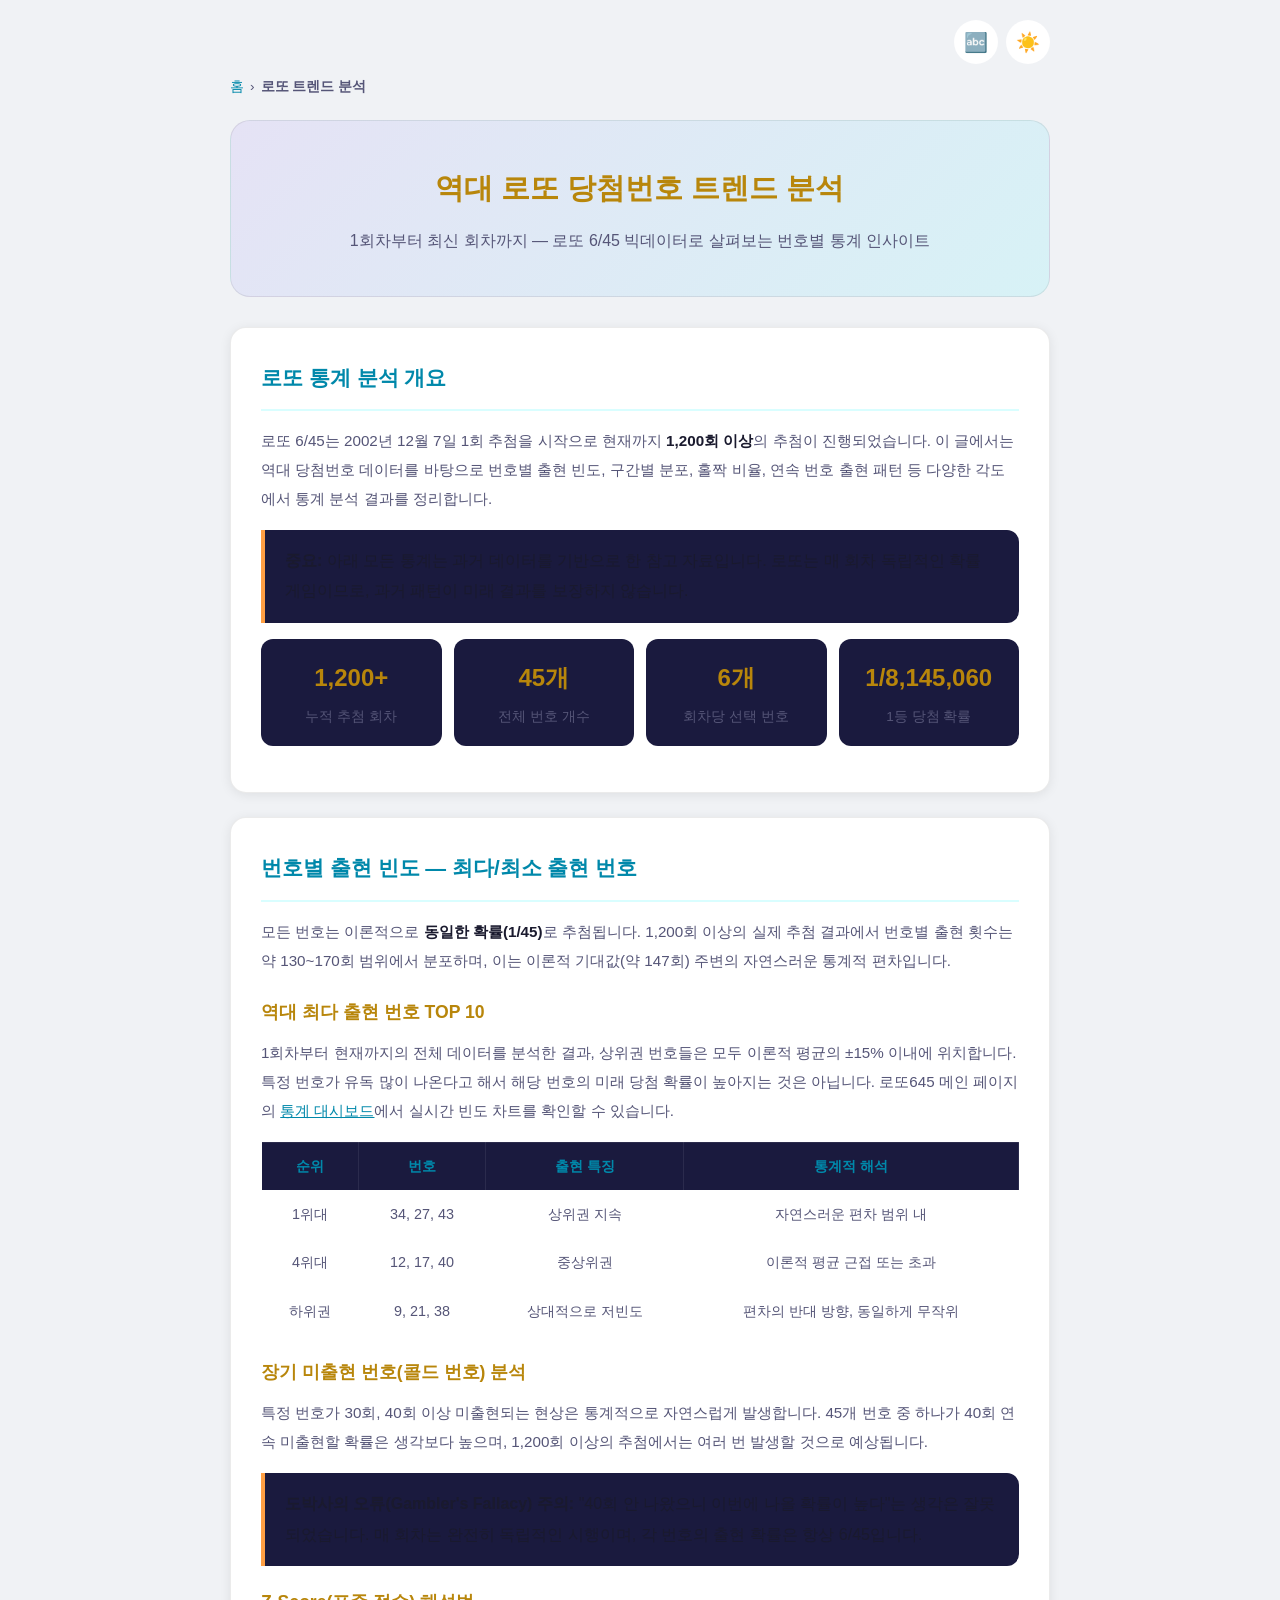
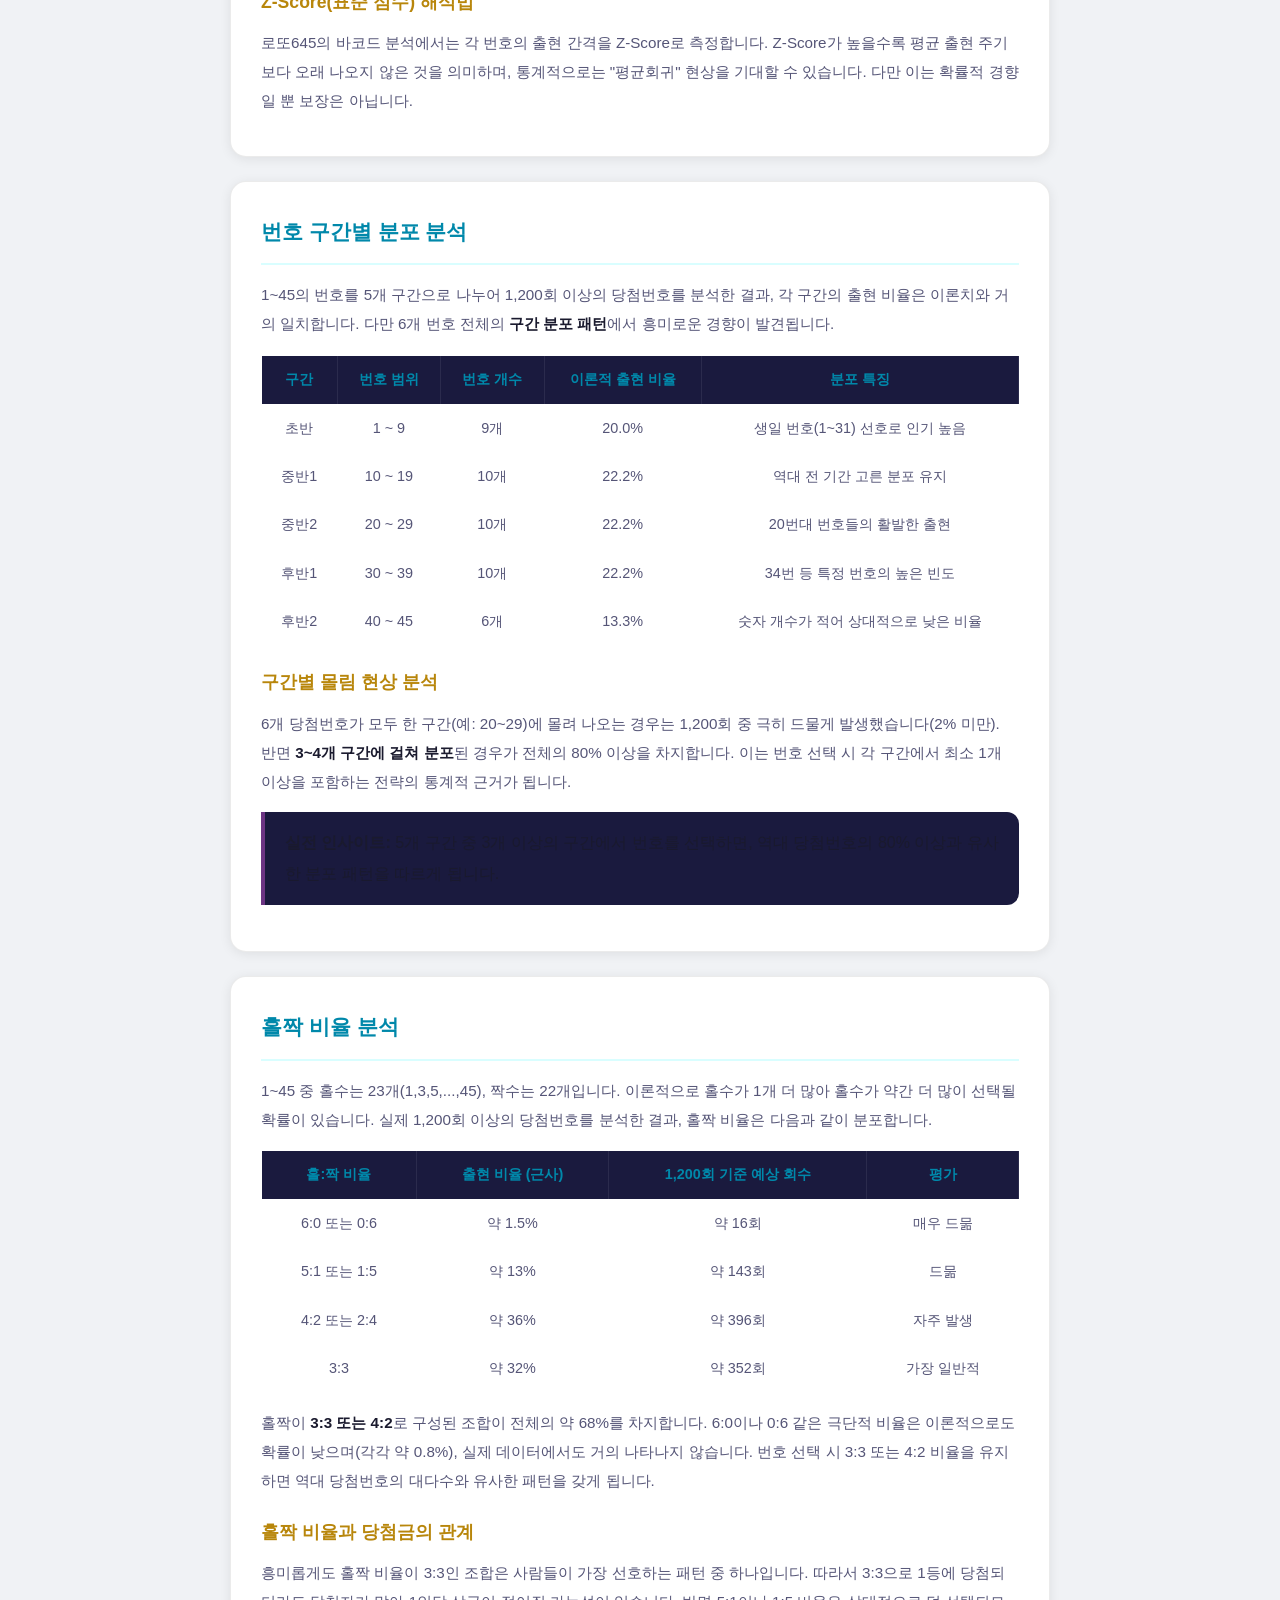
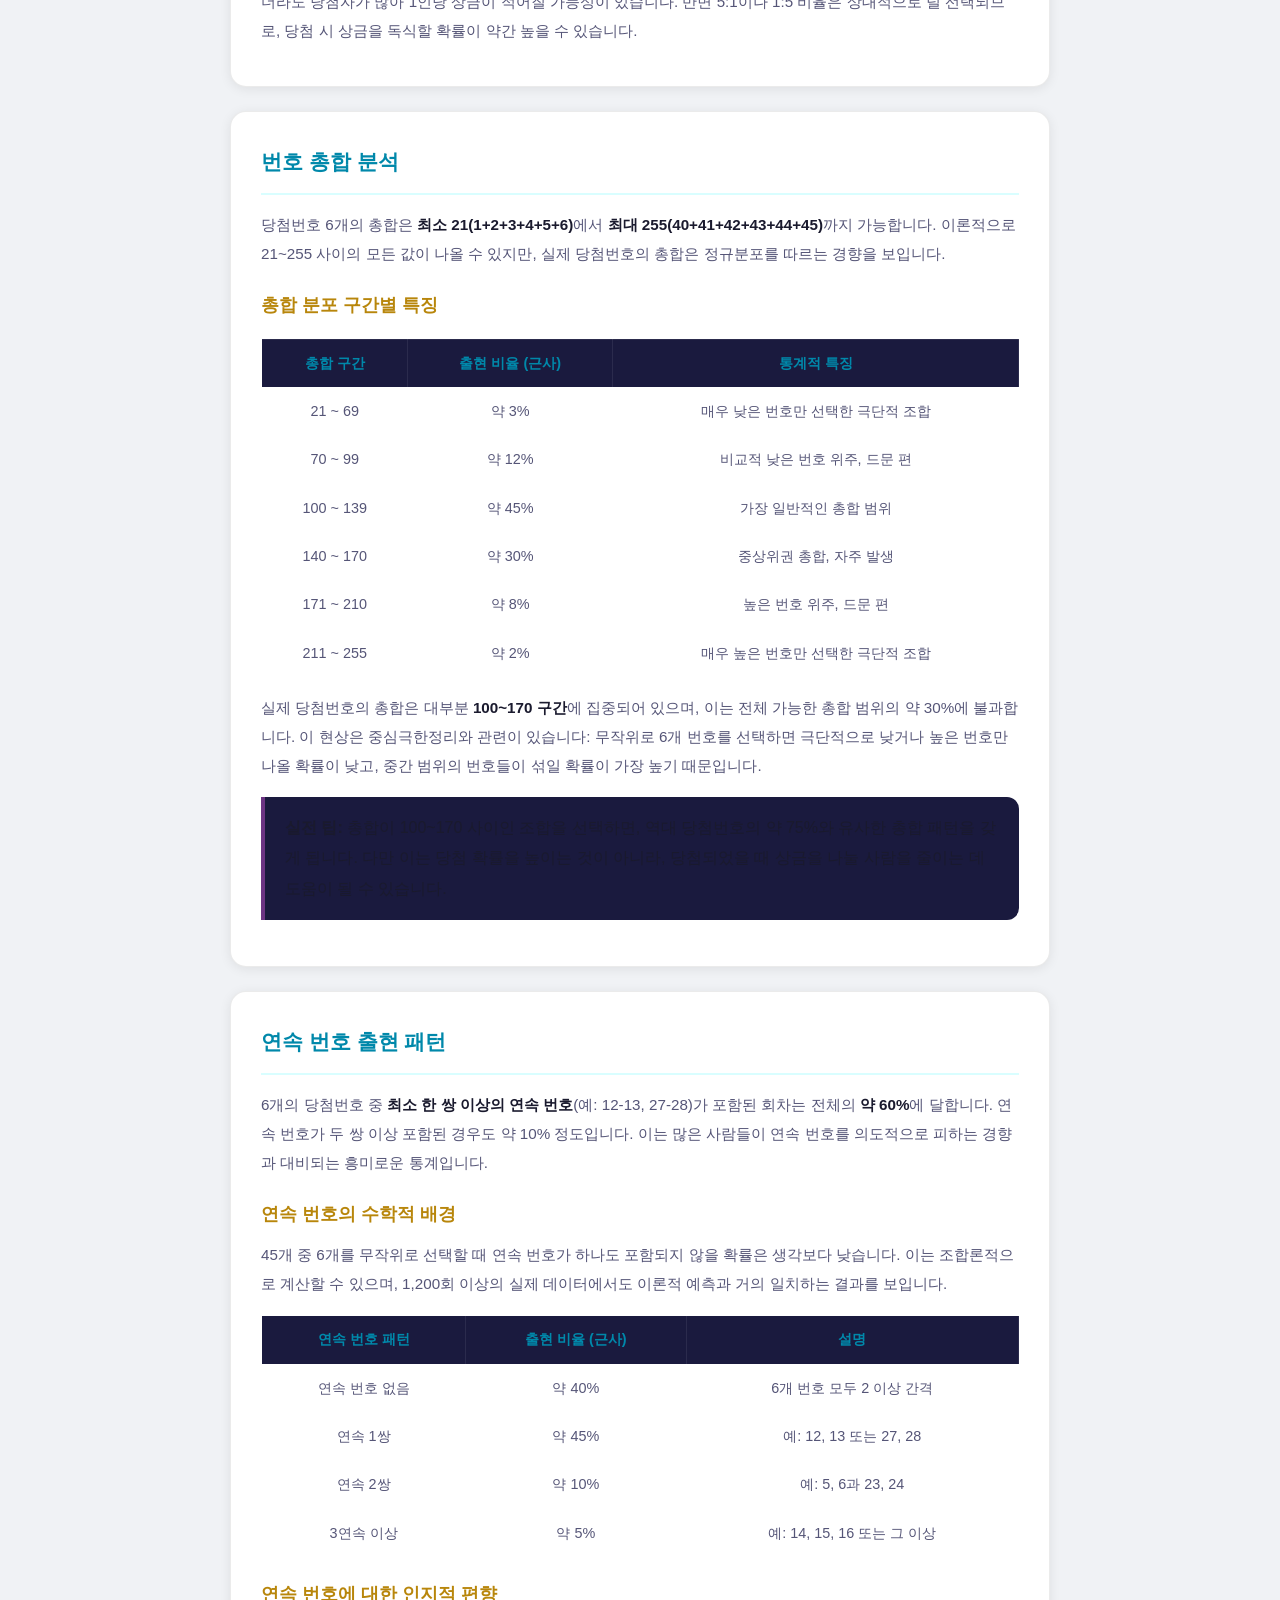
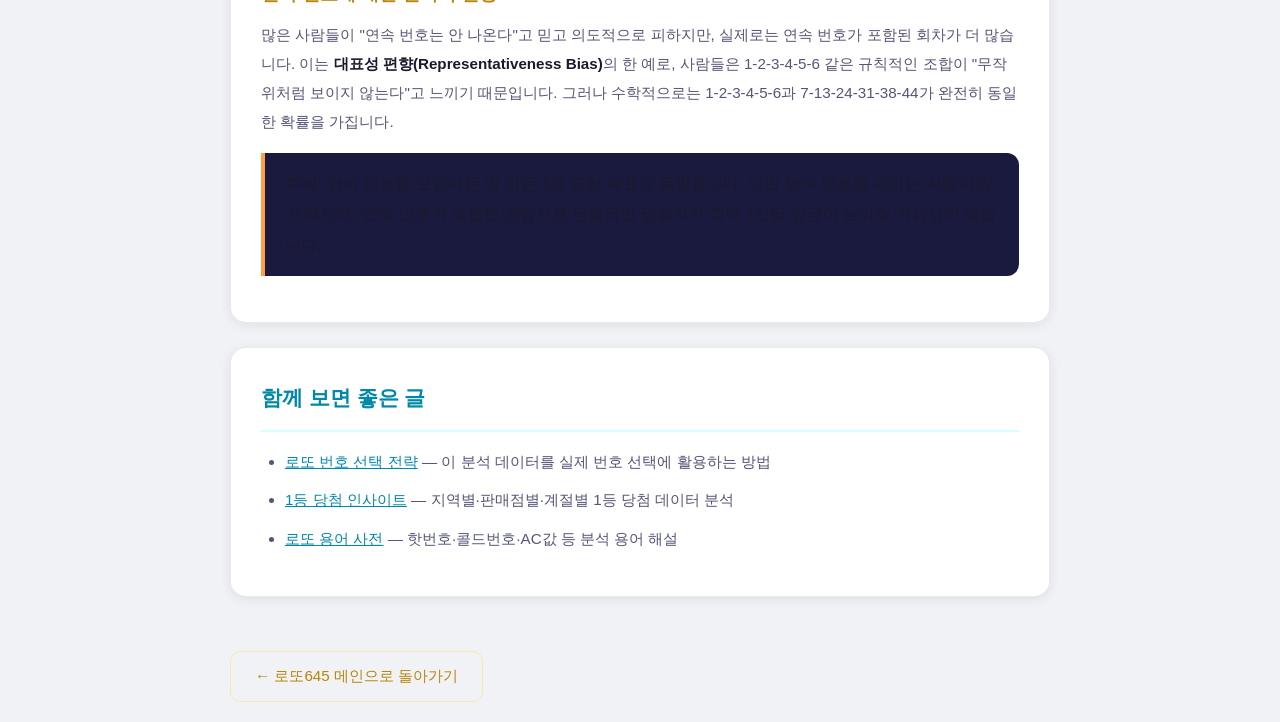
<file: analysis.html>
<!DOCTYPE html>
<html lang="ko">
<head>
    <meta charset="UTF-8">
    <meta http-equiv="Content-Security-Policy" content="default-src 'self'; script-src 'self' 'unsafe-inline'; style-src 'self' 'unsafe-inline' https://fonts.googleapis.com; font-src 'self' https://fonts.gstatic.com; img-src 'self' data:; connect-src 'self'">
    <meta name="viewport" content="width=device-width, initial-scale=1.0">
    <link rel="icon" href="icon-192.png">
    <link rel="apple-touch-icon" href="icon-192.png">
    <link rel="manifest" href="manifest.json">
    <meta name="theme-color" content="#0a0a1a">
    <meta property="og:image" content="https://123lotto.co.kr/logo-og.png">
    <meta property="og:image:width" content="1200">
    <meta property="og:image:height" content="630">
    <meta name="twitter:card" content="summary_large_image">
    <meta name="twitter:image" content="https://123lotto.co.kr/logo-og.png">
    <title>역대 로또 당첨번호 트렌드 분석 — 최다 출현 번호, 구간별 분포, 패턴 인사이트 | 로또645</title>
    <meta name="description" content="로또 6/45 역대 당첨번호 빅데이터 분석. 가장 많이 나온 번호, 구간별 분포 통계, 장기 미출현 번호, 홀짝 비율, 번호대별 출현 패턴을 정리했습니다.">
    <meta name="keywords" content="로또 분석, 로또 통계, 로또 번호 빈도, 로또 핫번호, 로또 콜드번호, 로또 패턴, 로또 빅데이터, 로또645">
    <meta name="robots" content="index, follow, max-snippet:-1">
    <link rel="canonical" href="https://123lotto.co.kr/analysis.html">
    <meta property="og:title" content="역대 로또 당첨번호 트렌드 분석 — 최다 출현 번호, 구간별 분포">
    <meta property="og:description" content="로또 6/45 역대 당첨번호 빅데이터 분석. 최다 출현 번호, 홀짝 비율, 번호대별 패턴을 확인하세요.">
    <meta property="og:url" content="https://123lotto.co.kr/analysis.html">
    <meta property="og:type" content="article">
    <meta property="og:site_name" content="로또645">
    <meta property="og:locale" content="ko_KR">
    <meta name="twitter:card" content="summary_large_image">
    <meta name="twitter:title" content="역대 로또 당첨번호 트렌드 분석">
    <meta name="twitter:description" content="로또 6/45 빅데이터 분석. 최다 출현 번호, 홀짝 비율, 패턴 인사이트.">
    <meta name="theme-color" content="#0a0a1a">
    <script type="application/ld+json">
    {
      "@context": "https://schema.org",
      "@type": "Article",
      "headline": "역대 로또 당첨번호 트렌드 분석 — 최다 출현 번호, 구간별 분포, 패턴 인사이트",
      "description": "로또 6/45 역대 당첨번호 데이터를 바탕으로 번호 출현 빈도, 구간별 분포, 홀짝 비율, 장기 미출현 번호 등 다양한 통계 인사이트를 제공합니다.",
      "author": { "@type": "Organization", "name": "로또645" },
      "publisher": { "@type": "Organization", "name": "로또645", "url": "https://123lotto.co.kr" },
      "datePublished": "2026-05-21",
      "dateModified": "2026-05-21",
      "inLanguage": "ko",
      "mainEntityOfPage": { "@type": "WebPage", "@id": "https://123lotto.co.kr/analysis.html" }
    }
    </script>
    <script type="application/ld+json">
    {
      "@context": "https://schema.org",
      "@type": "BreadcrumbList",
      "itemListElement": [
        { "@type": "ListItem", "position": 1, "name": "홈", "item": "https://123lotto.co.kr/" },
        { "@type": "ListItem", "position": 2, "name": "로또 트렌드 분석", "item": "https://123lotto.co.kr/analysis.html" }
      ]
    }
    </script>
    <link href="https://fonts.googleapis.com/css2?family=Noto+Sans+KR:wght@400;500;700;900&display=swap" rel="stylesheet">
    <link rel="stylesheet" href="style.css?v=3">
    <style>
        :root { --bg-card2: #1a1a3e; --accent-green: #4caf84; --accent-orange: #ff9f43; }
        * { margin:0; padding:0; box-sizing:border-box; }
        body { color: var(--text-primary); line-height: 1.9; }
        .container { max-width: 860px; margin: 0 auto; padding: 20px; }
        .header { background: linear-gradient(135deg, rgba(139,92,246,0.1), rgba(0,245,255,0.1)); border: 1px solid rgba(255,255,255,0.08); border-radius: 20px; padding: 40px 30px; text-align: center; margin-bottom: 30px; }
        .header h1 { font-size: 1.8rem; color: var(--accent-gold); margin-bottom: 10px; }
        .header p { color: var(--text-secondary); font-size: 1rem; }
        .card { background: var(--bg-card); border-radius: 16px; padding: 30px; margin-bottom: 24px; border: 1px solid rgba(255,255,255,0.06); }
        .card h2 { font-size: 1.3rem; color: var(--accent-cyan); margin-bottom: 16px; padding-bottom: 12px; border-bottom: 2px solid rgba(0,245,255,0.15); }
        .card h3 { font-size: 1.1rem; color: var(--accent-gold); margin: 20px 0 10px; }
        .card p, .card li { color: var(--text-secondary); font-size: 0.95rem; margin-bottom: 10px; }
        .card ul, .card ol { padding-left: 24px; margin-bottom: 12px; }
        .card strong { color: var(--text-primary); }
        .highlight-box { background: var(--bg-card2); border-left: 4px solid var(--accent-purple); border-radius: 0 12px 12px 0; padding: 16px 20px; margin: 16px 0; }
        .highlight-box.warn { border-left-color: var(--accent-orange); }
        .table-wrap { overflow-x: auto; margin: 16px 0; }
        table { width: 100%; border-collapse: collapse; font-size: 0.9rem; }
        th { background: var(--bg-card2); color: var(--accent-cyan); padding: 10px 14px; text-align: center; border: 1px solid rgba(255,255,255,0.08); }
        td { color: var(--text-secondary); padding: 10px 14px; text-align: center; border: 1px solid rgba(255,255,255,0.08); }
        .stat-grid { display: grid; grid-template-columns: repeat(auto-fit, minmax(180px, 1fr)); gap: 12px; margin: 16px 0; }
        .stat-item { background: var(--bg-card2); border-radius: 12px; padding: 16px; text-align: center; }
        .stat-item .num { font-size: 1.5rem; font-weight: 900; color: var(--accent-gold); }
        .stat-item .label { font-size: 0.85rem; color: var(--text-secondary); margin-top: 4px; }
        .back-link { display: inline-block; margin-top: 30px; color: var(--accent-gold); text-decoration: none; font-size: 0.95rem; padding: 10px 24px; border: 1px solid rgba(255,215,0,0.3); border-radius: 10px; transition: all 0.2s; }
        .back-link:hover { background: rgba(255,215,0,0.08); }
        .breadcrumb { color: var(--text-secondary); font-size: 0.85rem; margin-bottom: 20px; }
        .breadcrumb a { color: var(--accent-cyan); text-decoration: none; }
        .breadcrumb span { margin: 0 6px; }
        /* 테마 보정 */
        [data-theme="light"] .card { background: var(--bg-card); border-color: rgba(0,0,0,0.08); }
        [data-theme="light"] .back-link { color: var(--accent-gold); }
        [data-theme="light"] .breadcrumb a { color: var(--accent-cyan); }
        [data-theme="light"] .header { border-color: rgba(0,0,0,0.08); }
    </style>
</head>
<body>
<div class="container">
    <div style="display:flex;justify-content:flex-end;gap:8px;position:relative;margin-bottom:10px;">
        <button id="fontBtn" onclick="toggleFontMenu(event)" style="width:44px;height:44px;border-radius:50%;border:1px solid rgba(255,255,255,0.2);background:var(--bg-card);color:var(--text-primary);font-size:1.2rem;cursor:pointer;display:flex;align-items:center;justify-content:center;" aria-label="글꼴 변경" aria-expanded="false">🔤</button>
        <button id="themeBtn" onclick="cycleTheme()" style="width:44px;height:44px;border-radius:50%;border:1px solid rgba(255,255,255,0.2);background:var(--bg-card);color:var(--text-primary);font-size:1.2rem;cursor:pointer;display:flex;align-items:center;justify-content:center;" aria-label="테마 변경">🌑</button>
    </div>
    <nav class="breadcrumb" aria-label="breadcrumb">
        <a href="/">홈</a><span>›</span><strong>로또 트렌드 분석</strong>
    </nav>

    <div class="header">
        <h1>역대 로또 당첨번호 트렌드 분석</h1>
        <p>1회차부터 최신 회차까지 — 로또 6/45 빅데이터로 살펴보는 번호별 통계 인사이트</p>
    </div>

    <div class="card">
        <h2>로또 통계 분석 개요</h2>
        <p>로또 6/45는 2002년 12월 7일 1회 추첨을 시작으로 현재까지 <strong>1,200회 이상</strong>의 추첨이 진행되었습니다. 이 글에서는 역대 당첨번호 데이터를 바탕으로 번호별 출현 빈도, 구간별 분포, 홀짝 비율, 연속 번호 출현 패턴 등 다양한 각도에서 통계 분석 결과를 정리합니다.</p>
        <div class="highlight-box warn">
            <strong>중요:</strong> 아래 모든 통계는 과거 데이터를 기반으로 한 참고 자료입니다. 로또는 매 회차 독립적인 확률 게임이므로, 과거 패턴이 미래 결과를 보장하지 않습니다.
        </div>
        <div class="stat-grid">
            <div class="stat-item"><div class="num">1,200+</div><div class="label">누적 추첨 회차</div></div>
            <div class="stat-item"><div class="num">45개</div><div class="label">전체 번호 개수</div></div>
            <div class="stat-item"><div class="num">6개</div><div class="label">회차당 선택 번호</div></div>
            <div class="stat-item"><div class="num">1/8,145,060</div><div class="label">1등 당첨 확률</div></div>
        </div>
    </div>

    <div class="card">
        <h2>번호별 출현 빈도 — 최다/최소 출현 번호</h2>
        <p>모든 번호는 이론적으로 <strong>동일한 확률(1/45)</strong>로 추첨됩니다. 1,200회 이상의 실제 추첨 결과에서 번호별 출현 횟수는 약 130~170회 범위에서 분포하며, 이는 이론적 기대값(약 147회) 주변의 자연스러운 통계적 편차입니다.</p>
        <h3>역대 최다 출현 번호 TOP 10</h3>
        <p>1회차부터 현재까지의 전체 데이터를 분석한 결과, 상위권 번호들은 모두 이론적 평균의 ±15% 이내에 위치합니다. 특정 번호가 유독 많이 나온다고 해서 해당 번호의 미래 당첨 확률이 높아지는 것은 아닙니다. 로또645 메인 페이지의 <a href="/" style="color:var(--accent-cyan);">통계 대시보드</a>에서 실시간 빈도 차트를 확인할 수 있습니다.</p>
        <div class="table-wrap">
            <table>
                <thead>
                    <tr><th>순위</th><th>번호</th><th>출현 특징</th><th>통계적 해석</th></tr>
                </thead>
                <tbody>
                    <tr><td>1위대</td><td>34, 27, 43</td><td>상위권 지속</td><td>자연스러운 편차 범위 내</td></tr>
                    <tr><td>4위대</td><td>12, 17, 40</td><td>중상위권</td><td>이론적 평균 근접 또는 초과</td></tr>
                    <tr><td>하위권</td><td>9, 21, 38</td><td>상대적으로 저빈도</td><td>편차의 반대 방향, 동일하게 무작위</td></tr>
                </tbody>
            </table>
        </div>
        <h3>장기 미출현 번호(콜드 번호) 분석</h3>
        <p>특정 번호가 30회, 40회 이상 미출현되는 현상은 통계적으로 자연스럽게 발생합니다. 45개 번호 중 하나가 40회 연속 미출현할 확률은 생각보다 높으며, 1,200회 이상의 추첨에서는 여러 번 발생할 것으로 예상됩니다.</p>
        <div class="highlight-box warn">
            <strong>도박사의 오류(Gambler's Fallacy) 주의:</strong> "40회 안 나왔으니 이번에 나올 확률이 높다"는 생각은 잘못되었습니다. 매 회차는 완전히 독립적인 시행이며, 각 번호의 출현 확률은 항상 6/45입니다.
        </div>
        <h3>Z-Score(표준 점수) 해석법</h3>
        <p>로또645의 바코드 분석에서는 각 번호의 출현 간격을 Z-Score로 측정합니다. Z-Score가 높을수록 평균 출현 주기보다 오래 나오지 않은 것을 의미하며, 통계적으로는 "평균회귀" 현상을 기대할 수 있습니다. 다만 이는 확률적 경향일 뿐 보장은 아닙니다.</p>
    </div>

    <div class="card">
        <h2>번호 구간별 분포 분석</h2>
        <p>1~45의 번호를 5개 구간으로 나누어 1,200회 이상의 당첨번호를 분석한 결과, 각 구간의 출현 비율은 이론치와 거의 일치합니다. 다만 6개 번호 전체의 <strong>구간 분포 패턴</strong>에서 흥미로운 경향이 발견됩니다.</p>
        <div class="table-wrap">
            <table>
                <thead>
                    <tr><th>구간</th><th>번호 범위</th><th>번호 개수</th><th>이론적 출현 비율</th><th>분포 특징</th></tr>
                </thead>
                <tbody>
                    <tr><td>초반</td><td>1 ~ 9</td><td>9개</td><td>20.0%</td><td>생일 번호(1~31) 선호로 인기 높음</td></tr>
                    <tr><td>중반1</td><td>10 ~ 19</td><td>10개</td><td>22.2%</td><td>역대 전 기간 고른 분포 유지</td></tr>
                    <tr><td>중반2</td><td>20 ~ 29</td><td>10개</td><td>22.2%</td><td>20번대 번호들의 활발한 출현</td></tr>
                    <tr><td>후반1</td><td>30 ~ 39</td><td>10개</td><td>22.2%</td><td>34번 등 특정 번호의 높은 빈도</td></tr>
                    <tr><td>후반2</td><td>40 ~ 45</td><td>6개</td><td>13.3%</td><td>숫자 개수가 적어 상대적으로 낮은 비율</td></tr>
                </tbody>
            </table>
        </div>
        <h3>구간별 몰림 현상 분석</h3>
        <p>6개 당첨번호가 모두 한 구간(예: 20~29)에 몰려 나오는 경우는 1,200회 중 극히 드물게 발생했습니다(2% 미만). 반면 <strong>3~4개 구간에 걸쳐 분포</strong>된 경우가 전체의 80% 이상을 차지합니다. 이는 번호 선택 시 각 구간에서 최소 1개 이상을 포함하는 전략의 통계적 근거가 됩니다.</p>
        <div class="highlight-box info">
            <strong>실전 인사이트:</strong> 5개 구간 중 3개 이상의 구간에서 번호를 선택하면, 역대 당첨번호의 80% 이상과 유사한 분포 패턴을 따르게 됩니다.
        </div>
    </div>

    <div class="card">
        <h2>홀짝 비율 분석</h2>
        <p>1~45 중 홀수는 23개(1,3,5,...,45), 짝수는 22개입니다. 이론적으로 홀수가 1개 더 많아 홀수가 약간 더 많이 선택될 확률이 있습니다. 실제 1,200회 이상의 당첨번호를 분석한 결과, 홀짝 비율은 다음과 같이 분포합니다.</p>
        <div class="table-wrap">
            <table>
                <thead>
                    <tr><th>홀:짝 비율</th><th>출현 비율 (근사)</th><th>1,200회 기준 예상 회수</th><th>평가</th></tr>
                </thead>
                <tbody>
                    <tr><td>6:0 또는 0:6</td><td>약 1.5%</td><td>약 16회</td><td>매우 드묾</td></tr>
                    <tr><td>5:1 또는 1:5</td><td>약 13%</td><td>약 143회</td><td>드묾</td></tr>
                    <tr><td>4:2 또는 2:4</td><td>약 36%</td><td>약 396회</td><td>자주 발생</td></tr>
                    <tr><td>3:3</td><td>약 32%</td><td>약 352회</td><td>가장 일반적</td></tr>
                </tbody>
            </table>
        </div>
        <p>홀짝이 <strong>3:3 또는 4:2</strong>로 구성된 조합이 전체의 약 68%를 차지합니다. 6:0이나 0:6 같은 극단적 비율은 이론적으로도 확률이 낮으며(각각 약 0.8%), 실제 데이터에서도 거의 나타나지 않습니다. 번호 선택 시 3:3 또는 4:2 비율을 유지하면 역대 당첨번호의 대다수와 유사한 패턴을 갖게 됩니다.</p>
        <h3>홀짝 비율과 당첨금의 관계</h3>
        <p>흥미롭게도 홀짝 비율이 3:3인 조합은 사람들이 가장 선호하는 패턴 중 하나입니다. 따라서 3:3으로 1등에 당첨되더라도 당첨자가 많아 1인당 상금이 적어질 가능성이 있습니다. 반면 5:1이나 1:5 비율은 상대적으로 덜 선택되므로, 당첨 시 상금을 독식할 확률이 약간 높을 수 있습니다.</p>
    </div>

    <div class="card">
        <h2>번호 총합 분석</h2>
        <p>당첨번호 6개의 총합은 <strong>최소 21(1+2+3+4+5+6)</strong>에서 <strong>최대 255(40+41+42+43+44+45)</strong>까지 가능합니다. 이론적으로 21~255 사이의 모든 값이 나올 수 있지만, 실제 당첨번호의 총합은 정규분포를 따르는 경향을 보입니다.</p>
        <h3>총합 분포 구간별 특징</h3>
        <div class="table-wrap">
            <table>
                <thead>
                    <tr><th>총합 구간</th><th>출현 비율 (근사)</th><th>통계적 특징</th></tr>
                </thead>
                <tbody>
                    <tr><td>21 ~ 69</td><td>약 3%</td><td>매우 낮은 번호만 선택한 극단적 조합</td></tr>
                    <tr><td>70 ~ 99</td><td>약 12%</td><td>비교적 낮은 번호 위주, 드문 편</td></tr>
                    <tr><td>100 ~ 139</td><td>약 45%</td><td>가장 일반적인 총합 범위</td></tr>
                    <tr><td>140 ~ 170</td><td>약 30%</td><td>중상위권 총합, 자주 발생</td></tr>
                    <tr><td>171 ~ 210</td><td>약 8%</td><td>높은 번호 위주, 드문 편</td></tr>
                    <tr><td>211 ~ 255</td><td>약 2%</td><td>매우 높은 번호만 선택한 극단적 조합</td></tr>
                </tbody>
            </table>
        </div>
        <p>실제 당첨번호의 총합은 대부분 <strong>100~170 구간</strong>에 집중되어 있으며, 이는 전체 가능한 총합 범위의 약 30%에 불과합니다. 이 현상은 중심극한정리와 관련이 있습니다: 무작위로 6개 번호를 선택하면 극단적으로 낮거나 높은 번호만 나올 확률이 낮고, 중간 범위의 번호들이 섞일 확률이 가장 높기 때문입니다.</p>
        <div class="highlight-box info">
            <strong>실전 팁:</strong> 총합이 100~170 사이인 조합을 선택하면, 역대 당첨번호의 약 75%와 유사한 총합 패턴을 갖게 됩니다. 다만 이는 당첨 확률을 높이는 것이 아니라, 당첨되었을 때 상금을 나눌 사람을 줄이는 데 도움이 될 수 있습니다.
        </div>
    </div>

    <div class="card">
        <h2>연속 번호 출현 패턴</h2>
        <p>6개의 당첨번호 중 <strong>최소 한 쌍 이상의 연속 번호</strong>(예: 12-13, 27-28)가 포함된 회차는 전체의 <strong>약 60%</strong>에 달합니다. 연속 번호가 두 쌍 이상 포함된 경우도 약 10% 정도입니다. 이는 많은 사람들이 연속 번호를 의도적으로 피하는 경향과 대비되는 흥미로운 통계입니다.</p>
        <h3>연속 번호의 수학적 배경</h3>
        <p>45개 중 6개를 무작위로 선택할 때 연속 번호가 하나도 포함되지 않을 확률은 생각보다 낮습니다. 이는 조합론적으로 계산할 수 있으며, 1,200회 이상의 실제 데이터에서도 이론적 예측과 거의 일치하는 결과를 보입니다.</p>
        <div class="table-wrap">
            <table>
                <thead>
                    <tr><th>연속 번호 패턴</th><th>출현 비율 (근사)</th><th>설명</th></tr>
                </thead>
                <tbody>
                    <tr><td>연속 번호 없음</td><td>약 40%</td><td>6개 번호 모두 2 이상 간격</td></tr>
                    <tr><td>연속 1쌍</td><td>약 45%</td><td>예: 12, 13 또는 27, 28</td></tr>
                    <tr><td>연속 2쌍</td><td>약 10%</td><td>예: 5, 6과 23, 24</td></tr>
                    <tr><td>3연속 이상</td><td>약 5%</td><td>예: 14, 15, 16 또는 그 이상</td></tr>
                </tbody>
            </table>
        </div>
        <h3>연속 번호에 대한 인지적 편향</h3>
        <p>많은 사람들이 "연속 번호는 안 나온다"고 믿고 의도적으로 피하지만, 실제로는 연속 번호가 포함된 회차가 더 많습니다. 이는 <strong>대표성 편향(Representativeness Bias)</strong>의 한 예로, 사람들은 1-2-3-4-5-6 같은 규칙적인 조합이 "무작위처럼 보이지 않는다"고 느끼기 때문입니다. 그러나 수학적으로는 1-2-3-4-5-6과 7-13-24-31-38-44가 완전히 동일한 확률을 가집니다.</p>
        <div class="highlight-box warn">
            <strong>주의:</strong> 연속 번호를 포함하든 안 하든 1등 당첨 확률은 동일합니다. 다만 연속 번호를 피하는 사람이 많기 때문에, 연속 번호가 포함된 조합으로 당첨되면 당첨자가 적어 1인당 상금이 높아질 가능성이 있습니다.
        </div>
    </div>

    <div class="card">
        <h2>함께 보면 좋은 글</h2>
        <ul>
            <li><a href="strategy.html" style="color:var(--accent-cyan);">로또 번호 선택 전략</a> — 이 분석 데이터를 실제 번호 선택에 활용하는 방법</li>
            <li><a href="winners.html" style="color:var(--accent-cyan);">1등 당첨 인사이트</a> — 지역별·판매점별·계절별 1등 당첨 데이터 분석</li>
            <li><a href="terms.html" style="color:var(--accent-cyan);">로또 용어 사전</a> — 핫번호·콜드번호·AC값 등 분석 용어 해설</li>
        </ul>
    </div>

    <a href="/" class="back-link">← 로또645 메인으로 돌아가기</a>
</div>
<script>
(function(){
    const THEMES=['dark','light','ocean','forest','sunset','neon','coffee'];
    const ICONS={dark:'🌑',light:'☀️',ocean:'🌊',forest:'🌿',sunset:'🌅',neon:'⚡',coffee:'☕'};
    window.cycleTheme=function(){
        const cur=document.documentElement.getAttribute('data-theme')||'dark';
        const next=THEMES[(THEMES.indexOf(cur)+1)%THEMES.length];
        document.documentElement.setAttribute('data-theme',next);
        try{localStorage.setItem('lotto-theme',next);}catch(e){}
        const btn=document.getElementById('themeBtn');
        if(btn)btn.textContent=ICONS[next]||'🌑';
        const meta=document.querySelector('meta[name="theme-color"]');
        if(meta){
            const c={dark:'#0a0a1a',light:'#f0f2f5',ocean:'#0a1628',forest:'#0a1a0f',sunset:'#1a0f0a',neon:'#050505',coffee:'#1c1410'};
            meta.content=c[next]||'#0a0a1a';
        }
    };
    let saved;
    try{saved=localStorage.getItem('lotto-theme');}catch(e){saved=null;}
    if(!saved||!THEMES.includes(saved)){
        saved=window.matchMedia('(prefers-color-scheme: light)').matches?'light':'dark';
    }
    document.documentElement.setAttribute('data-theme',saved);
    const btn=document.getElementById('themeBtn');
    if(btn)btn.textContent=ICONS[saved]||'🌑';
    // 글꼴
    const FONT_OPTS={'Noto Sans KR':"'Noto Sans KR', sans-serif",'Noto Serif KR':"'Noto Serif KR', serif",'Nanum Gothic':"'Nanum Gothic', sans-serif",'Nanum Myeongjo':"'Nanum Myeongjo', serif",'IBM Plex Sans KR':"'IBM Plex Sans KR', sans-serif",'Gothic A1':"'Gothic A1', sans-serif",'Dongle':"'Dongle', sans-serif",'Sunflower':"'Sunflower', sans-serif",'Do Hyeon':"'Do Hyeon', sans-serif",'Jua':"'Jua', sans-serif",'Nanum Pen Script':"'Nanum Pen Script', cursive",'Hi Melody':"'Hi Melody', cursive",'Yeon Sung':"'Yeon Sung', cursive",'Black Han Sans':"'Black Han Sans', sans-serif",'Gowun Dodum':"'Gowun Dodum', sans-serif"};
    const FONT_LABS={'Noto Sans KR':'Noto Sans KR','Noto Serif KR':'Noto Serif KR','Nanum Gothic':'나눔고딕','Nanum Myeongjo':'나눔명조','IBM Plex Sans KR':'IBM Plex Sans KR','Gothic A1':'고딕 A1','Dongle':'동글','Sunflower':'해바라기','Do Hyeon':'도현','Jua':'주아','Nanum Pen Script':'나눔손글씨','Hi Melody':'Hi Melody','Yeon Sung':'연성','Black Han Sans':'검은고딕','Gowun Dodum':'고운돋움'};
    const FONT_ORD=['Noto Sans KR','Noto Serif KR','Nanum Gothic','Nanum Myeongjo','IBM Plex Sans KR','Gothic A1','Dongle','Sunflower','Do Hyeon','Jua','Nanum Pen Script','Hi Melody','Yeon Sung','Black Han Sans','Gowun Dodum'];
    const FONT_WG={'Noto Sans KR':'wght@300;400;500;700;900','Noto Serif KR':'wght@400;500;700;900','Nanum Gothic':'wght@400;700;800','Nanum Myeongjo':'wght@400;700;800','IBM Plex Sans KR':'wght@400;500;700','Gothic A1':'wght@400;500;700;900','Dongle':'wght@300;400;700','Sunflower':'wght@300;500;700'};
    const LOADED=new Set(['Noto Sans KR','Noto Serif KR']);
    function loadGF(name){if(LOADED.has(name))return;LOADED.add(name);const fam=name.replace(/ /g,'+');const w=FONT_WG[name]||'';const href='https://fonts.googleapis.com/css2?family='+fam+(w?':'+w:'')+'&display=swap';const link=document.createElement('link');link.rel='stylesheet';link.href=href;document.head.appendChild(link);}
    function setFont(name){loadGF(name);document.body.style.fontFamily=FONT_OPTS[name]||FONT_OPTS['Noto Sans KR'];try{localStorage.setItem('lotto-font',name);}catch(e){}}
    function curFont(){let n;try{n=localStorage.getItem('lotto-font');}catch(e){n=null;}return n&&FONT_OPTS[n]?n:'Noto Sans KR';}
    window.toggleFontMenu=function(e){e.stopPropagation();let p=document.getElementById('fontPopup');if(!p){p=document.createElement('div');p.id='fontPopup';p.className='font-popup';document.getElementById('fontBtn').parentElement.appendChild(p);buildFP(p);}const open=p.classList.toggle('open');const b=document.getElementById('fontBtn');if(b)b.setAttribute('aria-expanded',String(open));document.removeEventListener('click',closeFP);document.removeEventListener('keydown',fpKey);if(open){buildFP(p);document.addEventListener('click',closeFP);document.addEventListener('keydown',fpKey);}};
    function fpKey(e){if(e.key==='Escape'){const p=document.getElementById('fontPopup');const b=document.getElementById('fontBtn');if(p)p.classList.remove('open');if(b){b.setAttribute('aria-expanded','false');b.focus();}document.removeEventListener('click',closeFP);document.removeEventListener('keydown',fpKey);}}
    function closeFP(e){const p=document.getElementById('fontPopup');const b=document.getElementById('fontBtn');if(p&&!p.contains(e.target)&&e.target!==b){p.classList.remove('open');b.setAttribute('aria-expanded','false');document.removeEventListener('click',closeFP);document.removeEventListener('keydown',fpKey);b.focus();}}
    function buildFP(popup){const c=curFont();popup.innerHTML=FONT_ORD.map(f=>{const a=f===c?' active':'';const fs=FONT_OPTS[f];return '<button class="font-popup-item'+a+'" style="font-family:'+fs+'" onclick="event.stopPropagation();selFont(\''+f+'\')">'+FONT_LABS[f]+'<span class="font-preview" style="font-family:'+fs+'">1234567890 가나다ABC</span></button>';}).join('');}
    window.selFont=function(name){setFont(name);const p=document.getElementById('fontPopup');const b=document.getElementById('fontBtn');if(p)p.classList.remove('open');if(b)b.setAttribute('aria-expanded','false');document.removeEventListener('click',closeFP);document.removeEventListener('keydown',fpKey);if(b)b.focus();};
    const cf=curFont();loadGF(cf);document.body.style.fontFamily=FONT_OPTS[cf];
})();
</script>
</body>
</html>
</file>
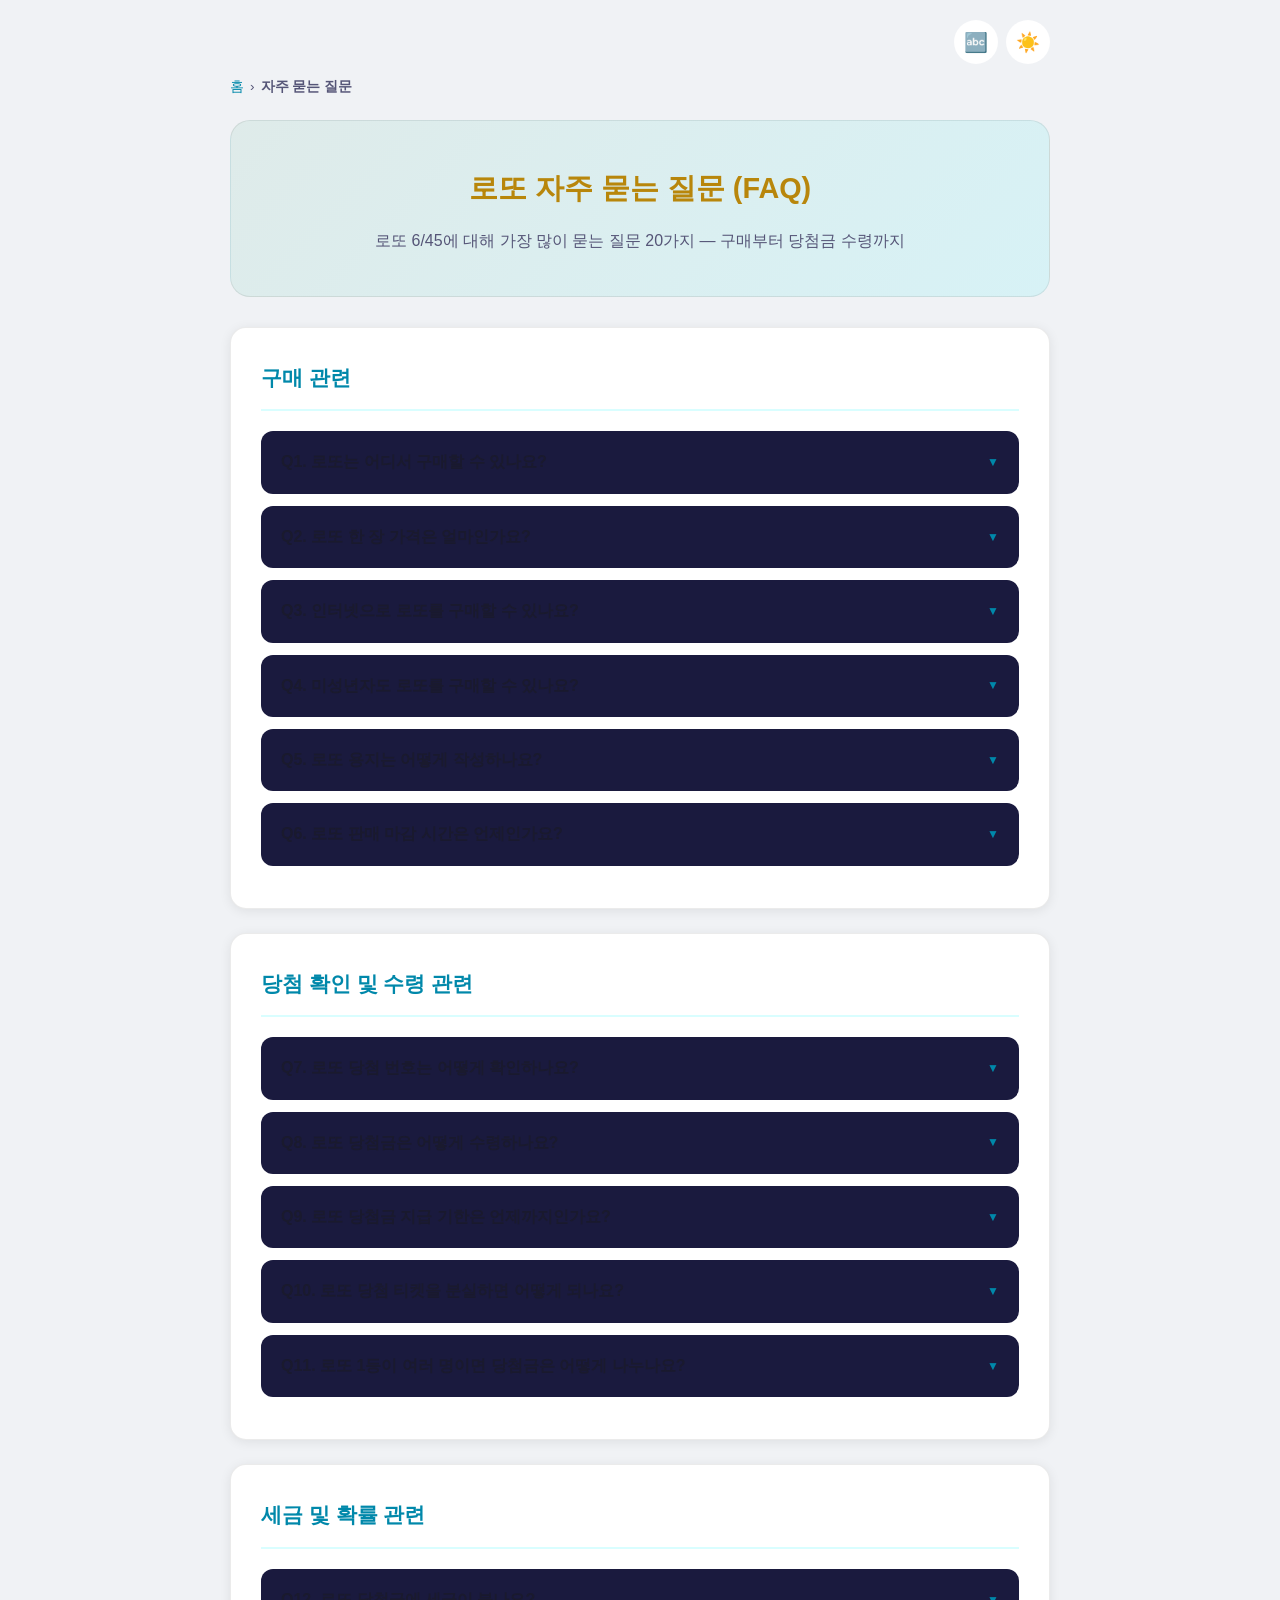
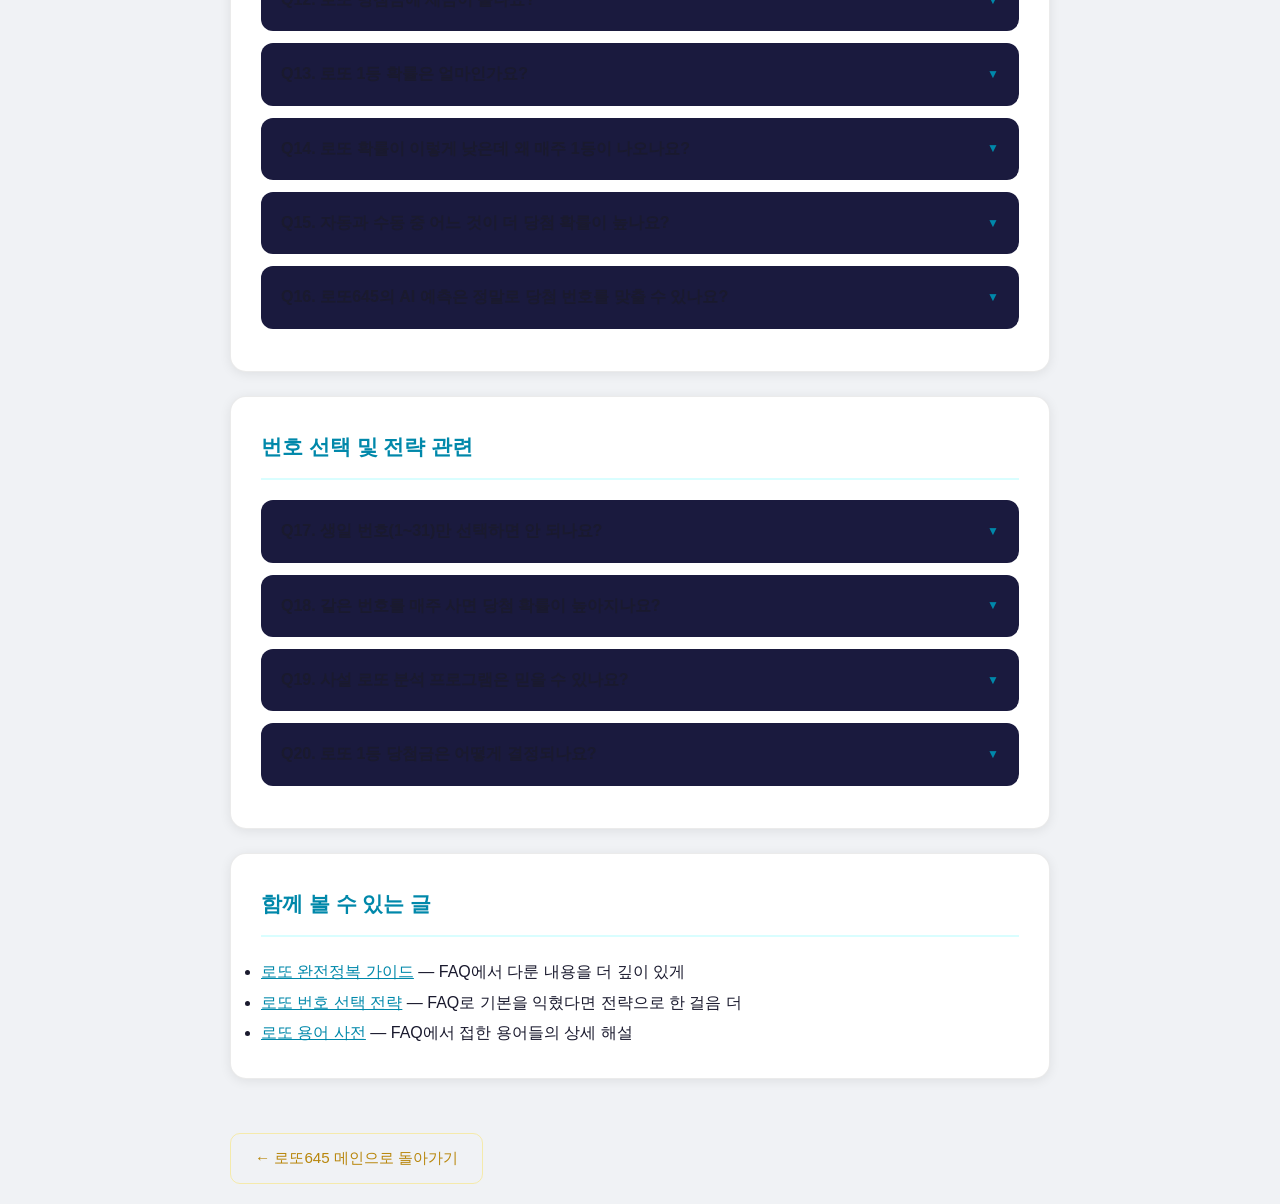
<file: faq.html>
<!DOCTYPE html>
<html lang="ko">
<head>
    <meta charset="UTF-8">
    <meta http-equiv="Content-Security-Policy" content="default-src 'self'; script-src 'self' 'unsafe-inline'; style-src 'self' 'unsafe-inline' https://fonts.googleapis.com; font-src 'self' https://fonts.gstatic.com; img-src 'self' data:; connect-src 'self'">
    <meta name="viewport" content="width=device-width, initial-scale=1.0">
    <link rel="icon" href="icon-192.png">
    <link rel="apple-touch-icon" href="icon-192.png">
    <link rel="manifest" href="manifest.json">
    <meta name="theme-color" content="#0a0a1a">
    <meta property="og:image" content="https://123lotto.co.kr/logo-og.png">
    <meta property="og:image:width" content="1200">
    <meta property="og:image:height" content="630">
    <meta name="twitter:card" content="summary_large_image">
    <meta name="twitter:image" content="https://123lotto.co.kr/logo-og.png">
    <title>로또 자주 묻는 질문 (FAQ) — 구매, 당첨, 세금, 온라인, 번호 선택 관련 | 로또645</title>
    <meta name="description" content="로또 6/45에 대해 가장 많이 묻는 질문 20가지를 모았습니다. 구매 방법, 당첨 확인, 세금, 당첨금 수령, 온라인 구매, 번호 선택 관련 FAQ를 확인하세요.">
    <meta name="keywords" content="로또 FAQ, 로또 질문, 로또 당첨 확인, 로또 세금, 로또 온라인 구매, 로또 번호, 로또645">
    <meta name="robots" content="index, follow, max-snippet:-1">
    <link rel="canonical" href="https://123lotto.co.kr/faq.html">
    <meta property="og:title" content="로또 자주 묻는 질문 (FAQ) — 구매, 당첨, 세금, 번호 선택">
    <meta property="og:description" content="로또 6/45에 대해 가장 많이 묻는 질문 20가지. 구매 방법부터 당첨금 수령까지 FAQ를 확인하세요.">
    <meta property="og:url" content="https://123lotto.co.kr/faq.html">
    <meta property="og:type" content="website">
    <meta property="og:site_name" content="로또645">
    <meta property="og:locale" content="ko_KR">
    <meta name="twitter:card" content="summary_large_image">
    <meta name="twitter:title" content="로또 자주 묻는 질문 (FAQ)">
    <meta name="twitter:description" content="로또 6/45에 대해 가장 많이 묻는 질문 20가지.">
    <meta name="theme-color" content="#0a0a1a">
    <script type="application/ld+json">
    {
      "@context": "https://schema.org",
      "@type": "FAQPage",
      "mainEntity": [
        {
          "@type": "Question",
          "name": "로또는 어디서 구매할 수 있나요?",
          "acceptedAnswer": { "@type": "Answer", "text": "전국 약 7,000여 개의 로또 판매점(편의점, 복권방, 슈퍼마켓 등)과 동행복권 공식 웹사이트(dhlottery.co.kr) 및 모바일 앱에서 구매할 수 있습니다." }
        },
        {
          "@type": "Question",
          "name": "로또 한 장 가격은 얼마인가요?",
          "acceptedAnswer": { "@type": "Answer", "text": "로또 6/45 한 장의 가격은 1,000원입니다. 한 장에 한 게임이며, 여러 게임을 한 용지에 마킹하여 구매할 수 있습니다." }
        },
        {
          "@type": "Question",
          "name": "로또 추첨은 언제 하나요?",
          "acceptedAnswer": { "@type": "Answer", "text": "매주 토요일 오후 8시 35분에 MBC에서 생방송으로 추첨합니다. 판매 마감은 토요일 오후 8시까지입니다." }
        },
        {
          "@type": "Question",
          "name": "로또 1등 확률은 얼마인가요?",
          "acceptedAnswer": { "@type": "Answer", "text": "로또 6/45 1등 당첨 확률은 1/8,145,060(약 0.0000123%)입니다. 6개 번호가 모두 일치해야 1등에 당첨됩니다." }
        },
        {
          "@type": "Question",
          "name": "로또 당첨금은 어떻게 수령하나요?",
          "acceptedAnswer": { "@type": "Answer", "text": "5등(5,000원)은 판매점에서 바로 수령 가능합니다. 4등(50,000원)은 판매점이나 농협은행에서 수령할 수 있습니다. 1~3등은 농협은행 본점(서울 중구)을 직접 방문해야 하며, 신분증과 당첨 티켓이 필요합니다." }
        },
        {
          "@type": "Question",
          "name": "로또 당첨금에 세금이 붙나요?",
          "acceptedAnswer": { "@type": "Answer", "text": "네. 200만 원 이하는 비과세, 200만 원 초과~3억 원 이하는 22%, 3억 원 초과는 33%의 세율이 적용됩니다." }
        },
        {
          "@type": "Question",
          "name": "로또 당첨금 지급 기한은 얼마인가요?",
          "acceptedAnswer": { "@type": "Answer", "text": "추첨일 다음 날부터 1년 이내에 수령해야 합니다. 기한이 지나면 당첨금은 복권기금에 귀속됩니다." }
        },
        {
          "@type": "Question",
          "name": "자동과 수동 중 어느 것이 더 유리한가요?",
          "acceptedAnswer": { "@type": "Answer", "text": "통계적으로 자동과 수동의 당첨 확률은 완전히 동일합니다. 전체 판매량의 약 68%가 자동이며, 1등 당첨 비율도 자동과 수동이 판매 비율과 유사합니다." }
        },
        {
          "@type": "Question",
          "name": "인터넷으로 로또를 구매할 수 있나요?",
          "acceptedAnswer": { "@type": "Answer", "text": "동행복권 공식 웹사이트와 앱에서만 온라인 구매가 가능합니다. 그 외 사이트는 불법 사설 사이트일 가능성이 높으므로 이용하지 마세요." }
        },
        {
          "@type": "Question",
          "name": "미성년자도 로또를 구매할 수 있나요?",
          "acceptedAnswer": { "@type": "Answer", "text": "아니요. 법적으로 만 19세 미만은 로또를 구매할 수 없으며, 만약 당첨되더라도 당첨금을 수령할 수 없습니다." }
        },
        {
          "@type": "Question",
          "name": "로또 당첨 번호는 어떻게 확인하나요?",
          "acceptedAnswer": { "@type": "Answer", "text": "동행복권 공식 웹사이트, 모바일 앱, 로또645 웹사이트, 네이버 검색, 또는 구매한 판매점에서 확인할 수 있습니다. 로또645에서는 회차별 당첨번호와 함께 통계 분석도 제공합니다." }
        },
        {
          "@type": "Question",
          "name": "로또 1등이 여러 명이면 당첨금은 어떻게 되나요?",
          "acceptedAnswer": { "@type": "Answer", "text": "1등 당첨자가 여러 명일 경우, 1등 총 당첨금을 당첨자 수로 균등하게 나누어 지급합니다. 예를 들어 1등 당첨금 30억 원에 당첨자가 3명이면 각각 10억 원씩 수령하게 됩니다." }
        },
        {
          "@type": "Question",
          "name": "로또 용지는 어떻게 작성하나요?",
          "acceptedAnswer": { "@type": "Answer", "text": "로또 용지에서 한 게임당 1~45 사이의 숫자 6개를 마킹합니다. '자동'을 선택하면 기계가 무작위로 번호를 선택해 줍니다. 한 용지에 최대 5게임까지 마킹할 수 있습니다." }
        },
        {
          "@type": "Question",
          "name": "로또 당첨 티켓을 분실하면 어떻게 되나요?",
          "acceptedAnswer": { "@type": "Answer", "text": "실물 티켓을 분실하면 당첨금을 수령할 수 없습니다. 티켓은 무기명 유가증권이므로 소지자가 소유자로 간주됩니다. 티켓은 반드시 안전한 곳에 보관하세요. 사진을 찍어두는 것도 법적 효력이 없습니다." }
        },
        {
          "@type": "Question",
          "name": "몬테카를로 시뮬레이션이란 무엇인가요?",
          "acceptedAnswer": { "@type": "Answer", "text": "몬테카를로 시뮬레이션은 대량의 무작위 시뮬레이션을 통해 통계적 패턴을 분석하는 방법입니다. 로또645에서는 대규모 시뮬레이션을 통해 당첨번호 패턴과 유사한 통계적 특성을 가진 조합이 어떤 분포를 보이는지 분석합니다." }
        },
        {
          "@type": "Question",
          "name": "로또645의 AI 예측은 실제로 맞출 수 있나요?",
          "acceptedAnswer": { "@type": "Answer", "text": "로또645의 AI 예측은 과거 데이터의 통계적 패턴을 분석한 참고 자료일 뿐, 실제 당첨을 보장하지 않습니다. 로또는 매 회차 독립적인 확률 게임이므로 어떤 분석 도구도 당첨을 확실히 예측할 수 없습니다." }
        },
        {
          "@type": "Question",
          "name": "생일 번호(1~31)만 선택하면 안 되나요?",
          "acceptedAnswer": { "@type": "Answer", "text": "생일 번호만 선택해도 당첨 확률은 동일하지만, 1등 당첨 시 당첨자가 많아져 1인당 상금이 줄어드는 단점이 있습니다. 고번호(32~45)를 1~2개 포함하면 상대적으로 당첨자가 적어 상금을 더 많이 받을 가능성이 있습니다." }
        },
        {
          "@type": "Question",
          "name": "같은 번호를 매주 사면 당첨 확률이 높아지나요?",
          "acceptedAnswer": { "@type": "Answer", "text": "아니요. 로또는 매 회차 완전히 독립적인 확률 게임입니다. 매주 같은 번호를 사든, 매번 다른 번호를 사든, 1등 당첨 확률은 정확히 1/8,145,060으로 동일합니다." }
        },
        {
          "@type": "Question",
          "name": "사설 로또 분석 프로그램은 믿을 수 있나요?",
          "acceptedAnswer": { "@type": "Answer", "text": "절대 믿지 마세요. 로또 당첨 번호를 확실하게 예측할 수 있는 프로그램은 존재할 수 없습니다. 유료로 판매되는 당첨 예측 프로그램은 모두 사기일 가능성이 높습니다." }
        },
        {
          "@type": "Question",
          "name": "로또 1등 당첨금은 어떻게 결정되나요?",
          "acceptedAnswer": { "@type": "Answer", "text": "1등 당첨금은 해당 회차 총 판매액의 50%를 당첨금 풀로 적립한 후, 4등과 5등 고정 당첨금을 제외한 나머지 금액의 75%를 1등 당첨자들이 균등 분할합니다." }
        }
      ]
    }
    </script>
    <script type="application/ld+json">
    {
      "@context": "https://schema.org",
      "@type": "BreadcrumbList",
      "itemListElement": [
        { "@type": "ListItem", "position": 1, "name": "홈", "item": "https://123lotto.co.kr/" },
        { "@type": "ListItem", "position": 2, "name": "자주 묻는 질문", "item": "https://123lotto.co.kr/faq.html" }
      ]
    }
    </script>
    <link href="https://fonts.googleapis.com/css2?family=Noto+Sans+KR:wght@400;500;700;900&display=swap" rel="stylesheet">
    <link rel="stylesheet" href="style.css?v=3">
    <style>
        :root { --bg-card2: #1a1a3e; --accent-green: #4caf84; }
        * { margin:0; padding:0; box-sizing:border-box; }
        body { color: var(--text-primary); line-height: 1.9; }
        .container { max-width: 860px; margin: 0 auto; padding: 20px; }
        .header { background: linear-gradient(135deg, rgba(76,175,132,0.1), rgba(0,245,255,0.1)); border: 1px solid rgba(255,255,255,0.08); border-radius: 20px; padding: 40px 30px; text-align: center; margin-bottom: 30px; }
        .header h1 { font-size: 1.8rem; color: var(--accent-gold); margin-bottom: 10px; }
        .header p { color: var(--text-secondary); font-size: 1rem; }
        .card { background: var(--bg-card); border-radius: 16px; padding: 30px; margin-bottom: 24px; border: 1px solid rgba(255,255,255,0.06); }
        .card h2 { font-size: 1.3rem; color: var(--accent-cyan); margin-bottom: 20px; padding-bottom: 12px; border-bottom: 2px solid rgba(0,245,255,0.15); }
        details { margin-bottom: 12px; background: var(--bg-card2); border-radius: 12px; padding: 0; overflow: hidden; }
        details summary { padding: 16px 20px; cursor: pointer; font-weight: 700; font-size: 1rem; color: var(--text-primary); list-style: none; display: flex; justify-content: space-between; align-items: center; }
        details summary::-webkit-details-marker { display: none; }
        details summary::after { content: '▼'; font-size: 0.75rem; color: var(--accent-cyan); transition: transform 0.2s; }
        details[open] summary::after { transform: rotate(180deg); }
        details .answer { padding: 0 20px 20px 20px; color: var(--text-secondary); font-size: 0.95rem; }
        .highlight-box { background: var(--bg-card2); border-left: 4px solid var(--accent-cyan); border-radius: 0 12px 12px 0; padding: 16px 20px; margin: 20px 0; }
        .back-link { display: inline-block; margin-top: 30px; color: var(--accent-gold); text-decoration: none; font-size: 0.95rem; padding: 10px 24px; border: 1px solid rgba(255,215,0,0.3); border-radius: 10px; transition: all 0.2s; }
        .back-link:hover { background: rgba(255,215,0,0.08); }
        .breadcrumb { color: var(--text-secondary); font-size: 0.85rem; margin-bottom: 20px; }
        .breadcrumb a { color: var(--accent-cyan); text-decoration: none; }
        .breadcrumb span { margin: 0 6px; }
        /* 테마 보정 */
        [data-theme="light"] .card { background: var(--bg-card); border-color: rgba(0,0,0,0.08); }
        [data-theme="light"] .back-link { color: var(--accent-gold); }
        [data-theme="light"] .breadcrumb a { color: var(--accent-cyan); }
        [data-theme="light"] .header { border-color: rgba(0,0,0,0.08); }
    </style>
</head>
<body>
<div class="container">
    <div style="display:flex;justify-content:flex-end;gap:8px;position:relative;margin-bottom:10px;">
        <button id="fontBtn" onclick="toggleFontMenu(event)" style="width:44px;height:44px;border-radius:50%;border:1px solid rgba(255,255,255,0.2);background:var(--bg-card);color:var(--text-primary);font-size:1.2rem;cursor:pointer;display:flex;align-items:center;justify-content:center;" aria-label="글꼴 변경" aria-expanded="false">🔤</button>
        <button id="themeBtn" onclick="cycleTheme()" style="width:44px;height:44px;border-radius:50%;border:1px solid rgba(255,255,255,0.2);background:var(--bg-card);color:var(--text-primary);font-size:1.2rem;cursor:pointer;display:flex;align-items:center;justify-content:center;" aria-label="테마 변경">🌑</button>
    </div>
    <nav class="breadcrumb" aria-label="breadcrumb">
        <a href="/">홈</a><span>›</span><strong>자주 묻는 질문</strong>
    </nav>

    <div class="header">
        <h1>로또 자주 묻는 질문 (FAQ)</h1>
        <p>로또 6/45에 대해 가장 많이 묻는 질문 20가지 — 구매부터 당첨금 수령까지</p>
    </div>

    <div class="card">
        <h2>구매 관련</h2>

        <details>
            <summary>Q1. 로또는 어디서 구매할 수 있나요?</summary>
            <div class="answer">전국 약 7,000여 개의 로또 판매점(편의점, 복권방, 슈퍼마켓 등)에서 구매할 수 있습니다. 또한 <strong>동행복권 공식 웹사이트(dhlottery.co.kr)</strong>와 <strong>동행복권 모바일 앱</strong>에서도 온라인 구매가 가능합니다. 온라인 구매 시 본인 인증과 계좌 등록이 필요합니다.</div>
        </details>

        <details>
            <summary>Q2. 로또 한 장 가격은 얼마인가요?</summary>
            <div class="answer">로또 6/45 한 게임의 가격은 <strong>1,000원</strong>입니다. 한 장의 용지에 최대 5게임까지 마킹할 수 있으며, 온라인에서는 1회 최대 5,000원(5게임)까지 구매 가능합니다.</div>
        </details>

        <details>
            <summary>Q3. 인터넷으로 로또를 구매할 수 있나요?</summary>
            <div class="answer"><strong>동행복권 공식 웹사이트와 앱에서만</strong> 온라인 구매가 가능합니다. 그 외 사이트나 앱에서 판매하는 로또는 모두 불법 사설 복권이므로 절대 이용하지 마세요. 온라인 구매는 본인 명의의 계좌와 휴대폰 인증이 필요합니다.</div>
        </details>

        <details>
            <summary>Q4. 미성년자도 로또를 구매할 수 있나요?</summary>
            <div class="answer">아니요. <strong>만 19세 미만</strong>은 법적으로 로또를 구매할 수 없습니다. 판매점에서도 신분증 검사를 요구할 수 있으며, 미성년자가 당첨되더라도 당첨금을 수령할 수 없습니다.</div>
        </details>

        <details>
            <summary>Q5. 로또 용지는 어떻게 작성하나요?</summary>
            <div class="answer">로또 용지에서 한 게임당 1부터 45 사이의 숫자 <strong>6개를 마킹</strong>하면 됩니다. '자동' 칸을 마킹하면 기계가 무작위로 번호를 선택해 줍니다. 한 용지에 최대 5게임까지 마킹할 수 있으며, 여러 장을 한 번에 구매할 수도 있습니다.</div>
        </details>

        <details>
            <summary>Q6. 로또 판매 마감 시간은 언제인가요?</summary>
            <div class="answer">매주 <strong>토요일 오후 8시</strong>까지 판매하며, 추첨일이 공휴일인 경우에도 동일합니다. 추첨은 토요일 오후 8시 35분 MBC에서 생방송으로 진행됩니다. 판매 마감 직전에는 구매가 몰릴 수 있으니 미리 구매하는 것이 좋습니다.</div>
        </details>
    </div>

    <div class="card">
        <h2>당첨 확인 및 수령 관련</h2>

        <details>
            <summary>Q7. 로또 당첨 번호는 어떻게 확인하나요?</summary>
            <div class="answer">다음 방법으로 확인할 수 있습니다:<br>① <strong>동행복권 공식 웹사이트</strong> 또는 모바일 앱<br>② <strong>로또645 웹사이트</strong>(로또 645 AI 예측 시스템)에서 회차별 조회 및 통계 분석<br>③ 네이버에서 '로또 당첨번호' 검색<br>④ 구매한 판매점 방문 확인<br>로또645에서는 당첨번호 조회와 함께 번호 품질 점수, 상세 분석도 제공합니다.</div>
        </details>

        <details>
            <summary>Q8. 로또 당첨금은 어떻게 수령하나요?</summary>
            <div class="answer">• <strong>5등(5,000원)</strong>: 전국 로또 판매점에서 바로 현금 수령<br>• <strong>4등(50,000원)</strong>: 판매점 또는 농협은행 전국 지점<br>• <strong>1~3등(세전 200만 원 이상)</strong>: <strong>농협은행 본점(서울 중구)</strong>을 직접 방문, 신분증과 당첨 티켓 지참 필수</div>
        </details>

        <details>
            <summary>Q9. 로또 당첨금 지급 기한은 언제까지인가요?</summary>
            <div class="answer">추첨일 다음 날부터 <strong>1년(365일)</strong> 이내에 수령해야 합니다. 기한이 지나면 당첨금은 <strong>복권기금에 전액 귀속</strong>되므로, 당첨 사실을 알게 된 즉시 수령 절차를 진행하세요.</div>
        </details>

        <details>
            <summary>Q10. 로또 당첨 티켓을 분실하면 어떻게 되나요?</summary>
            <div class="answer"><strong>당첨금을 수령할 수 없습니다.</strong> 실물 티켓은 무기명 유가증권이므로 티켓을 소지한 사람이 소유자로 인정됩니다. 티켓 사진이나 구매 기록만으로는 당첨금을 수령할 수 없으니, 티켓은 반드시 안전한 곳에 보관하세요.</div>
        </details>

        <details>
            <summary>Q11. 로또 1등이 여러 명이면 당첨금은 어떻게 나누나요?</summary>
            <div class="answer">1등 총 당첨금을 당첨자 수로 <strong>균등하게 나누어</strong> 지급합니다. 예를 들어 1등 당첨금 총액이 30억 원이고 당첨자가 3명이면, 각각 10억 원씩(세전) 수령하게 됩니다.</div>
        </details>
    </div>

    <div class="card">
        <h2>세금 및 확률 관련</h2>

        <details>
            <summary>Q12. 로또 당첨금에 세금이 붙나요?</summary>
            <div class="answer">네. 당첨금 규모에 따라 다음과 같이 부과됩니다:<br>• <strong>200만 원 이하</strong>: 비과세<br>• <strong>200만 원 초과 ~ 3억 원 이하</strong>: 22% (소득세 20% + 주민세 2%)<br>• <strong>3억 원 초과</strong>: 33% (소득세 30% + 주민세 3%)<br>1등 당첨금이 30억 원인 경우 실수령액은 약 20억 3천만 원입니다.</div>
        </details>

        <details>
            <summary>Q13. 로또 1등 확률은 얼마인가요?</summary>
            <div class="answer">로또 6/45 1등 당첨 확률은 <strong>1/8,145,060(약 0.0000123%)</strong>입니다. 이는 45개 숫자 중 순서에 상관없이 6개를 선택하는 조합의 수(45C6 = 8,145,060) 중 하나이기 때문입니다.</div>
        </details>

        <details>
            <summary>Q14. 로또 확률이 이렇게 낮은데 왜 매주 1등이 나오나요?</summary>
            <div class="answer">매주 판매되는 로또 게임 수가 약 <strong>1억 게임</strong>에 달하기 때문입니다. 1억 ÷ 8,145,060 ≈ 12.3, 즉 이론적으로 매주 약 12명의 1등 당첨자가 나올 수 있는 판매량입니다. 판매량이 많을수록 당첨 확률에 근접한 결과가 나타납니다.</div>
        </details>

        <details>
            <summary>Q15. 자동과 수동 중 어느 것이 더 당첨 확률이 높나요?</summary>
            <div class="answer"><strong>완전히 동일합니다.</strong> 자동이든 수동이든 1등 당첨 확률은 1/8,145,060으로 같습니다. 전체 판매량의 약 68%가 자동이며, 1등 당첨 비율도 판매 비율과 유사하게 나타납니다. 다만 수동 선택 시 생일 번호 등 특정 패턴에 치우치면 당첨되더라도 여러 명과 상금을 나눌 가능성이 높아집니다.</div>
        </details>

        <details>
            <summary>Q16. 로또645의 AI 예측은 정말로 당첨 번호를 맞출 수 있나요?</summary>
            <div class="answer"><strong>아니요, 어떤 도구도 로또 당첨 번호를 확실하게 예측할 수 없습니다.</strong> 로또645의 몬테카를로 시뮬레이션과 AI 분석은 과거 데이터의 통계적 패턴을 참고 자료로 제공하는 것이며, 실제 당첨을 보장하지 않습니다. 로또는 매 회차 완전히 독립적인 확률 게임이기 때문에, 이전 회차의 결과가 다음 회차에 어떠한 영향도 미치지 않습니다. 로또645의 분석 도구는 재미와 통계적 참고 용도로만 활용하세요.</div>
        </details>
    </div>


    <div class="card">
        <h2>번호 선택 및 전략 관련</h2>

        <details>
            <summary>Q17. 생일 번호(1~31)만 선택하면 안 되나요?</summary>
            <div class="answer">생일 번호만 선택해도 당첨 확률은 동일합니다. 하지만 1등에 당첨되었을 때 <strong>당첨자가 많아져 1인당 상금이 줄어드는 단점</strong>이 있습니다. 많은 사람들이 생일 번호를 선택하기 때문에, 1~31 범위의 낮은 번호가 집중 출현하면 당첨자가 20명 이상 나오는 경우도 있습니다. 고번호(32~45)를 1~2개 포함하면 상대적으로 당첨자가 적어 상금을 더 많이 받을 가능성이 있습니다.</div>
        </details>

        <details>
            <summary>Q18. 같은 번호를 매주 사면 당첨 확률이 높아지나요?</summary>
            <div class="answer">아니요. 로또는 <strong>매 회차 완전히 독립적인 확률 게임</strong>입니다. 매주 같은 번호를 사든, 매번 다른 번호를 사든, 10년 동안 사든 1주일만 사든 1등 당첨 확률은 정확히 1/8,145,060으로 동일합니다. 과거에 어떤 번호를 샀는지가 미래 당첨 확률에 전혀 영향을 주지 않습니다.</div>
        </details>

        <details>
            <summary>Q19. 사설 로또 분석 프로그램은 믿을 수 있나요?</summary>
            <div class="answer"><strong>절대 믿지 마세요.</strong> 로또 당첨 번호를 확실하게 예측할 수 있는 프로그램은 존재할 수 없습니다. 사설 분석 프로그램은 대부분 과거 데이터의 단순한 통계를 보여주며, 이는 이미 여러 사이트에서 무료로 제공하는 정보와 동일합니다. 유료로 판매되는 "당첨 예측 프로그램"은 모두 사기일 가능성이 높습니다.</div>
        </details>

        <details>
            <summary>Q20. 로또 1등 당첨금은 어떻게 결정되나요?</summary>
            <div class="answer">1등 당첨금은 <strong>해당 회차 총 판매액의 50%</strong>를 당첨금 풀로 적립한 후, 4등(50,000원)과 5등(5,000원) 고정 당첨금을 제외한 나머지 금액의 75%를 1등 당첨자들이 균등 분할합니다. 따라서 판매액이 많고 1등 당첨자가 적을수록 1인당 당첨금이 커집니다. 1등이 여러 주 연속 나오지 않으면 당첨금이 이월되어 다음 회차에서 더 큰 당첨금이 형성됩니다.</div>
        </details>
    </div>

    <div class="card">
        <h2>함께 볼 수 있는 글</h2>
        <ul>
            <li><a href="guide.html" style="color:var(--accent-cyan);">로또 완전정복 가이드</a> — FAQ에서 다룬 내용을 더 깊이 있게</li>
            <li><a href="strategy.html" style="color:var(--accent-cyan);">로또 번호 선택 전략</a> — FAQ로 기본을 익혔다면 전략으로 한 걸음 더</li>
            <li><a href="terms.html" style="color:var(--accent-cyan);">로또 용어 사전</a> — FAQ에서 접한 용어들의 상세 해설</li>
        </ul>
    </div>

    <a href="/" class="back-link">← 로또645 메인으로 돌아가기</a>
</div>
<script>
(function(){
    const THEMES=['dark','light','ocean','forest','sunset','neon','coffee'];
    const ICONS={dark:'🌑',light:'☀️',ocean:'🌊',forest:'🌿',sunset:'🌅',neon:'⚡',coffee:'☕'};
    window.cycleTheme=function(){
        const cur=document.documentElement.getAttribute('data-theme')||'dark';
        const next=THEMES[(THEMES.indexOf(cur)+1)%THEMES.length];
        document.documentElement.setAttribute('data-theme',next);
        try{localStorage.setItem('lotto-theme',next);}catch(e){}
        const btn=document.getElementById('themeBtn');
        if(btn)btn.textContent=ICONS[next]||'🌑';
        const meta=document.querySelector('meta[name="theme-color"]');
        if(meta){
            const c={dark:'#0a0a1a',light:'#f0f2f5',ocean:'#0a1628',forest:'#0a1a0f',sunset:'#1a0f0a',neon:'#050505',coffee:'#1c1410'};
            meta.content=c[next]||'#0a0a1a';
        }
    };
    let saved;
    try{saved=localStorage.getItem('lotto-theme');}catch(e){saved=null;}
    if(!saved||!THEMES.includes(saved)){
        saved=window.matchMedia('(prefers-color-scheme: light)').matches?'light':'dark';
    }
    document.documentElement.setAttribute('data-theme',saved);
    const btn=document.getElementById('themeBtn');
    if(btn)btn.textContent=ICONS[saved]||'🌑';
    // 글꼴
    const FONT_OPTS={'Noto Sans KR':"'Noto Sans KR', sans-serif",'Noto Serif KR':"'Noto Serif KR', serif",'Nanum Gothic':"'Nanum Gothic', sans-serif",'Nanum Myeongjo':"'Nanum Myeongjo', serif",'IBM Plex Sans KR':"'IBM Plex Sans KR', sans-serif",'Gothic A1':"'Gothic A1', sans-serif",'Dongle':"'Dongle', sans-serif",'Sunflower':"'Sunflower', sans-serif",'Do Hyeon':"'Do Hyeon', sans-serif",'Jua':"'Jua', sans-serif",'Nanum Pen Script':"'Nanum Pen Script', cursive",'Hi Melody':"'Hi Melody', cursive",'Yeon Sung':"'Yeon Sung', cursive",'Black Han Sans':"'Black Han Sans', sans-serif",'Gowun Dodum':"'Gowun Dodum', sans-serif"};
    const FONT_LABS={'Noto Sans KR':'Noto Sans KR','Noto Serif KR':'Noto Serif KR','Nanum Gothic':'나눔고딕','Nanum Myeongjo':'나눔명조','IBM Plex Sans KR':'IBM Plex Sans KR','Gothic A1':'고딕 A1','Dongle':'동글','Sunflower':'해바라기','Do Hyeon':'도현','Jua':'주아','Nanum Pen Script':'나눔손글씨','Hi Melody':'Hi Melody','Yeon Sung':'연성','Black Han Sans':'검은고딕','Gowun Dodum':'고운돋움'};
    const FONT_ORD=['Noto Sans KR','Noto Serif KR','Nanum Gothic','Nanum Myeongjo','IBM Plex Sans KR','Gothic A1','Dongle','Sunflower','Do Hyeon','Jua','Nanum Pen Script','Hi Melody','Yeon Sung','Black Han Sans','Gowun Dodum'];
    const FONT_WG={'Noto Sans KR':'wght@300;400;500;700;900','Noto Serif KR':'wght@400;500;700;900','Nanum Gothic':'wght@400;700;800','Nanum Myeongjo':'wght@400;700;800','IBM Plex Sans KR':'wght@400;500;700','Gothic A1':'wght@400;500;700;900','Dongle':'wght@300;400;700','Sunflower':'wght@300;500;700'};
    const LOADED=new Set(['Noto Sans KR','Noto Serif KR']);
    function loadGF(name){if(LOADED.has(name))return;LOADED.add(name);const fam=name.replace(/ /g,'+');const w=FONT_WG[name]||'';const href='https://fonts.googleapis.com/css2?family='+fam+(w?':'+w:'')+'&display=swap';const link=document.createElement('link');link.rel='stylesheet';link.href=href;document.head.appendChild(link);}
    function setFont(name){loadGF(name);document.body.style.fontFamily=FONT_OPTS[name]||FONT_OPTS['Noto Sans KR'];try{localStorage.setItem('lotto-font',name);}catch(e){}}
    function curFont(){let n;try{n=localStorage.getItem('lotto-font');}catch(e){n=null;}return n&&FONT_OPTS[n]?n:'Noto Sans KR';}
    window.toggleFontMenu=function(e){e.stopPropagation();let p=document.getElementById('fontPopup');if(!p){p=document.createElement('div');p.id='fontPopup';p.className='font-popup';document.getElementById('fontBtn').parentElement.appendChild(p);buildFP(p);}const open=p.classList.toggle('open');const b=document.getElementById('fontBtn');if(b)b.setAttribute('aria-expanded',String(open));document.removeEventListener('click',closeFP);document.removeEventListener('keydown',fpKey);if(open){buildFP(p);document.addEventListener('click',closeFP);document.addEventListener('keydown',fpKey);}};
    function fpKey(e){if(e.key==='Escape'){const p=document.getElementById('fontPopup');const b=document.getElementById('fontBtn');if(p)p.classList.remove('open');if(b){b.setAttribute('aria-expanded','false');b.focus();}document.removeEventListener('click',closeFP);document.removeEventListener('keydown',fpKey);}}
    function closeFP(e){const p=document.getElementById('fontPopup');const b=document.getElementById('fontBtn');if(p&&!p.contains(e.target)&&e.target!==b){p.classList.remove('open');b.setAttribute('aria-expanded','false');document.removeEventListener('click',closeFP);document.removeEventListener('keydown',fpKey);b.focus();}}
    function buildFP(popup){const c=curFont();popup.innerHTML=FONT_ORD.map(f=>{const a=f===c?' active':'';const fs=FONT_OPTS[f];return '<button class="font-popup-item'+a+'" style="font-family:'+fs+'" onclick="event.stopPropagation();selFont(\''+f+'\')">'+FONT_LABS[f]+'<span class="font-preview" style="font-family:'+fs+'">1234567890 가나다ABC</span></button>';}).join('');}
    window.selFont=function(name){setFont(name);const p=document.getElementById('fontPopup');const b=document.getElementById('fontBtn');if(p)p.classList.remove('open');if(b)b.setAttribute('aria-expanded','false');document.removeEventListener('click',closeFP);document.removeEventListener('keydown',fpKey);if(b)b.focus();};
    const cf=curFont();loadGF(cf);document.body.style.fontFamily=FONT_OPTS[cf];
})();
</script>
</body>
</html>
</file>
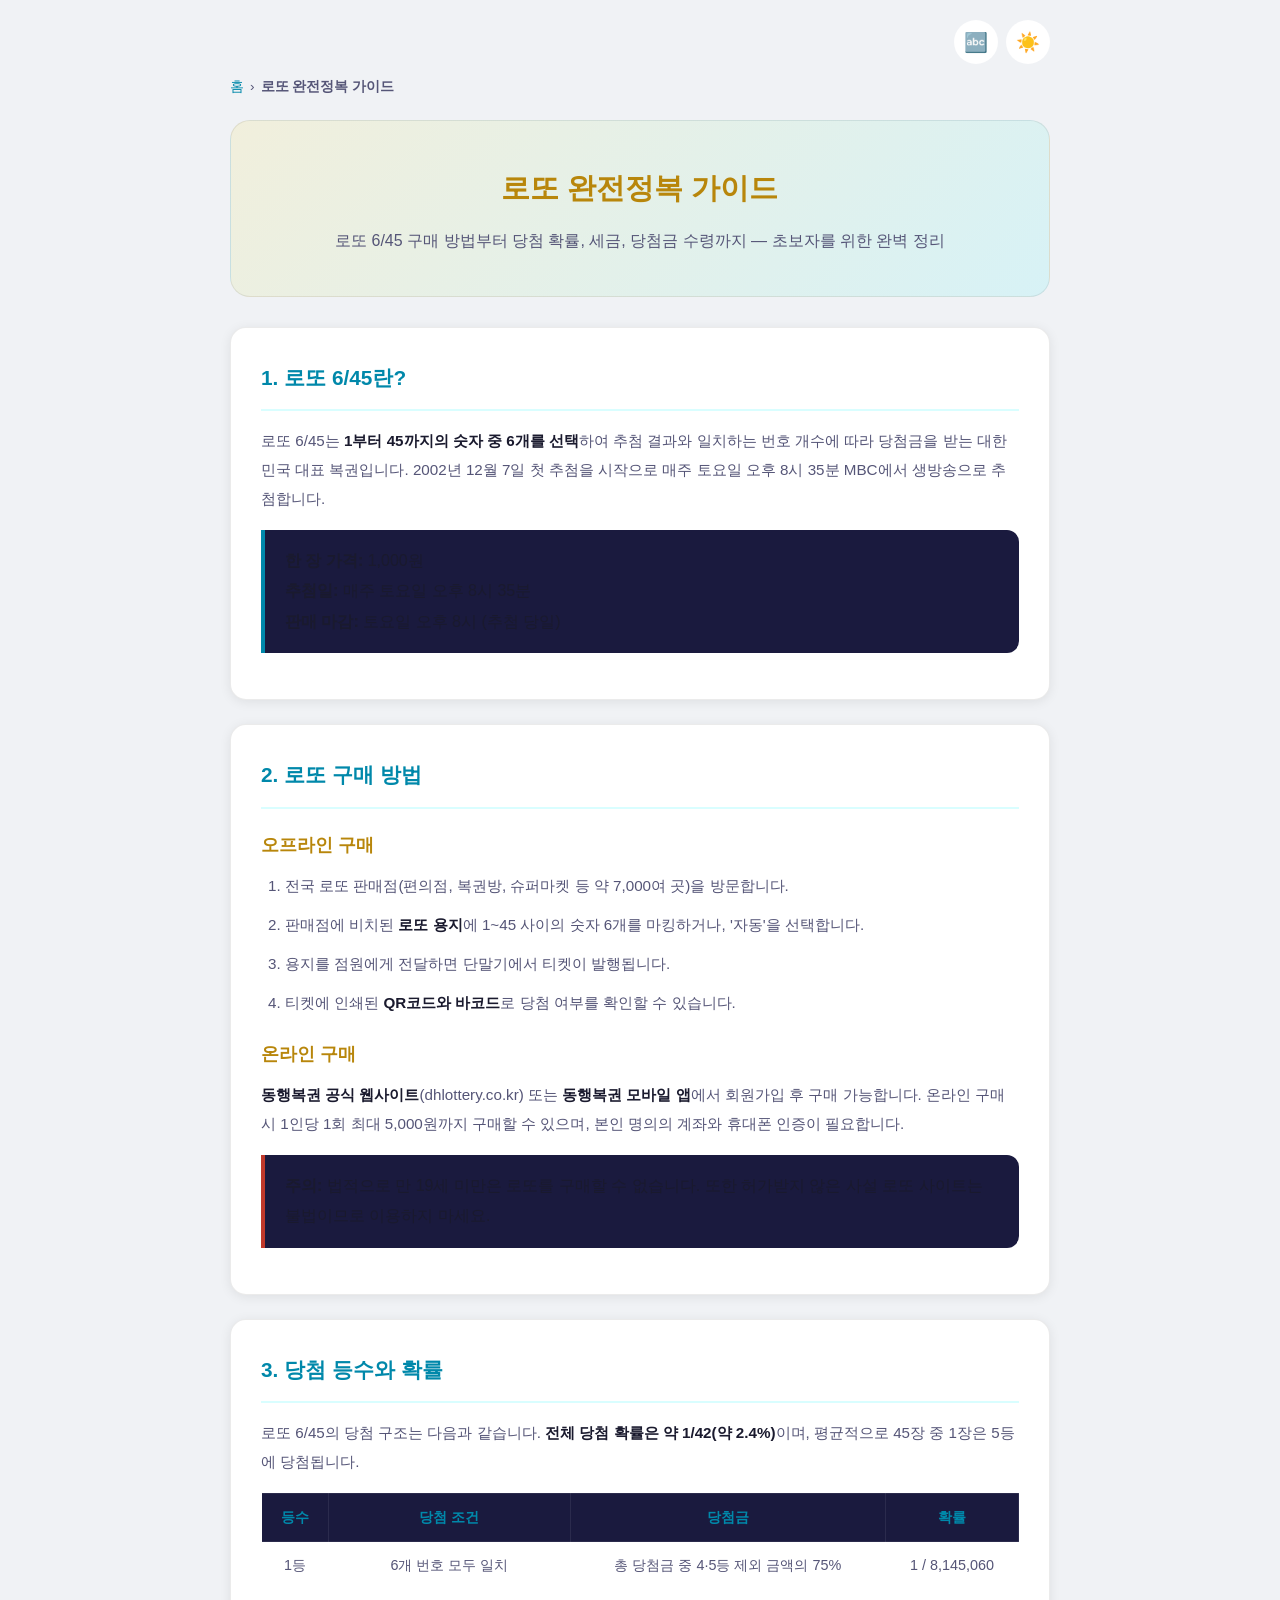
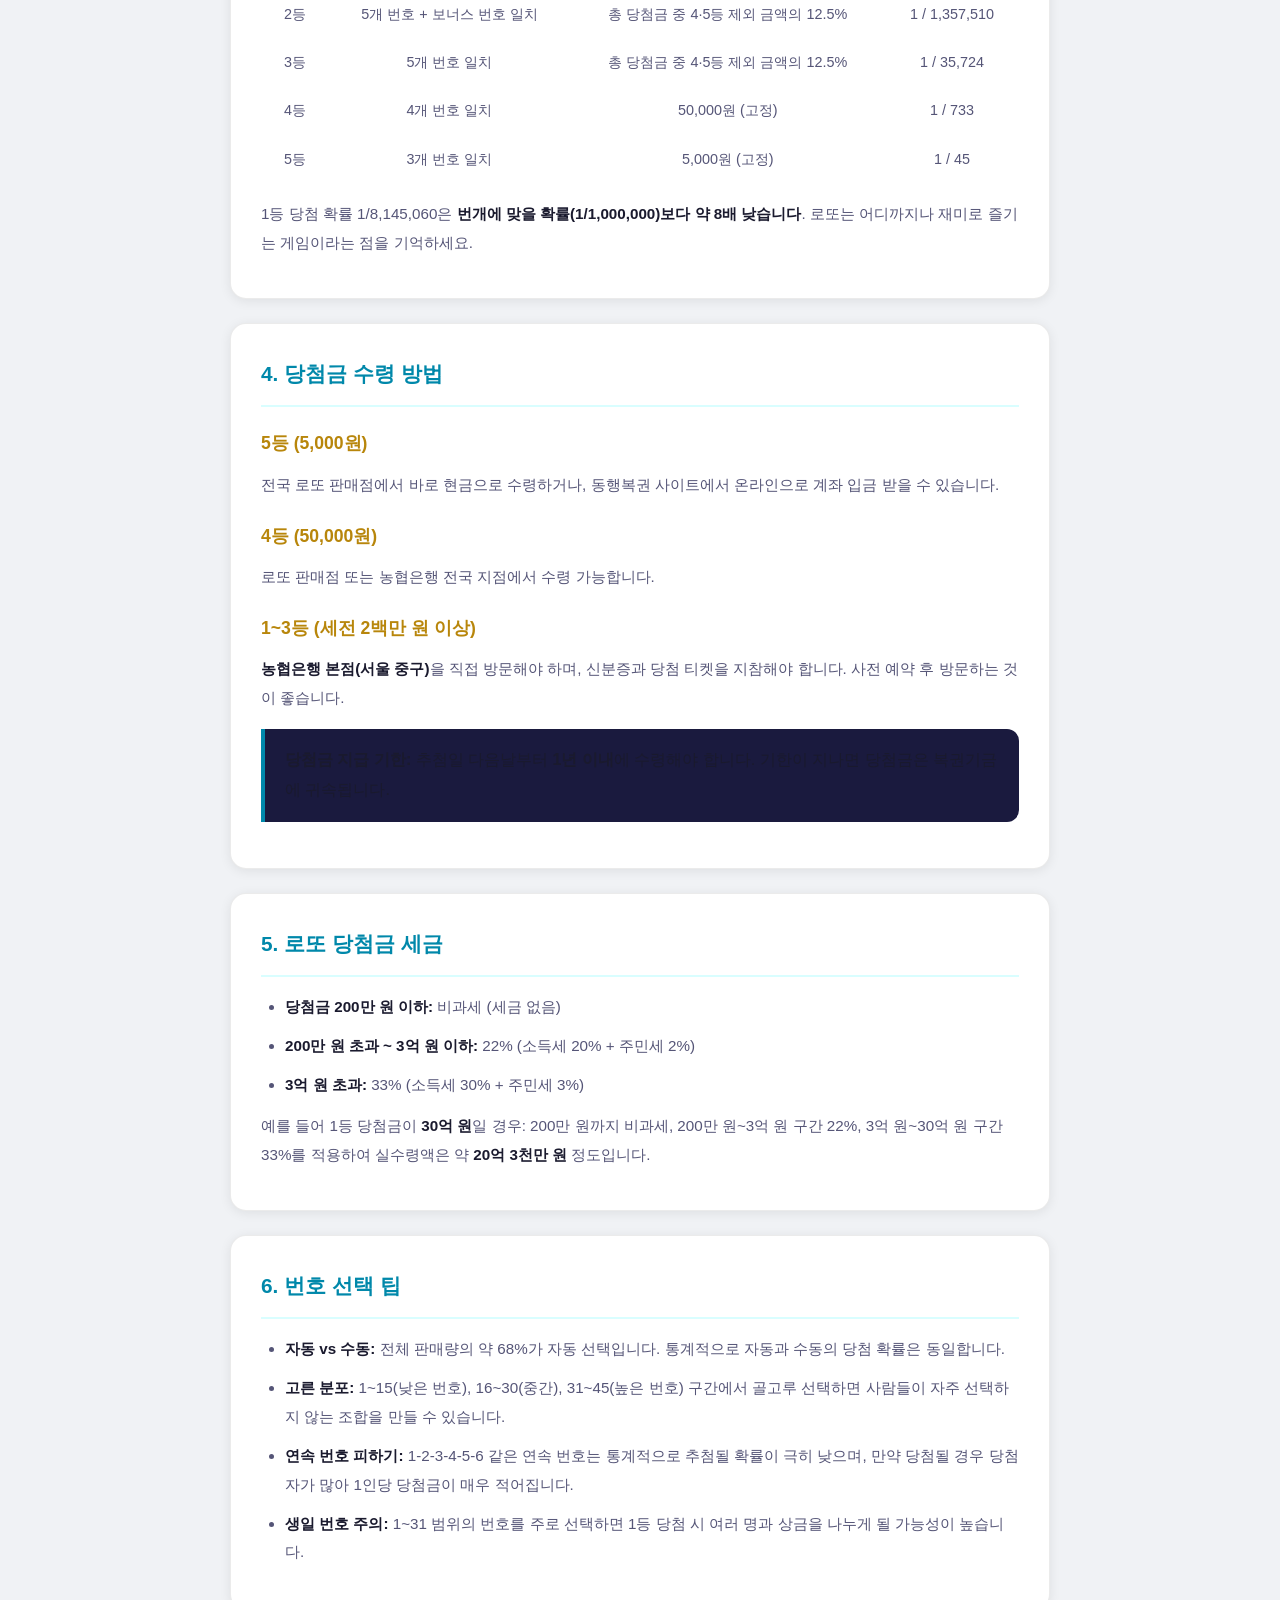
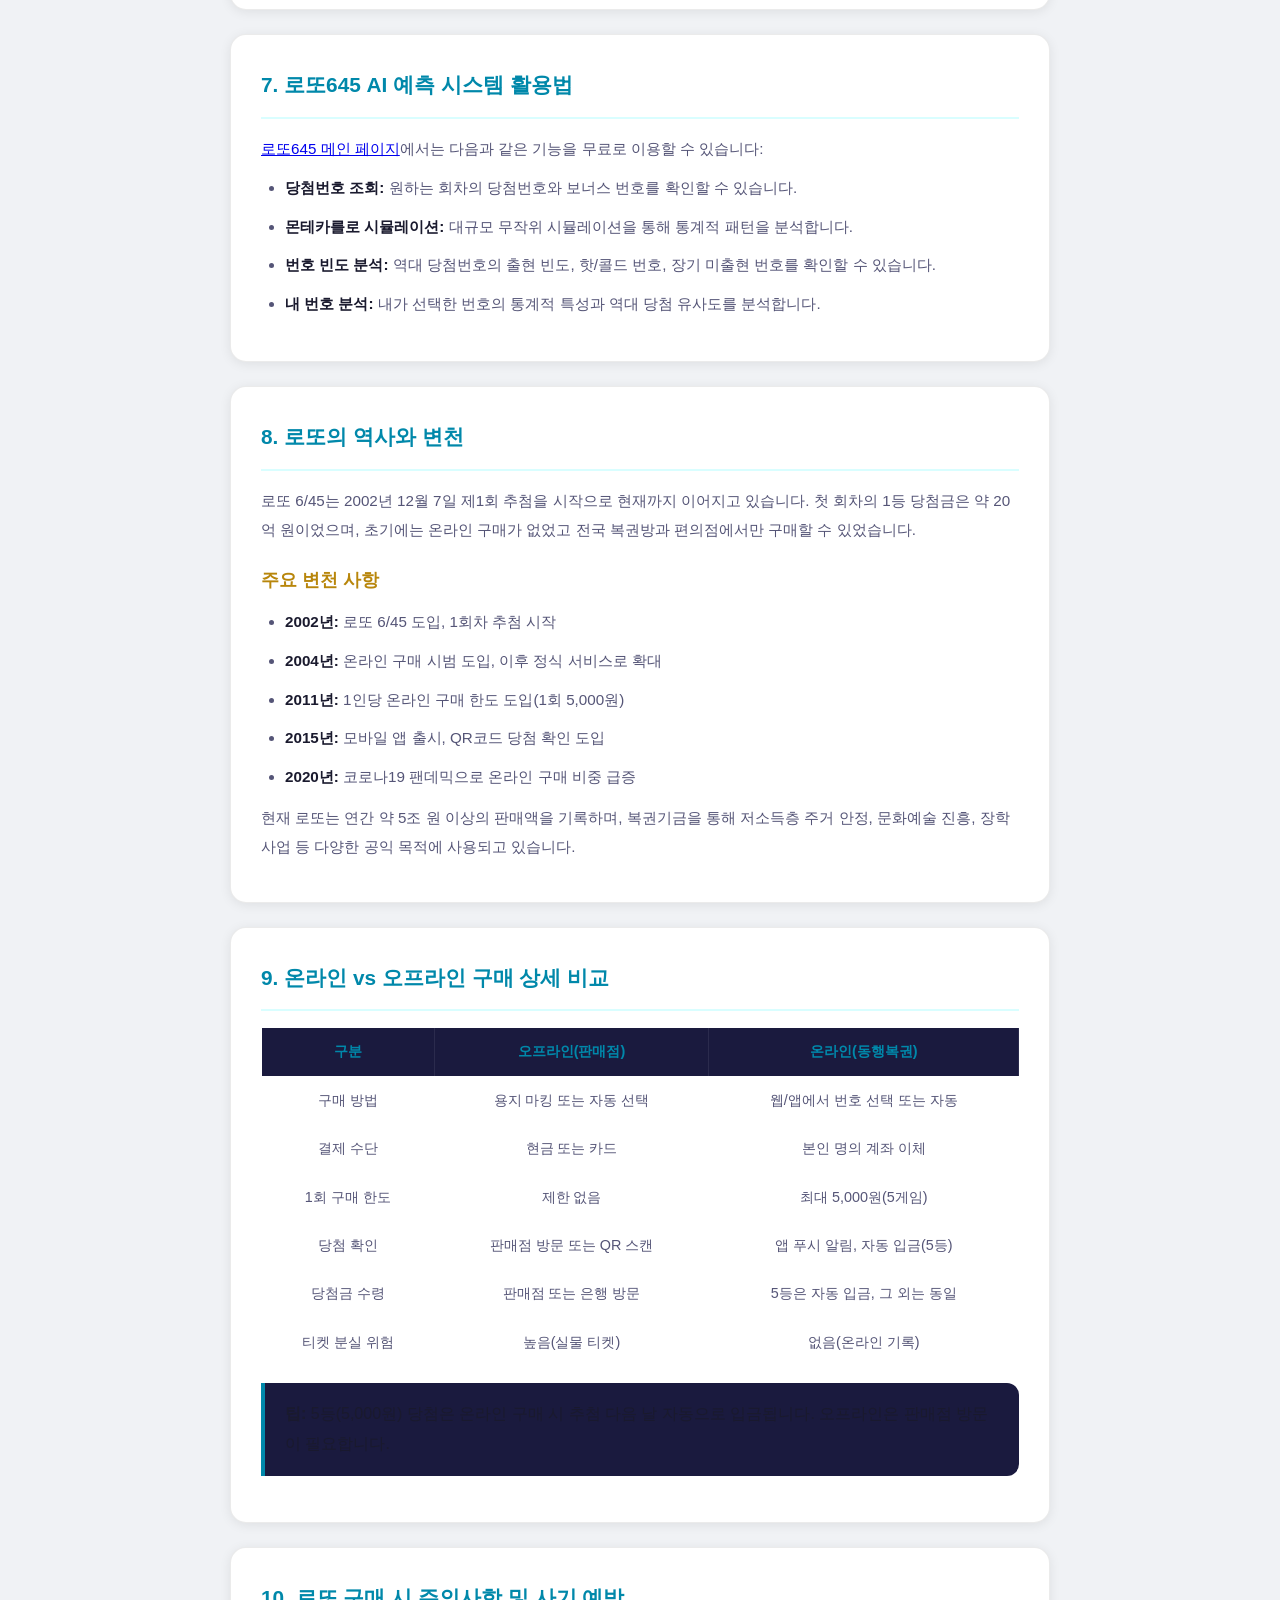
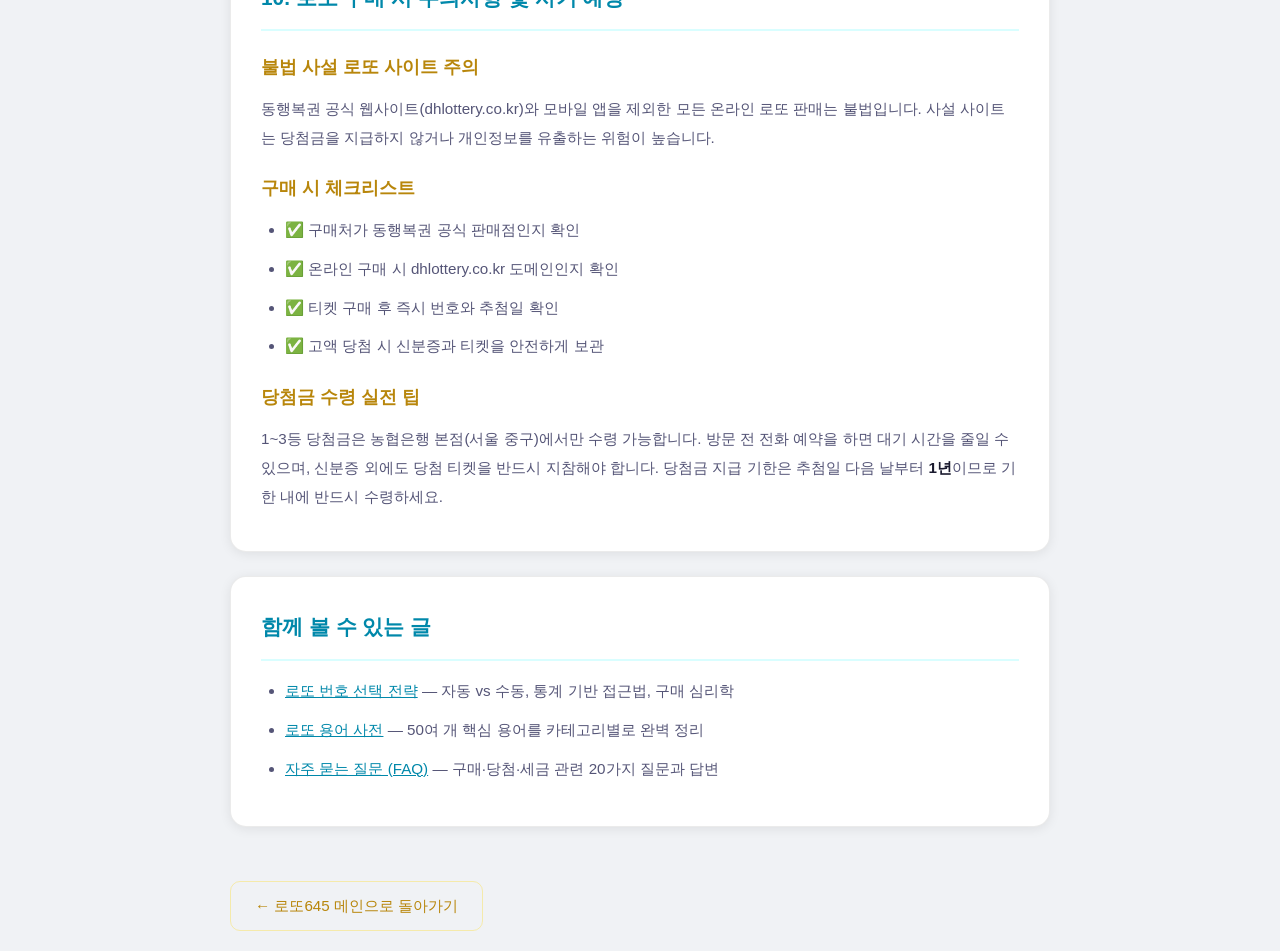
<file: guide.html>
<!DOCTYPE html>
<html lang="ko">
<head>
    <meta charset="UTF-8">
    <meta http-equiv="Content-Security-Policy" content="default-src 'self'; script-src 'self' 'unsafe-inline'; style-src 'self' 'unsafe-inline' https://fonts.googleapis.com; font-src 'self' https://fonts.gstatic.com; img-src 'self' data:; connect-src 'self'">
    <meta name="viewport" content="width=device-width, initial-scale=1.0">
    <link rel="icon" href="icon-192.png">
    <link rel="apple-touch-icon" href="icon-192.png">
    <link rel="manifest" href="manifest.json">
    <meta name="theme-color" content="#0a0a1a">
    <meta property="og:image" content="https://123lotto.co.kr/logo-og.png">
    <meta property="og:image:width" content="1200">
    <meta property="og:image:height" content="630">
    <meta name="twitter:card" content="summary_large_image">
    <meta name="twitter:image" content="https://123lotto.co.kr/logo-og.png">
    <title>로또 완전정복 가이드 — 구매 방법, 확률, 세금, 당첨금 수령 | 로또645</title>
    <meta name="description" content="로또 6/45 초보자를 위한 완벽 가이드. 로또 구매 방법, 당첨 확률 계산, 당첨금 수령 절차, 세금 정보, 번호 선택 팁까지 한 번에 정리했습니다.">
    <meta name="keywords" content="로또 가이드, 로또 구매 방법, 로또 확률, 로또 세금, 로또 당첨금 수령, 로또 초보, 로또 번호 선택, 로또645">
    <meta name="robots" content="index, follow, max-snippet:-1">
    <link rel="canonical" href="https://123lotto.co.kr/guide.html">
    <meta property="og:title" content="로또 완전정복 가이드 — 구매 방법, 확률, 세금, 당첨금 수령">
    <meta property="og:description" content="로또 6/45 초보자를 위한 완벽 가이드. 구매 방법부터 당첨금 수령까지 모든 것을 알려드립니다.">
    <meta property="og:url" content="https://123lotto.co.kr/guide.html">
    <meta property="og:type" content="article">
    <meta property="og:site_name" content="로또645">
    <meta property="og:locale" content="ko_KR">
    <meta name="twitter:card" content="summary_large_image">
    <meta name="twitter:title" content="로또 완전정복 가이드">
    <meta name="twitter:description" content="로또 6/45 초보자를 위한 완벽 가이드. 구매 방법부터 당첨금 수령까지.">
    <meta name="theme-color" content="#0a0a1a">
    <script type="application/ld+json">
    {
      "@context": "https://schema.org",
      "@type": "Article",
      "headline": "로또 완전정복 가이드 — 구매 방법, 확률, 세금, 당첨금 수령",
      "description": "로또 6/45 초보자를 위한 완벽 가이드. 로또 구매 방법, 당첨 확률 계산, 당첨금 수령 절차, 세금 정보를 상세히 설명합니다.",
      "author": { "@type": "Organization", "name": "로또645" },
      "publisher": { "@type": "Organization", "name": "로또645", "url": "https://123lotto.co.kr" },
      "datePublished": "2026-05-21",
      "dateModified": "2026-05-21",
      "inLanguage": "ko",
      "mainEntityOfPage": { "@type": "WebPage", "@id": "https://123lotto.co.kr/guide.html" }
    }
    </script>
    <script type="application/ld+json">
    {
      "@context": "https://schema.org",
      "@type": "BreadcrumbList",
      "itemListElement": [
        { "@type": "ListItem", "position": 1, "name": "홈", "item": "https://123lotto.co.kr/" },
        { "@type": "ListItem", "position": 2, "name": "로또 완전정복 가이드", "item": "https://123lotto.co.kr/guide.html" }
      ]
    }
    </script>
    <link href="https://fonts.googleapis.com/css2?family=Noto+Sans+KR:wght@400;500;700;900&display=swap" rel="stylesheet">
    <link rel="stylesheet" href="style.css?v=3">
    <style>
        :root { --bg-card2: #1a1a3e; --accent-pink: #ff4088; }
        * { margin:0; padding:0; box-sizing:border-box; }
        body { color: var(--text-primary); line-height: 1.9; }
        .container { max-width: 860px; margin: 0 auto; padding: 20px; }
        .header { background: linear-gradient(135deg, rgba(255,215,0,0.1), rgba(0,245,255,0.1)); border: 1px solid rgba(255,255,255,0.08); border-radius: 20px; padding: 40px 30px; text-align: center; margin-bottom: 30px; }
        .header h1 { font-size: 1.8rem; color: var(--accent-gold); margin-bottom: 10px; }
        .header p { color: var(--text-secondary); font-size: 1rem; }
        .card { background: var(--bg-card); border-radius: 16px; padding: 30px; margin-bottom: 24px; border: 1px solid rgba(255,255,255,0.06); }
        .card h2 { font-size: 1.3rem; color: var(--accent-cyan); margin-bottom: 16px; padding-bottom: 12px; border-bottom: 2px solid rgba(0,245,255,0.15); }
        .card h3 { font-size: 1.1rem; color: var(--accent-gold); margin: 20px 0 10px; }
        .card p, .card li { color: var(--text-secondary); font-size: 0.95rem; margin-bottom: 10px; }
        .card ul, .card ol { padding-left: 24px; margin-bottom: 12px; }
        .card strong { color: var(--text-primary); }
        .highlight-box { background: var(--bg-card2); border-left: 4px solid var(--accent-purple); border-radius: 0 12px 12px 0; padding: 16px 20px; margin: 16px 0; }
        .highlight-box.warn { border-left-color: var(--accent-pink); }
        .highlight-box.info { border-left-color: var(--accent-cyan); }
        .table-wrap { overflow-x: auto; margin: 16px 0; }
        table { width: 100%; border-collapse: collapse; font-size: 0.9rem; }
        th { background: var(--bg-card2); color: var(--accent-cyan); padding: 10px 14px; text-align: center; border: 1px solid rgba(255,255,255,0.08); }
        td { color: var(--text-secondary); padding: 10px 14px; text-align: center; border: 1px solid rgba(255,255,255,0.08); }
        .back-link { display: inline-block; margin-top: 30px; color: var(--accent-gold); text-decoration: none; font-size: 0.95rem; padding: 10px 24px; border: 1px solid rgba(255,215,0,0.3); border-radius: 10px; transition: all 0.2s; }
        .back-link:hover { background: rgba(255,215,0,0.08); }
        .breadcrumb { color: var(--text-secondary); font-size: 0.85rem; margin-bottom: 20px; }
        .breadcrumb a { color: var(--accent-cyan); text-decoration: none; }
        .breadcrumb span { margin: 0 6px; }
        /* 테마 보정 */
        [data-theme="light"] .card { background: var(--bg-card); border-color: rgba(0,0,0,0.08); }
        [data-theme="light"] .back-link { color: var(--accent-gold); }
        [data-theme="light"] .breadcrumb a { color: var(--accent-cyan); }
        [data-theme="light"] .header { border-color: rgba(0,0,0,0.08); }
    </style>
</head>
<body>
<div class="container">
    <div style="display:flex;justify-content:flex-end;gap:8px;position:relative;margin-bottom:10px;">
        <button id="fontBtn" onclick="toggleFontMenu(event)" style="width:44px;height:44px;border-radius:50%;border:1px solid rgba(255,255,255,0.2);background:var(--bg-card);color:var(--text-primary);font-size:1.2rem;cursor:pointer;display:flex;align-items:center;justify-content:center;" aria-label="글꼴 변경" aria-expanded="false">🔤</button>
        <button id="themeBtn" onclick="cycleTheme()" style="width:44px;height:44px;border-radius:50%;border:1px solid rgba(255,255,255,0.2);background:var(--bg-card);color:var(--text-primary);font-size:1.2rem;cursor:pointer;display:flex;align-items:center;justify-content:center;" aria-label="테마 변경">🌑</button>
    </div>
    <nav class="breadcrumb" aria-label="breadcrumb">
        <a href="/">홈</a><span>›</span><strong>로또 완전정복 가이드</strong>
    </nav>

    <div class="header">
        <h1>로또 완전정복 가이드</h1>
        <p>로또 6/45 구매 방법부터 당첨 확률, 세금, 당첨금 수령까지 — 초보자를 위한 완벽 정리</p>
    </div>

    <div class="card">
        <h2>1. 로또 6/45란?</h2>
        <p>로또 6/45는 <strong>1부터 45까지의 숫자 중 6개를 선택</strong>하여 추첨 결과와 일치하는 번호 개수에 따라 당첨금을 받는 대한민국 대표 복권입니다. 2002년 12월 7일 첫 추첨을 시작으로 매주 토요일 오후 8시 35분 MBC에서 생방송으로 추첨합니다.</p>
        <div class="highlight-box info">
            <strong>한 장 가격:</strong> 1,000원<br>
            <strong>추첨일:</strong> 매주 토요일 오후 8시 35분<br>
            <strong>판매 마감:</strong> 토요일 오후 8시 (추첨 당일)
        </div>
    </div>

    <div class="card">
        <h2>2. 로또 구매 방법</h2>
        <h3>오프라인 구매</h3>
        <ol>
            <li>전국 로또 판매점(편의점, 복권방, 슈퍼마켓 등 약 7,000여 곳)을 방문합니다.</li>
            <li>판매점에 비치된 <strong>로또 용지</strong>에 1~45 사이의 숫자 6개를 마킹하거나, '자동'을 선택합니다.</li>
            <li>용지를 점원에게 전달하면 단말기에서 티켓이 발행됩니다.</li>
            <li>티켓에 인쇄된 <strong>QR코드와 바코드</strong>로 당첨 여부를 확인할 수 있습니다.</li>
        </ol>
        <h3>온라인 구매</h3>
        <p><strong>동행복권 공식 웹사이트</strong>(dhlottery.co.kr) 또는 <strong>동행복권 모바일 앱</strong>에서 회원가입 후 구매 가능합니다. 온라인 구매 시 1인당 1회 최대 5,000원까지 구매할 수 있으며, 본인 명의의 계좌와 휴대폰 인증이 필요합니다.</p>
        <div class="highlight-box warn">
            <strong>주의:</strong> 법적으로 만 19세 미만은 로또를 구매할 수 없습니다. 또한 허가받지 않은 사설 로또 사이트는 불법이므로 이용하지 마세요.
        </div>
    </div>

    <div class="card">
        <h2>3. 당첨 등수와 확률</h2>
        <p>로또 6/45의 당첨 구조는 다음과 같습니다. <strong>전체 당첨 확률은 약 1/42(약 2.4%)</strong>이며, 평균적으로 45장 중 1장은 5등에 당첨됩니다.</p>
        <div class="table-wrap">
            <table>
                <thead>
                    <tr><th>등수</th><th>당첨 조건</th><th>당첨금</th><th>확률</th></tr>
                </thead>
                <tbody>
                    <tr><td>1등</td><td>6개 번호 모두 일치</td><td>총 당첨금 중 4·5등 제외 금액의 75%</td><td>1 / 8,145,060</td></tr>
                    <tr><td>2등</td><td>5개 번호 + 보너스 번호 일치</td><td>총 당첨금 중 4·5등 제외 금액의 12.5%</td><td>1 / 1,357,510</td></tr>
                    <tr><td>3등</td><td>5개 번호 일치</td><td>총 당첨금 중 4·5등 제외 금액의 12.5%</td><td>1 / 35,724</td></tr>
                    <tr><td>4등</td><td>4개 번호 일치</td><td>50,000원 (고정)</td><td>1 / 733</td></tr>
                    <tr><td>5등</td><td>3개 번호 일치</td><td>5,000원 (고정)</td><td>1 / 45</td></tr>
                </tbody>
            </table>
        </div>
        <p>1등 당첨 확률 1/8,145,060은 <strong>번개에 맞을 확률(1/1,000,000)보다 약 8배 낮습니다</strong>. 로또는 어디까지나 재미로 즐기는 게임이라는 점을 기억하세요.</p>
    </div>

    <div class="card">
        <h2>4. 당첨금 수령 방법</h2>
        <h3>5등 (5,000원)</h3>
        <p>전국 로또 판매점에서 바로 현금으로 수령하거나, 동행복권 사이트에서 온라인으로 계좌 입금 받을 수 있습니다.</p>
        <h3>4등 (50,000원)</h3>
        <p>로또 판매점 또는 농협은행 전국 지점에서 수령 가능합니다.</p>
        <h3>1~3등 (세전 2백만 원 이상)</h3>
        <p><strong>농협은행 본점(서울 중구)</strong>을 직접 방문해야 하며, 신분증과 당첨 티켓을 지참해야 합니다. 사전 예약 후 방문하는 것이 좋습니다.</p>
        <div class="highlight-box info">
            <strong>당첨금 지급 기한:</strong> 추첨일 다음날부터 <strong>1년 이내</strong>에 수령해야 합니다. 기한이 지나면 당첨금은 복권기금에 귀속됩니다.
        </div>
    </div>

    <div class="card">
        <h2>5. 로또 당첨금 세금</h2>
        <ul>
            <li><strong>당첨금 200만 원 이하:</strong> 비과세 (세금 없음)</li>
            <li><strong>200만 원 초과 ~ 3억 원 이하:</strong> 22% (소득세 20% + 주민세 2%)</li>
            <li><strong>3억 원 초과:</strong> 33% (소득세 30% + 주민세 3%)</li>
        </ul>
        <p>예를 들어 1등 당첨금이 <strong>30억 원</strong>일 경우: 200만 원까지 비과세, 200만 원~3억 원 구간 22%, 3억 원~30억 원 구간 33%를 적용하여 실수령액은 약 <strong>20억 3천만 원</strong> 정도입니다.</p>
    </div>

    <div class="card">
        <h2>6. 번호 선택 팁</h2>
        <ul>
            <li><strong>자동 vs 수동:</strong> 전체 판매량의 약 68%가 자동 선택입니다. 통계적으로 자동과 수동의 당첨 확률은 동일합니다.</li>
            <li><strong>고른 분포:</strong> 1~15(낮은 번호), 16~30(중간), 31~45(높은 번호) 구간에서 골고루 선택하면 사람들이 자주 선택하지 않는 조합을 만들 수 있습니다.</li>
            <li><strong>연속 번호 피하기:</strong> 1-2-3-4-5-6 같은 연속 번호는 통계적으로 추첨될 확률이 극히 낮으며, 만약 당첨될 경우 당첨자가 많아 1인당 당첨금이 매우 적어집니다.</li>
            <li><strong>생일 번호 주의:</strong> 1~31 범위의 번호를 주로 선택하면 1등 당첨 시 여러 명과 상금을 나누게 될 가능성이 높습니다.</li>
        </ul>
    </div>

    <div class="card">
        <h2>7. 로또645 AI 예측 시스템 활용법</h2>
        <p><a href="/">로또645 메인 페이지</a>에서는 다음과 같은 기능을 무료로 이용할 수 있습니다:</p>
        <ul>
            <li><strong>당첨번호 조회:</strong> 원하는 회차의 당첨번호와 보너스 번호를 확인할 수 있습니다.</li>
            <li><strong>몬테카를로 시뮬레이션:</strong> 대규모 무작위 시뮬레이션을 통해 통계적 패턴을 분석합니다.</li>
            <li><strong>번호 빈도 분석:</strong> 역대 당첨번호의 출현 빈도, 핫/콜드 번호, 장기 미출현 번호를 확인할 수 있습니다.</li>
            <li><strong>내 번호 분석:</strong> 내가 선택한 번호의 통계적 특성과 역대 당첨 유사도를 분석합니다.</li>
        </ul>
    </div>


    <div class="card">
        <h2>8. 로또의 역사와 변천</h2>
        <p>로또 6/45는 2002년 12월 7일 제1회 추첨을 시작으로 현재까지 이어지고 있습니다. 첫 회차의 1등 당첨금은 약 20억 원이었으며, 초기에는 온라인 구매가 없었고 전국 복권방과 편의점에서만 구매할 수 있었습니다.</p>
        <h3>주요 변천 사항</h3>
        <ul>
            <li><strong>2002년:</strong> 로또 6/45 도입, 1회차 추첨 시작</li>
            <li><strong>2004년:</strong> 온라인 구매 시범 도입, 이후 정식 서비스로 확대</li>
            <li><strong>2011년:</strong> 1인당 온라인 구매 한도 도입(1회 5,000원)</li>
            <li><strong>2015년:</strong> 모바일 앱 출시, QR코드 당첨 확인 도입</li>
            <li><strong>2020년:</strong> 코로나19 팬데믹으로 온라인 구매 비중 급증</li>
        </ul>
        <p>현재 로또는 연간 약 5조 원 이상의 판매액을 기록하며, 복권기금을 통해 저소득층 주거 안정, 문화예술 진흥, 장학 사업 등 다양한 공익 목적에 사용되고 있습니다.</p>
    </div>

    <div class="card">
        <h2>9. 온라인 vs 오프라인 구매 상세 비교</h2>
        <div class="table-wrap">
            <table>
                <thead>
                    <tr><th>구분</th><th>오프라인(판매점)</th><th>온라인(동행복권)</th></tr>
                </thead>
                <tbody>
                    <tr><td>구매 방법</td><td>용지 마킹 또는 자동 선택</td><td>웹/앱에서 번호 선택 또는 자동</td></tr>
                    <tr><td>결제 수단</td><td>현금 또는 카드</td><td>본인 명의 계좌 이체</td></tr>
                    <tr><td>1회 구매 한도</td><td>제한 없음</td><td>최대 5,000원(5게임)</td></tr>
                    <tr><td>당첨 확인</td><td>판매점 방문 또는 QR 스캔</td><td>앱 푸시 알림, 자동 입금(5등)</td></tr>
                    <tr><td>당첨금 수령</td><td>판매점 또는 은행 방문</td><td>5등은 자동 입금, 그 외는 동일</td></tr>
                    <tr><td>티켓 분실 위험</td><td>높음(실물 티켓)</td><td>없음(온라인 기록)</td></tr>
                </tbody>
            </table>
        </div>
        <div class="highlight-box info">
            <strong>팁:</strong> 5등(5,000원) 당첨은 온라인 구매 시 추첨 다음 날 자동으로 입금됩니다. 오프라인은 판매점 방문이 필요합니다.
        </div>
    </div>

    <div class="card">
        <h2>10. 로또 구매 시 주의사항 및 사기 예방</h2>
        <h3>불법 사설 로또 사이트 주의</h3>
        <p>동행복권 공식 웹사이트(dhlottery.co.kr)와 모바일 앱을 제외한 모든 온라인 로또 판매는 불법입니다. 사설 사이트는 당첨금을 지급하지 않거나 개인정보를 유출하는 위험이 높습니다.</p>
        <h3>구매 시 체크리스트</h3>
        <ul>
            <li>✅ 구매처가 동행복권 공식 판매점인지 확인</li>
            <li>✅ 온라인 구매 시 dhlottery.co.kr 도메인인지 확인</li>
            <li>✅ 티켓 구매 후 즉시 번호와 추첨일 확인</li>
            <li>✅ 고액 당첨 시 신분증과 티켓을 안전하게 보관</li>
        </ul>
        <h3>당첨금 수령 실전 팁</h3>
        <p>1~3등 당첨금은 농협은행 본점(서울 중구)에서만 수령 가능합니다. 방문 전 전화 예약을 하면 대기 시간을 줄일 수 있으며, 신분증 외에도 당첨 티켓을 반드시 지참해야 합니다. 당첨금 지급 기한은 추첨일 다음 날부터 <strong>1년</strong>이므로 기한 내에 반드시 수령하세요.</p>
    </div>

    <div class="card">
        <h2>함께 볼 수 있는 글</h2>
        <ul>
            <li><a href="strategy.html" style="color:var(--accent-cyan);">로또 번호 선택 전략</a> — 자동 vs 수동, 통계 기반 접근법, 구매 심리학</li>
            <li><a href="terms.html" style="color:var(--accent-cyan);">로또 용어 사전</a> — 50여 개 핵심 용어를 카테고리별로 완벽 정리</li>
            <li><a href="faq.html" style="color:var(--accent-cyan);">자주 묻는 질문 (FAQ)</a> — 구매·당첨·세금 관련 20가지 질문과 답변</li>
        </ul>
    </div>

    <a href="/" class="back-link">← 로또645 메인으로 돌아가기</a>
</div>
<script>
(function(){
    const THEMES=['dark','light','ocean','forest','sunset','neon','coffee'];
    const ICONS={dark:'🌑',light:'☀️',ocean:'🌊',forest:'🌿',sunset:'🌅',neon:'⚡',coffee:'☕'};
    window.cycleTheme=function(){
        const cur=document.documentElement.getAttribute('data-theme')||'dark';
        const next=THEMES[(THEMES.indexOf(cur)+1)%THEMES.length];
        document.documentElement.setAttribute('data-theme',next);
        try{localStorage.setItem('lotto-theme',next);}catch(e){}
        const btn=document.getElementById('themeBtn');
        if(btn)btn.textContent=ICONS[next]||'🌑';
        const meta=document.querySelector('meta[name="theme-color"]');
        if(meta){
            const c={dark:'#0a0a1a',light:'#f0f2f5',ocean:'#0a1628',forest:'#0a1a0f',sunset:'#1a0f0a',neon:'#050505',coffee:'#1c1410'};
            meta.content=c[next]||'#0a0a1a';
        }
    };
    let saved;
    try{saved=localStorage.getItem('lotto-theme');}catch(e){saved=null;}
    if(!saved||!THEMES.includes(saved)){
        saved=window.matchMedia('(prefers-color-scheme: light)').matches?'light':'dark';
    }
    document.documentElement.setAttribute('data-theme',saved);
    const btn=document.getElementById('themeBtn');
    if(btn)btn.textContent=ICONS[saved]||'🌑';
    // 글꼴
    const FONT_OPTS={'Noto Sans KR':"'Noto Sans KR', sans-serif",'Noto Serif KR':"'Noto Serif KR', serif",'Nanum Gothic':"'Nanum Gothic', sans-serif",'Nanum Myeongjo':"'Nanum Myeongjo', serif",'IBM Plex Sans KR':"'IBM Plex Sans KR', sans-serif",'Gothic A1':"'Gothic A1', sans-serif",'Dongle':"'Dongle', sans-serif",'Sunflower':"'Sunflower', sans-serif",'Do Hyeon':"'Do Hyeon', sans-serif",'Jua':"'Jua', sans-serif",'Nanum Pen Script':"'Nanum Pen Script', cursive",'Hi Melody':"'Hi Melody', cursive",'Yeon Sung':"'Yeon Sung', cursive",'Black Han Sans':"'Black Han Sans', sans-serif",'Gowun Dodum':"'Gowun Dodum', sans-serif"};
    const FONT_LABS={'Noto Sans KR':'Noto Sans KR','Noto Serif KR':'Noto Serif KR','Nanum Gothic':'나눔고딕','Nanum Myeongjo':'나눔명조','IBM Plex Sans KR':'IBM Plex Sans KR','Gothic A1':'고딕 A1','Dongle':'동글','Sunflower':'해바라기','Do Hyeon':'도현','Jua':'주아','Nanum Pen Script':'나눔손글씨','Hi Melody':'Hi Melody','Yeon Sung':'연성','Black Han Sans':'검은고딕','Gowun Dodum':'고운돋움'};
    const FONT_ORD=['Noto Sans KR','Noto Serif KR','Nanum Gothic','Nanum Myeongjo','IBM Plex Sans KR','Gothic A1','Dongle','Sunflower','Do Hyeon','Jua','Nanum Pen Script','Hi Melody','Yeon Sung','Black Han Sans','Gowun Dodum'];
    const FONT_WG={'Noto Sans KR':'wght@300;400;500;700;900','Noto Serif KR':'wght@400;500;700;900','Nanum Gothic':'wght@400;700;800','Nanum Myeongjo':'wght@400;700;800','IBM Plex Sans KR':'wght@400;500;700','Gothic A1':'wght@400;500;700;900','Dongle':'wght@300;400;700','Sunflower':'wght@300;500;700'};
    const LOADED=new Set(['Noto Sans KR','Noto Serif KR']);
    function loadGF(name){if(LOADED.has(name))return;LOADED.add(name);const fam=name.replace(/ /g,'+');const w=FONT_WG[name]||'';const href='https://fonts.googleapis.com/css2?family='+fam+(w?':'+w:'')+'&display=swap';const link=document.createElement('link');link.rel='stylesheet';link.href=href;document.head.appendChild(link);}
    function setFont(name){loadGF(name);document.body.style.fontFamily=FONT_OPTS[name]||FONT_OPTS['Noto Sans KR'];try{localStorage.setItem('lotto-font',name);}catch(e){}}
    function curFont(){let n;try{n=localStorage.getItem('lotto-font');}catch(e){n=null;}return n&&FONT_OPTS[n]?n:'Noto Sans KR';}
    window.toggleFontMenu=function(e){e.stopPropagation();let p=document.getElementById('fontPopup');if(!p){p=document.createElement('div');p.id='fontPopup';p.className='font-popup';document.getElementById('fontBtn').parentElement.appendChild(p);buildFP(p);}const open=p.classList.toggle('open');const b=document.getElementById('fontBtn');if(b)b.setAttribute('aria-expanded',String(open));document.removeEventListener('click',closeFP);document.removeEventListener('keydown',fpKey);if(open){buildFP(p);document.addEventListener('click',closeFP);document.addEventListener('keydown',fpKey);}};
    function fpKey(e){if(e.key==='Escape'){const p=document.getElementById('fontPopup');const b=document.getElementById('fontBtn');if(p)p.classList.remove('open');if(b){b.setAttribute('aria-expanded','false');b.focus();}document.removeEventListener('click',closeFP);document.removeEventListener('keydown',fpKey);}}
    function closeFP(e){const p=document.getElementById('fontPopup');const b=document.getElementById('fontBtn');if(p&&!p.contains(e.target)&&e.target!==b){p.classList.remove('open');b.setAttribute('aria-expanded','false');document.removeEventListener('click',closeFP);document.removeEventListener('keydown',fpKey);b.focus();}}
    function buildFP(popup){const c=curFont();popup.innerHTML=FONT_ORD.map(f=>{const a=f===c?' active':'';const fs=FONT_OPTS[f];return '<button class="font-popup-item'+a+'" style="font-family:'+fs+'" onclick="event.stopPropagation();selFont(\''+f+'\')">'+FONT_LABS[f]+'<span class="font-preview" style="font-family:'+fs+'">1234567890 가나다ABC</span></button>';}).join('');}
    window.selFont=function(name){setFont(name);const p=document.getElementById('fontPopup');const b=document.getElementById('fontBtn');if(p)p.classList.remove('open');if(b)b.setAttribute('aria-expanded','false');document.removeEventListener('click',closeFP);document.removeEventListener('keydown',fpKey);if(b)b.focus();};
    const cf=curFont();loadGF(cf);document.body.style.fontFamily=FONT_OPTS[cf];
})();
</script>
</body>
</html>
</file>
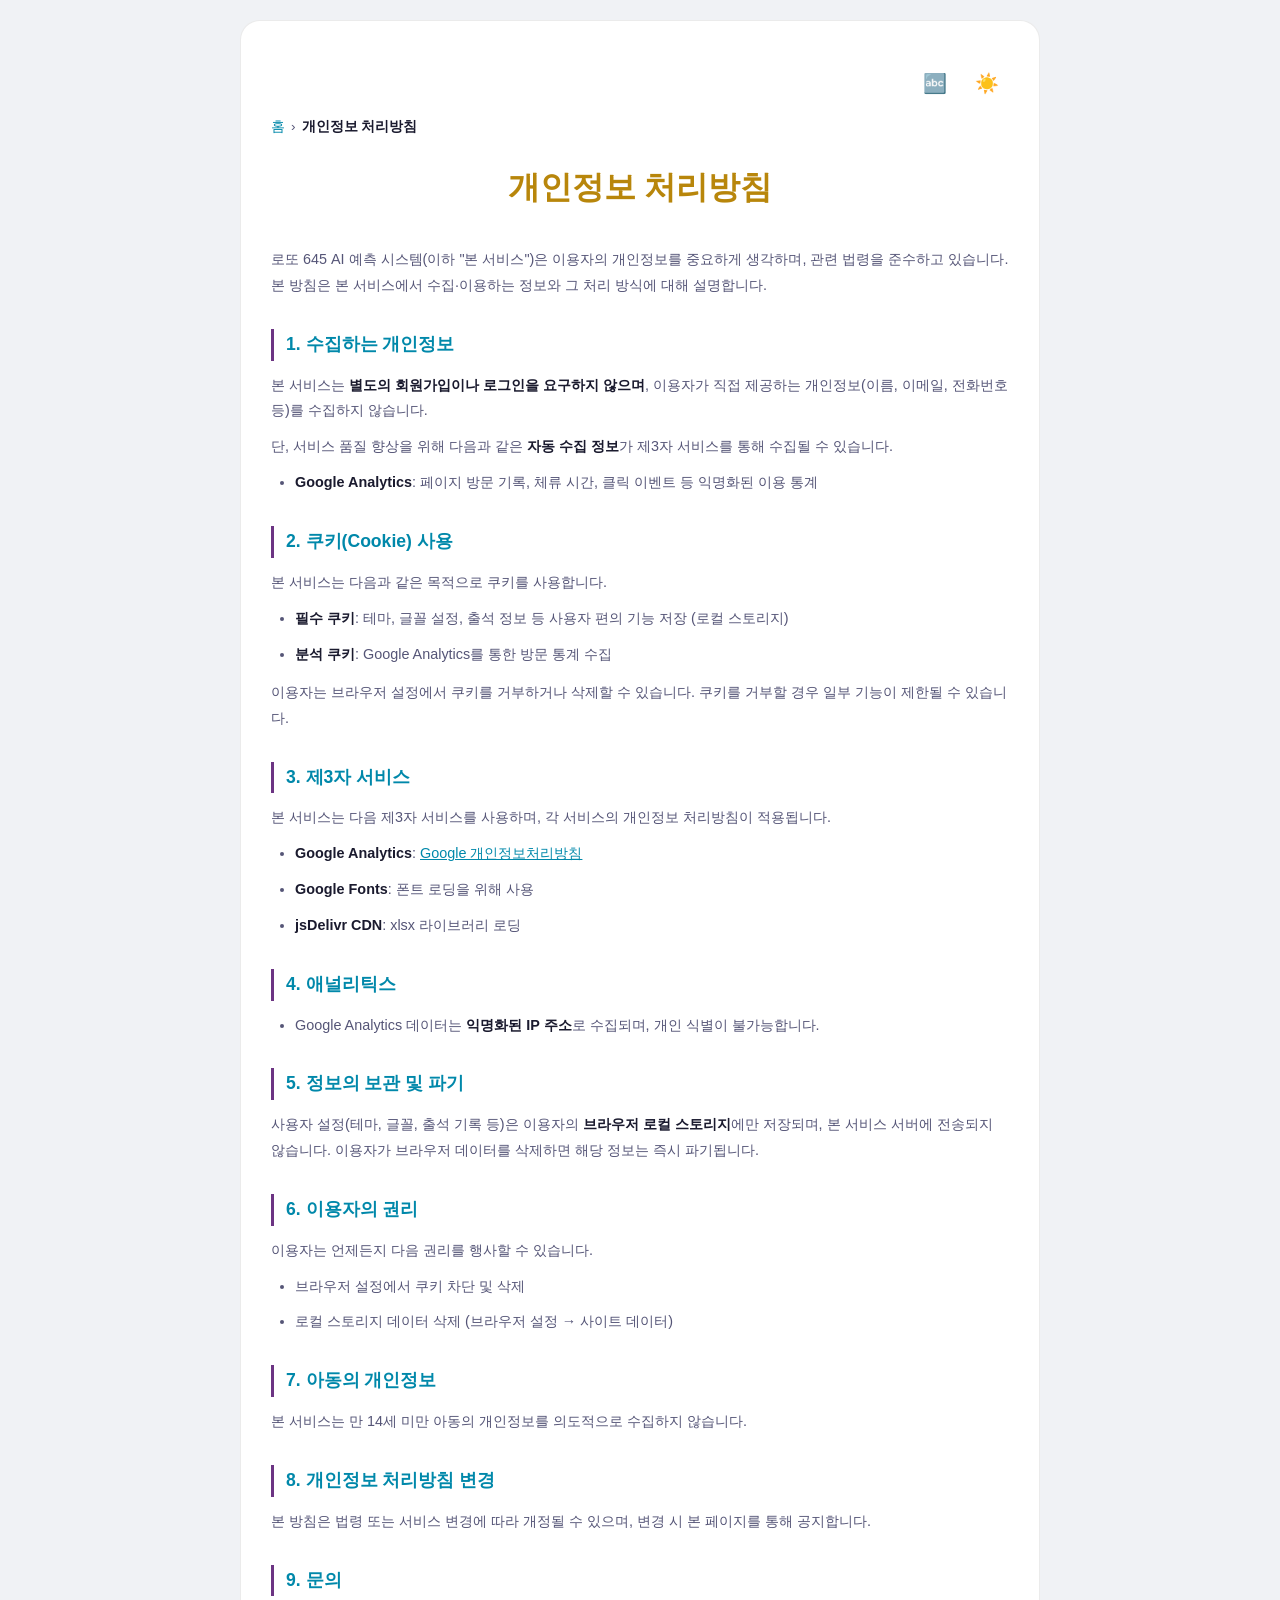
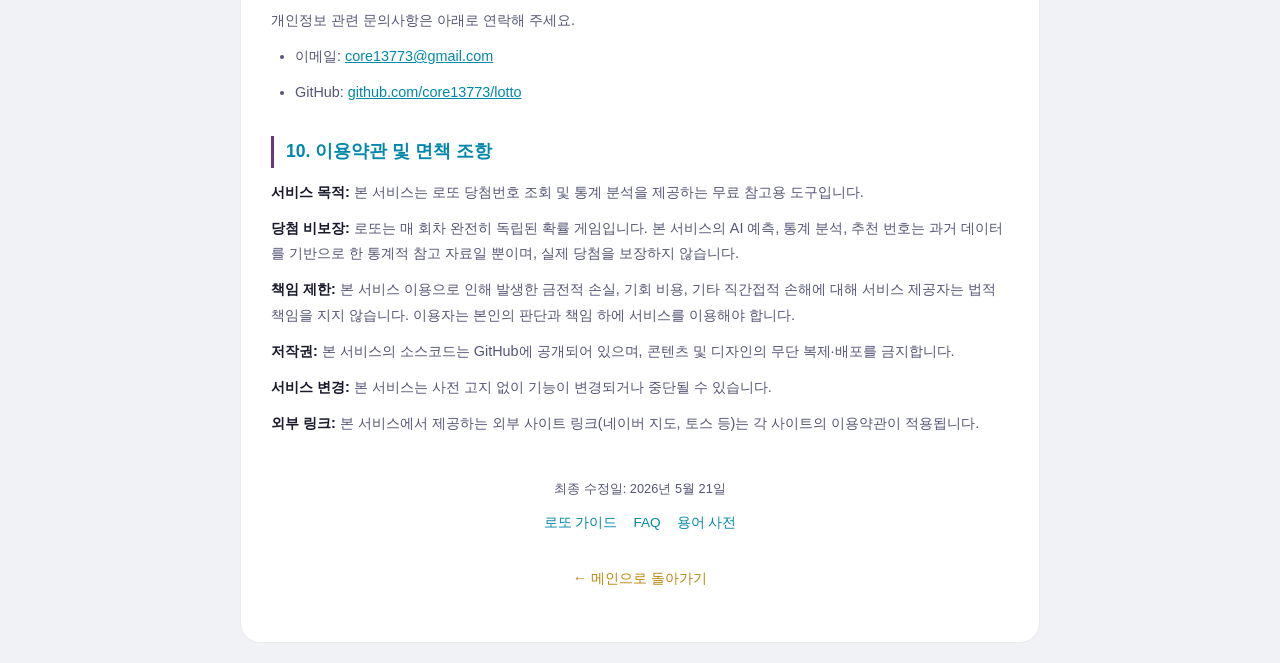
<file: privacy.html>
<!DOCTYPE html>
<html lang="ko">
<head>
    <meta charset="UTF-8">
    <meta http-equiv="Content-Security-Policy" content="default-src 'self'; script-src 'self' 'unsafe-inline'; style-src 'self' 'unsafe-inline' https://fonts.googleapis.com; font-src 'self' https://fonts.gstatic.com; img-src 'self' data:; connect-src 'self'">
    <meta name="viewport" content="width=device-width, initial-scale=1.0">
    <link rel="icon" href="icon-192.png">
    <link rel="apple-touch-icon" href="icon-192.png">
    <link rel="manifest" href="manifest.json">
    <meta name="theme-color" content="#0a0a1a">
    <meta property="og:image" content="https://123lotto.co.kr/logo-og.png">
    <meta property="og:image:width" content="1200">
    <meta property="og:image:height" content="630">
    <meta name="twitter:card" content="summary_large_image">
    <meta name="twitter:image" content="https://123lotto.co.kr/logo-og.png">
    <title>개인정보 처리방침 및 이용약관 — 로또 645 AI 예측 시스템</title>
    <meta name="description" content="로또 645 AI 예측 시스템의 개인정보 처리방침 및 이용약관입니다. 개인정보 수집 항목, 쿠키 사용, 제3자 서비스, 이용자 권리, 면책 조항을 안내합니다.">
    <meta name="robots" content="noindex, follow">
    <link rel="canonical" href="https://123lotto.co.kr/privacy.html">
    <meta property="og:title" content="개인정보 처리방침 및 이용약관 — 로또 645">
    <meta property="og:description" content="로또 645 AI 예측 시스템의 개인정보 처리방침 및 이용약관입니다.">
    <meta property="og:url" content="https://123lotto.co.kr/privacy.html">
    <meta property="og:type" content="website">
    <meta property="og:site_name" content="로또645">
    <meta property="og:locale" content="ko_KR">
    <meta name="twitter:card" content="summary">
    <meta name="twitter:title" content="개인정보 처리방침 및 이용약관 — 로또 645">
    <meta name="twitter:description" content="로또 645 AI 예측 시스템의 개인정보 처리방침 및 이용약관입니다.">
    <meta name="theme-color" content="#0a0a1a">
    <script type="application/ld+json">
    {
      "@context": "https://schema.org",
      "@type": "WebPage",
      "name": "개인정보 처리방침 및 이용약관",
      "description": "로또 645 AI 예측 시스템의 개인정보 처리방침 및 이용약관",
      "publisher": { "@type": "Organization", "name": "로또645", "url": "https://123lotto.co.kr" },
      "inLanguage": "ko"
    }
    </script>
    <script type="application/ld+json">
    {
      "@context": "https://schema.org",
      "@type": "BreadcrumbList",
      "itemListElement": [
        { "@type": "ListItem", "position": 1, "name": "홈", "item": "https://123lotto.co.kr/" },
        { "@type": "ListItem", "position": 2, "name": "개인정보 처리방침", "item": "https://123lotto.co.kr/privacy.html" }
      ]
    }
    </script>
    <link href="https://fonts.googleapis.com/css2?family=Noto+Sans+KR:wght@400;500;700;900&display=swap" rel="stylesheet">
    <link rel="stylesheet" href="style.css?v=3">
    <style>
        :root {} /* 테마 변수는 style.css에서 관리 */
        * { margin:0; padding:0; box-sizing:border-box; }
        body { color: var(--text-primary); padding: 20px; line-height: 1.8; }
        .container { max-width: 800px; margin: 0 auto; background: var(--bg-card); border-radius: 20px; padding: 40px 30px; border: 1px solid rgba(255,255,255,0.08); }
        h1 { color: var(--accent-gold); margin-bottom: 30px; text-align: center; }
        h2 { color: var(--accent-cyan); margin: 30px 0 12px; font-size: 1.1rem; border-left: 3px solid var(--accent-purple); padding-left: 12px; }
        p, li { color: var(--text-secondary); font-size: 0.9rem; margin-bottom: 10px; }
        ul { padding-left: 24px; margin-bottom: 12px; }
        strong { color: var(--text-primary); }
        a { color: var(--accent-cyan); }
        .last-updated { text-align: center; color: var(--text-secondary); font-size: 0.8rem; margin-top: 40px; }
        .back-link { display: inline-block; margin-top: 20px; color: var(--accent-gold); text-decoration: none; font-size: 0.9rem; }
        /* 테마 보정 */
        [data-theme="light"] .container { background: var(--bg-card); border-color: rgba(0,0,0,0.08); }
        [data-theme="light"] a { color: var(--accent-cyan); }
        [data-theme="light"] .back-link { color: var(--accent-gold); }
    </style>
</head>
<body>
<div class="container">
    <div style="display:flex;justify-content:flex-end;gap:8px;position:relative;margin-bottom:10px;">
        <button id="fontBtn" onclick="toggleFontMenu(event)" style="width:44px;height:44px;border-radius:50%;border:1px solid rgba(255,255,255,0.2);background:var(--bg-card);color:var(--text-primary);font-size:1.2rem;cursor:pointer;display:flex;align-items:center;justify-content:center;" aria-label="글꼴 변경" aria-expanded="false">🔤</button>
        <button id="themeBtn" onclick="cycleTheme()" style="width:44px;height:44px;border-radius:50%;border:1px solid rgba(255,255,255,0.2);background:var(--bg-card);color:var(--text-primary);font-size:1.2rem;cursor:pointer;display:flex;align-items:center;justify-content:center;" aria-label="테마 변경">🌑</button>
    </div>
    <nav style="color:var(--text-secondary);font-size:0.85rem;margin-bottom:20px;" aria-label="breadcrumb">
        <a href="/" style="color:var(--accent-cyan);text-decoration:none;">홈</a><span style="margin:0 6px;">›</span><strong>개인정보 처리방침</strong>
    </nav>
    <h1>개인정보 처리방침</h1>

    <p>로또 645 AI 예측 시스템(이하 "본 서비스")은 이용자의 개인정보를 중요하게 생각하며, 관련 법령을 준수하고 있습니다. 본 방침은 본 서비스에서 수집·이용하는 정보와 그 처리 방식에 대해 설명합니다.</p>

    <h2>1. 수집하는 개인정보</h2>
    <p>본 서비스는 <strong>별도의 회원가입이나 로그인을 요구하지 않으며</strong>, 이용자가 직접 제공하는 개인정보(이름, 이메일, 전화번호 등)를 수집하지 않습니다.</p>
    <p>단, 서비스 품질 향상을 위해 다음과 같은 <strong>자동 수집 정보</strong>가 제3자 서비스를 통해 수집될 수 있습니다.</p>
    <ul>
        <li><strong>Google Analytics</strong>: 페이지 방문 기록, 체류 시간, 클릭 이벤트 등 익명화된 이용 통계</li>
    </ul>

    <h2>2. 쿠키(Cookie) 사용</h2>
    <p>본 서비스는 다음과 같은 목적으로 쿠키를 사용합니다.</p>
    <ul>
        <li><strong>필수 쿠키</strong>: 테마, 글꼴 설정, 출석 정보 등 사용자 편의 기능 저장 (로컬 스토리지)</li>
        <li><strong>분석 쿠키</strong>: Google Analytics를 통한 방문 통계 수집</li>
    </ul>
    <p>이용자는 브라우저 설정에서 쿠키를 거부하거나 삭제할 수 있습니다. 쿠키를 거부할 경우 일부 기능이 제한될 수 있습니다.</p>

    <h2>3. 제3자 서비스</h2>
    <p>본 서비스는 다음 제3자 서비스를 사용하며, 각 서비스의 개인정보 처리방침이 적용됩니다.</p>
    <ul>
        <li><strong>Google Analytics</strong>: <a href="https://policies.google.com/privacy" target="_blank" rel="noopener">Google 개인정보처리방침</a></li>
        <li><strong>Google Fonts</strong>: 폰트 로딩을 위해 사용</li>
        <li><strong>jsDelivr CDN</strong>: xlsx 라이브러리 로딩</li>
    </ul>

    <h2>4. 애널리틱스</h2>
    <ul>
        <li>Google Analytics 데이터는 <strong>익명화된 IP 주소</strong>로 수집되며, 개인 식별이 불가능합니다.</li>
    </ul>

    <h2>5. 정보의 보관 및 파기</h2>
    <p>사용자 설정(테마, 글꼴, 출석 기록 등)은 이용자의 <strong>브라우저 로컬 스토리지</strong>에만 저장되며, 본 서비스 서버에 전송되지 않습니다. 이용자가 브라우저 데이터를 삭제하면 해당 정보는 즉시 파기됩니다.</p>

    <h2>6. 이용자의 권리</h2>
    <p>이용자는 언제든지 다음 권리를 행사할 수 있습니다.</p>
    <ul>
        <li>브라우저 설정에서 쿠키 차단 및 삭제</li>
        <li>로컬 스토리지 데이터 삭제 (브라우저 설정 → 사이트 데이터)</li>
    </ul>

    <h2>7. 아동의 개인정보</h2>
    <p>본 서비스는 만 14세 미만 아동의 개인정보를 의도적으로 수집하지 않습니다.</p>

    <h2>8. 개인정보 처리방침 변경</h2>
    <p>본 방침은 법령 또는 서비스 변경에 따라 개정될 수 있으며, 변경 시 본 페이지를 통해 공지합니다.</p>

    <h2>9. 문의</h2>
    <p>개인정보 관련 문의사항은 아래로 연락해 주세요.</p>
    <ul>
        <li>이메일: <span id="contactEmail">로딩 중...</span></li>
        <li>GitHub: <a href="https://github.com/core13773/lotto/issues" target="_blank" rel="noopener">github.com/core13773/lotto</a></li>
    </ul>

    <h2>10. 이용약관 및 면책 조항</h2>
    <p><strong>서비스 목적:</strong> 본 서비스는 로또 당첨번호 조회 및 통계 분석을 제공하는 무료 참고용 도구입니다.</p>
    <p><strong>당첨 비보장:</strong> 로또는 매 회차 완전히 독립된 확률 게임입니다. 본 서비스의 AI 예측, 통계 분석, 추천 번호는 과거 데이터를 기반으로 한 통계적 참고 자료일 뿐이며, 실제 당첨을 보장하지 않습니다.</p>
    <p><strong>책임 제한:</strong> 본 서비스 이용으로 인해 발생한 금전적 손실, 기회 비용, 기타 직간접적 손해에 대해 서비스 제공자는 법적 책임을 지지 않습니다. 이용자는 본인의 판단과 책임 하에 서비스를 이용해야 합니다.</p>
    <p><strong>저작권:</strong> 본 서비스의 소스코드는 GitHub에 공개되어 있으며, 콘텐츠 및 디자인의 무단 복제·배포를 금지합니다.</p>
    <p><strong>서비스 변경:</strong> 본 서비스는 사전 고지 없이 기능이 변경되거나 중단될 수 있습니다.</p>
    <p><strong>외부 링크:</strong> 본 서비스에서 제공하는 외부 사이트 링크(네이버 지도, 토스 등)는 각 사이트의 이용약관이 적용됩니다.</p>

    <p class="last-updated">최종 수정일: 2026년 5월 21일</p>
    <p style="text-align:center;margin-top:10px;">
        <a href="guide.html" style="color:var(--accent-cyan);text-decoration:none;font-size:0.85rem;margin:0 6px;">로또 가이드</a>
        <a href="faq.html" style="color:var(--accent-cyan);text-decoration:none;font-size:0.85rem;margin:0 6px;">FAQ</a>
        <a href="terms.html" style="color:var(--accent-cyan);text-decoration:none;font-size:0.85rem;margin:0 6px;">용어 사전</a>
    </p>
    <p style="text-align:center;"><a href="/" class="back-link">← 메인으로 돌아가기</a></p>
</div>
<script>
(function() {
    var parts = ['core13773', 'gmail.com'];
    var email = parts.join('@');
    var el = document.getElementById('contactEmail');
    if (el) {
        el.innerHTML = '<a href="mailto:' + email + '">' + email + '</a>';
    }
})();
</script>
<script>
(function(){
    const THEMES=['dark','light','ocean','forest','sunset','neon','coffee'];
    const ICONS={dark:'🌑',light:'☀️',ocean:'🌊',forest:'🌿',sunset:'🌅',neon:'⚡',coffee:'☕'};
    window.cycleTheme=function(){
        const cur=document.documentElement.getAttribute('data-theme')||'dark';
        const next=THEMES[(THEMES.indexOf(cur)+1)%THEMES.length];
        document.documentElement.setAttribute('data-theme',next);
        try{localStorage.setItem('lotto-theme',next);}catch(e){}
        const btn=document.getElementById('themeBtn');
        if(btn)btn.textContent=ICONS[next]||'🌑';
        const meta=document.querySelector('meta[name="theme-color"]');
        if(meta){
            const c={dark:'#0a0a1a',light:'#f0f2f5',ocean:'#0a1628',forest:'#0a1a0f',sunset:'#1a0f0a',neon:'#050505',coffee:'#1c1410'};
            meta.content=c[next]||'#0a0a1a';
        }
    };
    let saved;
    try{saved=localStorage.getItem('lotto-theme');}catch(e){saved=null;}
    if(!saved||!THEMES.includes(saved)){
        saved=window.matchMedia('(prefers-color-scheme: light)').matches?'light':'dark';
    }
    document.documentElement.setAttribute('data-theme',saved);
    const btn=document.getElementById('themeBtn');
    if(btn)btn.textContent=ICONS[saved]||'🌑';
    // 글꼴
    const FONT_OPTS={'Noto Sans KR':"'Noto Sans KR', sans-serif",'Noto Serif KR':"'Noto Serif KR', serif",'Nanum Gothic':"'Nanum Gothic', sans-serif",'Nanum Myeongjo':"'Nanum Myeongjo', serif",'IBM Plex Sans KR':"'IBM Plex Sans KR', sans-serif",'Gothic A1':"'Gothic A1', sans-serif",'Dongle':"'Dongle', sans-serif",'Sunflower':"'Sunflower', sans-serif",'Do Hyeon':"'Do Hyeon', sans-serif",'Jua':"'Jua', sans-serif",'Nanum Pen Script':"'Nanum Pen Script', cursive",'Hi Melody':"'Hi Melody', cursive",'Yeon Sung':"'Yeon Sung', cursive",'Black Han Sans':"'Black Han Sans', sans-serif",'Gowun Dodum':"'Gowun Dodum', sans-serif"};
    const FONT_LABS={'Noto Sans KR':'Noto Sans KR','Noto Serif KR':'Noto Serif KR','Nanum Gothic':'나눔고딕','Nanum Myeongjo':'나눔명조','IBM Plex Sans KR':'IBM Plex Sans KR','Gothic A1':'고딕 A1','Dongle':'동글','Sunflower':'해바라기','Do Hyeon':'도현','Jua':'주아','Nanum Pen Script':'나눔손글씨','Hi Melody':'Hi Melody','Yeon Sung':'연성','Black Han Sans':'검은고딕','Gowun Dodum':'고운돋움'};
    const FONT_ORD=['Noto Sans KR','Noto Serif KR','Nanum Gothic','Nanum Myeongjo','IBM Plex Sans KR','Gothic A1','Dongle','Sunflower','Do Hyeon','Jua','Nanum Pen Script','Hi Melody','Yeon Sung','Black Han Sans','Gowun Dodum'];
    const FONT_WG={'Noto Sans KR':'wght@300;400;500;700;900','Noto Serif KR':'wght@400;500;700;900','Nanum Gothic':'wght@400;700;800','Nanum Myeongjo':'wght@400;700;800','IBM Plex Sans KR':'wght@400;500;700','Gothic A1':'wght@400;500;700;900','Dongle':'wght@300;400;700','Sunflower':'wght@300;500;700'};
    const LOADED=new Set(['Noto Sans KR','Noto Serif KR']);
    function loadGF(name){if(LOADED.has(name))return;LOADED.add(name);const fam=name.replace(/ /g,'+');const w=FONT_WG[name]||'';const href='https://fonts.googleapis.com/css2?family='+fam+(w?':'+w:'')+'&display=swap';const link=document.createElement('link');link.rel='stylesheet';link.href=href;document.head.appendChild(link);}
    function setFont(name){loadGF(name);document.body.style.fontFamily=FONT_OPTS[name]||FONT_OPTS['Noto Sans KR'];try{localStorage.setItem('lotto-font',name);}catch(e){}}
    function curFont(){let n;try{n=localStorage.getItem('lotto-font');}catch(e){n=null;}return n&&FONT_OPTS[n]?n:'Noto Sans KR';}
    window.toggleFontMenu=function(e){e.stopPropagation();let p=document.getElementById('fontPopup');if(!p){p=document.createElement('div');p.id='fontPopup';p.className='font-popup';document.getElementById('fontBtn').parentElement.appendChild(p);buildFP(p);}const open=p.classList.toggle('open');const b=document.getElementById('fontBtn');if(b)b.setAttribute('aria-expanded',String(open));document.removeEventListener('click',closeFP);document.removeEventListener('keydown',fpKey);if(open){buildFP(p);document.addEventListener('click',closeFP);document.addEventListener('keydown',fpKey);}};
    function fpKey(e){if(e.key==='Escape'){const p=document.getElementById('fontPopup');const b=document.getElementById('fontBtn');if(p)p.classList.remove('open');if(b){b.setAttribute('aria-expanded','false');b.focus();}document.removeEventListener('click',closeFP);document.removeEventListener('keydown',fpKey);}}
    function closeFP(e){const p=document.getElementById('fontPopup');const b=document.getElementById('fontBtn');if(p&&!p.contains(e.target)&&e.target!==b){p.classList.remove('open');b.setAttribute('aria-expanded','false');document.removeEventListener('click',closeFP);document.removeEventListener('keydown',fpKey);b.focus();}}
    function buildFP(popup){const c=curFont();popup.innerHTML=FONT_ORD.map(f=>{const a=f===c?' active':'';const fs=FONT_OPTS[f];return '<button class="font-popup-item'+a+'" style="font-family:'+fs+'" onclick="event.stopPropagation();selFont(\''+f+'\')">'+FONT_LABS[f]+'<span class="font-preview" style="font-family:'+fs+'">1234567890 가나다ABC</span></button>';}).join('');}
    window.selFont=function(name){setFont(name);const p=document.getElementById('fontPopup');const b=document.getElementById('fontBtn');if(p)p.classList.remove('open');if(b)b.setAttribute('aria-expanded','false');document.removeEventListener('click',closeFP);document.removeEventListener('keydown',fpKey);if(b)b.focus();};
    const cf=curFont();loadGF(cf);document.body.style.fontFamily=FONT_OPTS[cf];
})();
</script>
</body>
</html>
</file>
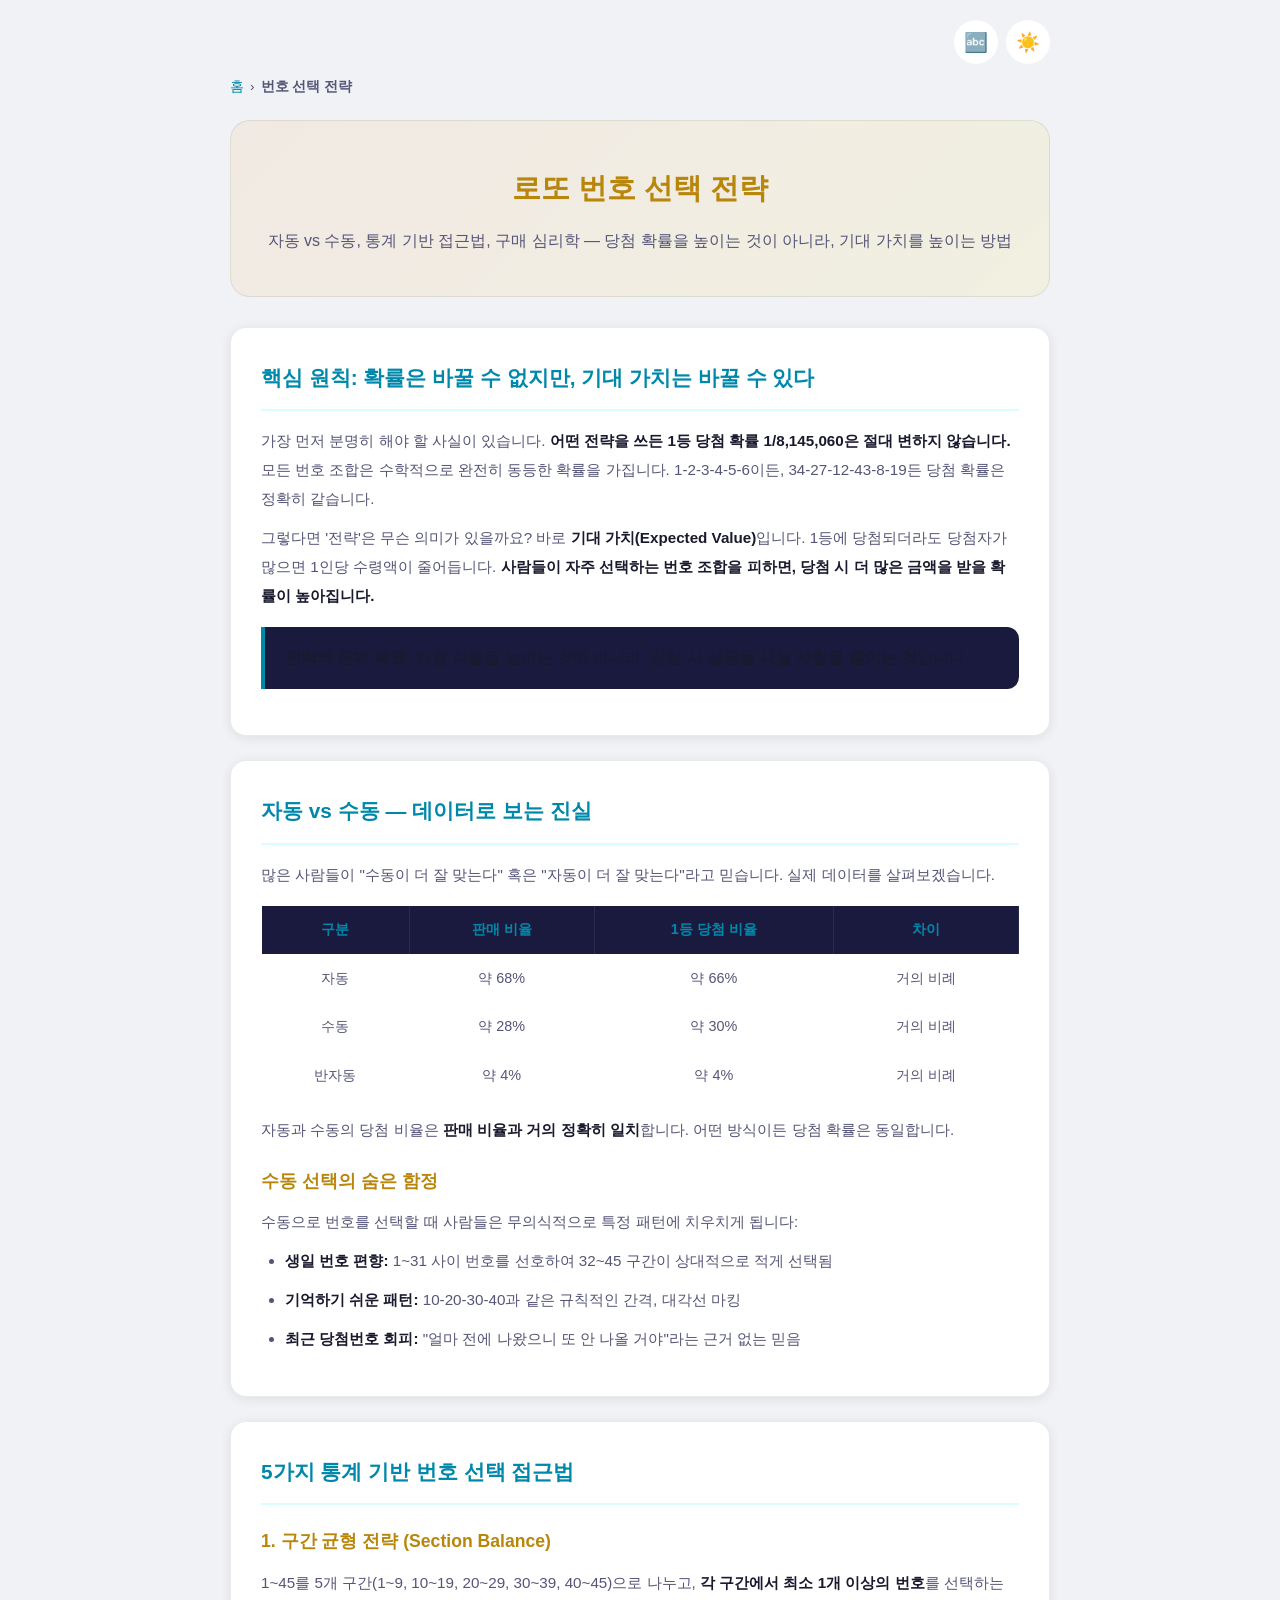
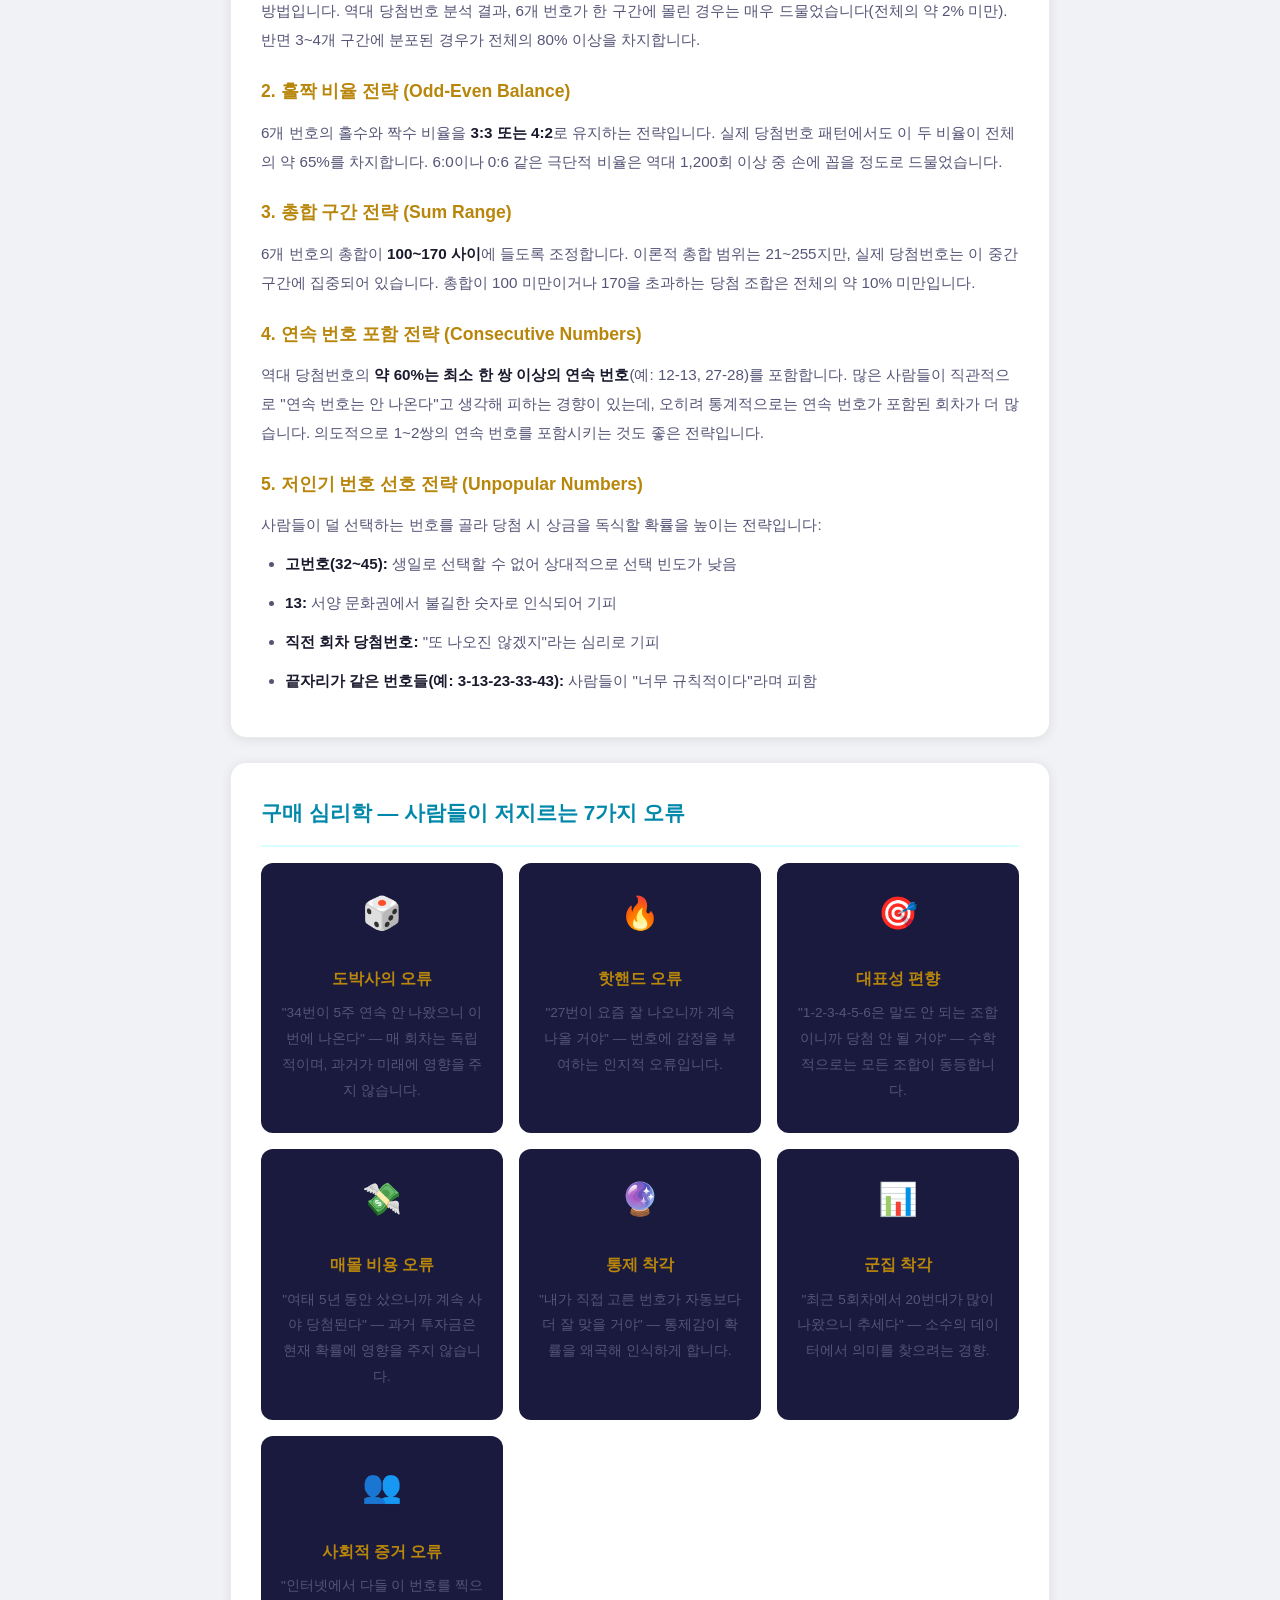
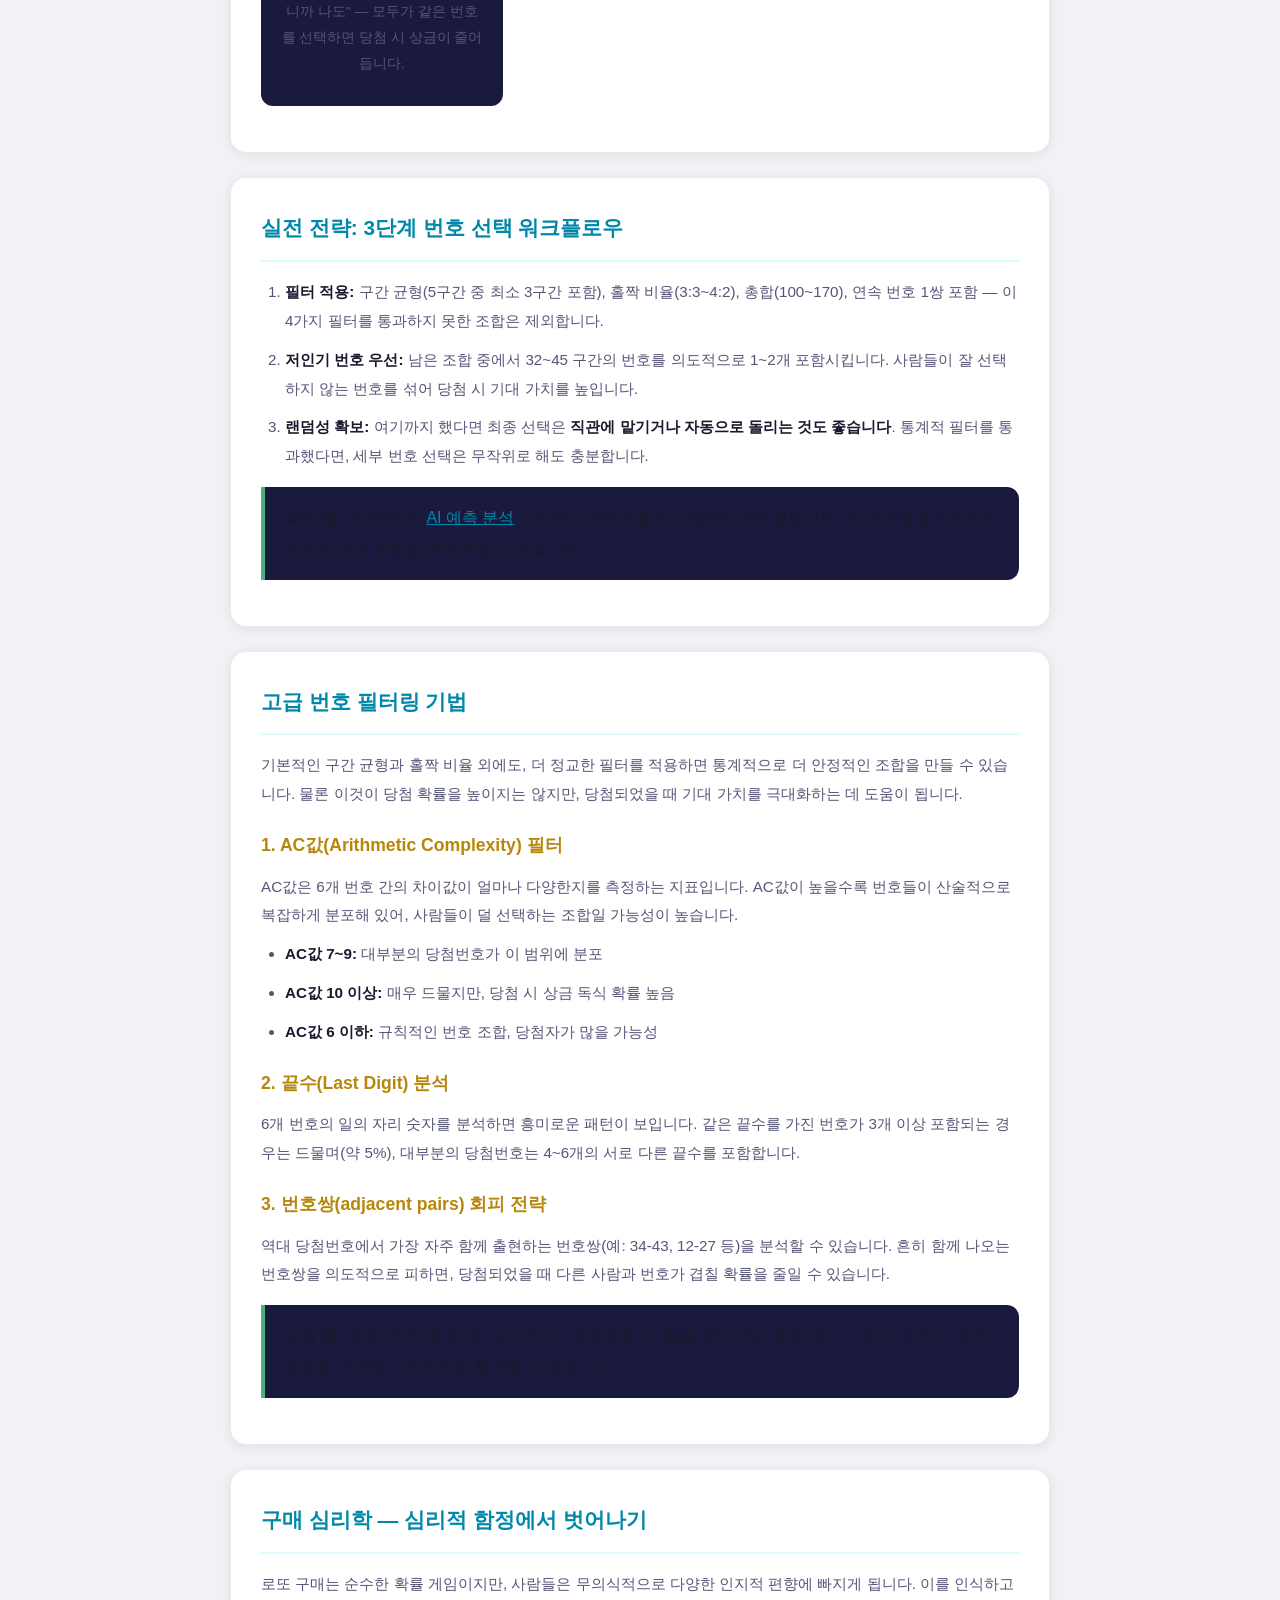
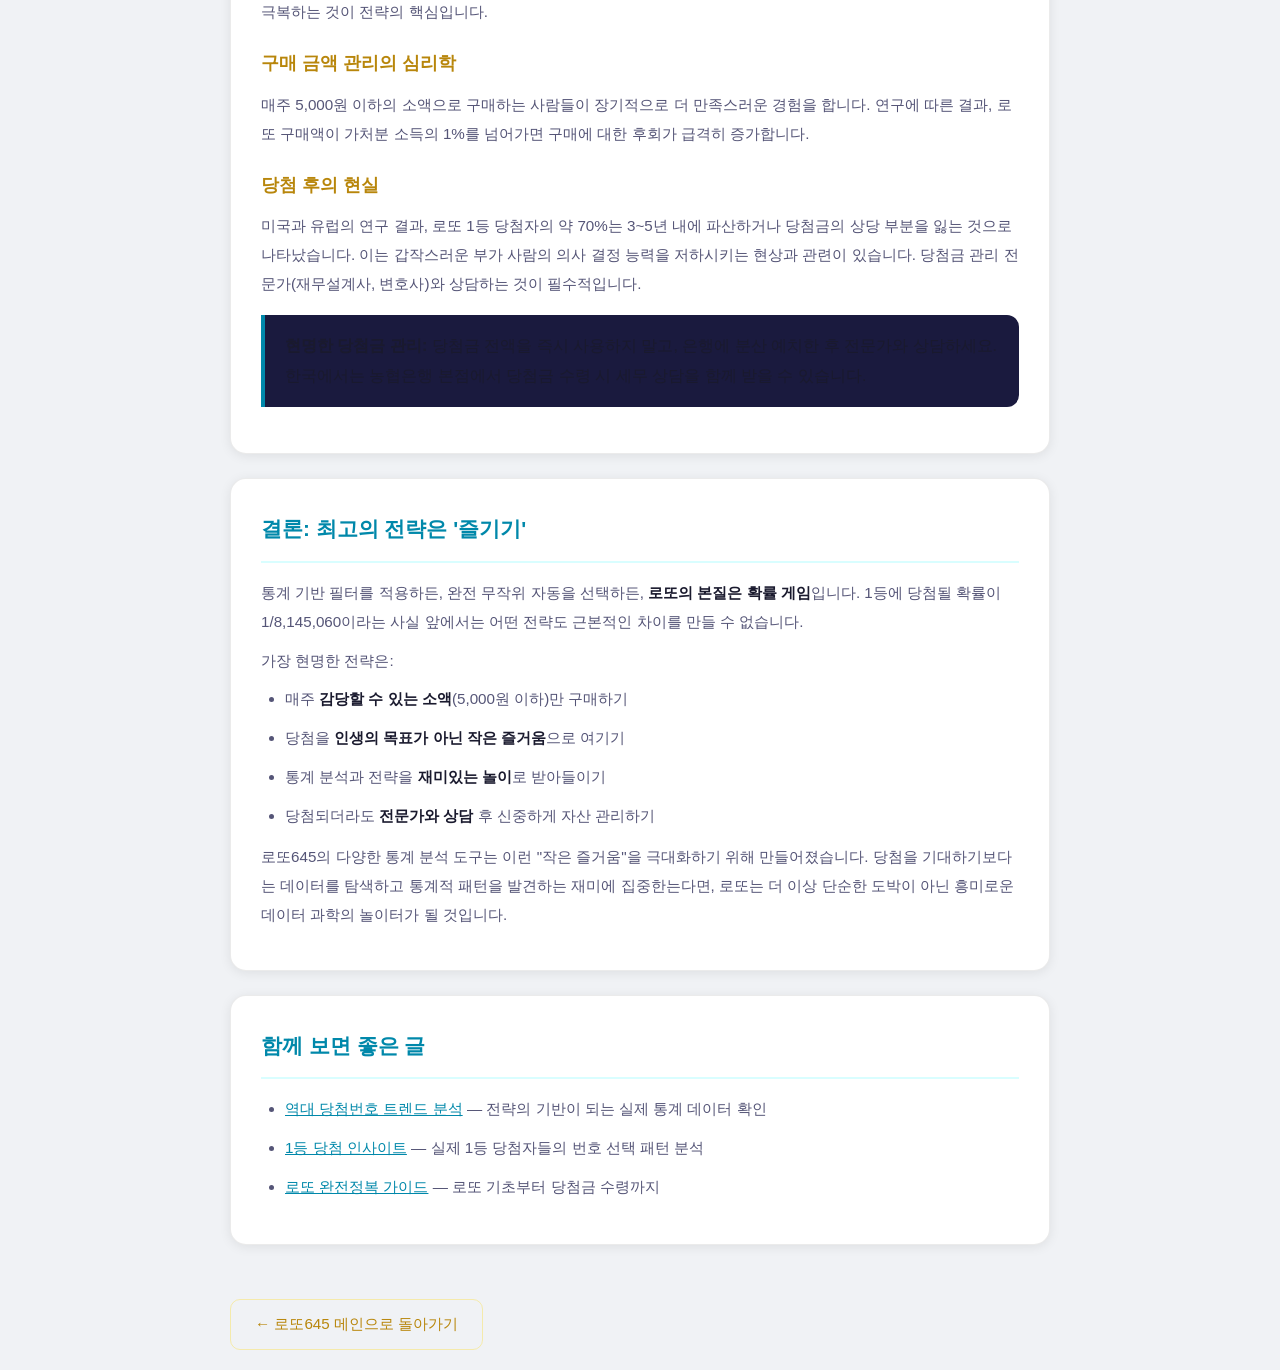
<file: strategy.html>
<!DOCTYPE html>
<html lang="ko">
<head>
    <meta charset="UTF-8">
    <meta http-equiv="Content-Security-Policy" content="default-src 'self'; script-src 'self' 'unsafe-inline'; style-src 'self' 'unsafe-inline' https://fonts.googleapis.com; font-src 'self' https://fonts.gstatic.com; img-src 'self' data:; connect-src 'self'">
    <meta name="viewport" content="width=device-width, initial-scale=1.0">
    <link rel="icon" href="icon-192.png">
    <link rel="apple-touch-icon" href="icon-192.png">
    <link rel="manifest" href="manifest.json">
    <meta name="theme-color" content="#0a0a1a">
    <meta property="og:image" content="https://123lotto.co.kr/logo-og.png">
    <meta property="og:image:width" content="1200">
    <meta property="og:image:height" content="630">
    <meta name="twitter:card" content="summary_large_image">
    <meta name="twitter:image" content="https://123lotto.co.kr/logo-og.png">
    <title>로또 번호 선택 전략 — 자동 vs 수동, 통계 기반 추천, 구매 심리학 | 로또645</title>
    <meta name="description" content="로또 번호 선택에 대한 과학적 전략 가이드. 자동 vs 수동 비교, 번호대별 분포 전략, 구매 심리학, 연속번호·홀짝·총합 기반 접근법, 그리고 피해야 할 오류까지 정리했습니다.">
    <meta name="keywords" content="로또 전략, 로또 번호 선택, 자동 수동 비교, 로또 번호 조합, 로또 구매 전략, 로또 심리학, 로또645">
    <meta name="robots" content="index, follow, max-snippet:-1">
    <link rel="canonical" href="https://123lotto.co.kr/strategy.html">
    <meta property="og:title" content="로또 번호 선택 전략 — 자동 vs 수동, 통계 기반 추천, 구매 심리학">
    <meta property="og:description" content="로또 번호 선택에 대한 과학적 전략 가이드. 자동 vs 수동, 구매 심리학, 통계 기반 접근법을 정리했습니다.">
    <meta property="og:url" content="https://123lotto.co.kr/strategy.html">
    <meta property="og:type" content="article">
    <meta property="og:site_name" content="로또645">
    <meta property="og:locale" content="ko_KR">
    <meta name="twitter:card" content="summary_large_image">
    <meta name="twitter:title" content="로또 번호 선택 전략">
    <meta name="twitter:description" content="로또 번호 선택에 대한 과학적 전략 가이드.">
    <meta name="theme-color" content="#0a0a1a">
    <script type="application/ld+json">
    {
      "@context": "https://schema.org",
      "@type": "Article",
      "headline": "로또 번호 선택 전략 — 자동 vs 수동, 통계 기반 추천, 구매 심리학",
      "description": "로또 번호 선택에 대한 과학적 전략 가이드. 자동 vs 수동 비교, 번호대별 분포 전략, 구매 심리학, 피해야 할 오류를 종합 정리했습니다.",
      "author": { "@type": "Organization", "name": "로또645" },
      "publisher": { "@type": "Organization", "name": "로또645", "url": "https://123lotto.co.kr" },
      "datePublished": "2026-05-21",
      "dateModified": "2026-05-21",
      "inLanguage": "ko",
      "mainEntityOfPage": { "@type": "WebPage", "@id": "https://123lotto.co.kr/strategy.html" }
    }
    </script>
    <script type="application/ld+json">
    {
      "@context": "https://schema.org",
      "@type": "BreadcrumbList",
      "itemListElement": [
        { "@type": "ListItem", "position": 1, "name": "홈", "item": "https://123lotto.co.kr/" },
        { "@type": "ListItem", "position": 2, "name": "번호 선택 전략", "item": "https://123lotto.co.kr/strategy.html" }
      ]
    }
    </script>
    <link href="https://fonts.googleapis.com/css2?family=Noto+Sans+KR:wght@400;500;700;900&display=swap" rel="stylesheet">
    <link rel="stylesheet" href="style.css?v=3">
    <style>
        :root { --bg-card2: #1a1a3e; --accent-pink: #ff4088; --accent-orange: #ff9f43; --accent-green: #4caf84; }
        * { margin:0; padding:0; box-sizing:border-box; }
        body { color: var(--text-primary); line-height: 1.9; }
        .container { max-width: 860px; margin: 0 auto; padding: 20px; }
        .header { background: linear-gradient(135deg, rgba(255,159,67,0.1), rgba(255,215,0,0.08)); border: 1px solid rgba(255,255,255,0.08); border-radius: 20px; padding: 40px 30px; text-align: center; margin-bottom: 30px; }
        .header h1 { font-size: 1.8rem; color: var(--accent-gold); margin-bottom: 10px; }
        .header p { color: var(--text-secondary); font-size: 1rem; }
        .card { background: var(--bg-card); border-radius: 16px; padding: 30px; margin-bottom: 24px; border: 1px solid rgba(255,255,255,0.06); }
        .card h2 { font-size: 1.3rem; color: var(--accent-cyan); margin-bottom: 16px; padding-bottom: 12px; border-bottom: 2px solid rgba(0,245,255,0.15); }
        .card h3 { font-size: 1.1rem; color: var(--accent-gold); margin: 20px 0 10px; }
        .card p, .card li { color: var(--text-secondary); font-size: 0.95rem; margin-bottom: 10px; }
        .card ul, .card ol { padding-left: 24px; margin-bottom: 12px; }
        .card strong { color: var(--text-primary); }
        .highlight-box { background: var(--bg-card2); border-left: 4px solid var(--accent-purple); border-radius: 0 12px 12px 0; padding: 16px 20px; margin: 16px 0; }
        .highlight-box.warn { border-left-color: var(--accent-pink); }
        .highlight-box.info { border-left-color: var(--accent-cyan); }
        .highlight-box.tip { border-left-color: var(--accent-green); }
        .table-wrap { overflow-x: auto; margin: 16px 0; }
        table { width: 100%; border-collapse: collapse; font-size: 0.9rem; }
        th { background: var(--bg-card2); color: var(--accent-cyan); padding: 10px 14px; text-align: center; border: 1px solid rgba(255,255,255,0.08); }
        td { color: var(--text-secondary); padding: 10px 14px; text-align: center; border: 1px solid rgba(255,255,255,0.08); }
        .back-link { display: inline-block; margin-top: 30px; color: var(--accent-gold); text-decoration: none; font-size: 0.95rem; padding: 10px 24px; border: 1px solid rgba(255,215,0,0.3); border-radius: 10px; transition: all 0.2s; }
        .back-link:hover { background: rgba(255,215,0,0.08); }
        .breadcrumb { color: var(--text-secondary); font-size: 0.85rem; margin-bottom: 20px; }
        .breadcrumb a { color: var(--accent-cyan); text-decoration: none; }
        .breadcrumb span { margin: 0 6px; }
        .strategy-grid { display: grid; grid-template-columns: repeat(auto-fit, minmax(220px, 1fr)); gap: 16px; margin: 16px 0; }
        .strategy-card { background: var(--bg-card2); border-radius: 12px; padding: 20px; text-align: center; }
        .strategy-card .icon { font-size: 2rem; margin-bottom: 8px; }
        .strategy-card h3 { color: var(--accent-gold); font-size: 1rem; margin-bottom: 6px; }
        .strategy-card p { font-size: 0.85rem; }
        /* 테마 보정 */
        [data-theme="light"] .card { background: var(--bg-card); border-color: rgba(0,0,0,0.08); }
        [data-theme="light"] .back-link { color: var(--accent-gold); }
        [data-theme="light"] .breadcrumb a { color: var(--accent-cyan); }
        [data-theme="light"] .header { border-color: rgba(0,0,0,0.08); }
        [data-theme="light"] .strategy-card { background: var(--bg-card2); }
    </style>
</head>
<body>
<div class="container">
    <div style="display:flex;justify-content:flex-end;gap:8px;position:relative;margin-bottom:10px;">
        <button id="fontBtn" onclick="toggleFontMenu(event)" style="width:44px;height:44px;border-radius:50%;border:1px solid rgba(255,255,255,0.2);background:var(--bg-card);color:var(--text-primary);font-size:1.2rem;cursor:pointer;display:flex;align-items:center;justify-content:center;" aria-label="글꼴 변경" aria-expanded="false">🔤</button>
        <button id="themeBtn" onclick="cycleTheme()" style="width:44px;height:44px;border-radius:50%;border:1px solid rgba(255,255,255,0.2);background:var(--bg-card);color:var(--text-primary);font-size:1.2rem;cursor:pointer;display:flex;align-items:center;justify-content:center;" aria-label="테마 변경">🌑</button>
    </div>
    <nav class="breadcrumb" aria-label="breadcrumb">
        <a href="/">홈</a><span>›</span><strong>번호 선택 전략</strong>
    </nav>

    <div class="header">
        <h1>로또 번호 선택 전략</h1>
        <p>자동 vs 수동, 통계 기반 접근법, 구매 심리학 — 당첨 확률을 높이는 것이 아니라, 기대 가치를 높이는 방법</p>
    </div>

    <div class="card">
        <h2>핵심 원칙: 확률은 바꿀 수 없지만, 기대 가치는 바꿀 수 있다</h2>
        <p>가장 먼저 분명히 해야 할 사실이 있습니다. <strong>어떤 전략을 쓰든 1등 당첨 확률 1/8,145,060은 절대 변하지 않습니다.</strong> 모든 번호 조합은 수학적으로 완전히 동등한 확률을 가집니다. 1-2-3-4-5-6이든, 34-27-12-43-8-19든 당첨 확률은 정확히 같습니다.</p>
        <p>그렇다면 '전략'은 무슨 의미가 있을까요? 바로 <strong>기대 가치(Expected Value)</strong>입니다. 1등에 당첨되더라도 당첨자가 많으면 1인당 수령액이 줄어듭니다. <strong>사람들이 자주 선택하는 번호 조합을 피하면, 당첨 시 더 많은 금액을 받을 확률이 높아집니다.</strong></p>
        <div class="highlight-box info">
            <strong>전략의 진짜 목표:</strong> 당첨 확률을 높이는 것이 아니라, 당첨 시 <strong>상금을 나눌 사람을 줄이는 것</strong>입니다.
        </div>
    </div>

    <div class="card">
        <h2>자동 vs 수동 — 데이터로 보는 진실</h2>
        <p>많은 사람들이 "수동이 더 잘 맞는다" 혹은 "자동이 더 잘 맞는다"라고 믿습니다. 실제 데이터를 살펴보겠습니다.</p>
        <div class="table-wrap">
            <table>
                <thead>
                    <tr><th>구분</th><th>판매 비율</th><th>1등 당첨 비율</th><th>차이</th></tr>
                </thead>
                <tbody>
                    <tr><td>자동</td><td>약 68%</td><td>약 66%</td><td>거의 비례</td></tr>
                    <tr><td>수동</td><td>약 28%</td><td>약 30%</td><td>거의 비례</td></tr>
                    <tr><td>반자동</td><td>약 4%</td><td>약 4%</td><td>거의 비례</td></tr>
                </tbody>
            </table>
        </div>
        <p>자동과 수동의 당첨 비율은 <strong>판매 비율과 거의 정확히 일치</strong>합니다. 어떤 방식이든 당첨 확률은 동일합니다.</p>
        <h3>수동 선택의 숨은 함정</h3>
        <p>수동으로 번호를 선택할 때 사람들은 무의식적으로 특정 패턴에 치우치게 됩니다:</p>
        <ul>
            <li><strong>생일 번호 편향:</strong> 1~31 사이 번호를 선호하여 32~45 구간이 상대적으로 적게 선택됨</li>
            <li><strong>기억하기 쉬운 패턴:</strong> 10-20-30-40과 같은 규칙적인 간격, 대각선 마킹</li>
            <li><strong>최근 당첨번호 회피:</strong> "얼마 전에 나왔으니 또 안 나올 거야"라는 근거 없는 믿음</li>
        </ul>
    </div>

    <div class="card">
        <h2>5가지 통계 기반 번호 선택 접근법</h2>

        <h3>1. 구간 균형 전략 (Section Balance)</h3>
        <p>1~45를 5개 구간(1~9, 10~19, 20~29, 30~39, 40~45)으로 나누고, <strong>각 구간에서 최소 1개 이상의 번호</strong>를 선택하는 방법입니다. 역대 당첨번호 분석 결과, 6개 번호가 한 구간에 몰린 경우는 매우 드물었습니다(전체의 약 2% 미만). 반면 3~4개 구간에 분포된 경우가 전체의 80% 이상을 차지합니다.</p>

        <h3>2. 홀짝 비율 전략 (Odd-Even Balance)</h3>
        <p>6개 번호의 홀수와 짝수 비율을 <strong>3:3 또는 4:2</strong>로 유지하는 전략입니다. 실제 당첨번호 패턴에서도 이 두 비율이 전체의 약 65%를 차지합니다. 6:0이나 0:6 같은 극단적 비율은 역대 1,200회 이상 중 손에 꼽을 정도로 드물었습니다.</p>

        <h3>3. 총합 구간 전략 (Sum Range)</h3>
        <p>6개 번호의 총합이 <strong>100~170 사이</strong>에 들도록 조정합니다. 이론적 총합 범위는 21~255지만, 실제 당첨번호는 이 중간 구간에 집중되어 있습니다. 총합이 100 미만이거나 170을 초과하는 당첨 조합은 전체의 약 10% 미만입니다.</p>

        <h3>4. 연속 번호 포함 전략 (Consecutive Numbers)</h3>
        <p>역대 당첨번호의 <strong>약 60%는 최소 한 쌍 이상의 연속 번호</strong>(예: 12-13, 27-28)를 포함합니다. 많은 사람들이 직관적으로 "연속 번호는 안 나온다"고 생각해 피하는 경향이 있는데, 오히려 통계적으로는 연속 번호가 포함된 회차가 더 많습니다. 의도적으로 1~2쌍의 연속 번호를 포함시키는 것도 좋은 전략입니다.</p>

        <h3>5. 저인기 번호 선호 전략 (Unpopular Numbers)</h3>
        <p>사람들이 덜 선택하는 번호를 골라 당첨 시 상금을 독식할 확률을 높이는 전략입니다:</p>
        <ul>
            <li><strong>고번호(32~45):</strong> 생일로 선택할 수 없어 상대적으로 선택 빈도가 낮음</li>
            <li><strong>13:</strong> 서양 문화권에서 불길한 숫자로 인식되어 기피</li>
            <li><strong>직전 회차 당첨번호:</strong> "또 나오진 않겠지"라는 심리로 기피</li>
            <li><strong>끝자리가 같은 번호들(예: 3-13-23-33-43):</strong> 사람들이 "너무 규칙적이다"라며 피함</li>
        </ul>
    </div>

    <div class="card">
        <h2>구매 심리학 — 사람들이 저지르는 7가지 오류</h2>
        <div class="strategy-grid">
            <div class="strategy-card">
                <div class="icon">🎲</div>
                <h3>도박사의 오류</h3>
                <p>"34번이 5주 연속 안 나왔으니 이번에 나온다" — 매 회차는 독립적이며, 과거가 미래에 영향을 주지 않습니다.</p>
            </div>
            <div class="strategy-card">
                <div class="icon">🔥</div>
                <h3>핫핸드 오류</h3>
                <p>"27번이 요즘 잘 나오니까 계속 나올 거야" — 번호에 감정을 부여하는 인지적 오류입니다.</p>
            </div>
            <div class="strategy-card">
                <div class="icon">🎯</div>
                <h3>대표성 편향</h3>
                <p>"1-2-3-4-5-6은 말도 안 되는 조합이니까 당첨 안 될 거야" — 수학적으로는 모든 조합이 동등합니다.</p>
            </div>
            <div class="strategy-card">
                <div class="icon">💸</div>
                <h3>매몰 비용 오류</h3>
                <p>"여태 5년 동안 샀으니까 계속 사야 당첨된다" — 과거 투자금은 현재 확률에 영향을 주지 않습니다.</p>
            </div>
            <div class="strategy-card">
                <div class="icon">🔮</div>
                <h3>통제 착각</h3>
                <p>"내가 직접 고른 번호가 자동보다 더 잘 맞을 거야" — 통제감이 확률을 왜곡해 인식하게 합니다.</p>
            </div>
            <div class="strategy-card">
                <div class="icon">📊</div>
                <h3>군집 착각</h3>
                <p>"최근 5회차에서 20번대가 많이 나왔으니 추세다" — 소수의 데이터에서 의미를 찾으려는 경향.</p>
            </div>
            <div class="strategy-card">
                <div class="icon">👥</div>
                <h3>사회적 증거 오류</h3>
                <p>"인터넷에서 다들 이 번호를 찍으니까 나도" — 모두가 같은 번호를 선택하면 당첨 시 상금이 줄어듭니다.</p>
            </div>
        </div>
    </div>

    <div class="card">
        <h2>실전 전략: 3단계 번호 선택 워크플로우</h2>
        <ol>
            <li><strong>필터 적용:</strong> 구간 균형(5구간 중 최소 3구간 포함), 홀짝 비율(3:3~4:2), 총합(100~170), 연속 번호 1쌍 포함 — 이 4가지 필터를 통과하지 못한 조합은 제외합니다.</li>
            <li><strong>저인기 번호 우선:</strong> 남은 조합 중에서 32~45 구간의 번호를 의도적으로 1~2개 포함시킵니다. 사람들이 잘 선택하지 않는 번호를 섞어 당첨 시 기대 가치를 높입니다.</li>
            <li><strong>랜덤성 확보:</strong> 여기까지 했다면 최종 선택은 <strong>직관에 맡기거나 자동으로 돌리는 것도 좋습니다</strong>. 통계적 필터를 통과했다면, 세부 번호 선택은 무작위로 해도 충분합니다.</li>
        </ol>
        <div class="highlight-box tip">
            <strong>실전 팁:</strong> 로또645의 <a href="/" style="color:var(--accent-cyan);">AI 예측 분석</a> 기능에서 몬테카를로 시뮬레이션을 실행하면, 위 전략들을 자동으로 적용한 번호 조합을 추천받을 수 있습니다.
        </div>
    </div>

    <div class="card">
        <h2>고급 번호 필터링 기법</h2>
        <p>기본적인 구간 균형과 홀짝 비율 외에도, 더 정교한 필터를 적용하면 통계적으로 더 안정적인 조합을 만들 수 있습니다. 물론 이것이 당첨 확률을 높이지는 않지만, 당첨되었을 때 기대 가치를 극대화하는 데 도움이 됩니다.</p>
        <h3>1. AC값(Arithmetic Complexity) 필터</h3>
        <p>AC값은 6개 번호 간의 차이값이 얼마나 다양한지를 측정하는 지표입니다. AC값이 높을수록 번호들이 산술적으로 복잡하게 분포해 있어, 사람들이 덜 선택하는 조합일 가능성이 높습니다.</p>
        <ul>
            <li><strong>AC값 7~9:</strong> 대부분의 당첨번호가 이 범위에 분포</li>
            <li><strong>AC값 10 이상:</strong> 매우 드물지만, 당첨 시 상금 독식 확률 높음</li>
            <li><strong>AC값 6 이하:</strong> 규칙적인 번호 조합, 당첨자가 많을 가능성</li>
        </ul>
        <h3>2. 끝수(Last Digit) 분석</h3>
        <p>6개 번호의 일의 자리 숫자를 분석하면 흥미로운 패턴이 보입니다. 같은 끝수를 가진 번호가 3개 이상 포함되는 경우는 드물며(약 5%), 대부분의 당첨번호는 4~6개의 서로 다른 끝수를 포함합니다.</p>
        <h3>3. 번호쌍(adjacent pairs) 회피 전략</h3>
        <p>역대 당첨번호에서 가장 자주 함께 출현하는 번호쌍(예: 34-43, 12-27 등)을 분석할 수 있습니다. 흔히 함께 나오는 번호쌍을 의도적으로 피하면, 당첨되었을 때 다른 사람과 번호가 겹칠 확률을 줄일 수 있습니다.</p>
        <div class="highlight-box tip">
            <strong>고급 팁:</strong> 로또645의 통계 대시보드에서 "번호쌍 분석" 탭을 확인하면, 전체 회차 기준 두 번호가 함께 출현한 빈도를 시각적으로 확인할 수 있습니다.
        </div>
    </div>

    <div class="card">
        <h2>구매 심리학 — 심리적 함정에서 벗어나기</h2>
        <p>로또 구매는 순수한 확률 게임이지만, 사람들은 무의식적으로 다양한 인지적 편향에 빠지게 됩니다. 이를 인식하고 극복하는 것이 전략의 핵심입니다.</p>
        <h3>구매 금액 관리의 심리학</h3>
        <p>매주 5,000원 이하의 소액으로 구매하는 사람들이 장기적으로 더 만족스러운 경험을 합니다. 연구에 따른 결과, 로또 구매액이 가처분 소득의 1%를 넘어가면 구매에 대한 후회가 급격히 증가합니다.</p>
        <h3>당첨 후의 현실</h3>
        <p>미국과 유럽의 연구 결과, 로또 1등 당첨자의 약 70%는 3~5년 내에 파산하거나 당첨금의 상당 부분을 잃는 것으로 나타났습니다. 이는 갑작스러운 부가 사람의 의사 결정 능력을 저하시키는 현상과 관련이 있습니다. 당첨금 관리 전문가(재무설계사, 변호사)와 상담하는 것이 필수적입니다.</p>
        <div class="highlight-box info">
            <strong>현명한 당첨금 관리:</strong> 당첨금 전액을 즉시 사용하지 말고, 은행에 분산 예치한 후 전문가와 상담하세요. 한국에서는 농협은행 본점에서 당첨금 수령 시 세무 상담을 함께 받을 수 있습니다.
        </div>
    </div>

    <div class="card">
        <h2>결론: 최고의 전략은 '즐기기'</h2>
        <p>통계 기반 필터를 적용하든, 완전 무작위 자동을 선택하든, <strong>로또의 본질은 확률 게임</strong>입니다. 1등에 당첨될 확률이 1/8,145,060이라는 사실 앞에서는 어떤 전략도 근본적인 차이를 만들 수 없습니다.</p>
        <p>가장 현명한 전략은:</p>
        <ul>
            <li>매주 <strong>감당할 수 있는 소액</strong>(5,000원 이하)만 구매하기</li>
            <li>당첨을 <strong>인생의 목표가 아닌 작은 즐거움</strong>으로 여기기</li>
            <li>통계 분석과 전략을 <strong>재미있는 놀이</strong>로 받아들이기</li>
            <li>당첨되더라도 <strong>전문가와 상담</strong> 후 신중하게 자산 관리하기</li>
        </ul>
        <p>로또645의 다양한 통계 분석 도구는 이런 "작은 즐거움"을 극대화하기 위해 만들어졌습니다. 당첨을 기대하기보다는 데이터를 탐색하고 통계적 패턴을 발견하는 재미에 집중한는다면, 로또는 더 이상 단순한 도박이 아닌 흥미로운 데이터 과학의 놀이터가 될 것입니다.</p>
    </div>

    <div class="card">
        <h2>함께 보면 좋은 글</h2>
        <ul>
            <li><a href="analysis.html" style="color:var(--accent-cyan);">역대 당첨번호 트렌드 분석</a> — 전략의 기반이 되는 실제 통계 데이터 확인</li>
            <li><a href="winners.html" style="color:var(--accent-cyan);">1등 당첨 인사이트</a> — 실제 1등 당첨자들의 번호 선택 패턴 분석</li>
            <li><a href="guide.html" style="color:var(--accent-cyan);">로또 완전정복 가이드</a> — 로또 기초부터 당첨금 수령까지</li>
        </ul>
    </div>

    <a href="/" class="back-link">← 로또645 메인으로 돌아가기</a>
</div>
<script>
(function(){
    const THEMES=['dark','light','ocean','forest','sunset','neon','coffee'];
    const ICONS={dark:'🌑',light:'☀️',ocean:'🌊',forest:'🌿',sunset:'🌅',neon:'⚡',coffee:'☕'};
    window.cycleTheme=function(){
        const cur=document.documentElement.getAttribute('data-theme')||'dark';
        const next=THEMES[(THEMES.indexOf(cur)+1)%THEMES.length];
        document.documentElement.setAttribute('data-theme',next);
        try{localStorage.setItem('lotto-theme',next);}catch(e){}
        const btn=document.getElementById('themeBtn');
        if(btn)btn.textContent=ICONS[next]||'🌑';
        const meta=document.querySelector('meta[name="theme-color"]');
        if(meta){
            const c={dark:'#0a0a1a',light:'#f0f2f5',ocean:'#0a1628',forest:'#0a1a0f',sunset:'#1a0f0a',neon:'#050505',coffee:'#1c1410'};
            meta.content=c[next]||'#0a0a1a';
        }
    };
    let saved;
    try{saved=localStorage.getItem('lotto-theme');}catch(e){saved=null;}
    if(!saved||!THEMES.includes(saved)){
        saved=window.matchMedia('(prefers-color-scheme: light)').matches?'light':'dark';
    }
    document.documentElement.setAttribute('data-theme',saved);
    const btn=document.getElementById('themeBtn');
    if(btn)btn.textContent=ICONS[saved]||'🌑';
    // 글꼴
    const FONT_OPTS={'Noto Sans KR':"'Noto Sans KR', sans-serif",'Noto Serif KR':"'Noto Serif KR', serif",'Nanum Gothic':"'Nanum Gothic', sans-serif",'Nanum Myeongjo':"'Nanum Myeongjo', serif",'IBM Plex Sans KR':"'IBM Plex Sans KR', sans-serif",'Gothic A1':"'Gothic A1', sans-serif",'Dongle':"'Dongle', sans-serif",'Sunflower':"'Sunflower', sans-serif",'Do Hyeon':"'Do Hyeon', sans-serif",'Jua':"'Jua', sans-serif",'Nanum Pen Script':"'Nanum Pen Script', cursive",'Hi Melody':"'Hi Melody', cursive",'Yeon Sung':"'Yeon Sung', cursive",'Black Han Sans':"'Black Han Sans', sans-serif",'Gowun Dodum':"'Gowun Dodum', sans-serif"};
    const FONT_LABS={'Noto Sans KR':'Noto Sans KR','Noto Serif KR':'Noto Serif KR','Nanum Gothic':'나눔고딕','Nanum Myeongjo':'나눔명조','IBM Plex Sans KR':'IBM Plex Sans KR','Gothic A1':'고딕 A1','Dongle':'동글','Sunflower':'해바라기','Do Hyeon':'도현','Jua':'주아','Nanum Pen Script':'나눔손글씨','Hi Melody':'Hi Melody','Yeon Sung':'연성','Black Han Sans':'검은고딕','Gowun Dodum':'고운돋움'};
    const FONT_ORD=['Noto Sans KR','Noto Serif KR','Nanum Gothic','Nanum Myeongjo','IBM Plex Sans KR','Gothic A1','Dongle','Sunflower','Do Hyeon','Jua','Nanum Pen Script','Hi Melody','Yeon Sung','Black Han Sans','Gowun Dodum'];
    const FONT_WG={'Noto Sans KR':'wght@300;400;500;700;900','Noto Serif KR':'wght@400;500;700;900','Nanum Gothic':'wght@400;700;800','Nanum Myeongjo':'wght@400;700;800','IBM Plex Sans KR':'wght@400;500;700','Gothic A1':'wght@400;500;700;900','Dongle':'wght@300;400;700','Sunflower':'wght@300;500;700'};
    const LOADED=new Set(['Noto Sans KR','Noto Serif KR']);
    function loadGF(name){if(LOADED.has(name))return;LOADED.add(name);const fam=name.replace(/ /g,'+');const w=FONT_WG[name]||'';const href='https://fonts.googleapis.com/css2?family='+fam+(w?':'+w:'')+'&display=swap';const link=document.createElement('link');link.rel='stylesheet';link.href=href;document.head.appendChild(link);}
    function setFont(name){loadGF(name);document.body.style.fontFamily=FONT_OPTS[name]||FONT_OPTS['Noto Sans KR'];try{localStorage.setItem('lotto-font',name);}catch(e){}}
    function curFont(){let n;try{n=localStorage.getItem('lotto-font');}catch(e){n=null;}return n&&FONT_OPTS[n]?n:'Noto Sans KR';}
    window.toggleFontMenu=function(e){e.stopPropagation();let p=document.getElementById('fontPopup');if(!p){p=document.createElement('div');p.id='fontPopup';p.className='font-popup';document.getElementById('fontBtn').parentElement.appendChild(p);buildFP(p);}const open=p.classList.toggle('open');const b=document.getElementById('fontBtn');if(b)b.setAttribute('aria-expanded',String(open));document.removeEventListener('click',closeFP);document.removeEventListener('keydown',fpKey);if(open){buildFP(p);document.addEventListener('click',closeFP);document.addEventListener('keydown',fpKey);}};
    function fpKey(e){if(e.key==='Escape'){const p=document.getElementById('fontPopup');const b=document.getElementById('fontBtn');if(p)p.classList.remove('open');if(b){b.setAttribute('aria-expanded','false');b.focus();}document.removeEventListener('click',closeFP);document.removeEventListener('keydown',fpKey);}}
    function closeFP(e){const p=document.getElementById('fontPopup');const b=document.getElementById('fontBtn');if(p&&!p.contains(e.target)&&e.target!==b){p.classList.remove('open');b.setAttribute('aria-expanded','false');document.removeEventListener('click',closeFP);document.removeEventListener('keydown',fpKey);b.focus();}}
    function buildFP(popup){const c=curFont();popup.innerHTML=FONT_ORD.map(f=>{const a=f===c?' active':'';const fs=FONT_OPTS[f];return '<button class="font-popup-item'+a+'" style="font-family:'+fs+'" onclick="event.stopPropagation();selFont(\''+f+'\')">'+FONT_LABS[f]+'<span class="font-preview" style="font-family:'+fs+'">1234567890 가나다ABC</span></button>';}).join('');}
    window.selFont=function(name){setFont(name);const p=document.getElementById('fontPopup');const b=document.getElementById('fontBtn');if(p)p.classList.remove('open');if(b)b.setAttribute('aria-expanded','false');document.removeEventListener('click',closeFP);document.removeEventListener('keydown',fpKey);if(b)b.focus();};
    const cf=curFont();loadGF(cf);document.body.style.fontFamily=FONT_OPTS[cf];
})();
</script>
</body>
</html>
</file>
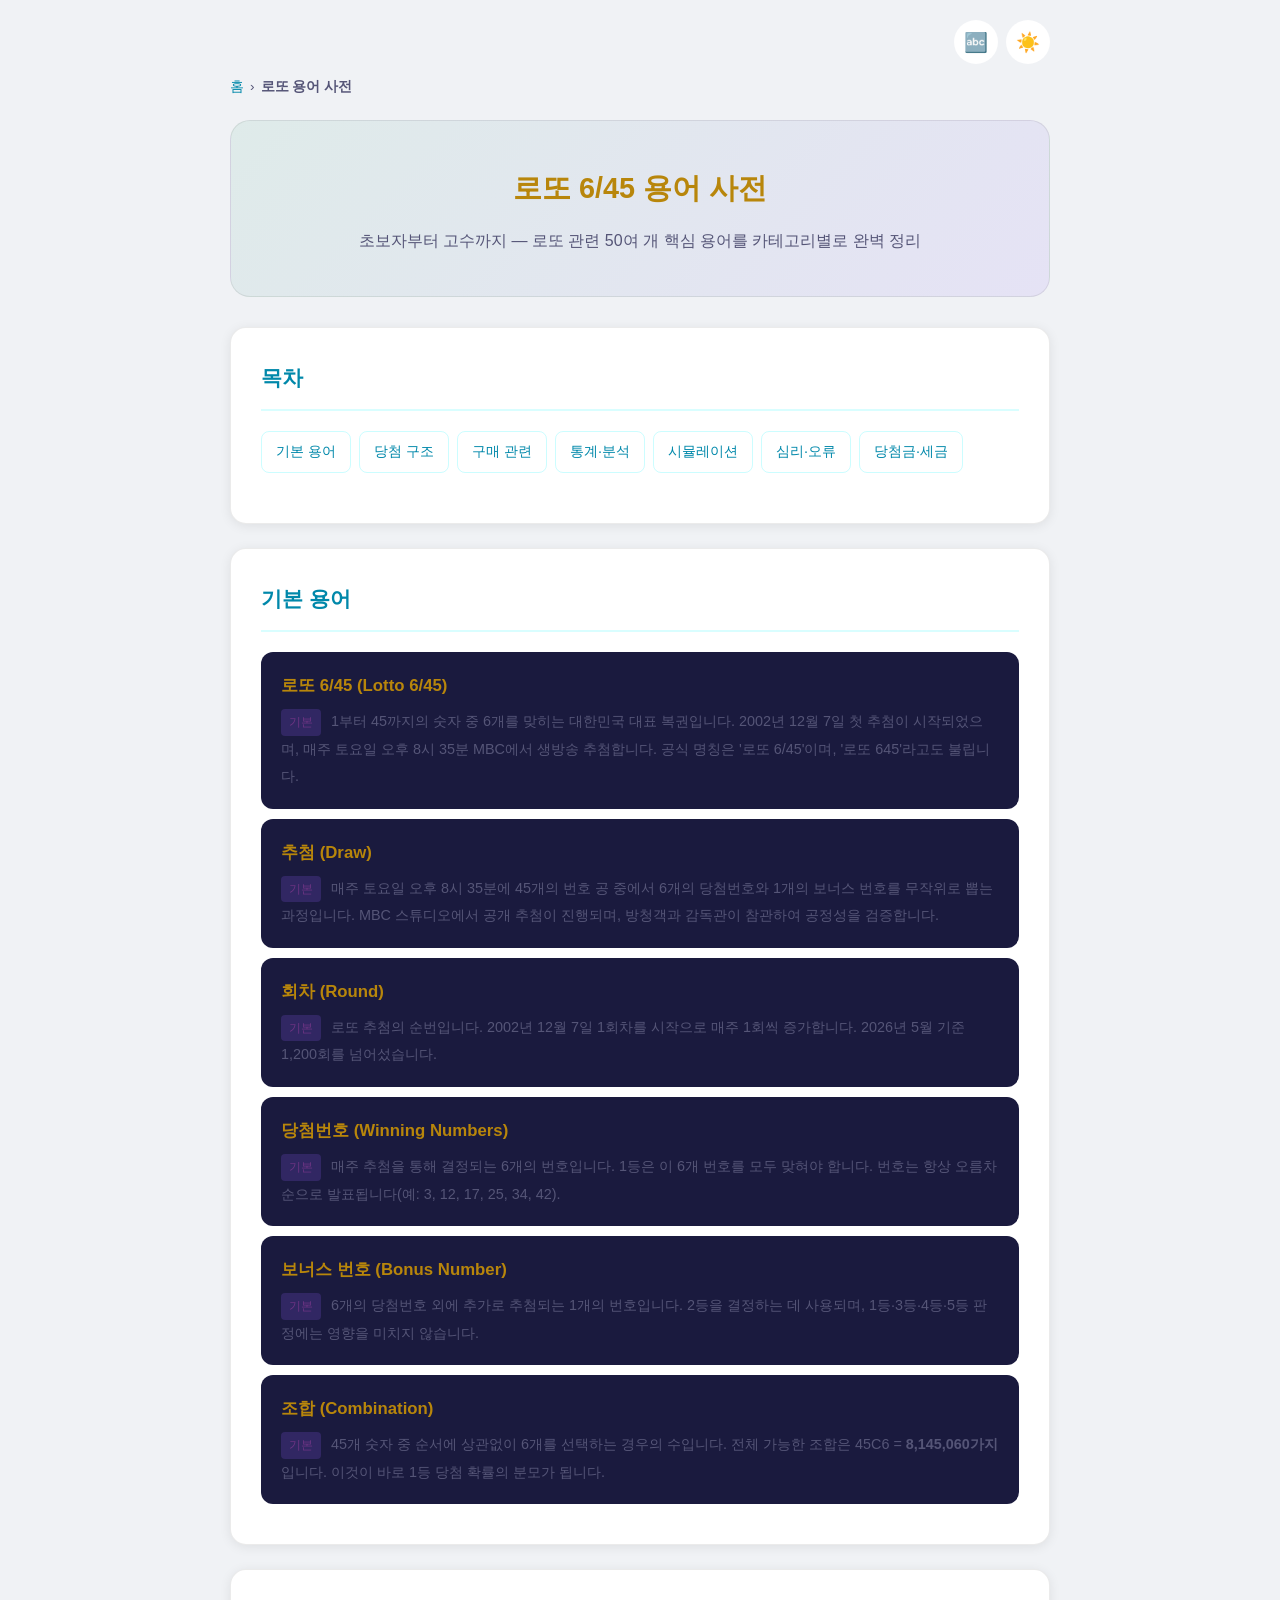
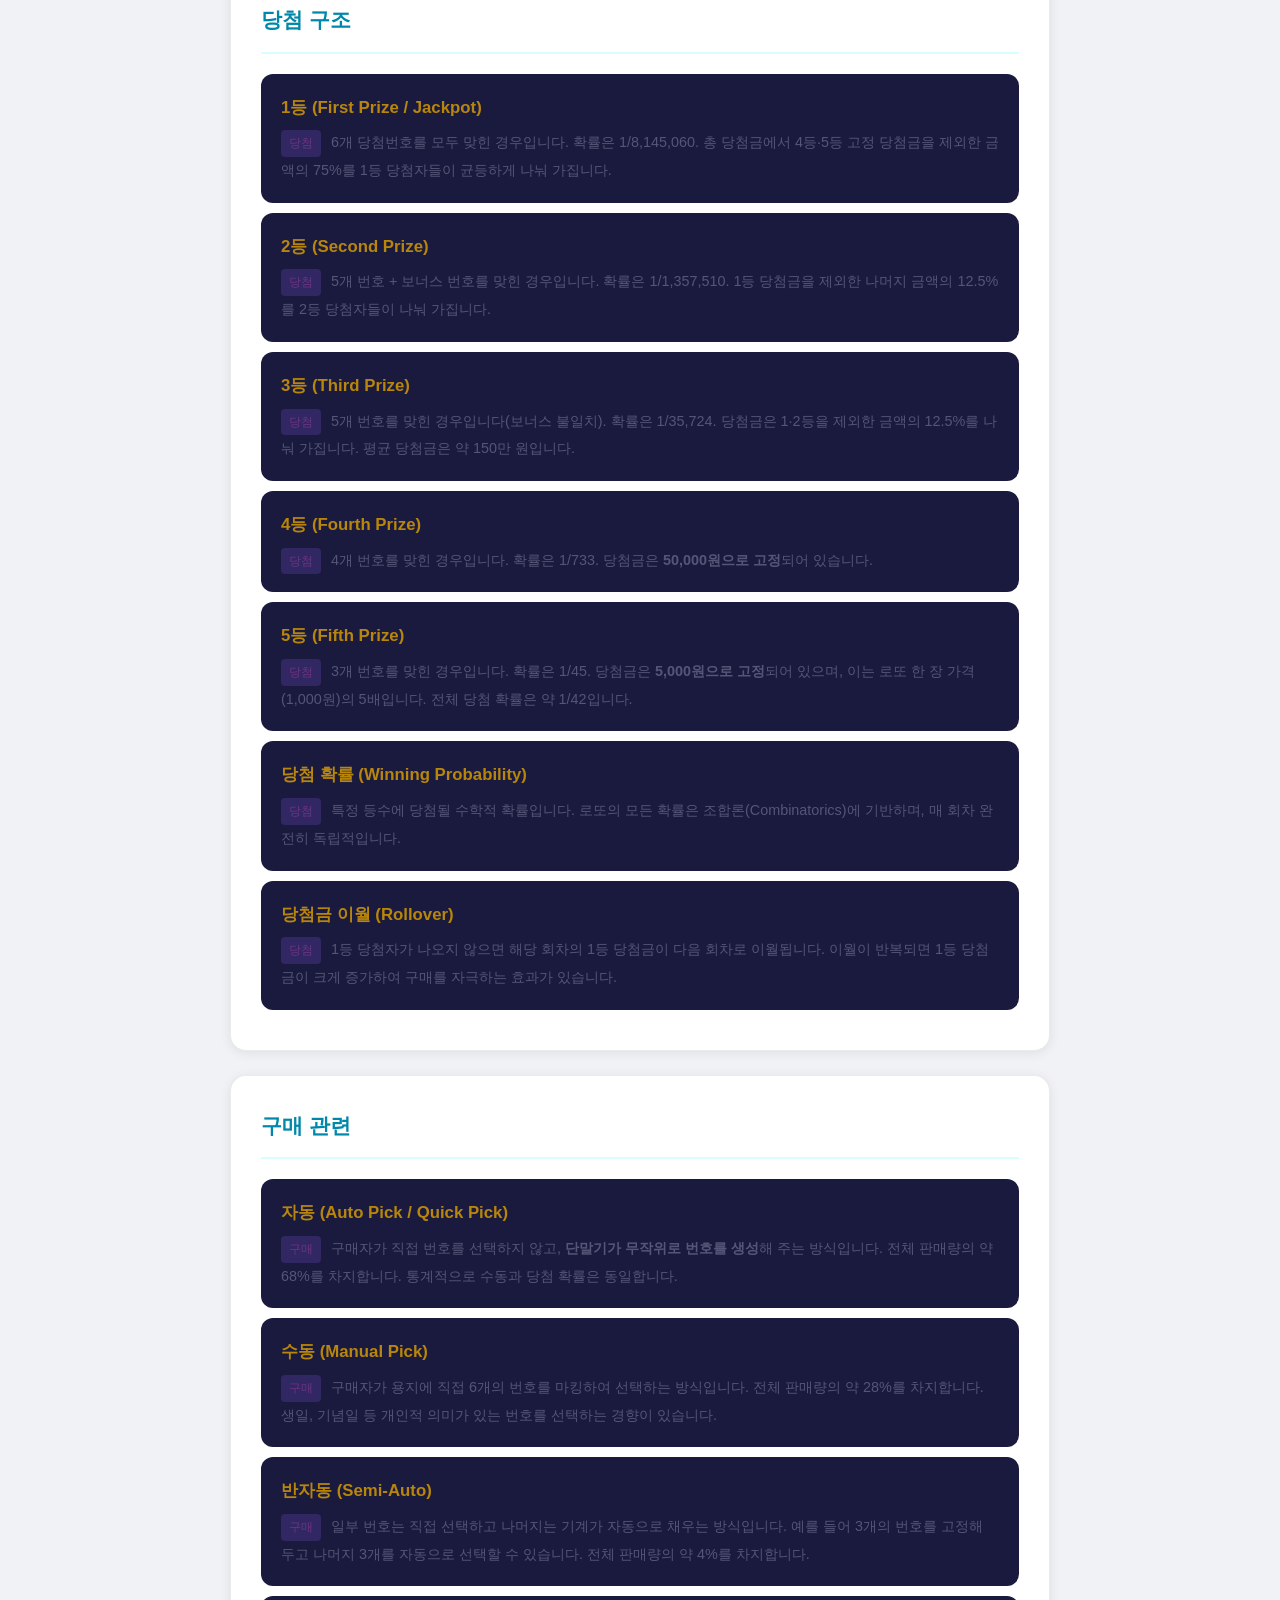
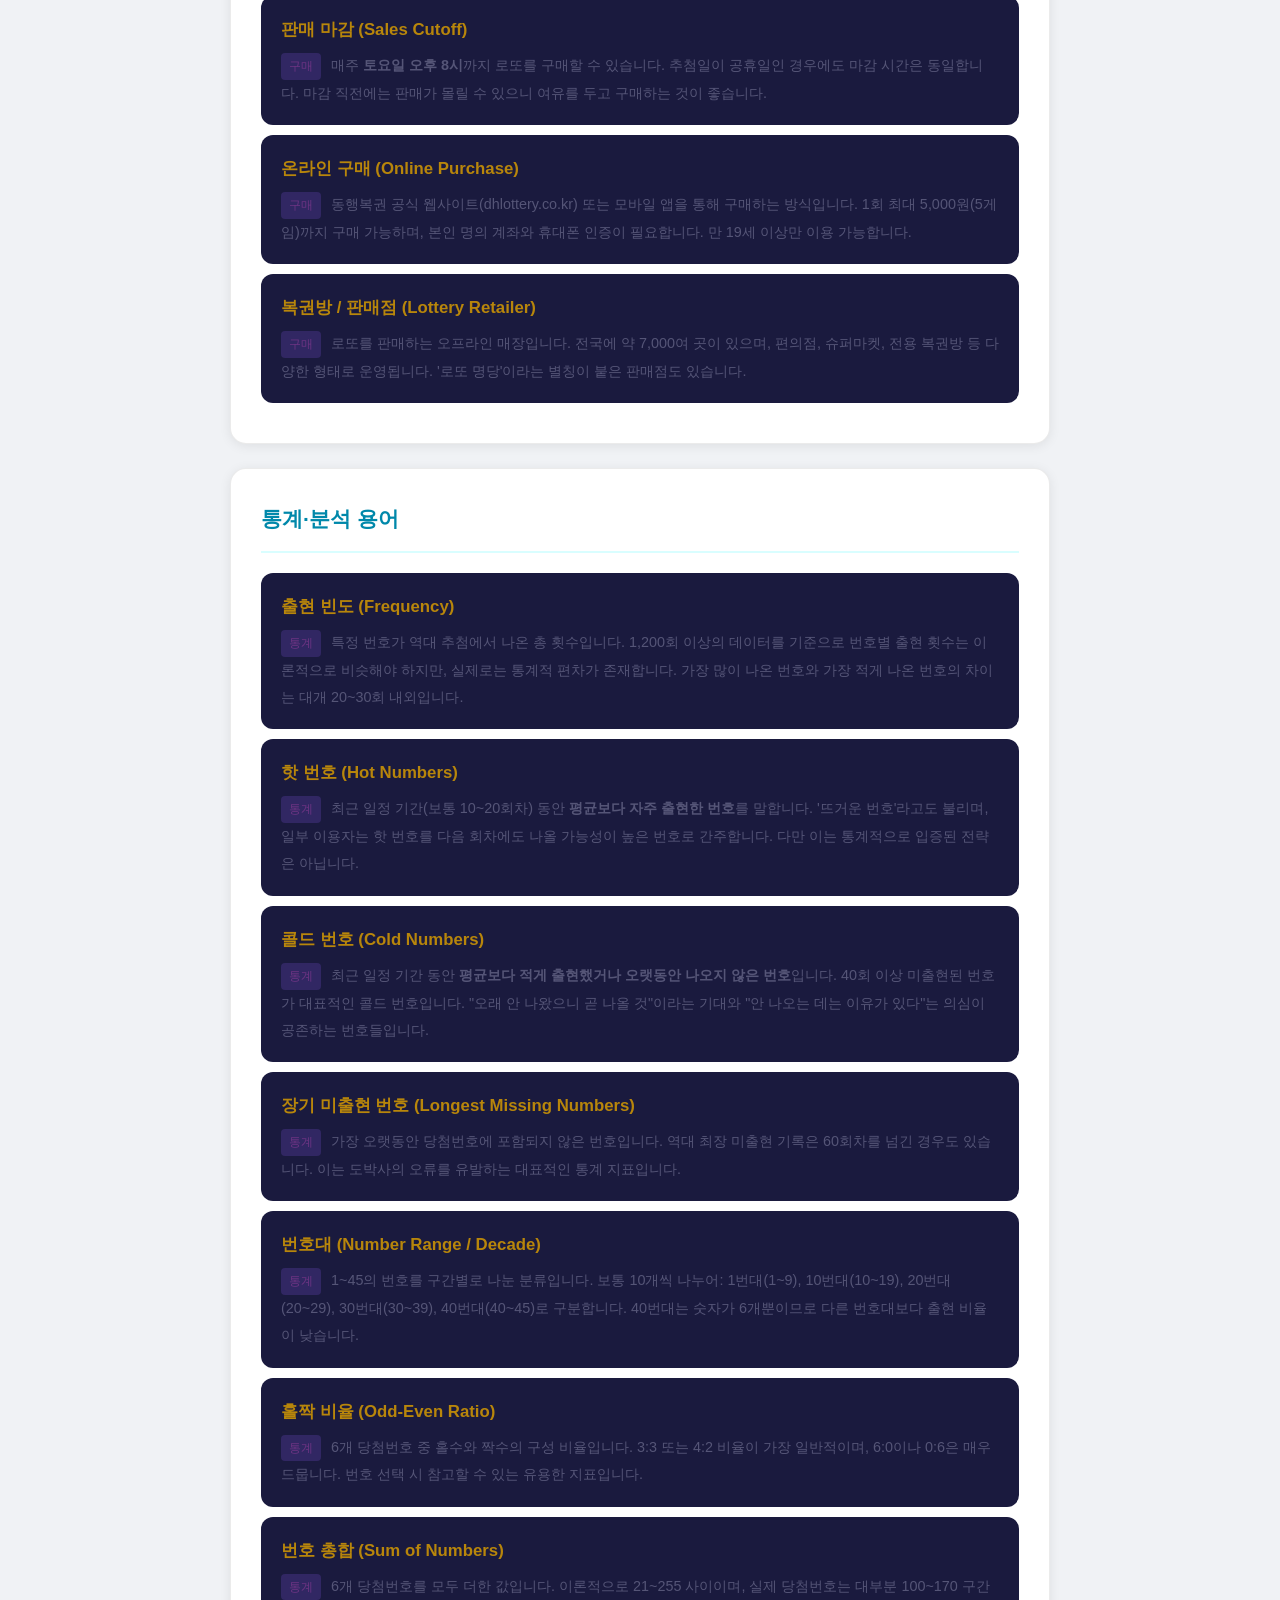
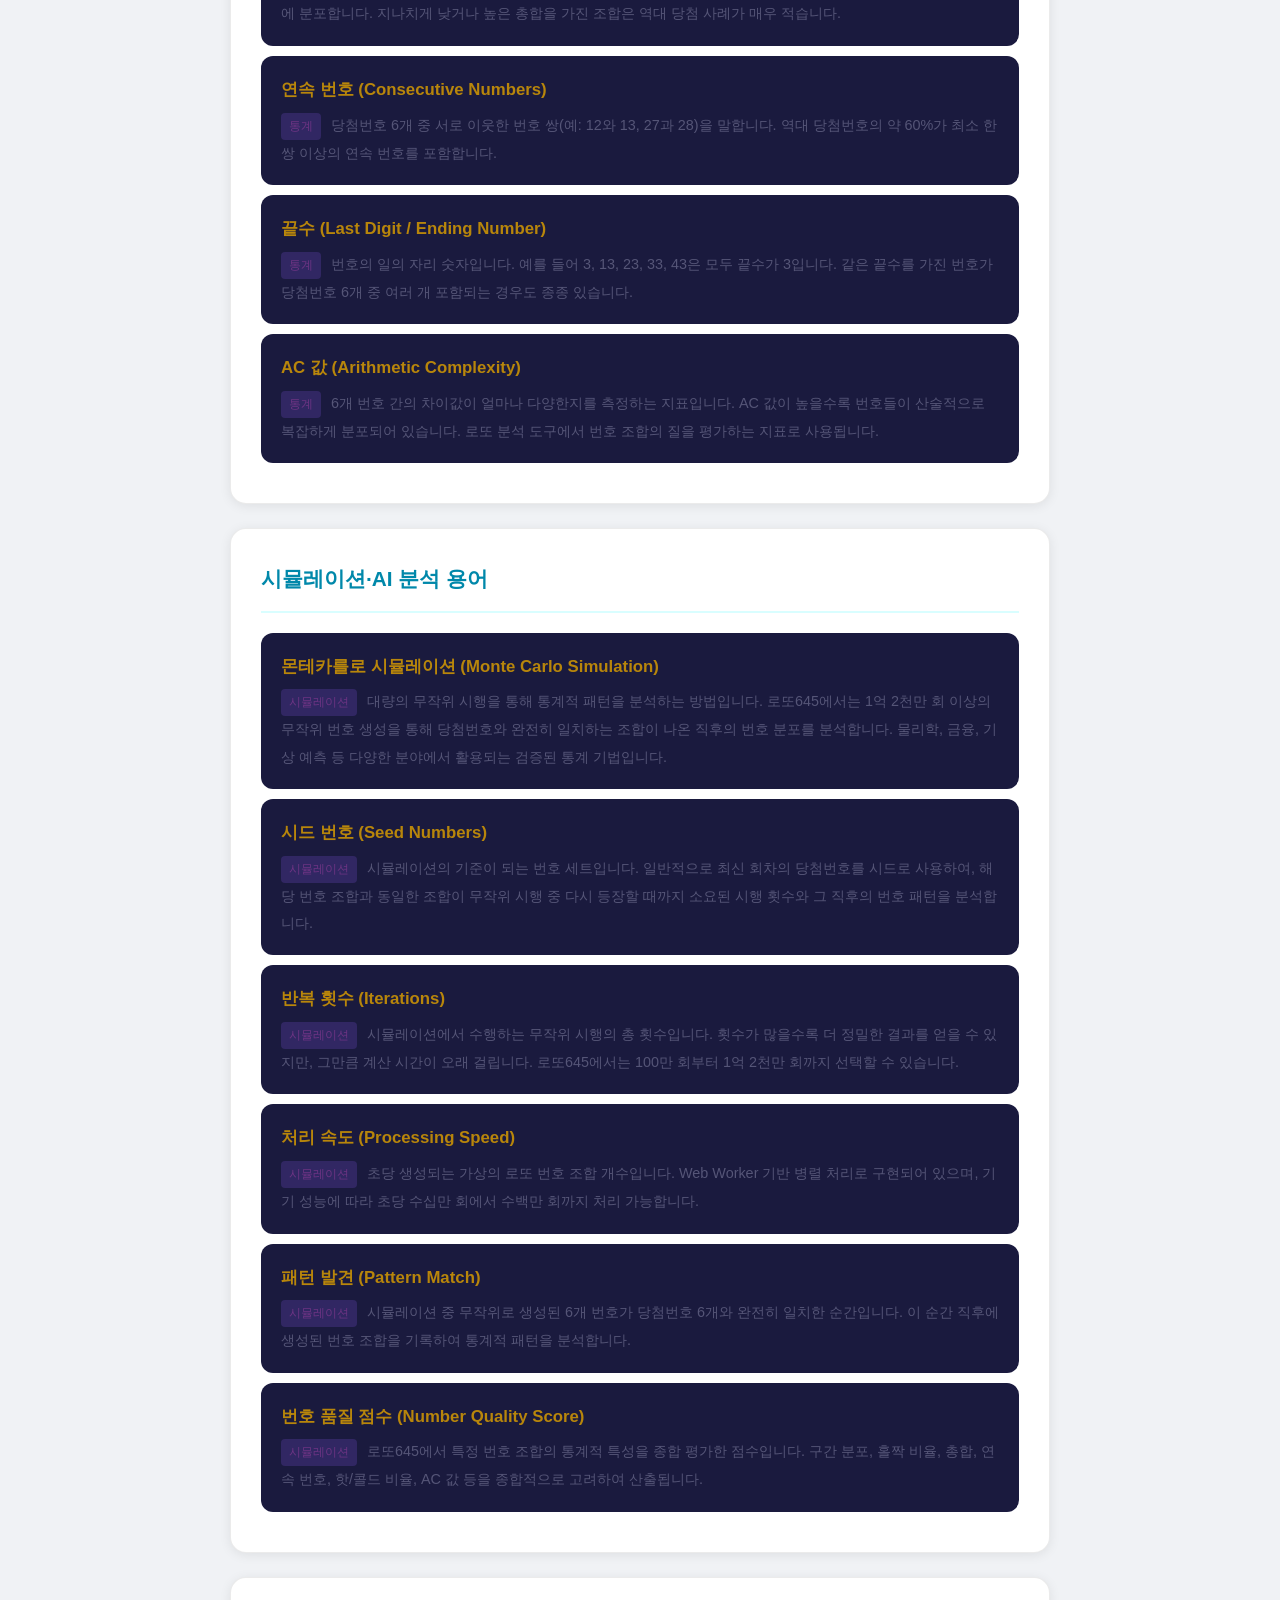
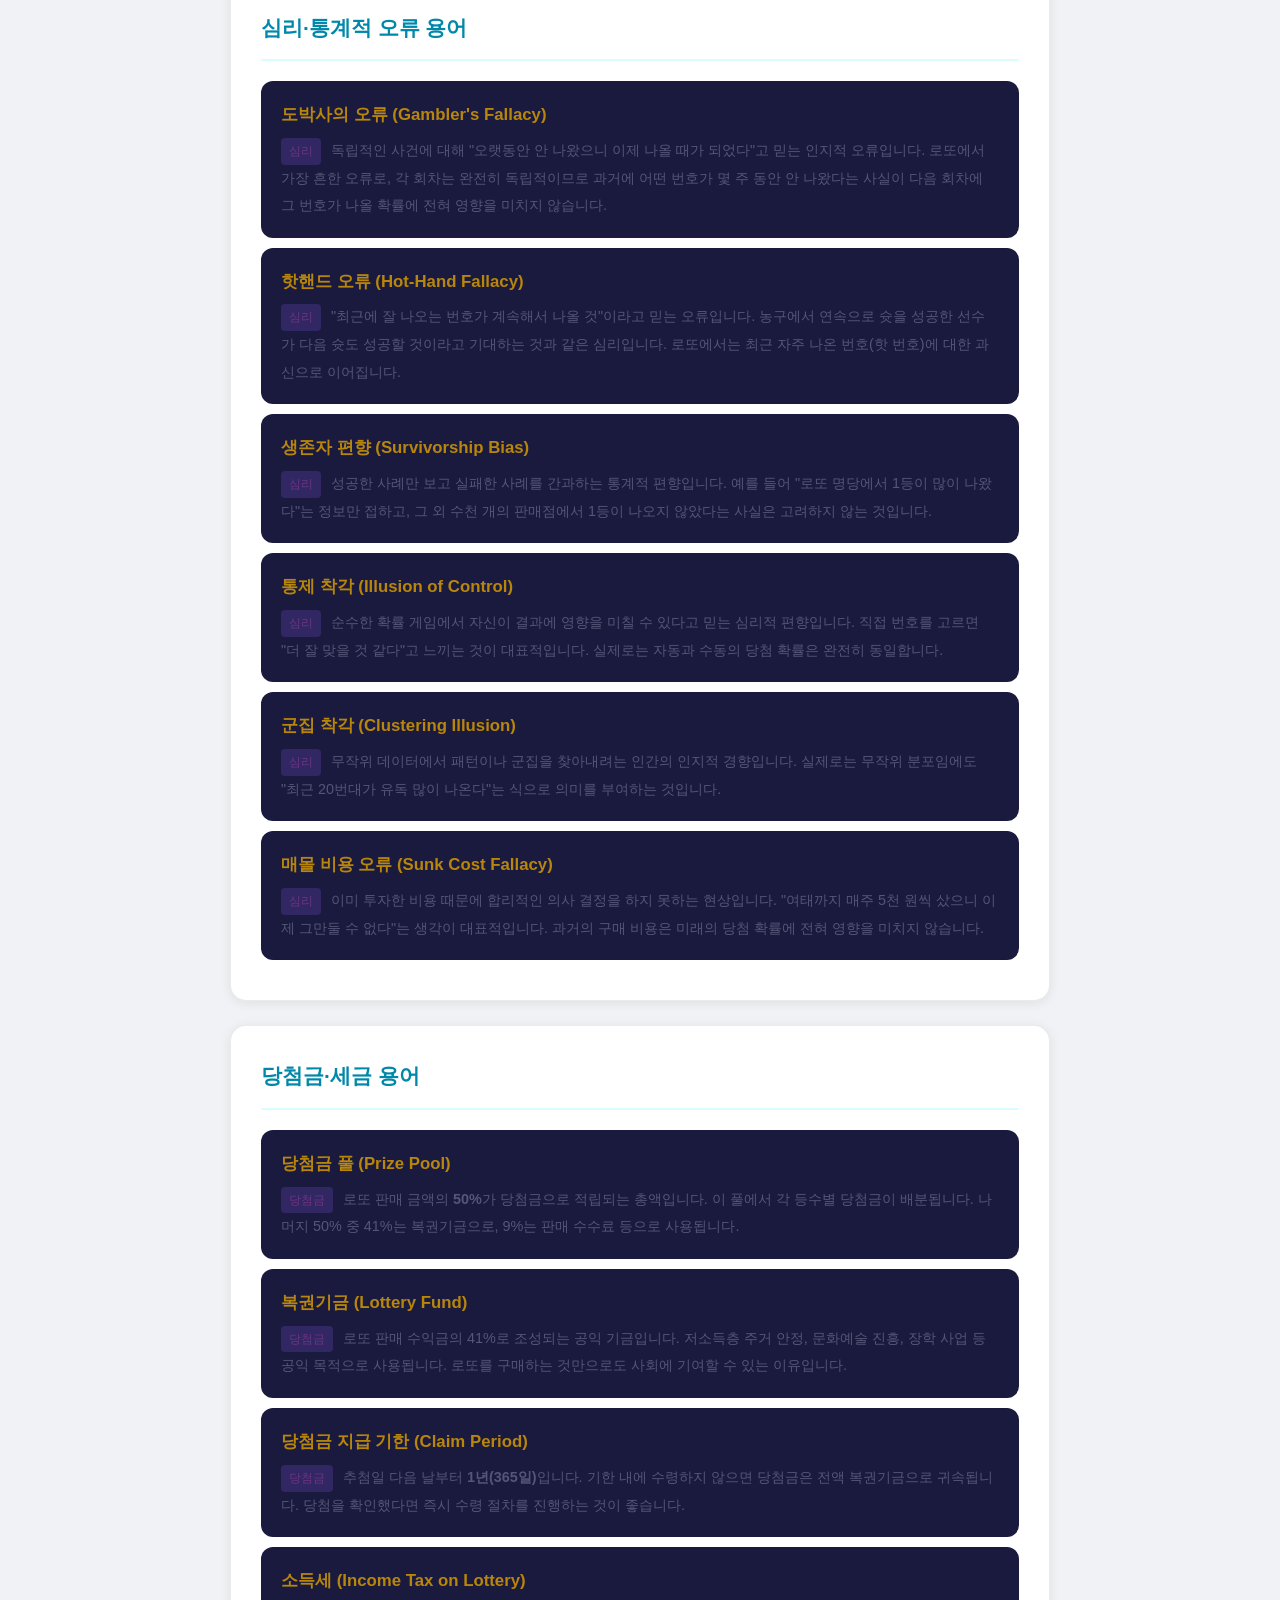
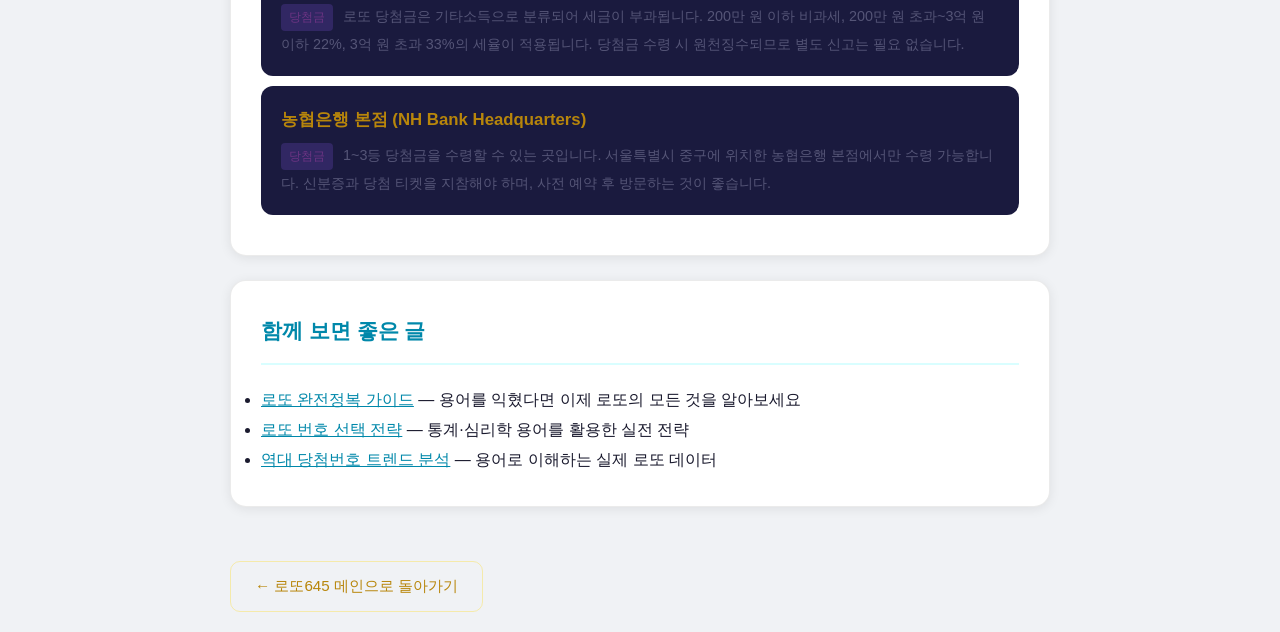
<file: terms.html>
<!DOCTYPE html>
<html lang="ko">
<head>
    <meta charset="UTF-8">
    <meta http-equiv="Content-Security-Policy" content="default-src 'self'; script-src 'self' 'unsafe-inline'; style-src 'self' 'unsafe-inline' https://fonts.googleapis.com; font-src 'self' https://fonts.gstatic.com; img-src 'self' data:; connect-src 'self'">
    <meta name="viewport" content="width=device-width, initial-scale=1.0">
    <link rel="icon" href="icon-192.png">
    <link rel="apple-touch-icon" href="icon-192.png">
    <link rel="manifest" href="manifest.json">
    <meta name="theme-color" content="#0a0a1a">
    <meta property="og:image" content="https://123lotto.co.kr/logo-og.png">
    <meta property="og:image:width" content="1200">
    <meta property="og:image:height" content="630">
    <meta name="twitter:card" content="summary_large_image">
    <meta name="twitter:image" content="https://123lotto.co.kr/logo-og.png">
    <title>로또 용어 사전 — 초보자를 위한 로또 6/45 완전 해설 | 로또645</title>
    <meta name="description" content="로또 6/45 관련 모든 용어를 초보자도 이해하기 쉽게 정리한 사전입니다. 당첨 등수, 확률, 번호 분석, 몬테카를로 시뮬레이션까지 50개 이상의 용어를 해설합니다.">
    <meta name="keywords" content="로또 용어, 로또 용어 사전, 로또 뜻, 로또 초보, 몬테카를로, 핫번호, 콜드번호, 로또 당첨 등수, 로또645">
    <meta name="robots" content="index, follow, max-snippet:-1">
    <link rel="canonical" href="https://123lotto.co.kr/terms.html">
    <meta property="og:title" content="로또 용어 사전 — 초보자를 위한 로또 6/45 완전 해설">
    <meta property="og:description" content="로또 6/45 관련 모든 용어를 초보자도 이해하기 쉽게 정리했습니다. 50개 이상의 용어를 카테고리별로 해설.">
    <meta property="og:url" content="https://123lotto.co.kr/terms.html">
    <meta property="og:type" content="article">
    <meta property="og:site_name" content="로또645">
    <meta property="og:locale" content="ko_KR">
    <meta name="twitter:card" content="summary_large_image">
    <meta name="twitter:title" content="로또 용어 사전 — 초보자 완전 해설">
    <meta name="twitter:description" content="로또 6/45 관련 모든 용어를 초보자도 이해하기 쉽게 정리했습니다.">
    <meta name="theme-color" content="#0a0a1a">
    <script type="application/ld+json">
    {
      "@context": "https://schema.org",
      "@type": "DefinedTermSet",
      "name": "로또 6/45 용어 사전",
      "description": "로또 6/45 복권에 관련된 모든 주요 용어를 카테고리별로 정리한 사전입니다."
    }
    </script>
    <script type="application/ld+json">
    {
      "@context": "https://schema.org",
      "@type": "BreadcrumbList",
      "itemListElement": [
        { "@type": "ListItem", "position": 1, "name": "홈", "item": "https://123lotto.co.kr/" },
        { "@type": "ListItem", "position": 2, "name": "용어 사전", "item": "https://123lotto.co.kr/terms.html" }
      ]
    }
    </script>
    <link href="https://fonts.googleapis.com/css2?family=Noto+Sans+KR:wght@400;500;700;900&display=swap" rel="stylesheet">
    <link rel="stylesheet" href="style.css?v=3">
    <style>
        :root { --bg-card2: #1a1a3e; --accent-green: #4caf84; --accent-orange: #ff9f43; --accent-pink: #ff4088; }
        * { margin:0; padding:0; box-sizing:border-box; }
        body { color: var(--text-primary); line-height: 1.9; }
        .container { max-width: 860px; margin: 0 auto; padding: 20px; }
        .header { background: linear-gradient(135deg, rgba(76,175,132,0.1), rgba(139,92,246,0.1)); border: 1px solid rgba(255,255,255,0.08); border-radius: 20px; padding: 40px 30px; text-align: center; margin-bottom: 30px; }
        .header h1 { font-size: 1.8rem; color: var(--accent-gold); margin-bottom: 10px; }
        .header p { color: var(--text-secondary); font-size: 1rem; }
        .card { background: var(--bg-card); border-radius: 16px; padding: 30px; margin-bottom: 24px; border: 1px solid rgba(255,255,255,0.06); }
        .card h2 { font-size: 1.3rem; color: var(--accent-cyan); margin-bottom: 20px; padding-bottom: 12px; border-bottom: 2px solid rgba(0,245,255,0.15); }
        .term { background: var(--bg-card2); border-radius: 12px; padding: 18px 20px; margin-bottom: 10px; }
        .term dt { font-size: 1.05rem; font-weight: 700; color: var(--accent-gold); margin-bottom: 6px; }
        .term dd { color: var(--text-secondary); font-size: 0.9rem; }
        .term dd .tag { display: inline-block; background: rgba(139,92,246,0.2); color: var(--accent-purple); font-size: 0.75rem; padding: 2px 8px; border-radius: 4px; margin-right: 6px; }
        .index-nav { display: flex; flex-wrap: wrap; gap: 8px; margin-bottom: 20px; }
        .index-nav a { color: var(--accent-cyan); text-decoration: none; font-size: 0.9rem; padding: 6px 14px; border: 1px solid rgba(0,245,255,0.2); border-radius: 8px; transition: all 0.2s; }
        .index-nav a:hover { background: rgba(0,245,255,0.08); }
        .back-link { display: inline-block; margin-top: 30px; color: var(--accent-gold); text-decoration: none; font-size: 0.95rem; padding: 10px 24px; border: 1px solid rgba(255,215,0,0.3); border-radius: 10px; transition: all 0.2s; }
        .back-link:hover { background: rgba(255,215,0,0.08); }
        .breadcrumb { color: var(--text-secondary); font-size: 0.85rem; margin-bottom: 20px; }
        .breadcrumb a { color: var(--accent-cyan); text-decoration: none; }
        .breadcrumb span { margin: 0 6px; }
        /* 테마 보정 */
        [data-theme="light"] .card { background: var(--bg-card); border-color: rgba(0,0,0,0.08); }
        [data-theme="light"] .back-link { color: var(--accent-gold); }
        [data-theme="light"] .breadcrumb a { color: var(--accent-cyan); }
        [data-theme="light"] .header { border-color: rgba(0,0,0,0.08); }
    </style>
</head>
<body>
<div class="container">
    <div style="display:flex;justify-content:flex-end;gap:8px;position:relative;margin-bottom:10px;">
        <button id="fontBtn" onclick="toggleFontMenu(event)" style="width:44px;height:44px;border-radius:50%;border:1px solid rgba(255,255,255,0.2);background:var(--bg-card);color:var(--text-primary);font-size:1.2rem;cursor:pointer;display:flex;align-items:center;justify-content:center;" aria-label="글꼴 변경" aria-expanded="false">🔤</button>
        <button id="themeBtn" onclick="cycleTheme()" style="width:44px;height:44px;border-radius:50%;border:1px solid rgba(255,255,255,0.2);background:var(--bg-card);color:var(--text-primary);font-size:1.2rem;cursor:pointer;display:flex;align-items:center;justify-content:center;" aria-label="테마 변경">🌑</button>
    </div>
    <nav class="breadcrumb" aria-label="breadcrumb">
        <a href="/">홈</a><span>›</span><strong>로또 용어 사전</strong>
    </nav>

    <div class="header">
        <h1>로또 6/45 용어 사전</h1>
        <p>초보자부터 고수까지 — 로또 관련 50여 개 핵심 용어를 카테고리별로 완벽 정리</p>
    </div>

    <div class="card">
        <h2>목차</h2>
        <nav class="index-nav">
            <a href="#basic">기본 용어</a>
            <a href="#prize">당첨 구조</a>
            <a href="#purchase">구매 관련</a>
            <a href="#stats">통계·분석</a>
            <a href="#simulation">시뮬레이션</a>
            <a href="#psychology">심리·오류</a>
            <a href="#money">당첨금·세금</a>
        </nav>
    </div>

    <div class="card" id="basic">
        <h2>기본 용어</h2>
        <dl>
            <div class="term">
                <dt>로또 6/45 (Lotto 6/45)</dt>
                <dd><span class="tag">기본</span> 1부터 45까지의 숫자 중 6개를 맞히는 대한민국 대표 복권입니다. 2002년 12월 7일 첫 추첨이 시작되었으며, 매주 토요일 오후 8시 35분 MBC에서 생방송 추첨합니다. 공식 명칭은 '로또 6/45'이며, '로또 645'라고도 불립니다.</dd>
            </div>
            <div class="term">
                <dt>추첨 (Draw)</dt>
                <dd><span class="tag">기본</span> 매주 토요일 오후 8시 35분에 45개의 번호 공 중에서 6개의 당첨번호와 1개의 보너스 번호를 무작위로 뽑는 과정입니다. MBC 스튜디오에서 공개 추첨이 진행되며, 방청객과 감독관이 참관하여 공정성을 검증합니다.</dd>
            </div>
            <div class="term">
                <dt>회차 (Round)</dt>
                <dd><span class="tag">기본</span> 로또 추첨의 순번입니다. 2002년 12월 7일 1회차를 시작으로 매주 1회씩 증가합니다. 2026년 5월 기준 1,200회를 넘어섰습니다.</dd>
            </div>
            <div class="term">
                <dt>당첨번호 (Winning Numbers)</dt>
                <dd><span class="tag">기본</span> 매주 추첨을 통해 결정되는 6개의 번호입니다. 1등은 이 6개 번호를 모두 맞혀야 합니다. 번호는 항상 오름차순으로 발표됩니다(예: 3, 12, 17, 25, 34, 42).</dd>
            </div>
            <div class="term">
                <dt>보너스 번호 (Bonus Number)</dt>
                <dd><span class="tag">기본</span> 6개의 당첨번호 외에 추가로 추첨되는 1개의 번호입니다. 2등을 결정하는 데 사용되며, 1등·3등·4등·5등 판정에는 영향을 미치지 않습니다.</dd>
            </div>
            <div class="term">
                <dt>조합 (Combination)</dt>
                <dd><span class="tag">기본</span> 45개 숫자 중 순서에 상관없이 6개를 선택하는 경우의 수입니다. 전체 가능한 조합은 45C6 = <strong>8,145,060가지</strong>입니다. 이것이 바로 1등 당첨 확률의 분모가 됩니다.</dd>
            </div>
        </dl>
    </div>

    <div class="card" id="prize">
        <h2>당첨 구조</h2>
        <dl>
            <div class="term">
                <dt>1등 (First Prize / Jackpot)</dt>
                <dd><span class="tag">당첨</span> 6개 당첨번호를 모두 맞힌 경우입니다. 확률은 1/8,145,060. 총 당첨금에서 4등·5등 고정 당첨금을 제외한 금액의 75%를 1등 당첨자들이 균등하게 나눠 가집니다.</dd>
            </div>
            <div class="term">
                <dt>2등 (Second Prize)</dt>
                <dd><span class="tag">당첨</span> 5개 번호 + 보너스 번호를 맞힌 경우입니다. 확률은 1/1,357,510. 1등 당첨금을 제외한 나머지 금액의 12.5%를 2등 당첨자들이 나눠 가집니다.</dd>
            </div>
            <div class="term">
                <dt>3등 (Third Prize)</dt>
                <dd><span class="tag">당첨</span> 5개 번호를 맞힌 경우입니다(보너스 불일치). 확률은 1/35,724. 당첨금은 1·2등을 제외한 금액의 12.5%를 나눠 가집니다. 평균 당첨금은 약 150만 원입니다.</dd>
            </div>
            <div class="term">
                <dt>4등 (Fourth Prize)</dt>
                <dd><span class="tag">당첨</span> 4개 번호를 맞힌 경우입니다. 확률은 1/733. 당첨금은 <strong>50,000원으로 고정</strong>되어 있습니다.</dd>
            </div>
            <div class="term">
                <dt>5등 (Fifth Prize)</dt>
                <dd><span class="tag">당첨</span> 3개 번호를 맞힌 경우입니다. 확률은 1/45. 당첨금은 <strong>5,000원으로 고정</strong>되어 있으며, 이는 로또 한 장 가격(1,000원)의 5배입니다. 전체 당첨 확률은 약 1/42입니다.</dd>
            </div>
            <div class="term">
                <dt>당첨 확률 (Winning Probability)</dt>
                <dd><span class="tag">당첨</span> 특정 등수에 당첨될 수학적 확률입니다. 로또의 모든 확률은 조합론(Combinatorics)에 기반하며, 매 회차 완전히 독립적입니다.</dd>
            </div>
            <div class="term">
                <dt>당첨금 이월 (Rollover)</dt>
                <dd><span class="tag">당첨</span> 1등 당첨자가 나오지 않으면 해당 회차의 1등 당첨금이 다음 회차로 이월됩니다. 이월이 반복되면 1등 당첨금이 크게 증가하여 구매를 자극하는 효과가 있습니다.</dd>
            </div>
        </dl>
    </div>

    <div class="card" id="purchase">
        <h2>구매 관련</h2>
        <dl>
            <div class="term">
                <dt>자동 (Auto Pick / Quick Pick)</dt>
                <dd><span class="tag">구매</span> 구매자가 직접 번호를 선택하지 않고, <strong>단말기가 무작위로 번호를 생성</strong>해 주는 방식입니다. 전체 판매량의 약 68%를 차지합니다. 통계적으로 수동과 당첨 확률은 동일합니다.</dd>
            </div>
            <div class="term">
                <dt>수동 (Manual Pick)</dt>
                <dd><span class="tag">구매</span> 구매자가 용지에 직접 6개의 번호를 마킹하여 선택하는 방식입니다. 전체 판매량의 약 28%를 차지합니다. 생일, 기념일 등 개인적 의미가 있는 번호를 선택하는 경향이 있습니다.</dd>
            </div>
            <div class="term">
                <dt>반자동 (Semi-Auto)</dt>
                <dd><span class="tag">구매</span> 일부 번호는 직접 선택하고 나머지는 기계가 자동으로 채우는 방식입니다. 예를 들어 3개의 번호를 고정해 두고 나머지 3개를 자동으로 선택할 수 있습니다. 전체 판매량의 약 4%를 차지합니다.</dd>
            </div>
            <div class="term">
                <dt>판매 마감 (Sales Cutoff)</dt>
                <dd><span class="tag">구매</span> 매주 <strong>토요일 오후 8시</strong>까지 로또를 구매할 수 있습니다. 추첨일이 공휴일인 경우에도 마감 시간은 동일합니다. 마감 직전에는 판매가 몰릴 수 있으니 여유를 두고 구매하는 것이 좋습니다.</dd>
            </div>
            <div class="term">
                <dt>온라인 구매 (Online Purchase)</dt>
                <dd><span class="tag">구매</span> 동행복권 공식 웹사이트(dhlottery.co.kr) 또는 모바일 앱을 통해 구매하는 방식입니다. 1회 최대 5,000원(5게임)까지 구매 가능하며, 본인 명의 계좌와 휴대폰 인증이 필요합니다. 만 19세 이상만 이용 가능합니다.</dd>
            </div>
            <div class="term">
                <dt>복권방 / 판매점 (Lottery Retailer)</dt>
                <dd><span class="tag">구매</span> 로또를 판매하는 오프라인 매장입니다. 전국에 약 7,000여 곳이 있으며, 편의점, 슈퍼마켓, 전용 복권방 등 다양한 형태로 운영됩니다. '로또 명당'이라는 별칭이 붙은 판매점도 있습니다.</dd>
            </div>
        </dl>
    </div>

    <div class="card" id="stats">
        <h2>통계·분석 용어</h2>
        <dl>
            <div class="term">
                <dt>출현 빈도 (Frequency)</dt>
                <dd><span class="tag">통계</span> 특정 번호가 역대 추첨에서 나온 총 횟수입니다. 1,200회 이상의 데이터를 기준으로 번호별 출현 횟수는 이론적으로 비슷해야 하지만, 실제로는 통계적 편차가 존재합니다. 가장 많이 나온 번호와 가장 적게 나온 번호의 차이는 대개 20~30회 내외입니다.</dd>
            </div>
            <div class="term">
                <dt>핫 번호 (Hot Numbers)</dt>
                <dd><span class="tag">통계</span> 최근 일정 기간(보통 10~20회차) 동안 <strong>평균보다 자주 출현한 번호</strong>를 말합니다. '뜨거운 번호'라고도 불리며, 일부 이용자는 핫 번호를 다음 회차에도 나올 가능성이 높은 번호로 간주합니다. 다만 이는 통계적으로 입증된 전략은 아닙니다.</dd>
            </div>
            <div class="term">
                <dt>콜드 번호 (Cold Numbers)</dt>
                <dd><span class="tag">통계</span> 최근 일정 기간 동안 <strong>평균보다 적게 출현했거나 오랫동안 나오지 않은 번호</strong>입니다. 40회 이상 미출현된 번호가 대표적인 콜드 번호입니다. "오래 안 나왔으니 곧 나올 것"이라는 기대와 "안 나오는 데는 이유가 있다"는 의심이 공존하는 번호들입니다.</dd>
            </div>
            <div class="term">
                <dt>장기 미출현 번호 (Longest Missing Numbers)</dt>
                <dd><span class="tag">통계</span> 가장 오랫동안 당첨번호에 포함되지 않은 번호입니다. 역대 최장 미출현 기록은 60회차를 넘긴 경우도 있습니다. 이는 도박사의 오류를 유발하는 대표적인 통계 지표입니다.</dd>
            </div>
            <div class="term">
                <dt>번호대 (Number Range / Decade)</dt>
                <dd><span class="tag">통계</span> 1~45의 번호를 구간별로 나눈 분류입니다. 보통 10개씩 나누어: 1번대(1~9), 10번대(10~19), 20번대(20~29), 30번대(30~39), 40번대(40~45)로 구분합니다. 40번대는 숫자가 6개뿐이므로 다른 번호대보다 출현 비율이 낮습니다.</dd>
            </div>
            <div class="term">
                <dt>홀짝 비율 (Odd-Even Ratio)</dt>
                <dd><span class="tag">통계</span> 6개 당첨번호 중 홀수와 짝수의 구성 비율입니다. 3:3 또는 4:2 비율이 가장 일반적이며, 6:0이나 0:6은 매우 드뭅니다. 번호 선택 시 참고할 수 있는 유용한 지표입니다.</dd>
            </div>
            <div class="term">
                <dt>번호 총합 (Sum of Numbers)</dt>
                <dd><span class="tag">통계</span> 6개 당첨번호를 모두 더한 값입니다. 이론적으로 21~255 사이이며, 실제 당첨번호는 대부분 100~170 구간에 분포합니다. 지나치게 낮거나 높은 총합을 가진 조합은 역대 당첨 사례가 매우 적습니다.</dd>
            </div>
            <div class="term">
                <dt>연속 번호 (Consecutive Numbers)</dt>
                <dd><span class="tag">통계</span> 당첨번호 6개 중 서로 이웃한 번호 쌍(예: 12와 13, 27과 28)을 말합니다. 역대 당첨번호의 약 60%가 최소 한 쌍 이상의 연속 번호를 포함합니다.</dd>
            </div>
            <div class="term">
                <dt>끝수 (Last Digit / Ending Number)</dt>
                <dd><span class="tag">통계</span> 번호의 일의 자리 숫자입니다. 예를 들어 3, 13, 23, 33, 43은 모두 끝수가 3입니다. 같은 끝수를 가진 번호가 당첨번호 6개 중 여러 개 포함되는 경우도 종종 있습니다.</dd>
            </div>
            <div class="term">
                <dt>AC 값 (Arithmetic Complexity)</dt>
                <dd><span class="tag">통계</span> 6개 번호 간의 차이값이 얼마나 다양한지를 측정하는 지표입니다. AC 값이 높을수록 번호들이 산술적으로 복잡하게 분포되어 있습니다. 로또 분석 도구에서 번호 조합의 질을 평가하는 지표로 사용됩니다.</dd>
            </div>
        </dl>
    </div>

    <div class="card" id="simulation">
        <h2>시뮬레이션·AI 분석 용어</h2>
        <dl>
            <div class="term">
                <dt>몬테카를로 시뮬레이션 (Monte Carlo Simulation)</dt>
                <dd><span class="tag">시뮬레이션</span> 대량의 무작위 시행을 통해 통계적 패턴을 분석하는 방법입니다. 로또645에서는 1억 2천만 회 이상의 무작위 번호 생성을 통해 당첨번호와 완전히 일치하는 조합이 나온 직후의 번호 분포를 분석합니다. 물리학, 금융, 기상 예측 등 다양한 분야에서 활용되는 검증된 통계 기법입니다.</dd>
            </div>
            <div class="term">
                <dt>시드 번호 (Seed Numbers)</dt>
                <dd><span class="tag">시뮬레이션</span> 시뮬레이션의 기준이 되는 번호 세트입니다. 일반적으로 최신 회차의 당첨번호를 시드로 사용하여, 해당 번호 조합과 동일한 조합이 무작위 시행 중 다시 등장할 때까지 소요된 시행 횟수와 그 직후의 번호 패턴을 분석합니다.</dd>
            </div>
            <div class="term">
                <dt>반복 횟수 (Iterations)</dt>
                <dd><span class="tag">시뮬레이션</span> 시뮬레이션에서 수행하는 무작위 시행의 총 횟수입니다. 횟수가 많을수록 더 정밀한 결과를 얻을 수 있지만, 그만큼 계산 시간이 오래 걸립니다. 로또645에서는 100만 회부터 1억 2천만 회까지 선택할 수 있습니다.</dd>
            </div>
            <div class="term">
                <dt>처리 속도 (Processing Speed)</dt>
                <dd><span class="tag">시뮬레이션</span> 초당 생성되는 가상의 로또 번호 조합 개수입니다. Web Worker 기반 병렬 처리로 구현되어 있으며, 기기 성능에 따라 초당 수십만 회에서 수백만 회까지 처리 가능합니다.</dd>
            </div>
            <div class="term">
                <dt>패턴 발견 (Pattern Match)</dt>
                <dd><span class="tag">시뮬레이션</span> 시뮬레이션 중 무작위로 생성된 6개 번호가 당첨번호 6개와 완전히 일치한 순간입니다. 이 순간 직후에 생성된 번호 조합을 기록하여 통계적 패턴을 분석합니다.</dd>
            </div>
            <div class="term">
                <dt>번호 품질 점수 (Number Quality Score)</dt>
                <dd><span class="tag">시뮬레이션</span> 로또645에서 특정 번호 조합의 통계적 특성을 종합 평가한 점수입니다. 구간 분포, 홀짝 비율, 총합, 연속 번호, 핫/콜드 비율, AC 값 등을 종합적으로 고려하여 산출됩니다.</dd>
            </div>
        </dl>
    </div>

    <div class="card" id="psychology">
        <h2>심리·통계적 오류 용어</h2>
        <dl>
            <div class="term">
                <dt>도박사의 오류 (Gambler's Fallacy)</dt>
                <dd><span class="tag">심리</span> 독립적인 사건에 대해 "오랫동안 안 나왔으니 이제 나올 때가 되었다"고 믿는 인지적 오류입니다. 로또에서 가장 흔한 오류로, 각 회차는 완전히 독립적이므로 과거에 어떤 번호가 몇 주 동안 안 나왔다는 사실이 다음 회차에 그 번호가 나올 확률에 전혀 영향을 미치지 않습니다.</dd>
            </div>
            <div class="term">
                <dt>핫핸드 오류 (Hot-Hand Fallacy)</dt>
                <dd><span class="tag">심리</span> "최근에 잘 나오는 번호가 계속해서 나올 것"이라고 믿는 오류입니다. 농구에서 연속으로 슛을 성공한 선수가 다음 슛도 성공할 것이라고 기대하는 것과 같은 심리입니다. 로또에서는 최근 자주 나온 번호(핫 번호)에 대한 과신으로 이어집니다.</dd>
            </div>
            <div class="term">
                <dt>생존자 편향 (Survivorship Bias)</dt>
                <dd><span class="tag">심리</span> 성공한 사례만 보고 실패한 사례를 간과하는 통계적 편향입니다. 예를 들어 "로또 명당에서 1등이 많이 나왔다"는 정보만 접하고, 그 외 수천 개의 판매점에서 1등이 나오지 않았다는 사실은 고려하지 않는 것입니다.</dd>
            </div>
            <div class="term">
                <dt>통제 착각 (Illusion of Control)</dt>
                <dd><span class="tag">심리</span> 순수한 확률 게임에서 자신이 결과에 영향을 미칠 수 있다고 믿는 심리적 편향입니다. 직접 번호를 고르면 "더 잘 맞을 것 같다"고 느끼는 것이 대표적입니다. 실제로는 자동과 수동의 당첨 확률은 완전히 동일합니다.</dd>
            </div>
            <div class="term">
                <dt>군집 착각 (Clustering Illusion)</dt>
                <dd><span class="tag">심리</span> 무작위 데이터에서 패턴이나 군집을 찾아내려는 인간의 인지적 경향입니다. 실제로는 무작위 분포임에도 "최근 20번대가 유독 많이 나온다"는 식으로 의미를 부여하는 것입니다.</dd>
            </div>
            <div class="term">
                <dt>매몰 비용 오류 (Sunk Cost Fallacy)</dt>
                <dd><span class="tag">심리</span> 이미 투자한 비용 때문에 합리적인 의사 결정을 하지 못하는 현상입니다. "여태까지 매주 5천 원씩 샀으니 이제 그만둘 수 없다"는 생각이 대표적입니다. 과거의 구매 비용은 미래의 당첨 확률에 전혀 영향을 미치지 않습니다.</dd>
            </div>
        </dl>
    </div>

    <div class="card" id="money">
        <h2>당첨금·세금 용어</h2>
        <dl>
            <div class="term">
                <dt>당첨금 풀 (Prize Pool)</dt>
                <dd><span class="tag">당첨금</span> 로또 판매 금액의 <strong>50%</strong>가 당첨금으로 적립되는 총액입니다. 이 풀에서 각 등수별 당첨금이 배분됩니다. 나머지 50% 중 41%는 복권기금으로, 9%는 판매 수수료 등으로 사용됩니다.</dd>
            </div>
            <div class="term">
                <dt>복권기금 (Lottery Fund)</dt>
                <dd><span class="tag">당첨금</span> 로또 판매 수익금의 41%로 조성되는 공익 기금입니다. 저소득층 주거 안정, 문화예술 진흥, 장학 사업 등 공익 목적으로 사용됩니다. 로또를 구매하는 것만으로도 사회에 기여할 수 있는 이유입니다.</dd>
            </div>
            <div class="term">
                <dt>당첨금 지급 기한 (Claim Period)</dt>
                <dd><span class="tag">당첨금</span> 추첨일 다음 날부터 <strong>1년(365일)</strong>입니다. 기한 내에 수령하지 않으면 당첨금은 전액 복권기금으로 귀속됩니다. 당첨을 확인했다면 즉시 수령 절차를 진행하는 것이 좋습니다.</dd>
            </div>
            <div class="term">
                <dt>소득세 (Income Tax on Lottery)</dt>
                <dd><span class="tag">당첨금</span> 로또 당첨금은 기타소득으로 분류되어 세금이 부과됩니다. 200만 원 이하 비과세, 200만 원 초과~3억 원 이하 22%, 3억 원 초과 33%의 세율이 적용됩니다. 당첨금 수령 시 원천징수되므로 별도 신고는 필요 없습니다.</dd>
            </div>
            <div class="term">
                <dt>농협은행 본점 (NH Bank Headquarters)</dt>
                <dd><span class="tag">당첨금</span> 1~3등 당첨금을 수령할 수 있는 곳입니다. 서울특별시 중구에 위치한 농협은행 본점에서만 수령 가능합니다. 신분증과 당첨 티켓을 지참해야 하며, 사전 예약 후 방문하는 것이 좋습니다.</dd>
            </div>
        </dl>
    </div>

    <div class="card">
        <h2>함께 보면 좋은 글</h2>
        <ul>
            <li><a href="guide.html" style="color:var(--accent-cyan);">로또 완전정복 가이드</a> — 용어를 익혔다면 이제 로또의 모든 것을 알아보세요</li>
            <li><a href="strategy.html" style="color:var(--accent-cyan);">로또 번호 선택 전략</a> — 통계·심리학 용어를 활용한 실전 전략</li>
            <li><a href="analysis.html" style="color:var(--accent-cyan);">역대 당첨번호 트렌드 분석</a> — 용어로 이해하는 실제 로또 데이터</li>
        </ul>
    </div>

    <a href="/" class="back-link">← 로또645 메인으로 돌아가기</a>
</div>
<script>
(function(){
    const THEMES=['dark','light','ocean','forest','sunset','neon','coffee'];
    const ICONS={dark:'🌑',light:'☀️',ocean:'🌊',forest:'🌿',sunset:'🌅',neon:'⚡',coffee:'☕'};
    window.cycleTheme=function(){
        const cur=document.documentElement.getAttribute('data-theme')||'dark';
        const next=THEMES[(THEMES.indexOf(cur)+1)%THEMES.length];
        document.documentElement.setAttribute('data-theme',next);
        try{localStorage.setItem('lotto-theme',next);}catch(e){}
        const btn=document.getElementById('themeBtn');
        if(btn)btn.textContent=ICONS[next]||'🌑';
        const meta=document.querySelector('meta[name="theme-color"]');
        if(meta){
            const c={dark:'#0a0a1a',light:'#f0f2f5',ocean:'#0a1628',forest:'#0a1a0f',sunset:'#1a0f0a',neon:'#050505',coffee:'#1c1410'};
            meta.content=c[next]||'#0a0a1a';
        }
    };
    let saved;
    try{saved=localStorage.getItem('lotto-theme');}catch(e){saved=null;}
    if(!saved||!THEMES.includes(saved)){
        saved=window.matchMedia('(prefers-color-scheme: light)').matches?'light':'dark';
    }
    document.documentElement.setAttribute('data-theme',saved);
    const btn=document.getElementById('themeBtn');
    if(btn)btn.textContent=ICONS[saved]||'🌑';
    // 글꼴
    const FONT_OPTS={'Noto Sans KR':"'Noto Sans KR', sans-serif",'Noto Serif KR':"'Noto Serif KR', serif",'Nanum Gothic':"'Nanum Gothic', sans-serif",'Nanum Myeongjo':"'Nanum Myeongjo', serif",'IBM Plex Sans KR':"'IBM Plex Sans KR', sans-serif",'Gothic A1':"'Gothic A1', sans-serif",'Dongle':"'Dongle', sans-serif",'Sunflower':"'Sunflower', sans-serif",'Do Hyeon':"'Do Hyeon', sans-serif",'Jua':"'Jua', sans-serif",'Nanum Pen Script':"'Nanum Pen Script', cursive",'Hi Melody':"'Hi Melody', cursive",'Yeon Sung':"'Yeon Sung', cursive",'Black Han Sans':"'Black Han Sans', sans-serif",'Gowun Dodum':"'Gowun Dodum', sans-serif"};
    const FONT_LABS={'Noto Sans KR':'Noto Sans KR','Noto Serif KR':'Noto Serif KR','Nanum Gothic':'나눔고딕','Nanum Myeongjo':'나눔명조','IBM Plex Sans KR':'IBM Plex Sans KR','Gothic A1':'고딕 A1','Dongle':'동글','Sunflower':'해바라기','Do Hyeon':'도현','Jua':'주아','Nanum Pen Script':'나눔손글씨','Hi Melody':'Hi Melody','Yeon Sung':'연성','Black Han Sans':'검은고딕','Gowun Dodum':'고운돋움'};
    const FONT_ORD=['Noto Sans KR','Noto Serif KR','Nanum Gothic','Nanum Myeongjo','IBM Plex Sans KR','Gothic A1','Dongle','Sunflower','Do Hyeon','Jua','Nanum Pen Script','Hi Melody','Yeon Sung','Black Han Sans','Gowun Dodum'];
    const FONT_WG={'Noto Sans KR':'wght@300;400;500;700;900','Noto Serif KR':'wght@400;500;700;900','Nanum Gothic':'wght@400;700;800','Nanum Myeongjo':'wght@400;700;800','IBM Plex Sans KR':'wght@400;500;700','Gothic A1':'wght@400;500;700;900','Dongle':'wght@300;400;700','Sunflower':'wght@300;500;700'};
    const LOADED=new Set(['Noto Sans KR','Noto Serif KR']);
    function loadGF(name){if(LOADED.has(name))return;LOADED.add(name);const fam=name.replace(/ /g,'+');const w=FONT_WG[name]||'';const href='https://fonts.googleapis.com/css2?family='+fam+(w?':'+w:'')+'&display=swap';const link=document.createElement('link');link.rel='stylesheet';link.href=href;document.head.appendChild(link);}
    function setFont(name){loadGF(name);document.body.style.fontFamily=FONT_OPTS[name]||FONT_OPTS['Noto Sans KR'];try{localStorage.setItem('lotto-font',name);}catch(e){}}
    function curFont(){let n;try{n=localStorage.getItem('lotto-font');}catch(e){n=null;}return n&&FONT_OPTS[n]?n:'Noto Sans KR';}
    window.toggleFontMenu=function(e){e.stopPropagation();let p=document.getElementById('fontPopup');if(!p){p=document.createElement('div');p.id='fontPopup';p.className='font-popup';document.getElementById('fontBtn').parentElement.appendChild(p);buildFP(p);}const open=p.classList.toggle('open');const b=document.getElementById('fontBtn');if(b)b.setAttribute('aria-expanded',String(open));document.removeEventListener('click',closeFP);document.removeEventListener('keydown',fpKey);if(open){buildFP(p);document.addEventListener('click',closeFP);document.addEventListener('keydown',fpKey);}};
    function fpKey(e){if(e.key==='Escape'){const p=document.getElementById('fontPopup');const b=document.getElementById('fontBtn');if(p)p.classList.remove('open');if(b){b.setAttribute('aria-expanded','false');b.focus();}document.removeEventListener('click',closeFP);document.removeEventListener('keydown',fpKey);}}
    function closeFP(e){const p=document.getElementById('fontPopup');const b=document.getElementById('fontBtn');if(p&&!p.contains(e.target)&&e.target!==b){p.classList.remove('open');b.setAttribute('aria-expanded','false');document.removeEventListener('click',closeFP);document.removeEventListener('keydown',fpKey);b.focus();}}
    function buildFP(popup){const c=curFont();popup.innerHTML=FONT_ORD.map(f=>{const a=f===c?' active':'';const fs=FONT_OPTS[f];return '<button class="font-popup-item'+a+'" style="font-family:'+fs+'" onclick="event.stopPropagation();selFont(\''+f+'\')">'+FONT_LABS[f]+'<span class="font-preview" style="font-family:'+fs+'">1234567890 가나다ABC</span></button>';}).join('');}
    window.selFont=function(name){setFont(name);const p=document.getElementById('fontPopup');const b=document.getElementById('fontBtn');if(p)p.classList.remove('open');if(b)b.setAttribute('aria-expanded','false');document.removeEventListener('click',closeFP);document.removeEventListener('keydown',fpKey);if(b)b.focus();};
    const cf=curFont();loadGF(cf);document.body.style.fontFamily=FONT_OPTS[cf];
})();
</script>
</body>
</html>
</file>
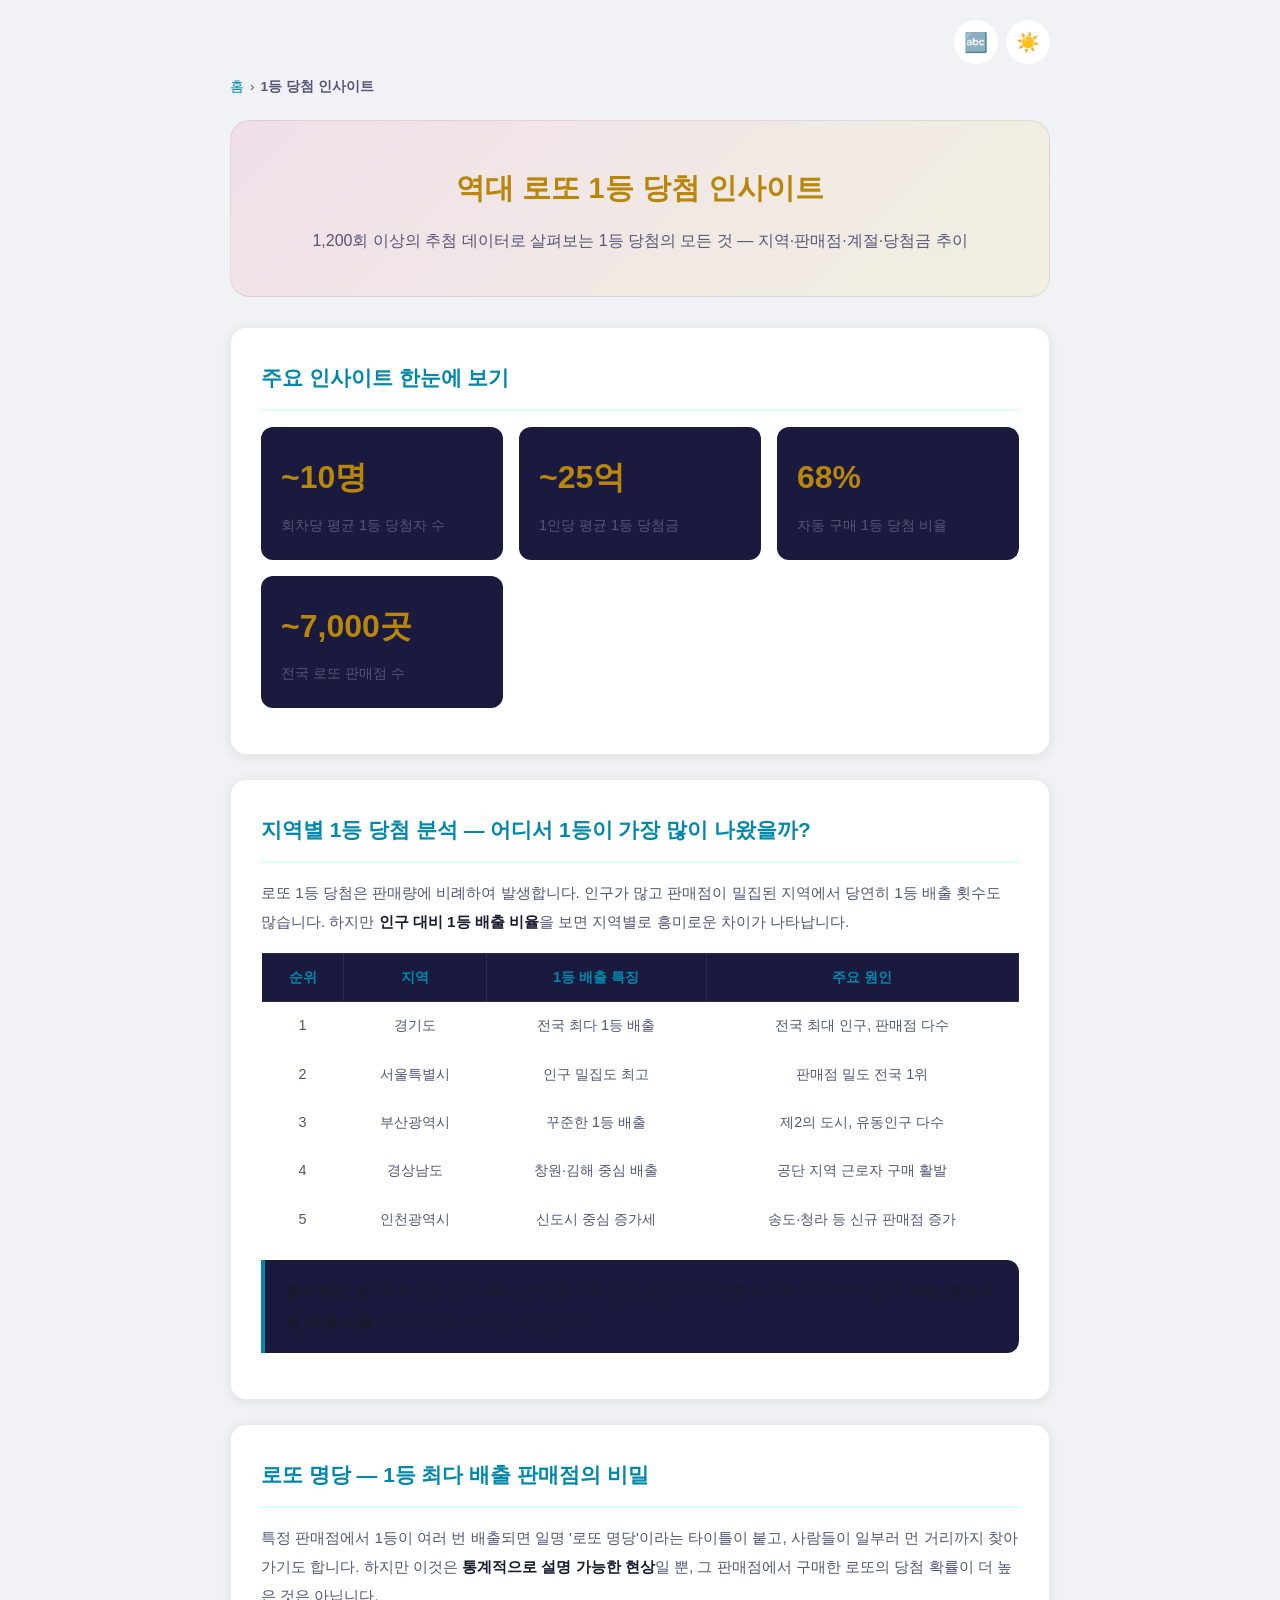
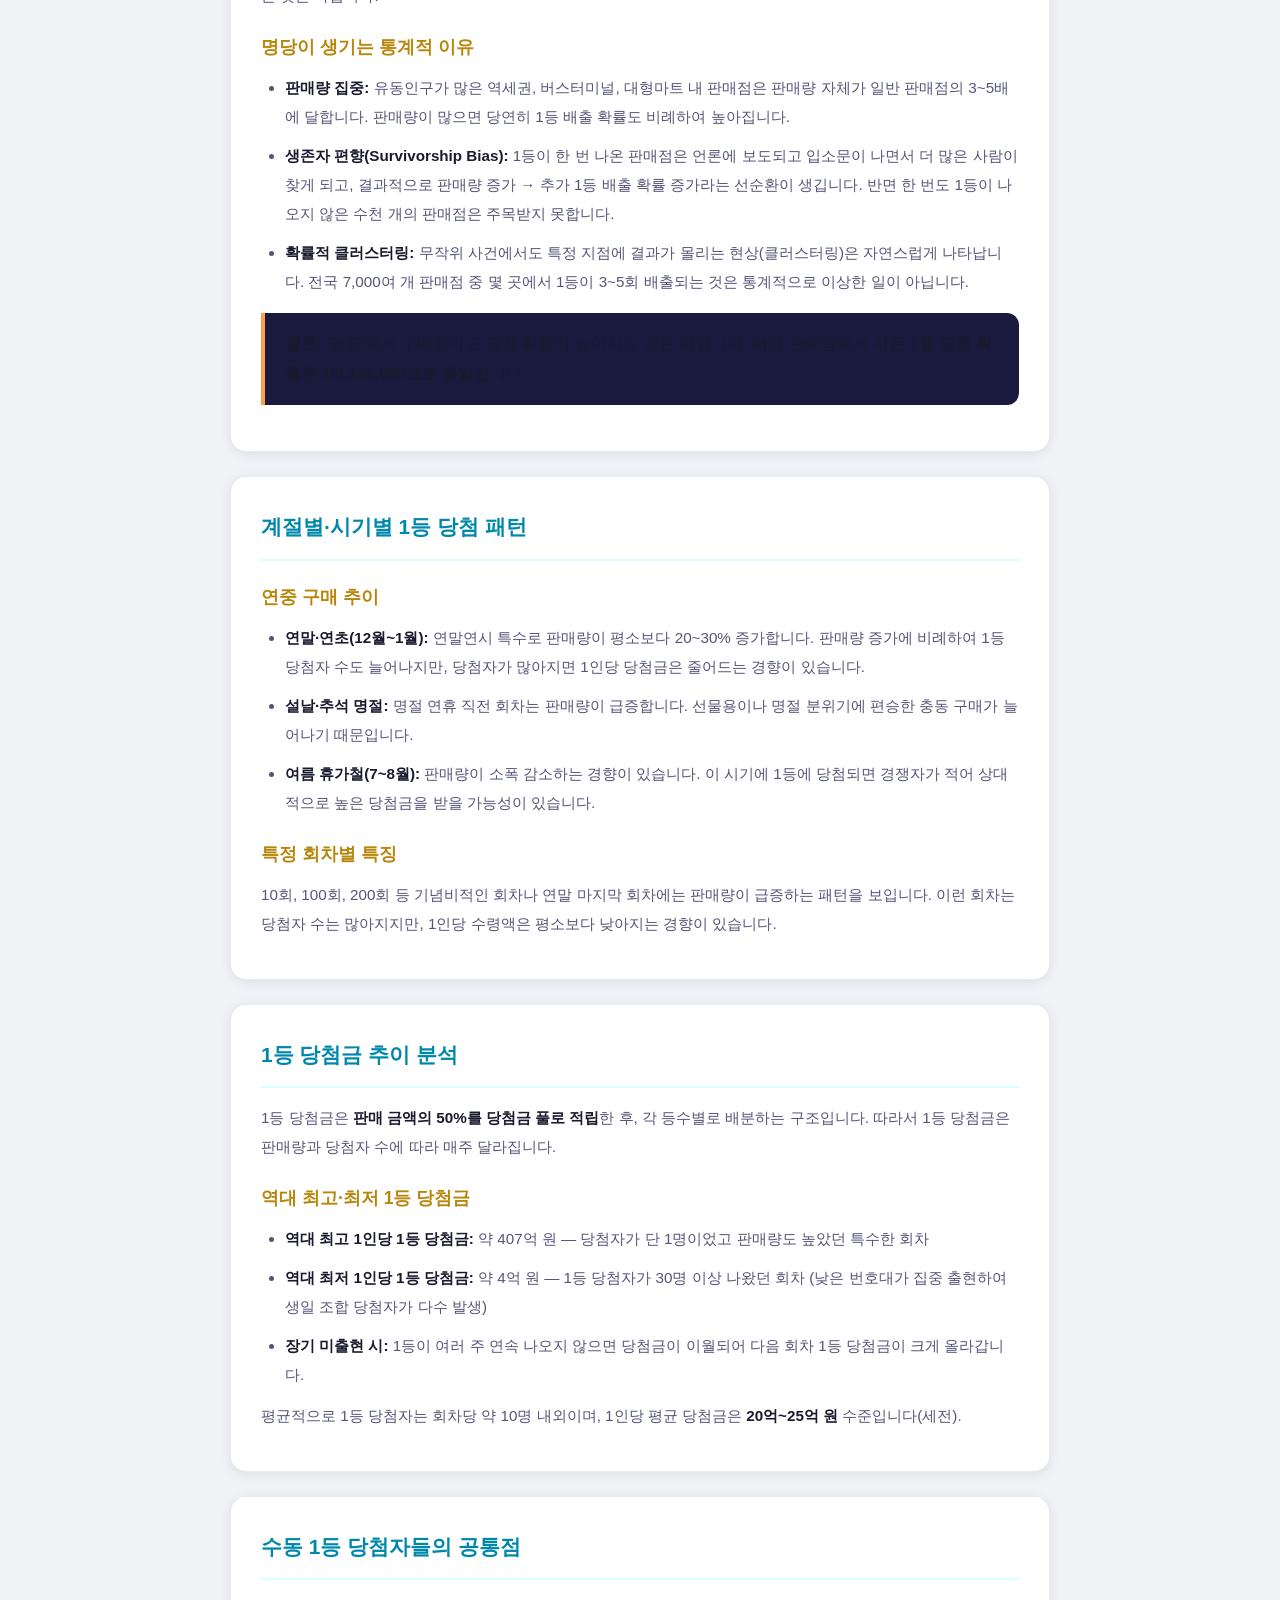
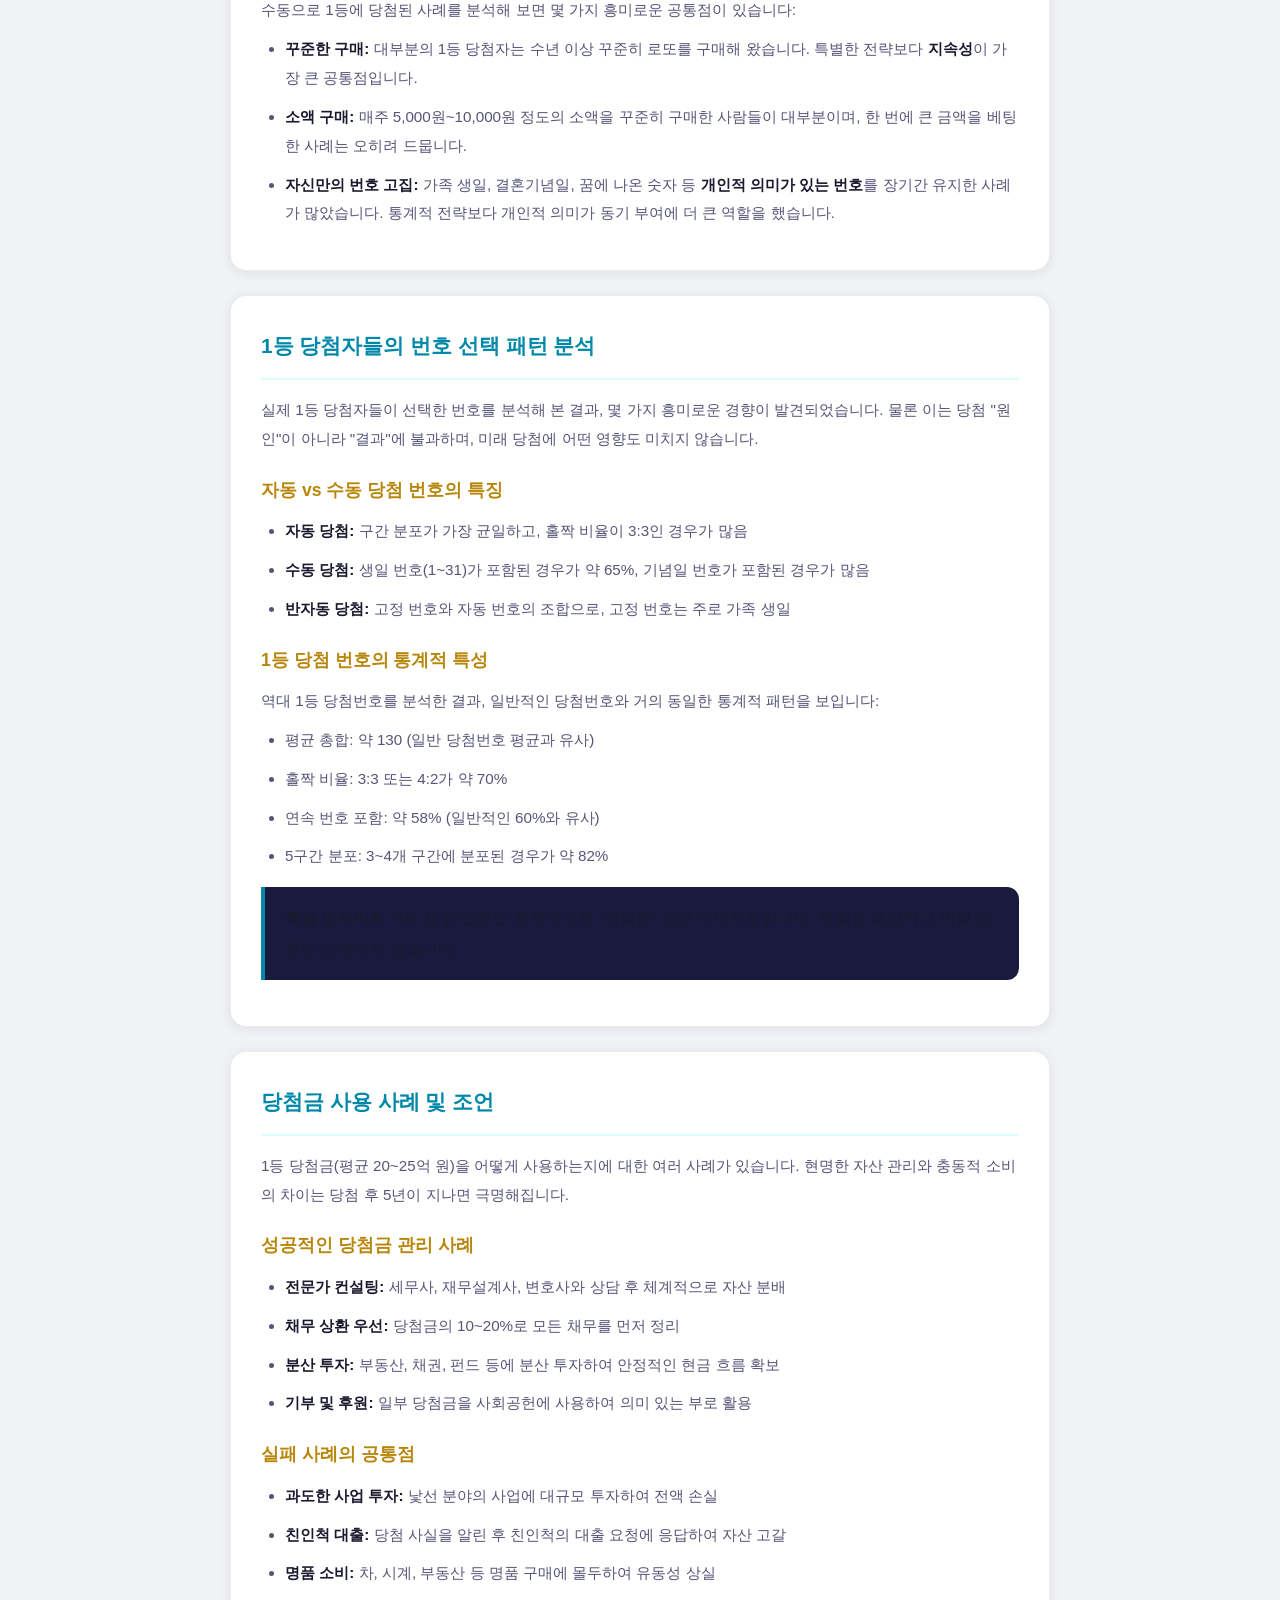
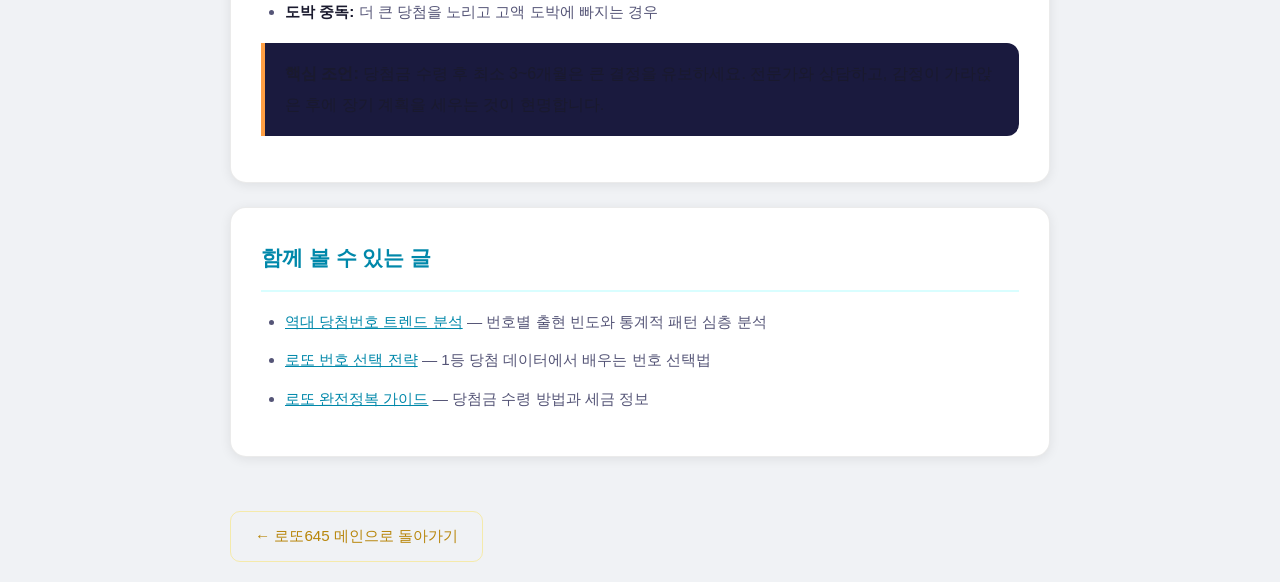
<file: winners.html>
<!DOCTYPE html>
<html lang="ko">
<head>
    <meta charset="UTF-8">
    <meta http-equiv="Content-Security-Policy" content="default-src 'self'; script-src 'self' 'unsafe-inline'; style-src 'self' 'unsafe-inline' https://fonts.googleapis.com; font-src 'self' https://fonts.gstatic.com; img-src 'self' data:; connect-src 'self'">
    <meta name="viewport" content="width=device-width, initial-scale=1.0">
    <link rel="icon" href="icon-192.png">
    <link rel="apple-touch-icon" href="icon-192.png">
    <link rel="manifest" href="manifest.json">
    <meta name="theme-color" content="#0a0a1a">
    <meta property="og:image" content="https://123lotto.co.kr/logo-og.png">
    <meta property="og:image:width" content="1200">
    <meta property="og:image:height" content="630">
    <meta name="twitter:card" content="summary_large_image">
    <meta name="twitter:image" content="https://123lotto.co.kr/logo-og.png">
    <title>역대 로또 1등 당첨 인사이트 — 지역별·판매점별·계절별·최다 당첨 분석 | 로또645</title>
    <meta name="description" content="로또 6/45 역대 1등 당첨 데이터를 다각도로 분석했습니다. 지역별 1등 배출 순위, 최다 1등 판매점, 요일별·계절별 당첨 패턴, 1등 당첨금 추이, 수동 vs 자동 당첨 비율까지 한눈에 확인하세요.">
    <meta name="keywords" content="로또 1등, 로또 1등 당첨금, 로또 1등 판매점, 로또 1등 지역, 로또 명당, 로또 당첨 통계, 로또645">
    <meta name="robots" content="index, follow, max-snippet:-1">
    <link rel="canonical" href="https://123lotto.co.kr/winners.html">
    <meta property="og:title" content="역대 로또 1등 당첨 인사이트 — 지역별·판매점별·계절별 분석">
    <meta property="og:description" content="로또 1등 당첨 데이터 종합 분석. 어느 지역에서 1등이 가장 많이 나왔을까요? 최다 1등 판매점은 어디일까요?">
    <meta property="og:url" content="https://123lotto.co.kr/winners.html">
    <meta property="og:type" content="article">
    <meta property="og:site_name" content="로또645">
    <meta property="og:locale" content="ko_KR">
    <meta name="twitter:card" content="summary_large_image">
    <meta name="twitter:title" content="역대 로또 1등 당첨 인사이트">
    <meta name="twitter:description" content="로또 1등 당첨 데이터 종합 분석. 지역별, 판매점별, 계절별 인사이트.">
    <meta name="theme-color" content="#0a0a1a">
    <script type="application/ld+json">
    {
      "@context": "https://schema.org",
      "@type": "Article",
      "headline": "역대 로또 1등 당첨 인사이트 — 지역별·판매점별·계절별·최다 당첨 분석",
      "description": "로또 6/45 역대 1등 당첨 데이터를 지역별, 판매점별, 계절별, 요일별로 분석한 종합 리포트입니다. 1등 당첨금 추이와 수동·자동 비율까지 정리했습니다.",
      "author": { "@type": "Organization", "name": "로또645" },
      "publisher": { "@type": "Organization", "name": "로또645", "url": "https://123lotto.co.kr" },
      "datePublished": "2026-05-21",
      "dateModified": "2026-05-21",
      "inLanguage": "ko",
      "mainEntityOfPage": { "@type": "WebPage", "@id": "https://123lotto.co.kr/winners.html" }
    }
    </script>
    <script type="application/ld+json">
    {
      "@context": "https://schema.org",
      "@type": "BreadcrumbList",
      "itemListElement": [
        { "@type": "ListItem", "position": 1, "name": "홈", "item": "https://123lotto.co.kr/" },
        { "@type": "ListItem", "position": 2, "name": "1등 당첨 인사이트", "item": "https://123lotto.co.kr/winners.html" }
      ]
    }
    </script>
    <link href="https://fonts.googleapis.com/css2?family=Noto+Sans+KR:wght@400;500;700;900&display=swap" rel="stylesheet">
    <link rel="stylesheet" href="style.css?v=3">
    <style>
        :root { --bg-card2: #1a1a3e; --accent-pink: #ff4088; --accent-green: #4caf84; --accent-orange: #ff9f43; }
        * { margin:0; padding:0; box-sizing:border-box; }
        body { color: var(--text-primary); line-height: 1.9; }
        .container { max-width: 860px; margin: 0 auto; padding: 20px; }
        .header { background: linear-gradient(135deg, rgba(255,64,136,0.1), rgba(255,215,0,0.08)); border: 1px solid rgba(255,255,255,0.08); border-radius: 20px; padding: 40px 30px; text-align: center; margin-bottom: 30px; }
        .header h1 { font-size: 1.8rem; color: var(--accent-gold); margin-bottom: 10px; }
        .header p { color: var(--text-secondary); font-size: 1rem; }
        .card { background: var(--bg-card); border-radius: 16px; padding: 30px; margin-bottom: 24px; border: 1px solid rgba(255,255,255,0.06); }
        .card h2 { font-size: 1.3rem; color: var(--accent-cyan); margin-bottom: 16px; padding-bottom: 12px; border-bottom: 2px solid rgba(0,245,255,0.15); }
        .card h3 { font-size: 1.1rem; color: var(--accent-gold); margin: 20px 0 10px; }
        .card p, .card li { color: var(--text-secondary); font-size: 0.95rem; margin-bottom: 10px; }
        .card ul, .card ol { padding-left: 24px; margin-bottom: 12px; }
        .card strong { color: var(--text-primary); }
        .highlight-box { background: var(--bg-card2); border-left: 4px solid var(--accent-purple); border-radius: 0 12px 12px 0; padding: 16px 20px; margin: 16px 0; }
        .highlight-box.warn { border-left-color: var(--accent-orange); }
        .highlight-box.info { border-left-color: var(--accent-cyan); }
        .table-wrap { overflow-x: auto; margin: 16px 0; }
        table { width: 100%; border-collapse: collapse; font-size: 0.9rem; }
        th { background: var(--bg-card2); color: var(--accent-cyan); padding: 10px 14px; text-align: center; border: 1px solid rgba(255,255,255,0.08); }
        td { color: var(--text-secondary); padding: 10px 14px; text-align: center; border: 1px solid rgba(255,255,255,0.08); }
        .insight-grid { display: grid; grid-template-columns: repeat(auto-fit, minmax(220px, 1fr)); gap: 16px; margin: 16px 0; }
        .insight-card { background: var(--bg-card2); border-radius: 12px; padding: 20px; }
        .insight-card .big-num { font-size: 2rem; font-weight: 900; color: var(--accent-gold); }
        .insight-card .desc { font-size: 0.9rem; color: var(--text-secondary); margin-top: 4px; }
        .back-link { display: inline-block; margin-top: 30px; color: var(--accent-gold); text-decoration: none; font-size: 0.95rem; padding: 10px 24px; border: 1px solid rgba(255,215,0,0.3); border-radius: 10px; transition: all 0.2s; }
        .back-link:hover { background: rgba(255,215,0,0.08); }
        .breadcrumb { color: var(--text-secondary); font-size: 0.85rem; margin-bottom: 20px; }
        .breadcrumb a { color: var(--accent-cyan); text-decoration: none; }
        .breadcrumb span { margin: 0 6px; }
        /* 테마 보정 */
        [data-theme="light"] .card { background: var(--bg-card); border-color: rgba(0,0,0,0.08); }
        [data-theme="light"] .back-link { color: var(--accent-gold); }
        [data-theme="light"] .breadcrumb a { color: var(--accent-cyan); }
        [data-theme="light"] .header { border-color: rgba(0,0,0,0.08); }
    </style>
</head>
<body>
<div class="container">
    <div style="display:flex;justify-content:flex-end;gap:8px;position:relative;margin-bottom:10px;">
        <button id="fontBtn" onclick="toggleFontMenu(event)" style="width:44px;height:44px;border-radius:50%;border:1px solid rgba(255,255,255,0.2);background:var(--bg-card);color:var(--text-primary);font-size:1.2rem;cursor:pointer;display:flex;align-items:center;justify-content:center;" aria-label="글꼴 변경" aria-expanded="false">🔤</button>
        <button id="themeBtn" onclick="cycleTheme()" style="width:44px;height:44px;border-radius:50%;border:1px solid rgba(255,255,255,0.2);background:var(--bg-card);color:var(--text-primary);font-size:1.2rem;cursor:pointer;display:flex;align-items:center;justify-content:center;" aria-label="테마 변경">🌑</button>
    </div>
    <nav class="breadcrumb" aria-label="breadcrumb">
        <a href="/">홈</a><span>›</span><strong>1등 당첨 인사이트</strong>
    </nav>

    <div class="header">
        <h1>역대 로또 1등 당첨 인사이트</h1>
        <p>1,200회 이상의 추첨 데이터로 살펴보는 1등 당첨의 모든 것 — 지역·판매점·계절·당첨금 추이</p>
    </div>

    <div class="card">
        <h2>주요 인사이트 한눈에 보기</h2>
        <div class="insight-grid">
            <div class="insight-card">
                <div class="big-num">~10명</div>
                <div class="desc">회차당 평균 1등 당첨자 수</div>
            </div>
            <div class="insight-card">
                <div class="big-num">~25억</div>
                <div class="desc">1인당 평균 1등 당첨금</div>
            </div>
            <div class="insight-card">
                <div class="big-num">68%</div>
                <div class="desc">자동 구매 1등 당첨 비율</div>
            </div>
            <div class="insight-card">
                <div class="big-num">~7,000곳</div>
                <div class="desc">전국 로또 판매점 수</div>
            </div>
        </div>
    </div>

    <div class="card">
        <h2>지역별 1등 당첨 분석 — 어디서 1등이 가장 많이 나왔을까?</h2>
        <p>로또 1등 당첨은 판매량에 비례하여 발생합니다. 인구가 많고 판매점이 밀집된 지역에서 당연히 1등 배출 횟수도 많습니다. 하지만 <strong>인구 대비 1등 배출 비율</strong>을 보면 지역별로 흥미로운 차이가 나타납니다.</p>
        <div class="table-wrap">
            <table>
                <thead>
                    <tr><th>순위</th><th>지역</th><th>1등 배출 특징</th><th>주요 원인</th></tr>
                </thead>
                <tbody>
                    <tr><td>1</td><td>경기도</td><td>전국 최다 1등 배출</td><td>전국 최대 인구, 판매점 다수</td></tr>
                    <tr><td>2</td><td>서울특별시</td><td>인구 밀집도 최고</td><td>판매점 밀도 전국 1위</td></tr>
                    <tr><td>3</td><td>부산광역시</td><td>꾸준한 1등 배출</td><td>제2의 도시, 유동인구 다수</td></tr>
                    <tr><td>4</td><td>경상남도</td><td>창원·김해 중심 배출</td><td>공단 지역 근로자 구매 활발</td></tr>
                    <tr><td>5</td><td>인천광역시</td><td>신도시 중심 증가세</td><td>송도·청라 등 신규 판매점 증가</td></tr>
                </tbody>
            </table>
        </div>
        <div class="highlight-box info">
            <strong>흥미로운 점:</strong> 제주도는 인구 대비 판매점 수가 많고 관광객의 즉흥적 구매가 더해져 <strong>인구 10만 명당 1등 배출 비율</strong>이 수도권과 비슷한 수준입니다.
        </div>
    </div>

    <div class="card">
        <h2>로또 명당 — 1등 최다 배출 판매점의 비밀</h2>
        <p>특정 판매점에서 1등이 여러 번 배출되면 일명 '로또 명당'이라는 타이틀이 붙고, 사람들이 일부러 먼 거리까지 찾아가기도 합니다. 하지만 이것은 <strong>통계적으로 설명 가능한 현상</strong>일 뿐, 그 판매점에서 구매한 로또의 당첨 확률이 더 높은 것은 아닙니다.</p>
        <h3>명당이 생기는 통계적 이유</h3>
        <ul>
            <li><strong>판매량 집중:</strong> 유동인구가 많은 역세권, 버스터미널, 대형마트 내 판매점은 판매량 자체가 일반 판매점의 3~5배에 달합니다. 판매량이 많으면 당연히 1등 배출 확률도 비례하여 높아집니다.</li>
            <li><strong>생존자 편향(Survivorship Bias):</strong> 1등이 한 번 나온 판매점은 언론에 보도되고 입소문이 나면서 더 많은 사람이 찾게 되고, 결과적으로 판매량 증가 → 추가 1등 배출 확률 증가라는 선순환이 생깁니다. 반면 한 번도 1등이 나오지 않은 수천 개의 판매점은 주목받지 못합니다.</li>
            <li><strong>확률적 클러스터링:</strong> 무작위 사건에서도 특정 지점에 결과가 몰리는 현상(클러스터링)은 자연스럽게 나타납니다. 전국 7,000여 개 판매점 중 몇 곳에서 1등이 3~5회 배출되는 것은 통계적으로 이상한 일이 아닙니다.</li>
        </ul>
        <div class="highlight-box warn">
            <strong>결론:</strong> '명당'에서 구매한다고 당첨 확률이 높아지는 것은 아닙니다. 어떤 판매점에서 사든 <strong>1등 당첨 확률은 1/8,145,060으로 동일</strong>합니다.
        </div>
    </div>

    <div class="card">
        <h2>계절별·시기별 1등 당첨 패턴</h2>
        <h3>연중 구매 추이</h3>
        <ul>
            <li><strong>연말·연초(12월~1월):</strong> 연말연시 특수로 판매량이 평소보다 20~30% 증가합니다. 판매량 증가에 비례하여 1등 당첨자 수도 늘어나지만, 당첨자가 많아지면 1인당 당첨금은 줄어드는 경향이 있습니다.</li>
            <li><strong>설날·추석 명절:</strong> 명절 연휴 직전 회차는 판매량이 급증합니다. 선물용이나 명절 분위기에 편승한 충동 구매가 늘어나기 때문입니다.</li>
            <li><strong>여름 휴가철(7~8월):</strong> 판매량이 소폭 감소하는 경향이 있습니다. 이 시기에 1등에 당첨되면 경쟁자가 적어 상대적으로 높은 당첨금을 받을 가능성이 있습니다.</li>
        </ul>
        <h3>특정 회차별 특징</h3>
        <p>10회, 100회, 200회 등 기념비적인 회차나 연말 마지막 회차에는 판매량이 급증하는 패턴을 보입니다. 이런 회차는 당첨자 수는 많아지지만, 1인당 수령액은 평소보다 낮아지는 경향이 있습니다.</p>
    </div>

    <div class="card">
        <h2>1등 당첨금 추이 분석</h2>
        <p>1등 당첨금은 <strong>판매 금액의 50%를 당첨금 풀로 적립</strong>한 후, 각 등수별로 배분하는 구조입니다. 따라서 1등 당첨금은 판매량과 당첨자 수에 따라 매주 달라집니다.</p>
        <h3>역대 최고·최저 1등 당첨금</h3>
        <ul>
            <li><strong>역대 최고 1인당 1등 당첨금:</strong> 약 407억 원 — 당첨자가 단 1명이었고 판매량도 높았던 특수한 회차</li>
            <li><strong>역대 최저 1인당 1등 당첨금:</strong> 약 4억 원 — 1등 당첨자가 30명 이상 나왔던 회차 (낮은 번호대가 집중 출현하여 생일 조합 당첨자가 다수 발생)</li>
            <li><strong>장기 미출현 시:</strong> 1등이 여러 주 연속 나오지 않으면 당첨금이 이월되어 다음 회차 1등 당첨금이 크게 올라갑니다.</li>
        </ul>
        <p>평균적으로 1등 당첨자는 회차당 약 10명 내외이며, 1인당 평균 당첨금은 <strong>20억~25억 원</strong> 수준입니다(세전).</p>
    </div>

    <div class="card">
        <h2>수동 1등 당첨자들의 공통점</h2>
        <p>수동으로 1등에 당첨된 사례를 분석해 보면 몇 가지 흥미로운 공통점이 있습니다:</p>
        <ul>
            <li><strong>꾸준한 구매:</strong> 대부분의 1등 당첨자는 수년 이상 꾸준히 로또를 구매해 왔습니다. 특별한 전략보다 <strong>지속성</strong>이 가장 큰 공통점입니다.</li>
            <li><strong>소액 구매:</strong> 매주 5,000원~10,000원 정도의 소액을 꾸준히 구매한 사람들이 대부분이며, 한 번에 큰 금액을 베팅한 사례는 오히려 드뭅니다.</li>
            <li><strong>자신만의 번호 고집:</strong> 가족 생일, 결혼기념일, 꿈에 나온 숫자 등 <strong>개인적 의미가 있는 번호</strong>를 장기간 유지한 사례가 많았습니다. 통계적 전략보다 개인적 의미가 동기 부여에 더 큰 역할을 했습니다.</li>
        </ul>
    </div>


    <div class="card">
        <h2>1등 당첨자들의 번호 선택 패턴 분석</h2>
        <p>실제 1등 당첨자들이 선택한 번호를 분석해 본 결과, 몇 가지 흥미로운 경향이 발견되었습니다. 물론 이는 당첨 "원인"이 아니라 "결과"에 불과하며, 미래 당첨에 어떤 영향도 미치지 않습니다.</p>
        <h3>자동 vs 수동 당첨 번호의 특징</h3>
        <ul>
            <li><strong>자동 당첨:</strong> 구간 분포가 가장 균일하고, 홀짝 비율이 3:3인 경우가 많음</li>
            <li><strong>수동 당첨:</strong> 생일 번호(1~31)가 포함된 경우가 약 65%, 기념일 번호가 포함된 경우가 많음</li>
            <li><strong>반자동 당첨:</strong> 고정 번호와 자동 번호의 조합으로, 고정 번호는 주로 가족 생일</li>
        </ul>
        <h3>1등 당첨 번호의 통계적 특성</h3>
        <p>역대 1등 당첨번호를 분석한 결과, 일반적인 당첨번호와 거의 동일한 통계적 패턴을 보입니다:</p>
        <ul>
            <li>평균 총합: 약 130 (일반 당첨번호 평균과 유사)</li>
            <li>홀짝 비율: 3:3 또는 4:2가 약 70%</li>
            <li>연속 번호 포함: 약 58% (일반적인 60%와 유사)</li>
            <li>5구간 분포: 3~4개 구간에 분포된 경우가 약 82%</li>
        </ul>
        <div class="highlight-box info">
            <strong>핵심 인사이트:</strong> 1등 당첨 번호는 통계적으로 "평범한" 번호가 대부분입니다. 특별한 패턴이나 비밀 번호는 존재하지 않습니다.
        </div>
    </div>

    <div class="card">
        <h2>당첨금 사용 사례 및 조언</h2>
        <p>1등 당첨금(평균 20~25억 원)을 어떻게 사용하는지에 대한 여러 사례가 있습니다. 현명한 자산 관리와 충동적 소비의 차이는 당첨 후 5년이 지나면 극명해집니다.</p>
        <h3>성공적인 당첨금 관리 사례</h3>
        <ul>
            <li><strong>전문가 컨설팅:</strong> 세무사, 재무설계사, 변호사와 상담 후 체계적으로 자산 분배</li>
            <li><strong>채무 상환 우선:</strong> 당첨금의 10~20%로 모든 채무를 먼저 정리</li>
            <li><strong>분산 투자:</strong> 부동산, 채권, 펀드 등에 분산 투자하여 안정적인 현금 흐름 확보</li>
            <li><strong>기부 및 후원:</strong> 일부 당첨금을 사회공헌에 사용하여 의미 있는 부로 활용</li>
        </ul>
        <h3>실패 사례의 공통점</h3>
        <ul>
            <li><strong>과도한 사업 투자:</strong> 낯선 분야의 사업에 대규모 투자하여 전액 손실</li>
            <li><strong>친인척 대출:</strong> 당첨 사실을 알린 후 친인척의 대출 요청에 응답하여 자산 고갈</li>
            <li><strong>명품 소비:</strong> 차, 시계, 부동산 등 명품 구매에 몰두하여 유동성 상실</li>
            <li><strong>도박 중독:</strong> 더 큰 당첨을 노리고 고액 도박에 빠지는 경우</li>
        </ul>
        <div class="highlight-box warn">
            <strong>핵심 조언:</strong> 당첨금 수령 후 최소 3~6개월은 큰 결정을 유보하세요. 전문가와 상담하고, 감정이 가라앉은 후에 장기 계획을 세우는 것이 현명합니다.
        </div>
    </div>

    <div class="card">
        <h2>함께 볼 수 있는 글</h2>
        <ul>
            <li><a href="analysis.html" style="color:var(--accent-cyan);">역대 당첨번호 트렌드 분석</a> — 번호별 출현 빈도와 통계적 패턴 심층 분석</li>
            <li><a href="strategy.html" style="color:var(--accent-cyan);">로또 번호 선택 전략</a> — 1등 당첨 데이터에서 배우는 번호 선택법</li>
            <li><a href="guide.html" style="color:var(--accent-cyan);">로또 완전정복 가이드</a> — 당첨금 수령 방법과 세금 정보</li>
        </ul>
    </div>

    <a href="/" class="back-link">← 로또645 메인으로 돌아가기</a>
</div>
<script>
(function(){
    const THEMES=['dark','light','ocean','forest','sunset','neon','coffee'];
    const ICONS={dark:'🌑',light:'☀️',ocean:'🌊',forest:'🌿',sunset:'🌅',neon:'⚡',coffee:'☕'};
    window.cycleTheme=function(){
        const cur=document.documentElement.getAttribute('data-theme')||'dark';
        const next=THEMES[(THEMES.indexOf(cur)+1)%THEMES.length];
        document.documentElement.setAttribute('data-theme',next);
        try{localStorage.setItem('lotto-theme',next);}catch(e){}
        const btn=document.getElementById('themeBtn');
        if(btn)btn.textContent=ICONS[next]||'🌑';
        const meta=document.querySelector('meta[name="theme-color"]');
        if(meta){
            const c={dark:'#0a0a1a',light:'#f0f2f5',ocean:'#0a1628',forest:'#0a1a0f',sunset:'#1a0f0a',neon:'#050505',coffee:'#1c1410'};
            meta.content=c[next]||'#0a0a1a';
        }
    };
    let saved;
    try{saved=localStorage.getItem('lotto-theme');}catch(e){saved=null;}
    if(!saved||!THEMES.includes(saved)){
        saved=window.matchMedia('(prefers-color-scheme: light)').matches?'light':'dark';
    }
    document.documentElement.setAttribute('data-theme',saved);
    const btn=document.getElementById('themeBtn');
    if(btn)btn.textContent=ICONS[saved]||'🌑';
    // 글꼴
    const FONT_OPTS={'Noto Sans KR':"'Noto Sans KR', sans-serif",'Noto Serif KR':"'Noto Serif KR', serif",'Nanum Gothic':"'Nanum Gothic', sans-serif",'Nanum Myeongjo':"'Nanum Myeongjo', serif",'IBM Plex Sans KR':"'IBM Plex Sans KR', sans-serif",'Gothic A1':"'Gothic A1', sans-serif",'Dongle':"'Dongle', sans-serif",'Sunflower':"'Sunflower', sans-serif",'Do Hyeon':"'Do Hyeon', sans-serif",'Jua':"'Jua', sans-serif",'Nanum Pen Script':"'Nanum Pen Script', cursive",'Hi Melody':"'Hi Melody', cursive",'Yeon Sung':"'Yeon Sung', cursive",'Black Han Sans':"'Black Han Sans', sans-serif",'Gowun Dodum':"'Gowun Dodum', sans-serif"};
    const FONT_LABS={'Noto Sans KR':'Noto Sans KR','Noto Serif KR':'Noto Serif KR','Nanum Gothic':'나눔고딕','Nanum Myeongjo':'나눔명조','IBM Plex Sans KR':'IBM Plex Sans KR','Gothic A1':'고딕 A1','Dongle':'동글','Sunflower':'해바라기','Do Hyeon':'도현','Jua':'주아','Nanum Pen Script':'나눔손글씨','Hi Melody':'Hi Melody','Yeon Sung':'연성','Black Han Sans':'검은고딕','Gowun Dodum':'고운돋움'};
    const FONT_ORD=['Noto Sans KR','Noto Serif KR','Nanum Gothic','Nanum Myeongjo','IBM Plex Sans KR','Gothic A1','Dongle','Sunflower','Do Hyeon','Jua','Nanum Pen Script','Hi Melody','Yeon Sung','Black Han Sans','Gowun Dodum'];
    const FONT_WG={'Noto Sans KR':'wght@300;400;500;700;900','Noto Serif KR':'wght@400;500;700;900','Nanum Gothic':'wght@400;700;800','Nanum Myeongjo':'wght@400;700;800','IBM Plex Sans KR':'wght@400;500;700','Gothic A1':'wght@400;500;700;900','Dongle':'wght@300;400;700','Sunflower':'wght@300;500;700'};
    const LOADED=new Set(['Noto Sans KR','Noto Serif KR']);
    function loadGF(name){if(LOADED.has(name))return;LOADED.add(name);const fam=name.replace(/ /g,'+');const w=FONT_WG[name]||'';const href='https://fonts.googleapis.com/css2?family='+fam+(w?':'+w:'')+'&display=swap';const link=document.createElement('link');link.rel='stylesheet';link.href=href;document.head.appendChild(link);}
    function setFont(name){loadGF(name);document.body.style.fontFamily=FONT_OPTS[name]||FONT_OPTS['Noto Sans KR'];try{localStorage.setItem('lotto-font',name);}catch(e){}}
    function curFont(){let n;try{n=localStorage.getItem('lotto-font');}catch(e){n=null;}return n&&FONT_OPTS[n]?n:'Noto Sans KR';}
    window.toggleFontMenu=function(e){e.stopPropagation();let p=document.getElementById('fontPopup');if(!p){p=document.createElement('div');p.id='fontPopup';p.className='font-popup';document.getElementById('fontBtn').parentElement.appendChild(p);buildFP(p);}const open=p.classList.toggle('open');const b=document.getElementById('fontBtn');if(b)b.setAttribute('aria-expanded',String(open));document.removeEventListener('click',closeFP);document.removeEventListener('keydown',fpKey);if(open){buildFP(p);document.addEventListener('click',closeFP);document.addEventListener('keydown',fpKey);}};
    function fpKey(e){if(e.key==='Escape'){const p=document.getElementById('fontPopup');const b=document.getElementById('fontBtn');if(p)p.classList.remove('open');if(b){b.setAttribute('aria-expanded','false');b.focus();}document.removeEventListener('click',closeFP);document.removeEventListener('keydown',fpKey);}}
    function closeFP(e){const p=document.getElementById('fontPopup');const b=document.getElementById('fontBtn');if(p&&!p.contains(e.target)&&e.target!==b){p.classList.remove('open');b.setAttribute('aria-expanded','false');document.removeEventListener('click',closeFP);document.removeEventListener('keydown',fpKey);b.focus();}}
    function buildFP(popup){const c=curFont();popup.innerHTML=FONT_ORD.map(f=>{const a=f===c?' active':'';const fs=FONT_OPTS[f];return '<button class="font-popup-item'+a+'" style="font-family:'+fs+'" onclick="event.stopPropagation();selFont(\''+f+'\')">'+FONT_LABS[f]+'<span class="font-preview" style="font-family:'+fs+'">1234567890 가나다ABC</span></button>';}).join('');}
    window.selFont=function(name){setFont(name);const p=document.getElementById('fontPopup');const b=document.getElementById('fontBtn');if(p)p.classList.remove('open');if(b)b.setAttribute('aria-expanded','false');document.removeEventListener('click',closeFP);document.removeEventListener('keydown',fpKey);if(b)b.focus();};
    const cf=curFont();loadGF(cf);document.body.style.fontFamily=FONT_OPTS[cf];
})();
</script>
</body>
</html>
</file>
<file: style.css>
:root {
            --bg-dark: #0a0a1a; --bg-card: #12122a; --bg-card-hover: #1a1a3a;
            --accent-gold: #ffd700; --accent-cyan: #00f5ff; --accent-pink: #ff006e; --accent-purple: #8b5cf6;
            --text-primary: #ffffff; --text-secondary: #a0a0c0;
            --ball-yellow: linear-gradient(135deg, #ffd700, #ffed4a, #ffd700);
            --ball-blue: linear-gradient(135deg, #3b82f6, #60a5fa, #3b82f6);
            --ball-red: linear-gradient(135deg, #ef4444, #f87171, #ef4444);
            --ball-gray: linear-gradient(135deg, #374151, #6b7280, #374151);
            --ball-green: linear-gradient(135deg, #10b981, #34d399, #10b981);
            --ball-bonus: linear-gradient(135deg, #8b5cf6, #a78bfa, #8b5cf6);
            --grade-excellent: #10b981; --grade-good: #3b82f6; --grade-normal: #fbbf24; --grade-caution: #f97316; --grade-bad: #ef4444;
        }
        :root[data-theme="light"] {
            --bg-dark: #f0f2f5; --bg-card: #ffffff; --bg-card-hover: #f8f9fa;
            --text-primary: #1a1a2e; --text-secondary: #555577;
            --accent-gold: #b8860b; --accent-cyan: #0088aa;
            --accent-pink: #c0392b; --accent-purple: #6c3483;
            --ball-yellow: linear-gradient(135deg, #f39c12, #f1c40f, #f39c12);
            --ball-blue: linear-gradient(135deg, #2471a3, #2e86c1, #2471a3);
            --ball-red: linear-gradient(135deg, #c0392b, #e74c3c, #c0392b);
            --ball-gray: linear-gradient(135deg, #566573, #7f8c8d, #566573);
            --ball-green: linear-gradient(135deg, #1e8449, #27ae60, #1e8449);
            --ball-bonus: linear-gradient(135deg, #6c3483, #8e44ad, #6c3483);
            --grade-excellent: #1e8449; --grade-good: #2471a3; --grade-normal: #b7950b; --grade-caution: #d35400; --grade-bad: #c0392b;
        }
        :root[data-theme="ocean"] {
            --bg-dark: #0a1628; --bg-card: #0f2240; --bg-card-hover: #162d54;
            --text-primary: #e8f4f8; --text-secondary: #7a9aaa;
            --accent-gold: #ffd740; --accent-cyan: #00b8d4;
            --accent-pink: #ff6b9d; --accent-purple: #448aff;
            --ball-yellow: linear-gradient(135deg, #ffd740, #ffe57f, #ffd740);
            --ball-blue: linear-gradient(135deg, #1565c0, #42a5f5, #1565c0);
            --ball-red: linear-gradient(135deg, #c62828, #ef5350, #c62828);
            --ball-gray: linear-gradient(135deg, #37474f, #607d8b, #37474f);
            --ball-green: linear-gradient(135deg, #00695c, #26a69a, #00695c);
            --ball-bonus: linear-gradient(135deg, #4527a0, #7c4dff, #4527a0);
            --grade-excellent: #00e676; --grade-good: #448aff; --grade-normal: #ffd740; --grade-caution: #ff9100; --grade-bad: #ff5252;
        }
        :root[data-theme="forest"] {
            --bg-dark: #0a1a0f; --bg-card: #122a18; --bg-card-hover: #1a3a22;
            --text-primary: #e8f5e9; --text-secondary: #95a595;
            --accent-gold: #ffee58; --accent-cyan: #4caf50;
            --accent-pink: #f48fb1; --accent-purple: #81c784;
            --ball-yellow: linear-gradient(135deg, #f9a825, #fdd835, #f9a825);
            --ball-blue: linear-gradient(135deg, #1b5e20, #43a047, #1b5e20);
            --ball-red: linear-gradient(135deg, #b71c1c, #e53935, #b71c1c);
            --ball-gray: linear-gradient(135deg, #37474f, #78909c, #37474f);
            --ball-green: linear-gradient(135deg, #2e7d32, #66bb6a, #2e7d32);
            --ball-bonus: linear-gradient(135deg, #4a148c, #ab47bc, #4a148c);
            --grade-excellent: #66bb6a; --grade-good: #43a047; --grade-normal: #fdd835; --grade-caution: #ff9800; --grade-bad: #ef5350;
        }
        :root[data-theme="sunset"] {
            --bg-dark: #1a0f0a; --bg-card: #2a1812; --bg-card-hover: #3a2218;
            --text-primary: #faf0e6; --text-secondary: #b0a090;
            --accent-gold: #ffab00; --accent-cyan: #ff6e40;
            --accent-pink: #ff4081; --accent-purple: #ff9100;
            --ball-yellow: linear-gradient(135deg, #ff8f00, #ffc107, #ff8f00);
            --ball-blue: linear-gradient(135deg, #bf360c, #e64a19, #bf360c);
            --ball-red: linear-gradient(135deg, #d50000, #ff1744, #d50000);
            --ball-gray: linear-gradient(135deg, #4e342e, #8d6e63, #4e342e);
            --ball-green: linear-gradient(135deg, #e65100, #ff9800, #e65100);
            --ball-bonus: linear-gradient(135deg, #880e4f, #f50057, #880e4f);
            --grade-excellent: #ff8f00; --grade-good: #ff6e40; --grade-normal: #ffc107; --grade-caution: #ffab00; --grade-bad: #d50000;
        }
        :root[data-theme="neon"] {
            --bg-dark: #050505; --bg-card: #0f0f0f; --bg-card-hover: #1a1a1a;
            --text-primary: #e0e0e0; --text-secondary: #777777;
            --accent-gold: #39ff14; --accent-cyan: #00ffff;
            --accent-pink: #ff00ff; --accent-purple: #bd00ff;
            --ball-yellow: linear-gradient(135deg, #39ff14, #7fff00, #39ff14);
            --ball-blue: linear-gradient(135deg, #00ffff, #00e5ff, #00ffff);
            --ball-red: linear-gradient(135deg, #ff0055, #ff4081, #ff0055);
            --ball-gray: linear-gradient(135deg, #333333, #555555, #333333);
            --ball-green: linear-gradient(135deg, #00e676, #69f0ae, #00e676);
            --ball-bonus: linear-gradient(135deg, #bd00ff, #e040fb, #bd00ff);
            --grade-excellent: #00e676; --grade-good: #00b0ff; --grade-normal: #ffea00; --grade-caution: #ff9100; --grade-bad: #ff1744;
        }
        :root[data-theme="coffee"] {
            --bg-dark: #1c1410; --bg-card: #2a1f1a; --bg-card-hover: #362a22;
            --text-primary: #f5e6d3; --text-secondary: #a89080;
            --accent-gold: #d4a574; --accent-cyan: #c4a484;
            --accent-pink: #e8b4a0; --accent-purple: #b08d76;
            --ball-yellow: linear-gradient(135deg, #d4a574, #e6c9a8, #d4a574);
            --ball-blue: linear-gradient(135deg, #8d6e63, #a1887f, #8d6e63);
            --ball-red: linear-gradient(135deg, #a15d48, #bc7a65, #a15d48);
            --ball-gray: linear-gradient(135deg, #5d4037, #795548, #5d4037);
            --ball-green: linear-gradient(135deg, #6d8c56, #8faa75, #6d8c56);
            --ball-bonus: linear-gradient(135deg, #7e5d4e, #a17c6b, #7e5d4e);
            --grade-excellent: #81c784; --grade-good: #64b5f6; --grade-normal: #ffd54f; --grade-caution: #ff8a65; --grade-bad: #e57373;
        }
        * { margin: 0; padding: 0; box-sizing: border-box; }
        :focus-visible { outline: 2px solid var(--accent-cyan); outline-offset: 2px; }
        .sr-only { position: absolute; width: 1px; height: 1px; padding: 0; margin: -1px; overflow: hidden; clip: rect(0,0,0,0); white-space: nowrap; border: 0; }

        /* ── Utility Classes ── */
        .text-secondary { color: var(--text-secondary); }
        .text-center { text-align: center; }
        .text-cyan { color: var(--accent-cyan); }
        .text-gold { color: var(--accent-gold); }
        .text-sm { font-size: 0.85rem; }
        .text-xs { font-size: 0.8rem; }
        .text-xs-secondary { font-size: 0.8rem; color: var(--text-secondary); }
        .mt-8 { margin-top: 8px; }
        .mt-10 { margin-top: 10px; }
        .mt-15 { margin-top: 15px; }
        .mt-20 { margin-top: 20px; }
        .mb-8 { margin-bottom: 8px; }
        .mb-15 { margin-bottom: 15px; }
        .mb-20 { margin-bottom: 20px; }
        .w-full { width: 100%; }
        .p-15 { padding: 15px; }
        .p-20 { padding: 20px; }
        .rounded-12 { border-radius: 12px; }
        .rounded-15 { border-radius: 15px; }
        .bg-dark-20 { background: rgba(0,0,0,0.2); }
        .flex-center-wrap { display: flex; gap: 10px; justify-content: center; flex-wrap: wrap; }
        .flex-between { display: flex; justify-content: space-between; align-items: center; }
        body {
            font-family: 'Noto Sans KR', sans-serif; background: var(--bg-dark); color: var(--text-primary); min-height: 100vh;
            transition: background 0.3s ease, color 0.3s ease;
            background-image: radial-gradient(circle at 20% 80%, rgba(139,92,246,0.15) 0%, transparent 50%),
                radial-gradient(circle at 80% 20%, rgba(0,245,255,0.1) 0%, transparent 50%),
                radial-gradient(circle at 50% 50%, rgba(255,0,110,0.05) 0%, transparent 70%);
        }
        [data-theme="light"] body { background-image: none !important; }
        [data-theme="ocean"] body {
            background-image: radial-gradient(circle at 20% 80%, rgba(68,138,255,0.15) 0%, transparent 50%),
                radial-gradient(circle at 80% 20%, rgba(0,229,255,0.1) 0%, transparent 50%),
                radial-gradient(circle at 50% 50%, rgba(0,184,212,0.05) 0%, transparent 70%);
        }
        [data-theme="forest"] body {
            background-image: radial-gradient(circle at 20% 80%, rgba(76,175,80,0.12) 0%, transparent 50%),
                radial-gradient(circle at 80% 20%, rgba(129,199,132,0.08) 0%, transparent 50%),
                radial-gradient(circle at 50% 50%, rgba(165,214,167,0.05) 0%, transparent 70%);
        }
        [data-theme="sunset"] body {
            background-image: radial-gradient(circle at 20% 80%, rgba(255,145,0,0.15) 0%, transparent 50%),
                radial-gradient(circle at 80% 20%, rgba(255,110,64,0.1) 0%, transparent 50%),
                radial-gradient(circle at 50% 50%, rgba(255,64,129,0.05) 0%, transparent 70%);
        }
        [data-theme="neon"] body {
            background-image: radial-gradient(circle at 20% 80%, rgba(57,255,20,0.1) 0%, transparent 50%),
                radial-gradient(circle at 80% 20%, rgba(255,0,255,0.08) 0%, transparent 50%),
                radial-gradient(circle at 50% 50%, rgba(0,255,255,0.05) 0%, transparent 70%);
        }
        [data-theme="coffee"] body {
            background-image: radial-gradient(circle at 20% 80%, rgba(212,165,116,0.1) 0%, transparent 50%),
                radial-gradient(circle at 80% 20%, rgba(230,201,168,0.06) 0%, transparent 50%),
                radial-gradient(circle at 50% 50%, rgba(180,140,100,0.04) 0%, transparent 70%);
        }
        .container { max-width: 900px; margin: 0 auto; padding: 20px; }
        header { text-align: center; padding: 40px 20px; position: relative; }
        .header-controls { position: absolute; top: 20px; right: 20px; z-index: 10; display: flex; align-items: center; gap: 6px; }
        .theme-toggle {
            width: 44px; height: 44px; border-radius: 50%; border: 1px solid rgba(255,255,255,0.2);
            background: var(--bg-card); color: var(--text-primary); font-size: 1.2rem;
            cursor: pointer; transition: all 0.3s ease; display: flex; align-items: center; justify-content: center;
        }
        .theme-toggle:hover { transform: scale(1.1); border-color: var(--accent-cyan); }
        .card, .status, .input-field, .btn, .number-btn, .sim-input, .stat-item, .pred-card, .dual-box, .detail-metric, .math-item {
            transition: background 0.3s ease, color 0.3s ease, border-color 0.3s ease;
        }
        .title {
            font-size: clamp(2rem, 6vw, 3.5rem);
            background: linear-gradient(135deg, var(--accent-gold), var(--accent-cyan));
            -webkit-background-clip: text; -webkit-text-fill-color: transparent; background-clip: text;
            animation: titleGlow 3s ease-in-out infinite;
        }
        .site-logo-wrap {
            display: flex;
            align-items: center;
            justify-content: center;
            gap: 12px;
            flex-wrap: wrap;
        }
        .site-logo-img {
            height: clamp(2rem, 6vw, 3.5rem);
            width: auto;
            border-radius: 8px;
            display: block;
        }
        @keyframes titleGlow {
            0%, 100% { filter: drop-shadow(0 0 20px rgba(255,215,0,0.4)); }
            50% { filter: drop-shadow(0 0 30px rgba(0,245,255,0.6)); }
        }
        .card {
            background: var(--bg-card); border-radius: 20px; padding: 25px; margin-bottom: 20px;
            border: 1px solid rgba(255,255,255,0.05); box-shadow: 0 10px 40px rgba(0,0,0,0.3); transition: all 0.3s ease;
        }
        .card:hover { background: var(--bg-card-hover); border-color: rgba(139,92,246,0.3); }
        .card-header { display: flex; align-items: center; gap: 12px; margin-bottom: 20px; }
        .card-icon { width: 40px; height: 40px; border-radius: 12px; display: flex; align-items: center; justify-content: center; font-size: 1.2rem; }
        .card-icon.gold { background: linear-gradient(135deg, #ffd700, #ff9500); }
        .card-icon.cyan { background: linear-gradient(135deg, #00f5ff, #00a0ff); }
        .card-title { font-size: 1.3rem; }
        .balls-container { display: flex; justify-content: center; flex-wrap: wrap; gap: 10px; padding: 20px 0; }
        .ball {
            width: 52px; height: 52px; border-radius: 50%; display: flex; align-items: center; justify-content: center;
            font-weight: 700; font-size: 1.1rem; color: #fff;
            box-shadow: 0 4px 15px rgba(0,0,0,0.4), inset 0 -3px 10px rgba(0,0,0,0.3), inset 0 3px 10px rgba(255,255,255,0.3);
            animation: ballPop 0.5s ease-out backwards; position: relative;
        }
        .ball::after { content: ''; position: absolute; top: 8px; left: 12px; width: 12px; height: 8px; background: rgba(255,255,255,0.5); border-radius: 50%; transform: rotate(-30deg); }
        .ball.yellow { background: var(--ball-yellow); color: #333; }
        .ball.blue { background: var(--ball-blue); }
        .ball.red { background: var(--ball-red); }
        .ball.gray { background: var(--ball-gray); }
        .ball.green { background: var(--ball-green); }
        .ball.bonus { background: var(--ball-bonus); }
        @keyframes ballPop { 0% { transform: scale(0) rotate(-180deg); opacity: 0; } 100% { transform: scale(1) rotate(0); opacity: 1; } }
        .ball:nth-child(1) { animation-delay: 0.1s; } .ball:nth-child(2) { animation-delay: 0.2s; } .ball:nth-child(3) { animation-delay: 0.3s; }
        .ball:nth-child(4) { animation-delay: 0.4s; } .ball:nth-child(5) { animation-delay: 0.5s; } .ball:nth-child(6) { animation-delay: 0.6s; } .ball:nth-child(7) { animation-delay: 0.7s; } .ball:nth-child(8) { animation-delay: 0.8s; }
        .plus-sign { display: flex; align-items: center; font-size: 1.5rem; color: var(--accent-gold); padding: 0 5px; }
        .input-group { display: flex; gap: 10px; align-items: center; flex-wrap: wrap; }
        .input-field {
            flex: 1; min-width: 120px; padding: 15px 20px; border: 2px solid rgba(255,255,255,0.1); border-radius: 12px;
            background: rgba(0,0,0,0.3); color: var(--text-primary); font-size: 1.1rem; transition: all 0.3s ease;
        }
        .input-field:focus-visible { outline: 2px solid var(--accent-cyan); outline-offset: 2px; border-color: var(--accent-cyan); box-shadow: 0 0 20px rgba(0,245,255,0.3); }
        .btn { padding: 15px 30px; border: none; border-radius: 12px; font-weight: 700; font-size: 1rem; cursor: pointer; transition: all 0.3s ease; display: inline-flex; align-items: center; gap: 8px; }
        .btn-primary { background: linear-gradient(135deg, var(--accent-cyan), var(--accent-purple)); color: white; box-shadow: 0 4px 20px rgba(0,245,255,0.3); }
        .btn-primary:hover { transform: translateY(-2px); box-shadow: 0 8px 30px rgba(0,245,255,0.5); }
        .btn-primary:disabled { background: #444; cursor: not-allowed; transform: none; box-shadow: none; }
        .btn-secondary { background: rgba(255,255,255,0.1); color: var(--text-primary); border: 1px solid rgba(255,255,255,0.2); }
        .btn-gold { background: linear-gradient(135deg, #ffd700, #ff9500); color: #1a1a1a; box-shadow: 0 4px 20px rgba(255,215,0,0.3); }
        .btn-gold:hover { transform: translateY(-2px); box-shadow: 0 8px 30px rgba(255,215,0,0.5); }
        .status { padding: 15px 20px; border-radius: 12px; margin: 15px 0; display: flex; align-items: center; gap: 10px; }
        .status.success { background: rgba(16,185,129,0.2); border: 1px solid rgba(16,185,129,0.5); color: #34d399; }
        .status.error { background: rgba(239,68,68,0.2); border: 1px solid rgba(239,68,68,0.5); color: #f87171; }
        .status.info { background: rgba(59,130,246,0.2); border: 1px solid rgba(59,130,246,0.5); color: #60a5fa; }
        .status.warning { background: rgba(245,158,11,0.2); border: 1px solid rgba(245,158,11,0.5); color: #fbbf24; }
        .progress-container { width: 100%; height: 20px; background: rgba(0,0,0,0.3); border-radius: 10px; overflow: hidden; margin: 15px 0; }
        .progress-bar { height: 100%; background: linear-gradient(90deg, var(--accent-cyan), var(--accent-purple), var(--accent-pink)); background-size: 200% 100%; animation: progressGradient 2s linear infinite; transition: width 0.3s ease; border-radius: 10px; }
        @keyframes progressGradient { 0% { background-position: 0% 50%; } 100% { background-position: 200% 50%; } }
        .progress-text { font-size: 0.9rem; color: var(--accent-cyan); text-align: center; margin-top: 8px; }
        
        /* 개선된 분석 그리드 스타일 */
        .analysis-grid { display: grid; grid-template-columns: repeat(auto-fit, minmax(200px, 1fr)); gap: 15px; margin-top: 20px; }
        .analysis-item { 
            background: rgba(0,0,0,0.2); padding: 18px; border-radius: 12px; 
            border: 1px solid rgba(255,255,255,0.05); position: relative;
            transition: all 0.3s ease;
        }
        .analysis-item:hover { background: rgba(0,0,0,0.3); border-color: rgba(255,255,255,0.1); }
        .analysis-item.grade-excellent { border-left: 4px solid var(--grade-excellent); }
        .analysis-item.grade-good { border-left: 4px solid var(--grade-good); }
        .analysis-item.grade-normal { border-left: 4px solid var(--grade-normal); }
        .analysis-item.grade-caution { border-left: 4px solid var(--grade-caution); }
        .analysis-item.grade-bad { border-left: 4px solid var(--grade-bad); }
        
        .analysis-header { display: flex; justify-content: space-between; align-items: center; margin-bottom: 8px; }
        .analysis-label { font-size: 0.8rem; color: var(--text-secondary); text-transform: uppercase; letter-spacing: 1px; display: flex; align-items: center; gap: 6px; }
        .analysis-value { font-size: 1.5rem; color: var(--accent-cyan); margin: 5px 0; }
        .analysis-detail { font-size: 0.85rem; color: var(--text-secondary); margin-top: 8px; line-height: 1.5; }
        .analysis-badge { 
            font-size: 0.65rem; font-weight: 700; padding: 4px 8px; border-radius: 20px; 
            text-transform: uppercase; letter-spacing: 0.5px;
        }
        .badge-excellent { background: rgba(16,185,129,0.2); color: var(--grade-excellent); }
        .badge-good { background: rgba(59,130,246,0.2); color: var(--grade-good); }
        .badge-normal { background: rgba(251,191,36,0.2); color: var(--grade-normal); }
        .badge-caution { background: rgba(249,115,22,0.2); color: var(--grade-caution); }
        .badge-bad { background: rgba(239,68,68,0.2); color: var(--grade-bad); }
        
        /* 도움말 툴팁 */
        .help-icon {
            display: inline-flex; align-items: center; justify-content: center;
            width: 28px; height: 28px; border-radius: 50%;
            background: rgba(255,255,255,0.1); color: var(--text-secondary);
            font-size: 0.75rem; cursor: pointer; position: relative;
            -webkit-tap-highlight-color: transparent; user-select: none;
        }
        .help-icon:hover .tooltip, .help-icon:focus .tooltip, .help-icon:active .tooltip { display: block; }
        .tooltip {
            display: none; position: absolute; bottom: 100%; left: 50%; transform: translateX(-50%);
            background: #1e1e3f; border: 1px solid rgba(255,255,255,0.2); border-radius: 8px;
            padding: 12px; width: 250px; font-size: 0.75rem; color: var(--text-primary);
            line-height: 1.5; z-index: 100; box-shadow: 0 10px 30px rgba(0,0,0,0.5);
            margin-bottom: 8px;
        }
        .tooltip::after {
            content: ''; position: absolute; top: 100%; left: 50%; transform: translateX(-50%);
            border: 6px solid transparent; border-top-color: #1e1e3f;
        }
        .tooltip-title { font-weight: 700; color: var(--accent-cyan); margin-bottom: 6px; }
        
        /* 종합 점수 카드 */
        .score-card {
            background: linear-gradient(135deg, rgba(139,92,246,0.2), rgba(0,245,255,0.2));
            border: 1px solid rgba(139,92,246,0.3); border-radius: 16px;
            padding: 25px; margin: 20px 0; text-align: center;
        }
        .score-main {
            font-size: 3rem; font-weight: 900;
            background: linear-gradient(135deg, var(--accent-gold), var(--accent-cyan));
            -webkit-background-clip: text; -webkit-text-fill-color: transparent; background-clip: text;
        }
        .score-label { font-size: 0.9rem; color: var(--text-secondary); margin-top: 5px; }
        .score-breakdown { display: flex; justify-content: center; gap: 20px; margin-top: 20px; flex-wrap: wrap; }
        .score-item { text-align: center; padding: 10px 15px; background: rgba(0,0,0,0.2); border-radius: 10px; min-width: 80px; }
        .score-item-value { font-size: 1.2rem; }
        .score-item-label { font-size: 0.7rem; color: var(--text-secondary); margin-top: 3px; }
        
        /* 해석 박스 */
        .interpretation-box {
            background: rgba(0,0,0,0.2); border-radius: 12px; padding: 20px; margin-top: 20px;
            border-left: 4px solid var(--accent-purple);
        }
        .interpretation-title { font-weight: 700; color: var(--accent-gold); margin-bottom: 10px; display: flex; align-items: center; gap: 8px; }
        .interpretation-content { color: var(--text-secondary); line-height: 1.8; font-size: 0.9rem; }
        .interpretation-content strong { color: var(--text-primary); }
        
        /* 시뮬레이션 통계 해석 */
        .sim-interpretation {
            background: linear-gradient(135deg, rgba(16,185,129,0.1), rgba(59,130,246,0.1));
            border: 1px solid rgba(16,185,129,0.3); border-radius: 12px;
            padding: 20px; margin-top: 20px;
        }
        .sim-interpretation h4 { color: var(--accent-cyan); margin-bottom: 15px; }
        .sim-stat-row { display: flex; justify-content: space-between; padding: 10px 0; border-bottom: 1px solid rgba(255,255,255,0.05); }
        .sim-stat-row:last-child { border-bottom: none; }
        .sim-stat-label { color: var(--text-secondary); }
        .sim-stat-value { color: var(--accent-gold); }
        .sim-stat-note { font-size: 0.8rem; color: var(--text-secondary); margin-top: 5px; }
        
        .stats-row { display: flex; flex-wrap: wrap; gap: 20px; justify-content: center; margin: 20px 0; }
        .stat-item { text-align: center; padding: 15px 25px; background: rgba(0,0,0,0.2); border-radius: 12px; min-width: 100px; position: relative; }
        .stat-value { font-size: 1.5rem; color: var(--accent-gold); }
        .stat-label { font-size: 0.75rem; color: var(--text-secondary); margin-top: 5px; }
        .stat-help { position: absolute; top: 8px; right: 8px; }
        
        .number-grid { display: grid; grid-template-columns: repeat(9, 1fr); gap: 8px; margin: 20px 0; overflow: hidden; }
        @media (max-width: 600px) { .number-grid { gap: 4px; } }
        @media (max-width: 480px) { .number-grid { grid-template-columns: repeat(7, 1fr); } }
        .number-btn { aspect-ratio: 1; width: 100%; height: auto; min-width: 0; border: 2px solid rgba(255,255,255,0.1); border-radius: 10px; background: rgba(0,0,0,0.3); color: var(--text-primary); font-weight: 700; font-size: clamp(0.65rem, 2.5vw, 0.9rem); cursor: pointer; transition: all 0.2s ease; -webkit-tap-highlight-color: rgba(139,92,246,0.4); touch-action: manipulation; }
        @media (max-width: 400px) { .number-btn { font-size: 0.6rem; border-width: 1px; } }
        .number-btn:hover { background: rgba(255,255,255,0.1); border-color: rgba(255,255,255,0.3); }
        .number-btn.selected { transform: scale(1.1); box-shadow: 0 0 15px currentColor; }
        .number-btn.selected.yellow { background: var(--ball-yellow); color: #333; border-color: #ffd700; }
        .number-btn.selected.blue { background: var(--ball-blue); border-color: #3b82f6; }
        .number-btn.selected.red { background: var(--ball-red); border-color: #ef4444; }
        .number-btn.selected.gray { background: var(--ball-gray); border-color: #6b7280; }
        .number-btn.selected.green { background: var(--ball-green); border-color: #10b981; }
        .collapsible { background: rgba(0,0,0,0.2); border-radius: 12px; margin-top: 15px; overflow: hidden; }
        .collapsible-header { padding: 15px 20px; cursor: pointer; display: flex; justify-content: space-between; align-items: center; transition: background 0.3s ease; }
        .collapsible-header:hover { background: rgba(255,255,255,0.05); }
        .collapsible-content { padding: 0 20px 20px; display: none; }
        .collapsible.open .collapsible-content { display: block; }
        .collapsible-icon { transition: transform 0.3s ease; }
        .collapsible.open .collapsible-icon { transform: rotate(180deg); }
        .portal-result { display: flex; align-items: center; gap: 10px; padding: 10px; margin: 5px 0; background: rgba(0,0,0,0.2); border-radius: 8px; }
        .portal-name { font-weight: 700; min-width: 60px; }
        .portal-status { font-size: 1.2rem; }
        .match-highlight { background: linear-gradient(135deg, rgba(16,185,129,0.3), rgba(52,211,153,0.3)); border: 2px solid #10b981; padding: 15px; border-radius: 12px; text-align: center; margin-top: 20px; }
        .match-count { font-size: 2rem; color: #34d399; }
        .sponsor-box { background: linear-gradient(135deg, rgba(139,92,246,0.3), rgba(255,0,110,0.3)); border: 1px solid rgba(139,92,246,0.5); border-radius: 20px; padding: 30px; text-align: center; margin-top: 30px; }
        .sponsor-title { font-size: 1.5rem; color: var(--accent-gold); margin-bottom: 15px; }
        .feedback-box { background: rgba(0,0,0,0.15); border: 1px solid rgba(255,255,255,0.08); border-radius: 20px; padding: 25px; text-align: center; margin-top: 20px; }
        .feedback-title { font-size: 1.2rem; color: var(--accent-cyan); margin-bottom: 10px; }
        .sim-controls { display: flex; gap: 15px; flex-wrap: wrap; align-items: center; justify-content: center; margin: 20px 0; }
        .sim-input { width: 150px; padding: 12px 15px; border: 2px solid rgba(255,255,255,0.1); border-radius: 10px; background: rgba(0,0,0,0.3); color: var(--text-primary); font-size: 1rem; }
        .sim-input:focus-visible { outline: 2px solid var(--accent-purple); outline-offset: 2px; border-color: var(--accent-purple); }
        .hidden { display: none !important; }
        .section-bar { display: flex; gap: 3px; margin-top: 10px; }
        .section-segment { flex: 1; height: 35px; border-radius: 5px; display: flex; align-items: center; justify-content: center; font-size: 0.8rem; font-weight: 700; opacity: 0.3; transition: all 0.3s ease; flex-direction: column; }
        .section-segment.active { opacity: 1; transform: scaleY(1.1); }
        .section-segment.s1 { background: var(--ball-yellow); color: #333; }
        .section-segment.s2 { background: var(--ball-blue); }
        .section-segment.s3 { background: var(--ball-red); }
        .section-segment.s4 { background: var(--ball-gray); }
        .section-segment.s5 { background: var(--ball-green); }
        .discovery-animation { animation: discovery 0.5s ease-out; }
        @keyframes discovery { 0% { transform: scale(0.8); opacity: 0; } 50% { transform: scale(1.1); } 100% { transform: scale(1); opacity: 1; } }
        .prediction-list { 
            max-height: 800px; overflow-y: auto; margin-top: 15px; 
            -webkit-overflow-scrolling: touch; /* iOS 스크롤 개선 */
            overscroll-behavior: contain;
        }
        .prediction-item { background: rgba(0,0,0,0.2); border-radius: 12px; padding: 15px; margin-bottom: 10px; border-left: 4px solid var(--accent-purple); }
        .prediction-header { display: flex; justify-content: space-between; align-items: center; margin-bottom: 10px; }
        .prediction-number { color: var(--accent-gold); }
        .prediction-meta { font-size: 0.8rem; color: var(--text-secondary); }
        
        /* 당첨 등급 정보 */
        .prize-info {
            background: rgba(0,0,0,0.2); border-radius: 12px; padding: 20px; margin-top: 20px;
        }
        .prize-info h4 { color: var(--accent-gold); margin-bottom: 15px; }
        .prize-table { width: 100%; border-collapse: collapse; }
        .prize-table th, .prize-table td { padding: 10px; text-align: center; border-bottom: 1px solid rgba(255,255,255,0.05); }
        .prize-table th { color: var(--text-secondary); font-size: 0.8rem; }
        .prize-rank { color: var(--accent-gold); }
        .prize-condition { color: var(--text-secondary); font-size: 0.85rem; }
        .prize-prob { color: var(--accent-cyan); }
        
        /* 발견된 예측 번호 상세 분석 스타일 */
        .prediction-item-expanded { margin-bottom: 20px; }
        
        .pred-card {
            background: var(--bg-card); border-radius: 16px; overflow: hidden;
            border: 1px solid rgba(255,255,255,0.08); transition: all 0.3s ease;
        }
        .pred-card:hover { border-color: rgba(139,92,246,0.4); box-shadow: 0 8px 30px rgba(0,0,0,0.3); }
        
        .pred-card-header {
            padding: 15px 20px; background: rgba(0,0,0,0.2); cursor: pointer;
            display: flex; justify-content: space-between; align-items: center; flex-wrap: wrap; gap: 10px;
            -webkit-tap-highlight-color: rgba(139,92,246,0.3); touch-action: manipulation; user-select: none;
            position: relative; z-index: 10;
        }
        .pred-card-header:active { background: rgba(0,0,0,0.35); }
        .pred-card-title { display: flex; align-items: center; gap: 10px; flex-wrap: wrap; }
        .pred-card-meta { display: flex; align-items: center; gap: 8px; font-size: 0.8rem; color: var(--text-secondary); }
        
        .pred-score-badge {
            font-size: 0.75rem; font-weight: 700; padding: 4px 10px; border-radius: 15px;
        }
        .pred-score-badge.score-excellent { background: rgba(16,185,129,0.2); color: var(--grade-excellent); }
        .pred-score-badge.score-good { background: rgba(59,130,246,0.2); color: var(--grade-good); }
        .pred-score-badge.score-normal { background: rgba(251,191,36,0.2); color: var(--grade-normal); }
        .pred-score-badge.score-caution { background: rgba(249,115,22,0.2); color: var(--grade-caution); }
        .pred-score-badge.score-bad { background: rgba(239,68,68,0.2); color: var(--grade-bad); }
        
        .pred-grade-badge {
            font-size: 0.7rem; font-weight: 700; padding: 3px 8px; border-radius: 12px;
        }
        .pred-grade-badge.grade-jackpot { background: linear-gradient(135deg, #ffd700, #ff9500); color: #1a1a1a; }
        .pred-grade-badge.grade-high { background: rgba(16,185,129,0.3); color: #34d399; }
        .pred-grade-badge.grade-mid { background: rgba(59,130,246,0.3); color: #60a5fa; }
        .pred-grade-badge.grade-low { background: rgba(139,92,246,0.3); color: #a78bfa; }
        
        .expand-icon { transition: transform 0.3s ease; font-size: 0.8rem; }
        
        .pred-balls-row { display: flex; justify-content: center; gap: 8px; padding: 20px; flex-wrap: wrap; }
        
        .pred-match-info {
            display: flex; align-items: center; justify-content: center; gap: 10px;
            padding: 12px; background: rgba(16,185,129,0.15); border-top: 1px solid rgba(16,185,129,0.3);
            font-size: 0.9rem; flex-wrap: wrap;
        }
        .pred-match-info.no-match { background: rgba(100,100,100,0.1); border-top-color: rgba(100,100,100,0.2); color: var(--text-secondary); }
        .match-label { color: #34d399; }
        .match-numbers { color: var(--accent-cyan); }
        .match-count-badge { background: #10b981; color: white; padding: 2px 8px; border-radius: 10px; font-size: 0.8rem; font-weight: 700; }
        
        .pred-quick-stats {
            display: flex; justify-content: center; gap: 15px; padding: 15px;
            background: rgba(0,0,0,0.15); flex-wrap: wrap;
        }
        .quick-stat { text-align: center; min-width: 60px; }
        .quick-stat-label { font-size: 0.7rem; color: var(--text-secondary); display: block; }
        .quick-stat-value { font-size: 1rem; color: var(--accent-cyan); }
        
        .pred-detail-section {
            background: rgba(0,0,0,0.1);
            overflow: hidden;
        }
        
        .pred-toggle-btn {
            width: 100%; padding: 8px; border: none; background: rgba(139,92,246,0.2);
            color: var(--accent-purple); font-weight: 600; cursor: pointer; transition: all 0.3s ease;
            font-size: 0.8rem; -webkit-tap-highlight-color: rgba(139,92,246,0.3); touch-action: manipulation;
            user-select: none; -webkit-user-select: none; position: relative; z-index: 10;
        }
        .pred-toggle-btn:hover, .pred-toggle-btn:active { background: rgba(139,92,246,0.4); }
        
        /* 상세 분석 내부 스타일 */
        .detail-section { margin-bottom: 20px; padding-bottom: 20px; border-bottom: 1px solid rgba(255,255,255,0.05); }
        .detail-section:last-child { border-bottom: none; margin-bottom: 0; padding-bottom: 0; }
        .detail-title { font-weight: 700; color: var(--accent-cyan); margin-bottom: 12px; display: flex; align-items: center; gap: 8px; }
        
        .score-breakdown-detail { display: flex; flex-direction: column; gap: 10px; }
        .score-bar-item { margin-bottom: 6px; }
        .score-bar-header { display: flex; justify-content: space-between; font-size: 0.85rem; margin-bottom: 4px; }
        .score-bar-bg { height: 8px; background: rgba(0,0,0,0.3); border-radius: 4px; overflow: hidden; }
        .score-bar-fill { height: 100%; border-radius: 4px; transition: width 0.5s ease; }
        
        .detail-interpretation {
            background: rgba(0,0,0,0.2); padding: 15px; border-radius: 10px;
            font-size: 0.9rem; color: var(--text-secondary); line-height: 1.6;
        }
        .detail-interpretation strong { color: var(--text-primary); }
        
        .detail-metrics-grid { display: grid; grid-template-columns: repeat(auto-fit, minmax(140px, 1fr)); gap: 12px; }
        .detail-metric {
            background: rgba(0,0,0,0.2); padding: 12px; border-radius: 10px;
            border-left: 3px solid var(--accent-purple);
        }
        .metric-header { display: flex; justify-content: space-between; align-items: center; margin-bottom: 5px; }
        .metric-label { font-size: 0.8rem; color: var(--text-secondary); }
        .metric-grade { font-size: 0.65rem; padding: 2px 6px; border-radius: 8px; }
        .metric-value { font-size: 1.4rem; color: var(--accent-gold); }
        .metric-range { font-size: 0.75rem; color: var(--text-secondary); margin-top: 3px; }
        .metric-detail { font-size: 0.8rem; margin-top: 5px; }
        
        .dual-analysis { display: grid; grid-template-columns: repeat(auto-fit, minmax(200px, 1fr)); gap: 15px; }
        .dual-box { background: rgba(0,0,0,0.2); padding: 15px; border-radius: 10px; }
        .dual-header { font-size: 0.85rem; color: var(--text-secondary); margin-bottom: 8px; display: flex; justify-content: space-between; align-items: center; }
        .dual-ratio { font-size: 1.5rem; color: var(--accent-gold); margin-bottom: 10px; }
        .dual-detail { font-size: 0.85rem; line-height: 1.6; }
        
        .section-visual { margin-bottom: 10px; }
        .section-bar-detail { display: flex; gap: 4px; margin-bottom: 10px; }
        .section-seg {
            flex: 1; padding: 10px 5px; border-radius: 8px; text-align: center;
            opacity: 0.3; transition: all 0.3s ease;
        }
        .section-seg.active { opacity: 1; }
        .section-seg.s1 { background: var(--ball-yellow); color: #333; }
        .section-seg.s2 { background: var(--ball-blue); color: white; }
        .section-seg.s3 { background: var(--ball-red); color: white; }
        .section-seg.s4 { background: var(--ball-gray); color: white; }
        .section-seg.s5 { background: var(--ball-green); color: white; }
        .seg-count { font-size: 1.2rem; display: block; }
        .seg-label { font-size: 0.65rem; }
        .section-numbers { display: flex; flex-wrap: wrap; gap: 8px; margin-top: 10px; }
        .section-num-item { font-size: 0.8rem; background: rgba(0,0,0,0.2); padding: 4px 10px; border-radius: 15px; }
        
        .consecutive-groups { display: flex; flex-wrap: wrap; gap: 8px; }
        .consec-group {
            background: rgba(139,92,246,0.2); border: 1px solid rgba(139,92,246,0.4);
            padding: 5px 12px; border-radius: 15px; font-size: 0.9rem;
        }
        .gap-stats { display: flex; gap: 15px; font-size: 0.9rem; margin-bottom: 8px; flex-wrap: wrap; }
        .gap-stats strong { color: var(--accent-cyan); }
        .gap-sequence { font-size: 0.85rem; color: var(--text-secondary); }
        
        .math-props { display: flex; flex-direction: column; gap: 10px; }
        .math-item { display: flex; justify-content: space-between; padding: 8px 12px; background: rgba(0,0,0,0.2); border-radius: 8px; }
        .math-label { color: var(--text-secondary); font-size: 0.85rem; }
        .math-value { color: var(--accent-cyan); font-size: 0.85rem; }
        
        .prize-section { background: linear-gradient(135deg, rgba(255,215,0,0.1), rgba(16,185,129,0.1)); padding: 15px; border-radius: 12px; }
        .prize-analysis { text-align: center; }
        .prize-current { margin-bottom: 15px; }
        .prize-match-count { font-size: 2rem; color: var(--accent-gold); margin-left: 10px; }
        .prize-tier { padding: 10px 20px; border-radius: 10px; font-weight: 700; margin-bottom: 10px; }
        .prize-tier.tier-1 { background: linear-gradient(135deg, #ffd700, #ff9500); color: #1a1a1a; }
        .prize-tier.tier-2 { background: linear-gradient(135deg, #c0c0c0, #e0e0e0); color: #1a1a1a; }
        .prize-tier.tier-3 { background: rgba(16,185,129,0.3); color: #34d399; }
        .prize-tier.tier-4 { background: rgba(59,130,246,0.3); color: #60a5fa; }
        .prize-tier.tier-5 { background: rgba(139,92,246,0.3); color: #a78bfa; }
        .matching-balls-detail { margin-top: 15px; display: flex; align-items: center; justify-content: center; gap: 8px; flex-wrap: wrap; }
        
        @media (max-width: 768px) {
            .container { padding: 12px; }
            .card { padding: 20px; }
            .ball { width: 48px; height: 48px; font-size: 1rem; }
            header { padding: 30px 15px; }
        }

        @media (max-width: 480px) {
            .container { padding: 4px; }
            .header-controls { position: static; justify-content: flex-end; margin-bottom: 10px; flex-wrap: wrap; }
            .settings-btn, .theme-toggle { width: 44px; height: 44px; font-size: 1rem; }
            .card { padding: 10px; }
            .ball { width: 40px; height: 40px; font-size: 0.9rem; }
            .balls-container { gap: 6px; }
            .btn { padding: 12px 18px; font-size: 0.9rem; min-height: 44px; }
            .input-field { padding: 12px 14px; font-size: 0.95rem; min-height: 44px; }
            .collapsible-header { padding: 14px 16px; min-height: 44px; }
            .collapsible-content { padding: 0 12px 14px; }
            /* 통계 대시보드: overflow hidden 해제로 가로스크롤 허용 */
            .collapsible.open { overflow-x: auto; }
            .collapsible-content { overflow-x: visible; }
            .sim-controls { flex-direction: column; gap: 10px; }
            .sim-input { width: 100%; padding: 12px 14px; }
            .stats-row { gap: 8px; }
            .stat-item { min-width: 60px; padding: 8px 10px; }
            .stat-value { font-size: 1rem; }
            .score-main { font-size: 2rem; }
            .analysis-grid { grid-template-columns: repeat(1, 1fr); }
            .section-seg { padding: 6px 3px; }
            .section-bar { gap: 2px; }
            .number-grid { gap: 3px; margin: 10px 0; }
            .exclude-grid { gap: 3px; }
            .frequency-heatmap { gap: 3px; }
            .pair-matrix { gap: 2px; overflow-x: auto; -webkit-overflow-scrolling: touch; }
            .pair-item { padding: 6px 10px; gap: 4px; }

            /* 모바일 통계 대시보드 */
            .stats-tabs { gap: 3px; padding: 3px; }
            .stats-tab, .ai-mode-tab { padding: 8px 6px; font-size: 0.7rem; flex: 1 1 auto; }
            .barcode-grid { font-size: 0.5rem; -webkit-overflow-scrolling: touch; }
            .barcode-seg { letter-spacing: -1px; }
            .barcode-num { font-size: 0.65rem; min-width: 16px; }
            .gap-heatmap { gap: 2px; overflow-x: auto; -webkit-overflow-scrolling: touch; }
            .gap-cell { padding: 5px 2px; }
            .distribution-grid { grid-template-columns: 1fr; gap: 10px; }
            .dist-label { min-width: 60px; font-size: 0.7rem; }
            .dist-count { font-size: 0.7rem; }
            .chart-container { overflow-x: auto; -webkit-overflow-scrolling: touch; }
            
            /* 모바일 예측 카드 스타일 */
            .pred-card-header { padding: 12px 15px; flex-direction: column; align-items: flex-start; }
            .pred-card-title { width: 100%; justify-content: flex-start; }
            .pred-card-meta { width: 100%; justify-content: flex-start; margin-top: 8px; }
            .pred-balls-row { padding: 15px 10px; gap: 6px; }
            .pred-balls-row .ball { width: 40px; height: 40px; line-height: 40px; font-size: 0.9rem; }
            .pred-quick-stats { gap: 10px; padding: 12px; }
            .quick-stat { min-width: 50px; }
            .quick-stat-value { font-size: 0.9rem; }
            .pred-detail-section.open { padding: 15px; }
            .pred-toggle-btn { padding: 12px; font-size: 0.9rem; min-height: 44px; }
            
            /* 상세 분석 모바일 스타일 */
            .detail-metrics-grid { grid-template-columns: repeat(2, 1fr); gap: 10px; }
            .detail-metric { padding: 10px; }
            .metric-value { font-size: 1.2rem; }
            .dual-analysis { grid-template-columns: 1fr; }
            .dual-ratio { font-size: 1.3rem; }
            .section-bar-detail { flex-wrap: wrap; }
            .section-seg { min-width: 50px; flex: 1 1 auto; }
            .seg-count { font-size: 1rem; }
            .score-bar-header { font-size: 0.8rem; }
            .detail-interpretation { font-size: 0.85rem; padding: 12px; }
            .detail-title { font-size: 0.9rem; }
            .math-item { flex-direction: column; gap: 5px; text-align: left; }
            .gap-stats { flex-direction: column; gap: 5px; }
        }

        /* ── 라이트 테마 보정 ── */
        [data-theme="light"] { --bg-card-hover: #f0f0f5; }
        [data-theme="light"] .btn-primary:disabled { background: #767676; color: #fff; }
        [data-theme="light"] .btn-secondary { background: rgba(0,0,0,0.05); color: var(--text-primary); border-color: rgba(0,0,0,0.15); }
        [data-theme="light"] .btn-secondary:hover { background: rgba(0,0,0,0.1); }
        [data-theme="light"] .status.success { background: rgba(16,185,129,0.1); border-color: rgba(16,185,129,0.4); }
        [data-theme="light"] .status.info { background: rgba(59,130,246,0.1); border-color: rgba(59,130,246,0.4); }
        [data-theme="light"] .status.warning { background: rgba(245,158,11,0.1); border-color: rgba(245,158,11,0.4); }
        [data-theme="light"] .status.error { background: rgba(239,68,68,0.1); border-color: rgba(239,68,68,0.4); }
        [data-theme="light"] .input-field { background: #fff; color: #1a1a2e; border-color: rgba(0,0,0,0.2); }
        [data-theme="light"] .sim-input { background: #fff; color: #1a1a2e; border-color: rgba(0,0,0,0.2); }
        [data-theme="light"] .help-icon .tooltip { background: #fff; color: #1a1a2e; border-color: rgba(0,0,0,0.15); }
        [data-theme="light"] .theme-toggle { border-color: rgba(0,0,0,0.2); }
        [data-theme="light"] .ball { box-shadow: 0 3px 10px rgba(0,0,0,0.2), inset 0 -2px 6px rgba(0,0,0,0.2), inset 0 2px 6px rgba(255,255,255,0.6); }
        [data-theme="light"] .card { box-shadow: 0 2px 12px rgba(0,0,0,0.08); }
        [data-theme="light"] .btn-gold { box-shadow: 0 4px 15px rgba(184,134,11,0.3); }
        [data-theme="light"] .number-btn { border-color: rgba(0,0,0,0.12); background: rgba(0,0,0,0.04); }
        [data-theme="light"] .number-btn:hover { background: rgba(0,0,0,0.08); border-color: rgba(0,0,0,0.2); }
        [data-theme="light"] .exclude-btn { border-color: rgba(0,0,0,0.12); background: rgba(0,0,0,0.04); }
        [data-theme="light"] .exclude-btn:hover { background: rgba(0,0,0,0.08); }

        /* ── 접근성: 모션 감소 ── */
        @media (prefers-reduced-motion: reduce) {
            *, *::before, *::after {
                animation-duration: 0.001ms !important;
                animation-iteration-count: 1 !important;
                transition-duration: 0.001ms !important;
            }
        }

        /* ── 통계 대시보드 탭 ── */
        .stats-tabs { display: flex; gap: 4px; margin-bottom: 20px; background: rgba(0,0,0,0.2); border-radius: 12px; padding: 4px; flex-wrap: wrap; }
        .stats-tab, .ai-mode-tab {
            flex: 1 1 auto; padding: 10px 14px; border: none; border-radius: 10px;
            background: transparent; color: var(--text-secondary); font-family: inherit;
            font-weight: 600; font-size: 0.85rem; cursor: pointer; transition: all 0.3s ease;
            white-space: nowrap; min-width: fit-content;
        }
        .stats-tab.active, .ai-mode-tab.active {
            background: linear-gradient(135deg, var(--accent-cyan), var(--accent-purple));
            color: white; box-shadow: 0 2px 10px rgba(0,245,255,0.3);
        }
        .stats-tab-content, .ai-mode-content { display: none; }
        .stats-tab-content.active, .ai-mode-content.active { display: block; }
        .ai-mode-tabs { display: flex; flex-wrap: wrap; gap: 4px; margin-bottom: 20px; background: rgba(0,0,0,0.2); border-radius: 12px; padding: 4px; }

        /* ── 빈도 히트맵 ── */
        .frequency-heatmap {
            display: grid; grid-template-columns: repeat(9, 1fr); gap: 6px; overflow: hidden;
        }
        .freq-cell {
            display: flex; flex-direction: column; align-items: center; justify-content: center;
            padding: clamp(4px, 1.5vw, 12px) clamp(2px, 1vw, 4px);
            border-radius: 10px; transition: transform 0.2s ease;
            border: 1px solid rgba(255,255,255,0.05);
            min-width: 0; overflow: hidden;
        }
        .freq-cell:hover { transform: scale(1.08); z-index: 2; }
        .freq-cell.freq-hot { border: 2px solid var(--accent-gold); }
        .freq-num { font-size: 1rem; font-weight: 700; }
        .freq-count { font-size: 0.7rem; opacity: 0.8; margin-top: 2px; }

        /* ── 핫/콜드 패널 ── */
        .hotcold-panel {
            background: rgba(0,0,0,0.2); border-radius: 12px; padding: 18px;
            border: 1px solid rgba(255,255,255,0.05);
        }
        .hotcold-panel.hot { border-left: 4px solid var(--accent-pink); }
        .hotcold-panel.cold { border-left: 4px solid var(--accent-cyan); }
        .hotcold-panel.dormant { border-left: 4px solid var(--accent-purple); }
        .hotcold-item {
            display: flex; align-items: center; gap: 12px; padding: 8px 0;
            border-bottom: 1px solid rgba(255,255,255,0.03);
        }
        .hotcold-item:last-child { border-bottom: none; }
        .hotcold-rank {
            font-size: 0.85rem; color: var(--text-secondary);
            min-width: 20px; text-align: center;
        }
        .hotcold-count { font-size: 0.8rem; color: var(--accent-cyan); margin-left: auto; }

        /* ── 차트 컨테이너 ── */
        .chart-container {
            background: rgba(0,0,0,0.2); border-radius: 12px; padding: 15px;
            border: 1px solid rgba(255,255,255,0.05);
        }
        .chart-container canvas { display: block; margin: 0 auto; max-width: 100%; }
        .chart-row { margin-top: 15px; }

        /* ── 스마트 추천 카드 ── */
        .smart-card {
            background: rgba(0,0,0,0.2); border-radius: 14px; padding: 18px;
            margin-bottom: 12px; border-left: 4px solid var(--accent-purple);
            transition: all 0.3s ease;
        }
        .smart-card:hover { background: rgba(0,0,0,0.3); }
        .smart-card-header { display: flex; align-items: center; gap: 12px; margin-bottom: 10px; flex-wrap: wrap; }
        .smart-rank { font-weight: 700; color: var(--accent-gold); font-size: 1.1rem; }
        .smart-score { font-weight: 700; font-size: 0.9rem; }
        .smart-quick-stats {
            display: flex; justify-content: center; gap: 12px; flex-wrap: wrap;
            font-size: 0.8rem; color: var(--text-secondary); margin-top: 8px;
            padding-top: 10px; border-top: 1px solid rgba(255,255,255,0.05);
        }

        /* ── 파티클 (confetti) ── */
        .confetti-particle {
            pointer-events: none; z-index: 1000;
        }
        @keyframes confettiFall {
            0% { transform: translateY(0) rotate(0deg) scale(1); opacity: 1; }
            50% { opacity: 1; }
            100% { transform: translateY(100vh) rotate(720deg) scale(0.3); opacity: 0; }
        }
        /* 초소형 화면 (360px 이하) */
        @media (max-width: 360px) {
            .number-grid, .exclude-grid, .frequency-heatmap, .pair-matrix { gap: 2px; }
            .number-btn { font-size: 0.55rem; border-width: 1px; }
            .exclude-btn { font-size: 0.55rem; border-width: 1px; }
            .freq-cell { padding: 4px 1px; }
            .freq-num { font-size: 0.65rem; }
            .freq-count { font-size: 0.55rem; }
            .pair-matrix-cell { padding: 2px 0; }
            .pair-matrix-cell .ball { width: 22px !important; height: 22px !important; line-height: 22px !important; font-size: 0.6rem !important; }
            .stats-tab, .ai-mode-tab { padding: 6px 4px; font-size: 0.65rem; }
            .btn { padding: 10px 14px; font-size: 0.85rem; }
            .card { padding: 8px; }
        }

        .confetti-container {
            position: fixed; top: 0; left: 0; width: 100%; height: 100%;
            pointer-events: none; z-index: 1000; overflow: hidden;
        }

        /* ── Toast 알림 ── */
        .toast-container {
            position: fixed; top: 20px; right: 20px; z-index: 2000;
            display: flex; flex-direction: column; gap: 10px; pointer-events: none;
        }
        .toast {
            background: var(--bg-card); border: 1px solid rgba(255,255,255,0.15);
            border-radius: 12px; padding: 14px 20px; color: var(--text-primary);
            box-shadow: 0 8px 30px rgba(0,0,0,0.4); font-size: 0.9rem;
            animation: toastIn 0.3s ease-out, toastOut 0.3s 2.7s ease-in forwards;
            max-width: 350px; pointer-events: auto;
        }
        @keyframes toastIn { from { transform: translateX(100%); opacity: 0; } to { transform: translateX(0); opacity: 1; } }
        @keyframes toastOut { from { transform: translateX(0); opacity: 1; } to { transform: translateX(100%); opacity: 0; } }

        /* ── 설정 패널 (헤더 우측 기어 아이콘) ── */
        .settings-btn {
            width: 44px; height: 44px; border-radius: 50%; border: 1px solid rgba(255,255,255,0.2);
            background: var(--bg-card); color: var(--text-primary); font-size: 1.2rem;
            cursor: pointer; transition: all 0.3s ease; display: flex; align-items: center; justify-content: center;
        }
        .settings-btn:hover { transform: scale(1.1); border-color: var(--accent-purple); }
        .settings-overlay {
            position: fixed; top: 0; left: 0; width: 100%; height: 100%;
            background: rgba(0,0,0,0.6); z-index: 1500; display: none;
            justify-content: center; align-items: center;
        }
        .settings-overlay.open { display: flex; }
        .settings-panel {
            background: var(--bg-card); border-radius: 20px; padding: 30px;
            border: 1px solid rgba(255,255,255,0.1); max-width: 400px; width: 90%;
            box-shadow: 0 20px 60px rgba(0,0,0,0.5);
        }
        .settings-panel h3 { color: var(--accent-gold); margin-bottom: 20px; }
        .settings-row {
            display: flex; justify-content: space-between; align-items: center;
            padding: 14px 0; border-bottom: 1px solid rgba(255,255,255,0.05);
        }
        .settings-row:last-child { border-bottom: none; }
        .settings-label { font-weight: 600; }
        .settings-desc { font-size: 0.8rem; color: var(--text-secondary); margin-top: 3px; }

        /* 토글 스위치 */
        .toggle-switch {
            position: relative; width: 52px; height: 28px; flex-shrink: 0;
        }
        .toggle-switch input { opacity: 0; width: 0; height: 0; }
        .toggle-slider {
            position: absolute; inset: 0; background: rgba(255,255,255,0.15);
            border-radius: 28px; cursor: pointer; transition: background 0.3s ease;
        }
        .toggle-slider::before {
            content: ''; position: absolute; width: 22px; height: 22px;
            left: 3px; bottom: 3px; background: white; border-radius: 50%;
            transition: transform 0.3s ease;
        }
        .toggle-switch input:checked + .toggle-slider { background: var(--accent-purple); }
        .toggle-switch input:checked + .toggle-slider::before { transform: translateX(24px); }

        /* ── 제외 번호 그리드 ── */
        .exclude-grid { display: grid; grid-template-columns: repeat(9, 1fr); gap: 6px; overflow: hidden; }
        .exclude-btn {
            aspect-ratio: 1; width: 100%; height: auto; min-width: 0;
            border: 2px solid rgba(255,255,255,0.1);
            border-radius: 10px; background: rgba(0,0,0,0.3); color: var(--text-primary);
            font-weight: 700;
            font-size: clamp(0.65rem, 2.5vw, 0.9rem);
            cursor: pointer; transition: all 0.2s ease; -webkit-tap-highlight-color: transparent;
        }
        .exclude-btn:hover { background: rgba(255,255,255,0.1); }
        .exclude-btn.excluded {
            background: rgba(239,68,68,0.3) !important; border-color: #ef4444 !important;
            color: #f87171; text-decoration: line-through; opacity: 0.5; transform: scale(0.9);
        }

        /* ── 번호 쌍 분석 ── */
        .pair-list { display: flex; flex-wrap: wrap; gap: 8px; }
        .pair-item {
            display: flex; align-items: center; gap: 8px; padding: 8px 14px;
            border-radius: 10px; border: 1px solid rgba(255,255,255,0.05);
        }
        .pair-rank { font-size: 0.75rem; color: var(--text-secondary); min-width: 28px; }
        .pair-count { font-size: 0.8rem; color: var(--accent-cyan); margin-left: auto; min-width: 40px; text-align: right; }
        .pair-matrix { display: grid; grid-template-columns: repeat(9, 1fr); gap: 4px; overflow: hidden; }
        .pair-matrix-cell {
            display: flex; align-items: center; gap: 3px; padding: 5px 2px;
            background: rgba(0,0,0,0.2); border-radius: 8px; justify-content: center;
            flex-wrap: wrap; min-width: 0; overflow: hidden;
        }

        /* ── 당첨 회고 ── */
        .retro-stat {
            background: rgba(0,0,0,0.2); padding: 15px; border-radius: 12px; text-align: center;
        }
        .retro-stat-value { font-size: 1.4rem; font-weight: 700; }
        .retro-stat-label { font-size: 0.75rem; color: var(--text-secondary); margin-top: 4px; }
        .retro-table { width: 100%; border-collapse: collapse; margin-top: 15px; }
        .retro-table th, .retro-table td { padding: 10px; text-align: center; border-bottom: 1px solid rgba(255,255,255,0.05); font-size: 0.85rem; }
        .retro-table th { color: var(--text-secondary); }
        .retro-item {
            display: flex; align-items: center; gap: 10px; padding: 8px;
            background: rgba(0,0,0,0.2); border-radius: 8px; margin-bottom: 6px;
            flex-wrap: wrap;
        }

        /* ========== Filter Badge System ========== */
        .filter-badge-container {
            background: rgba(0,0,0,0.2);
            border-radius: 10px;
            padding: 12px;
            margin-top: 8px;
        }
        .filter-summary {
            text-align: center;
            padding: 6px 12px;
            border-radius: 20px;
            font-size: 0.85rem;
            font-weight: 700;
            margin-bottom: 8px;
        }
        .filter-summary.filter-pass {
            background: rgba(16,185,129,0.2);
            color: #10b981;
            border: 1px solid rgba(16,185,129,0.4);
        }
        .filter-summary.filter-fail {
            background: rgba(239,68,68,0.2);
            color: #ef4444;
            border: 1px solid rgba(239,68,68,0.4);
        }
        .filter-details {
            display: flex;
            flex-wrap: wrap;
            gap: 6px;
            justify-content: center;
        }
        .filter-item {
            padding: 3px 10px;
            border-radius: 12px;
            font-size: 0.75rem;
            font-weight: 500;
        }
        .filter-item.pass {
            background: rgba(16,185,129,0.15);
            color: #10b981;
        }
        .filter-item.fail {
            background: rgba(239,68,68,0.15);
            color: #ef4444;
        }

        /* ========== Grade Badge ========== */
        .grade-badge-large {
            display: inline-block;
            padding: 6px 20px;
            border-radius: 20px;
            font-size: 1rem;
            font-weight: 700;
            color: #fff;
        }
        .grade-badge-inline {
            display: inline-block;
            padding: 2px 10px;
            border-radius: 12px;
            font-size: 0.75rem;
            font-weight: 600;
            color: #fff;
        }
        .grade-jackpot { background: linear-gradient(135deg, #f59e0b, #ef4444); }
        .grade-high { background: linear-gradient(135deg, #10b981, #059669); }
        .grade-mid { background: linear-gradient(135deg, #3b82f6, #6366f1); }
        .grade-low { background: rgba(100,100,120,0.6); }

        /* ========== Mini Filter Row ========== */
        .smart-filter-row {
            display: flex;
            flex-wrap: wrap;
            gap: 4px;
            padding: 8px 0 0 0;
            align-items: center;
        }
        .mini-filter {
            padding: 1px 8px;
            border-radius: 10px;
            font-size: 0.65rem;
            font-weight: 600;
        }
        .mini-filter.pass { background: rgba(16,185,129,0.2); color: #10b981; }
        .mini-filter.fail { background: rgba(239,68,68,0.2); color: #ef4444; }

        /* ========== Cross Match & TOP3 & Recent5 ========== */
        .crossmatch-summary {
            background: rgba(0,245,255,0.06);
            border: 1px solid rgba(0,245,255,0.15);
            border-radius: 10px;
            padding: 12px;
            margin-bottom: 10px;
        }
        .crossmatch-title {
            font-size: 0.85rem;
            color: var(--accent-cyan);
            font-weight: 700;
            margin-bottom: 8px;
        }
        .crossmatch-stats {
            display: flex;
            flex-wrap: wrap;
            gap: 8px;
            font-size: 0.75rem;
        }
        .crossmatch-stats span {
            background: rgba(0,0,0,0.2);
            padding: 3px 10px;
            border-radius: 10px;
            color: var(--text-primary);
        }

        .top3-container {
            background: rgba(139,92,246,0.06);
            border: 1px solid rgba(139,92,246,0.15);
            border-radius: 10px;
            padding: 12px;
            margin-bottom: 10px;
        }
        .top3-title {
            font-size: 0.85rem;
            color: #8b5cf6;
            font-weight: 700;
            margin-bottom: 8px;
        }
        .top3-item {
            display: flex;
            gap: 8px;
            align-items: center;
            padding: 6px 0;
            border-bottom: 1px solid rgba(255,255,255,0.03);
            font-size: 0.78rem;
            flex-wrap: wrap;
        }
        .top3-rank { color: #8b5cf6; font-weight: 700; min-width: 35px; }
        .top3-round { color: var(--text-secondary); min-width: 55px; }
        .top3-numbers { color: var(--text-primary); flex: 1; min-width: 120px; }
        .top3-bonus { color: var(--accent-pink); font-weight: 600; }
        .top3-match { color: var(--accent-gold); font-weight: 600; }

        .recent5-container {
            background: rgba(245,158,11,0.06);
            border: 1px solid rgba(245,158,11,0.15);
            border-radius: 10px;
            padding: 12px;
            margin-bottom: 10px;
        }
        .recent5-title {
            font-size: 0.85rem;
            color: #f59e0b;
            font-weight: 700;
            margin-bottom: 8px;
        }
        .recent5-item {
            display: flex;
            gap: 8px;
            align-items: center;
            padding: 4px 0;
            font-size: 0.75rem;
            flex-wrap: wrap;
        }
        .recent5-item.has-match { color: var(--accent-gold); }
        .recent5-round { color: var(--text-secondary); min-width: 40px; }
        .recent5-nums { color: var(--text-primary); flex: 1; }
        .recent5-bonus { color: var(--accent-pink); }
        .recent5-match { font-weight: 600; font-size: 0.78rem; }

        .percentile-info {
            text-align: center;
            padding: 8px;
            color: var(--text-secondary);
            font-size: 0.8rem;
            background: rgba(0,0,0,0.2);
            border-radius: 8px;
            margin-top: 8px;
        }

        /* ========== Fixed Number Grid ========== */
        .fixed-grid {
            display: grid;
            grid-template-columns: repeat(9, 1fr);
            gap: 6px;
            padding: 10px 0;
        }
        .fixed-btn {
            width: 100%;
            aspect-ratio: 1;
            border: 2px solid rgba(255,255,255,0.1);
            border-radius: 8px;
            cursor: pointer;
            font-weight: 700;
            font-size: 0.9rem;
            text-align: center;
            transition: all 0.15s ease;
            background: rgba(0,0,0,0.3);
            color: var(--text-secondary);
        }
        .fixed-btn:hover:not(:disabled) {
            transform: scale(1.08);
            border-color: rgba(16,185,129,0.6);
        }
        .fixed-btn.fixed-selected {
            background: rgba(16,185,129,0.35) !important;
            border-color: #10b981 !important;
            color: #fff !important;
            box-shadow: 0 0 8px rgba(16,185,129,0.3);
        }
        .fixed-btn:disabled {
            opacity: 0.3;
            cursor: not-allowed;
        }

        /* ========== Gap Heatmap ========== */
        .gap-heatmap {
            display: grid;
            grid-template-columns: repeat(9, 1fr);
            gap: 4px;
            padding: 10px 0;
        }
        .gap-cell:hover {
            transform: scale(1.05);
            z-index: 2;
            box-shadow: 0 0 10px rgba(255,255,255,0.3);
        }

        /* ========== Barcode ========== */
        .barcode-legend {
            display: flex;
            gap: 15px;
            justify-content: center;
            font-size: 0.75rem;
            color: var(--text-secondary);
            margin-bottom: 10px;
        }
        .barcode-grid {
                        font-size: 0.6rem;
            line-height: 1.4;
            overflow-x: auto;
            max-height: 600px;
            overflow-y: auto;
        }
        .barcode-row {
            display: flex;
            gap: 8px;
            align-items: center;
            padding: 2px 0;
            border-bottom: 1px solid rgba(255,255,255,0.02);
        }
        .barcode-num {
            font-weight: 700;
            min-width: 20px;
            font-size: 0.75rem;
                    }
        .barcode-segments {
            display: flex;
            gap: 6px;
        }
        .barcode-seg {
            white-space: pre;
            letter-spacing: -0.5px;
        }

        /* ========== Distribution Stats ========== */
        .distribution-grid {
            display: grid;
            grid-template-columns: repeat(auto-fit, minmax(300px, 1fr));
            gap: 15px;
        }
        .dist-section {
            background: rgba(0,0,0,0.2);
            border-radius: 10px;
            padding: 15px;
        }
        .dist-title {
            color: var(--accent-cyan);
            font-size: 0.9rem;
            margin-bottom: 10px;
        }
        .dist-table {
            display: flex;
            flex-direction: column;
            gap: 4px;
        }
        .dist-row {
            display: flex;
            align-items: center;
            gap: 8px;
        }
        .dist-label {
            min-width: 80px;
            font-size: 0.75rem;
            color: var(--text-secondary);
        }
        .dist-bar {
            height: 16px;
            background: linear-gradient(90deg, rgba(0,245,255,0.4), rgba(0,245,255,0.1));
            border-radius: 4px;
            min-width: 2px;
        }
        .dist-count {
            font-size: 0.7rem;
            color: var(--text-primary);
            white-space: nowrap;
            margin-left: 4px;
        }

        /* ── 글꼴 선택 팝업 ── */
        .font-popup {
            position: absolute; top: 100%; right: 0; margin-top: 8px;
            background: var(--bg-card); border: 1px solid rgba(255,255,255,0.1);
            border-radius: 12px; padding: 8px; z-index: 1600;
            box-shadow: 0 10px 40px rgba(0,0,0,0.5); min-width: 240px; max-height: 400px;
            overflow-y: auto; display: none;
        }
        .font-popup.open { display: block; }
        .font-popup-item {
            display: block; width: 100%; padding: 10px 14px; border: none;
            border-radius: 8px; background: transparent; color: var(--text-primary);
            font-size: 0.9rem; cursor: pointer; text-align: left; transition: background 0.15s ease;
        }
        .font-popup-item:hover { background: rgba(255,255,255,0.08); }
        .font-popup-item.active { background: rgba(139,92,246,0.25); color: var(--accent-gold); font-weight: 700; }
        .font-popup-item .font-preview { display: block; font-size: 0.75rem; color: var(--text-secondary); margin-top: 2px; }
        @media (max-width: 400px) { .font-popup { min-width: 200px; right: -40px; } }
        [data-theme="light"] .font-popup { border-color: rgba(0,0,0,0.15); }
        [data-theme="light"] .font-popup-item:hover { background: rgba(0,0,0,0.05); }
        [data-theme="light"] .font-popup-item.active { background: rgba(139,92,246,0.15); }

        /* ── QR 스캐너 ── */
        .qr-overlay {
            position: fixed; top: 0; left: 0; width: 100%; height: 100%;
            background: rgba(0,0,0,0.8); z-index: 2000; display: none;
            justify-content: center; align-items: center;
        }
        .qr-panel {
            background: var(--bg-card); border-radius: 20px; padding: 25px;
            border: 1px solid rgba(255,255,255,0.1); max-width: 440px; width: 95%;
            box-shadow: 0 20px 60px rgba(0,0,0,0.5); text-align: center;
        }
        .bonus-btn.selected-bonus {
            background: var(--ball-bonus) !important;
            color: #fff !important;
            transform: scale(1.1);
            box-shadow: 0 0 15px rgba(139,92,246,0.6);
        }

        /* ── 카드 collapsible ── */
        .card.collapsible > .collapsible-header { margin-bottom: 0; }
        .card.collapsible > .collapsible-header + .collapsible-content { padding-top: 20px; }
        .card.collapsible.open > .collapsible-header { margin-bottom: 20px; }
        .card.collapsible > .collapsible-content { display: none; }
        .card.collapsible.open > .collapsible-content { display: block; }

        /* ══════════════════════════════════════════════
           Fun Features Styles
           ══════════════════════════════════════════════ */

        /* ── Fun Tabs ── */
        .fun-tabs { display: flex; gap: 4px; margin-bottom: 15px; background: rgba(0,0,0,0.2); border-radius: 12px; padding: 4px; flex-wrap: wrap; }
        .fun-tab {
            flex: 1; min-width: 60px; padding: 8px 10px; border: none; border-radius: 10px;
            background: transparent; color: var(--text-secondary); font-family: inherit;
            font-weight: 600; font-size: 0.75rem; cursor: pointer; transition: all 0.3s ease;
            white-space: nowrap;
        }
        .fun-tab.active {
            background: linear-gradient(135deg, var(--accent-pink), var(--accent-purple));
            color: white; box-shadow: 0 2px 10px rgba(255,0,110,0.3);
        }
        .fun-tab-content { display: none; }
        .fun-tab-content.active { display: block; }

        /* ── Check-in ── */
        .checkin-week { display: flex; gap: 4px; justify-content: center; margin-bottom: 15px; }
        .checkin-day {
            display: flex; flex-direction: column; align-items: center; gap: 2px;
            padding: 8px 4px; border-radius: 10px; background: rgba(0,0,0,0.2);
            min-width: 36px; transition: all 0.3s ease;
        }
        .checkin-day.checked { background: rgba(16,185,129,0.2); border: 1px solid rgba(16,185,129,0.4); }
        .checkin-day.today { border: 2px solid var(--accent-gold); }
        .checkin-day-label { font-size: 0.65rem; color: var(--text-secondary); }
        .checkin-day-icon { font-size: 1rem; }
        .checkin-day-date { font-size: 0.8rem; font-weight: 700; color: var(--text-primary); }
        .checkin-stats { display: flex; gap: 10px; justify-content: center; margin-bottom: 15px; }
        .checkin-stat { text-align: center; background: rgba(0,0,0,0.2); padding: 10px 15px; border-radius: 10px; min-width: 80px; }
        .checkin-stat-val { display: block; font-size: 1rem; color: var(--accent-gold); }
        .checkin-stat-lbl { display: block; font-size: 0.65rem; color: var(--text-secondary); margin-top: 2px; }

        /* ── Daily Lucky Number ── */
        .daily-lucky-date { text-align: center; color: var(--accent-cyan); font-size: 0.9rem; margin-bottom: 10px; }
        .daily-lucky-ball-wrapper { display: flex; flex-direction: column; align-items: center; gap: 4px; }
        .daily-ball-kw { font-size: 0.6rem; color: var(--accent-pink); font-weight: 600; }

        /* ── Countdown ── */
        .countdown-timer { display: flex; align-items: center; justify-content: center; gap: 4px; }
        .countdown-unit { text-align: center; min-width: 50px; }
        .countdown-val {
            display: block; font-size: 2rem; font-weight: 900;
            background: linear-gradient(135deg, var(--accent-gold), var(--accent-cyan));
            -webkit-background-clip: text; -webkit-text-fill-color: transparent; background-clip: text;
            font-family: 'Orbitron', monospace;
        }
        .countdown-lbl { display: block; font-size: 0.7rem; color: var(--text-secondary); margin-top: 2px; }
        .countdown-sep { font-size: 2rem; color: var(--accent-cyan); }
        .countdown-live {
            text-align: center; font-size: 1.4rem; color: #ef4444;
            animation: pulse 1s ease-in-out infinite; padding: 15px;
        }
        @keyframes pulse { 0%, 100% { opacity: 1; } 50% { opacity: 0.5; } }

        /* ── Photo to Numbers ── */
        .photo-upload-area {
            border: 2px dashed rgba(255,255,255,0.2); border-radius: 16px;
            padding: 40px 20px; text-align: center; cursor: pointer;
            transition: all 0.3s ease; background: rgba(0,0,0,0.15);
        }
        .photo-upload-area:hover { border-color: var(--accent-purple); background: rgba(139,92,246,0.1); }
        .photo-upload-icon { font-size: 3rem; margin-bottom: 10px; }

        /* ── Stats Spotlight ── */
        .spotlight-grid { display: grid; grid-template-columns: 1fr 1fr; gap: 10px; }
        @media (max-width: 480px) { .spotlight-grid { grid-template-columns: 1fr; } }
        .spotlight-card {
            background: rgba(0,0,0,0.2); border-radius: 12px; padding: 15px;
            border-left: 4px solid var(--accent-purple); text-align: center;
        }
        .spotlight-card.hot { border-left-color: #ef4444; }
        .spotlight-card.cold { border-left-color: #3b82f6; }
        .spotlight-card.dormant { border-left-color: var(--accent-purple); }
        .spotlight-card.sum { border-left-color: #10b981; }
        .spotlight-title { font-size: 0.8rem; color: var(--accent-cyan); margin-bottom: 8px; }
        .spotlight-balls { display: flex; gap: 6px; justify-content: center; flex-wrap: wrap; }
        .spotlight-desc { font-size: 0.75rem; color: var(--text-secondary); margin-top: 5px; }
        .spotlight-big-num { font-size: 2.5rem; font-weight: 900; color: var(--accent-gold); }
        .spotlight-nums { display: flex; gap: 4px; justify-content: center; flex-wrap: wrap; margin-top: 5px; }
        .spotlight-num { background: rgba(0,0,0,0.3); padding: 2px 8px; border-radius: 10px; font-size: 0.8rem; color: var(--text-secondary); }

        /* ── Achievements ── */
        .achievement-progress { display: flex; align-items: center; gap: 10px; margin-bottom: 15px; }
        .achievement-bar-bg { flex: 1; height: 10px; background: rgba(0,0,0,0.3); border-radius: 5px; overflow: hidden; }
        .achievement-bar-fill { height: 100%; background: linear-gradient(90deg, #ffd700, #ff9500); border-radius: 5px; transition: width 0.5s ease; }
        .achievement-count { font-size: 0.8rem; color: var(--accent-gold); white-space: nowrap; }
        .achievement-grid { display: grid; grid-template-columns: repeat(auto-fill, minmax(200px, 1fr)); gap: 8px; }
        .achievement-item {
            display: flex; align-items: center; gap: 10px;
            padding: 10px 14px; border-radius: 12px; background: rgba(0,0,0,0.2);
            border: 1px solid rgba(255,255,255,0.03); transition: all 0.3s ease;
        }
        .achievement-item.unlocked { background: rgba(16,185,129,0.1); border-color: rgba(16,185,129,0.3); }
        .achievement-item.locked { opacity: 0.5; }
        .achievement-icon { font-size: 1.3rem; }
        .achievement-info { display: flex; flex-direction: column; }
        .achievement-title { font-size: 0.8rem; color: var(--text-primary); font-weight: 600; }
        .achievement-desc { font-size: 0.65rem; color: var(--text-secondary); }

        /* ── Spin Wheel ── */
        .wheel-container { position: relative; display: flex; justify-content: center; margin: 10px 0; }
        .wheel-pointer { position: absolute; top: -15px; z-index: 2; font-size: 1.5rem; color: var(--accent-gold); filter: drop-shadow(0 0 5px rgba(255,215,0,0.5)); }
        .wheel-canvas {
            width: 180px; height: 180px; border-radius: 50%; position: relative;
            box-shadow: 0 0 20px rgba(139,92,246,0.3), 0 0 40px rgba(0,0,0,0.3);
            border: 4px solid var(--accent-gold); display: flex; align-items: center; justify-content: center;
        }
        .wheel-seg {
            position: absolute; font-size: 1.2rem; font-weight: 700;
            transform-origin: center center;
        }
        .wheel-result-show { animation: fadeInUp 0.5s ease-out; }
        @keyframes fadeInUp { from { transform: translateY(20px); opacity: 0; } to { transform: translateY(0); opacity: 1; } }

        /* ── Personality Quiz ── */
        .quiz-card { text-align: center; }
        .quiz-progress { font-size: 0.75rem; color: var(--text-secondary); margin-bottom: 15px; }
        .quiz-question { color: var(--accent-gold); margin-bottom: 20px; font-size: 1.1rem; }
        .quiz-options { display: flex; flex-direction: column; gap: 10px; }
        .quiz-option {
            width: 100%; padding: 14px 20px; border: 1px solid rgba(255,255,255,0.15);
            border-radius: 12px; background: rgba(0,0,0,0.2); color: var(--text-primary);
            font-size: 0.95rem; cursor: pointer; transition: all 0.2s ease; font-family: inherit;
            text-align: center; min-height: 44px;
        }
        .quiz-option:hover { background: rgba(139,92,246,0.2); border-color: var(--accent-purple); transform: scale(1.02); }
        .quiz-result-card { text-align: center; animation: fadeInUp 0.5s ease-out; }
        .quiz-result-emoji { font-size: 4rem; margin-bottom: 10px; }
        .quiz-result-type { color: var(--accent-gold); font-size: 1.3rem; margin-bottom: 10px; }
        .quiz-result-desc { color: var(--text-secondary); line-height: 1.6; margin-bottom: 10px; }
        .quiz-result-rec { background: rgba(139,92,246,0.15); padding: 12px; border-radius: 10px; color: var(--accent-cyan); font-size: 0.85rem; }

        /* ── Dream Interpreter ── */
        .dream-textarea {
            width: 100%; padding: 15px; border: 2px solid rgba(255,255,255,0.1); border-radius: 12px;
            background: rgba(0,0,0,0.3); color: var(--text-primary); font-family: inherit;
            font-size: 0.95rem; resize: vertical; transition: border-color 0.3s ease;
        }
        .dream-textarea:focus { outline: none; border-color: var(--accent-purple); box-shadow: 0 0 15px rgba(139,92,246,0.2); }
        .dream-keyword-tag {
            display: inline-block; background: rgba(139,92,246,0.2); color: var(--accent-cyan);
            padding: 2px 10px; border-radius: 15px; font-size: 0.75rem; margin: 2px;
        }
        .dream-result-box { text-align: center; animation: fadeInUp 0.5s ease-out; }

        /* ── Soundtrack ── */
        .soundtrack-grid { display: grid; grid-template-columns: 1fr 1fr; gap: 10px; }
        @media (max-width: 400px) { .soundtrack-grid { grid-template-columns: 1fr; } }
        .soundtrack-card {
            background: rgba(0,0,0,0.2); border-radius: 12px; padding: 20px; text-align: center;
            border: 1px solid rgba(255,255,255,0.05); cursor: pointer; transition: all 0.3s ease;
        }
        .soundtrack-card:hover { background: rgba(139,92,246,0.15); border-color: var(--accent-purple); transform: translateY(-2px); }
        .soundtrack-icon { font-size: 2rem; display: block; margin-bottom: 8px; }
        .soundtrack-title { font-size: 0.9rem; color: var(--accent-gold); display: block; margin-bottom: 4px; }
        .soundtrack-desc { font-size: 0.7rem; color: var(--text-secondary); }
        .youtube-embed-container { position: relative; width: 100%; overflow: hidden; border-radius: 12px; }

        /* ── Photo Analysis Detail ── */
        .photo-result-grid { display: grid; grid-template-columns: 1fr 1fr; gap: 15px; align-items: start; }
        @media (max-width: 600px) { .photo-result-grid { grid-template-columns: 1fr; } }
        .photo-preview-wrap { text-align: center; }
        .photo-preview-img { width: 100%; max-width: 400px; border-radius: 12px; border: 2px solid var(--accent-purple); }
        .photo-analysis-detail { background: rgba(0,0,0,0.2); border-radius: 12px; padding: 15px; }
        .photo-section-title { color: var(--accent-gold); font-size: 0.85rem; font-weight: 700; margin-bottom: 10px; }
        .photo-color-mappings { display: flex; flex-direction: column; gap: 6px; }
        .photo-mapping-row { display: flex; align-items: center; gap: 8px; padding: 6px 0; border-bottom: 1px solid rgba(255,255,255,0.03); }
        .photo-mapping-row:last-child { border-bottom: none; }
        .photo-rank { font-size: 0.7rem; color: var(--text-secondary); min-width: 18px; }
        .photo-swatch { width: 28px; height: 28px; border-radius: 8px; flex-shrink: 0; }
        .photo-cell-info { font-size: 0.7rem; color: var(--text-secondary); flex: 1; }
        .photo-cell-arrow { color: var(--accent-cyan); font-weight: 700; }

        /* ── Soundwave Animation ── */
        .soundwave-bar {
            display: inline-block; width: 4px; height: 20px; border-radius: 2px;
            background: linear-gradient(to top, var(--accent-cyan), var(--accent-purple));
            animation: soundwave 0.8s ease-in-out infinite;
        }
        .soundwave-bar:nth-child(1) { animation-delay: 0s; }
        .soundwave-bar:nth-child(2) { animation-delay: 0.15s; }
        .soundwave-bar:nth-child(3) { animation-delay: 0.3s; }
        .soundwave-bar:nth-child(4) { animation-delay: 0.45s; }
        .soundwave-bar:nth-child(5) { animation-delay: 0.6s; }
        @keyframes soundwave {
            0%, 100% { height: 8px; }
            50% { height: 28px; }
        }

        /* ── Fun Card Header ── */
        .fun-card-icon { width: 40px; height: 40px; border-radius: 12px; display: flex; align-items: center; justify-content: center; font-size: 1.2rem; }
        .fun-card-icon.pink { background: linear-gradient(135deg, #ff006e, #ff4081); }
        .fun-card-icon.gold { background: linear-gradient(135deg, #ffd700, #ff9500); }

        /* ══════════════════════════════════════════════
           Fun Zone 2 Styles
           ══════════════════════════════════════════════ */

        .fun2-tabs { display: flex; gap: 4px; margin-bottom: 15px; background: rgba(0,0,0,0.2); border-radius: 12px; padding: 4px; flex-wrap: wrap; }
        .fun2-tab {
            flex: 1; min-width: 60px; padding: 8px 10px; border: none; border-radius: 10px;
            background: transparent; color: var(--text-secondary); font-family: inherit;
            font-weight: 600; font-size: 0.75rem; cursor: pointer; transition: all 0.3s ease;
            white-space: nowrap;
        }
        .fun2-tab.active {
            background: linear-gradient(135deg, #10b981, #059669);
            color: white; box-shadow: 0 2px 10px rgba(16,185,129,0.3);
        }
        .fun2-tab-content { display: none; }
        .fun2-tab-content.active { display: block; }

        /* ── Draw Machine ── */
        .draw-machine { text-align: center; }
        .draw-canvas { width: 100%; max-width: 520px; border-radius: 16px; }
        .draw-result { min-height: 60px; }
        .draw-final-result { animation: fadeInUp 0.5s ease-out; }

        /* ── Quiz 2 ── */
        .quiz2-card { text-align: center; }
        .quiz2-progress { font-size: 0.75rem; color: var(--text-secondary); margin-bottom: 12px; }
        .quiz2-question { color: var(--accent-gold); font-size: 1rem; margin-bottom: 15px; line-height: 1.5; }
        .quiz2-options { display: flex; flex-direction: column; gap: 8px; }
        .quiz2-option {
            width: 100%; padding: 13px 18px; border: 1px solid rgba(255,255,255,0.15);
            border-radius: 12px; background: rgba(0,0,0,0.2); color: var(--text-primary);
            font-size: 0.9rem; cursor: pointer; transition: all 0.2s ease; font-family: inherit;
            text-align: center; min-height: 44px;
        }
        .quiz2-option:hover { background: rgba(16,185,129,0.15); border-color: #10b981; }
        .quiz2-feedback { padding: 12px; border-radius: 10px; font-size: 0.85rem; text-align: center; }
        .quiz2-feedback.correct { background: rgba(16,185,129,0.15); color: #34d399; }
        .quiz2-feedback.wrong { background: rgba(239,68,68,0.15); color: #f87171; }
        .quiz2-result { text-align: center; animation: fadeInUp 0.5s ease-out; }

        /* ── Shopping Sim ── */
        .shopping-tiers { display: flex; gap: 6px; flex-wrap: wrap; }
        .shopping-tier-btn {
            flex: 1; min-width: 60px; padding: 10px 6px; border: 1px solid rgba(255,255,255,0.1);
            border-radius: 10px; background: rgba(0,0,0,0.2); cursor: pointer;
            transition: all 0.2s ease; color: var(--text-primary); font-family: inherit;
            display: flex; flex-direction: column; align-items: center; gap: 2px;
        }
        .shopping-tier-btn:hover { background: rgba(255,215,0,0.1); border-color: var(--accent-gold); }
        .shopping-tier-name { font-size: 0.8rem; font-weight: 700; color: var(--accent-gold); }
        .shopping-tier-amount { font-size: 0.65rem; color: var(--text-secondary); }
        .shopping-result-card { animation: fadeInUp 0.5s ease-out; }
        .shopping-header { font-size: 1.3rem; color: var(--accent-gold); text-align: center; margin-bottom: 5px; }
        .shopping-net { font-size: 1.5rem; text-align: center; color: #10b981; margin-bottom: 3px; }
        .shopping-tax { font-size: 0.7rem; color: var(--text-secondary); text-align: center; margin-bottom: 15px; }
        .shopping-items { display: flex; flex-direction: column; gap: 6px; }
        .shopping-item-row { display: flex; align-items: center; gap: 10px; padding: 10px 14px; background: rgba(0,0,0,0.2); border-radius: 10px; }
        .shopping-item-icon { font-size: 1.5rem; }
        .shopping-item-name { flex: 1; font-size: 0.85rem; }
        .shopping-item-count { font-size: 0.85rem; color: var(--accent-cyan); }

        /* ── Compatibility ── */
        .compat-inputs { display: flex; align-items: center; gap: 10px; flex-wrap: wrap; }
        .compat-input-group { flex: 1; min-width: 180px; }
        .compat-label { display: block; font-size: 0.8rem; color: var(--text-secondary); margin-bottom: 5px; }
        .compat-vs { font-size: 1.5rem; color: var(--accent-pink); font-weight: 900; }
        .compat-result-card { text-align: center; animation: fadeInUp 0.5s ease-out; }
        .compat-details { background: rgba(0,0,0,0.2); border-radius: 12px; padding: 15px; margin: 15px 0; }
        .compat-detail-row { display: flex; justify-content: space-between; padding: 8px 0; border-bottom: 1px solid rgba(255,255,255,0.03); font-size: 0.8rem; }
        .compat-detail-row:last-child { border-bottom: none; }
        .compat-detail-row span:first-child { color: var(--text-secondary); }
        .compat-detail-row span:last-child { color: var(--accent-cyan); }

        /* ── Fortune Calendar ── */
        .fortune-weekdays { display: grid; grid-template-columns: repeat(7, 1fr); gap: 2px; text-align: center; font-size: 0.7rem; color: var(--text-secondary); margin-bottom: 4px; padding: 4px 0; }
        .fortune-grid { display: grid; grid-template-columns: repeat(7, 1fr); gap: 3px; }
        .fortune-day { aspect-ratio: 1; display: flex; flex-direction: column; align-items: center; justify-content: center; border-radius: 10px; background: rgba(0,0,0,0.2); font-size: 0.8rem; transition: all 0.2s ease; }
        .fortune-day.empty { background: transparent; }
        .fortune-day.today { border: 2px solid var(--accent-gold); }
        .fortune-day.jackpot { background: rgba(255,215,0,0.15); }
        .fortune-day.great { background: rgba(16,185,129,0.12); }
        .fortune-day.good { background: rgba(59,130,246,0.1); }
        .fortune-day.normal { background: rgba(0,0,0,0.2); }
        .fortune-day.low { background: rgba(239,68,68,0.08); }
        .fortune-date { font-weight: 700; }
        .fortune-icon { font-size: 0.7rem; margin-top: 1px; }
        .fortune-legend { display: flex; gap: 12px; justify-content: center; margin-top: 10px; flex-wrap: wrap; font-size: 0.7rem; color: var(--text-secondary); }
        .fortune-legend-item { display: flex; align-items: center; gap: 4px; }
        .fortune-dot { width: 10px; height: 10px; border-radius: 50%; display: inline-block; }
        .fortune-dot.jackpot { background: rgba(255,215,0,0.5); }
        .fortune-dot.great { background: rgba(16,185,129,0.5); }
        .fortune-dot.good { background: rgba(59,130,246,0.5); }
        .fortune-dot.normal { background: rgba(160,160,192,0.3); }
        .fortune-dot.low { background: rgba(239,68,68,0.4); }
        .fortune-today { text-align: center; margin-top: 12px; padding: 12px; background: rgba(0,0,0,0.2); border-radius: 10px; }
        .fortune-today span { font-size: 0.75rem; color: var(--text-secondary); display: block; margin-bottom: 4px; }
        .fortune-today strong { color: var(--accent-gold); font-size: 0.95rem; }

        /* ── My History ── */
        .myhistory-add { margin-bottom: 10px; }
        .myhistory-item {
            background: rgba(0,0,0,0.2); border-radius: 10px; padding: 12px; margin-bottom: 8px;
            border-left: 3px solid var(--accent-purple);
        }
        .myhistory-header { display: flex; align-items: center; gap: 8px; flex-wrap: wrap; margin-bottom: 5px; }
        .myhistory-date { font-size: 0.75rem; color: var(--accent-cyan); }
        .myhistory-round { font-size: 0.7rem; color: var(--text-secondary); background: rgba(0,0,0,0.2); padding: 1px 8px; border-radius: 8px; }
        .myhistory-summary { background: rgba(0,0,0,0.2); border-radius: 10px; padding: 12px; margin-top: 10px; }
        .myhistory-summary-row { display: flex; justify-content: space-between; padding: 6px 0; font-size: 0.85rem; }
        .myhistory-summary-row span { color: var(--text-secondary); }
        .myhistory-hit { padding: 6px 12px; background: rgba(16,185,129,0.1); border-radius: 8px; margin-top: 5px; font-size: 0.8rem; color: #34d399; }

        /* ── Share Card ── */
        .fun2-card-icon { width: 40px; height: 40px; border-radius: 12px; display: flex; align-items: center; justify-content: center; font-size: 1.2rem; }
        .fun2-card-icon.green { background: linear-gradient(135deg, #10b981, #34d399); }

        /* ── 데일리 미션 ── */
        .daily-mission-item {
            display: flex; align-items: center; gap: 10px; padding: 10px 12px;
            background: rgba(0,0,0,0.2); border-radius: 10px; margin-bottom: 6px;
            cursor: pointer; transition: all 0.2s ease; border-left: 3px solid var(--accent-purple);
        }
        .daily-mission-item:hover { background: rgba(139,92,246,0.1); }
        .daily-mission-item.done { opacity: 0.5; pointer-events: none; border-left-color: #10b981; }
        .daily-mission-icon { font-size: 1.2rem; flex-shrink: 0; }
        .daily-mission-info { flex: 1; min-width: 0; }
        .daily-mission-title { font-size: 0.8rem; color: var(--text-primary); display: block; }
        .daily-mission-desc { font-size: 0.7rem; color: var(--text-secondary); display: block; margin-top: 2px; }
        .daily-mission-reward { font-size: 0.75rem; color: var(--accent-gold); font-weight: 700; flex-shrink: 0; }

        /* ── 번호 도감 ── */
        .collection-progress { margin-bottom: 12px; text-align: center; }
        .collection-bar-bg { height: 12px; background: rgba(0,0,0,0.3); border-radius: 6px; overflow: hidden; margin-bottom: 4px; }
        .collection-bar-fill { height: 100%; background: linear-gradient(90deg, var(--accent-purple), var(--accent-cyan)); border-radius: 6px; transition: width 0.5s ease; }
        .collection-count { font-size: 0.8rem; color: var(--accent-cyan); }
        .collection-grid { display: grid; grid-template-columns: repeat(9, 1fr); gap: 4px; }
        .collection-cell {
            aspect-ratio: 1; display: flex; align-items: center; justify-content: center;
            border-radius: 8px; font-weight: 700; font-size: 0.8rem;
            transition: all 0.3s ease; cursor: default;
        }
        .collection-cell.locked { background: rgba(255,255,255,0.05); color: rgba(255,255,255,0.15); }
        .collection-cell.owned { color: #fff; box-shadow: 0 0 6px rgba(16,185,129,0.3); }
        .collection-cell.owned.yellow { background: var(--ball-yellow); color: #333; }
        .collection-cell.owned.blue { background: var(--ball-blue); }
        .collection-cell.owned.red { background: var(--ball-red); }
        .collection-cell.owned.gray { background: var(--ball-gray); }
        .collection-cell.owned.green { background: var(--ball-green); }
        .collection-complete {
            background: linear-gradient(135deg, rgba(255,215,0,0.2), rgba(16,185,129,0.2));
            border: 2px solid var(--accent-gold); border-radius: 12px;
            padding: 12px; text-align: center; color: var(--accent-gold);
            font-weight: 700; margin-top: 10px;
        }


        /* ── Onboarding Overlay ── */
        .onboarding-overlay {
            position: fixed; inset: 0; z-index: 4000;
            background: rgba(0,0,0,0.8); backdrop-filter: blur(4px);
            display: none; justify-content: center; align-items: center;
            animation: fadeIn 0.3s ease;
        }
        @keyframes fadeIn { from { opacity: 0; } to { opacity: 1; } }
        .onboarding-overlay.open { display: flex; }
        .onboarding-card {
            background: var(--bg-card); border-radius: 20px; padding: 30px;
            max-width: 460px; width: 90%; max-height: 85vh; overflow-y: auto;
            border: 1px solid rgba(255,255,255,0.1);
            box-shadow: 0 20px 60px rgba(0,0,0,0.5);
        }
        .onboarding-header { text-align: center; margin-bottom: 20px; }
        .onboarding-logo { font-size: 3rem; display: block; margin-bottom: 8px; }
        .onboarding-header h2 { color: var(--accent-gold); font-size: 1.3rem; margin-bottom: 8px; }
        .onboarding-steps { display: flex; flex-direction: column; gap: 12px; margin-bottom: 24px; }
        .onboarding-step {
            display: flex; gap: 12px; align-items: flex-start;
            background: rgba(0,0,0,0.2); padding: 14px; border-radius: 12px;
            border-left: 3px solid var(--accent-purple);
        }
        .onboarding-step-icon {
            width: 28px; height: 28px; border-radius: 50%;
            background: linear-gradient(135deg, var(--accent-cyan), var(--accent-purple));
            color: #fff; display: flex; align-items: center; justify-content: center;
            font-weight: 700; font-size: 0.85rem; flex-shrink: 0;
        }

        /* ── Simulation Running Banner ── */
        .sim-running-banner {
            position: fixed; top: 0; left: 0; right: 0; z-index: 3000;
            background: linear-gradient(135deg, rgba(255,0,110,0.95), rgba(139,92,246,0.95));
            color: #fff; text-align: center; padding: 10px 16px; font-size: 0.9rem;
            font-weight: 600; display: flex; align-items: center; justify-content: center; gap: 10px;
            backdrop-filter: blur(10px); box-shadow: 0 2px 16px rgba(255,0,110,0.3);
            animation: bannerSlideDown 0.3s ease-out;
        }
        @keyframes bannerSlideDown { from { transform: translateY(-100%); } to { transform: translateY(0); } }
        @keyframes spin { to { transform: rotate(360deg); } }
        .loading-spinner { width: 28px; height: 28px; border: 3px solid rgba(255,215,0,0.2); border-top-color: var(--accent-gold); border-radius: 50%; animation: spin 0.8s linear infinite; margin: 0 auto 10px; }
        .sim-banner-spinner {
            width: 18px; height: 18px; border: 2px solid rgba(255,255,255,0.4);
            border-top-color: #fff; border-radius: 50%;
            animation: bannerSpin 0.8s linear infinite;
        }
        @keyframes bannerSpin { to { transform: rotate(360deg); } }

        /* ── Scroll to Top ── */
        .scroll-top-btn {
            position: fixed; bottom: 24px; right: 24px; z-index: 900;
            width: 48px; height: 48px; border-radius: 50%; border: 1px solid rgba(255,255,255,0.2);
            background: var(--bg-card); color: var(--accent-gold); font-size: 1.2rem;
            cursor: pointer; opacity: 0; transform: translateY(20px);
            transition: opacity 0.3s ease, transform 0.3s ease;
            pointer-events: none; display: flex; align-items: center; justify-content: center;
            box-shadow: 0 4px 16px rgba(0,0,0,0.4);
        }
        .scroll-top-btn.visible { opacity: 1; transform: translateY(0); pointer-events: auto; }
        .scroll-top-btn:hover { border-color: var(--accent-gold); transform: translateY(-2px); }

        /* ── 미니 게임존 ── */
        .game-tabs { display: flex; flex-wrap: wrap; gap: 4px; margin-bottom: 12px; background: rgba(0,0,0,0.2); border-radius: 12px; padding: 4px; }
        .game-tab {
            flex: 1; padding: 10px 8px; border: none; border-radius: 10px;
            background: transparent; color: var(--text-secondary); font-family: inherit;
            font-weight: 600; font-size: 0.8rem; cursor: pointer; transition: all 0.3s ease;
        }
        .game-tab.active { background: linear-gradient(135deg, #f97316, #ef4444); color: white; box-shadow: 0 2px 10px rgba(249,115,22,0.3); }
        .game-content { display: none; }
        .game-content.active { display: block; }
        .game-canvas { display: block; margin: 0 auto; border-radius: 12px; max-width: 100%; background: #0a0a2e; }
        .game-info-box {
            background: rgba(249,115,22,0.1); border: 1px solid rgba(249,115,22,0.25);
            border-radius: 10px; padding: 10px 14px; margin-bottom: 10px;
            font-size: 0.8rem; color: var(--text-secondary); text-align: center;
        }
        .game-basket {
            background: rgba(0,0,0,0.2); border-radius: 12px; padding: 12px; margin-bottom: 12px;
            text-align: center; min-height: 40px; display: flex; align-items: center; justify-content: center;
            flex-wrap: wrap; gap: 6px;
        }
        .game-complete {
            text-align: center; width: 100%;
        }
        .race-picks { display: flex; flex-wrap: wrap; gap: 6px; justify-content: center; margin-top: 8px; }
        .race-pick-btn {
            padding: 8px 10px; border: 2px solid rgba(255,255,255,0.12); border-radius: 12px;
            background: rgba(0,0,0,0.3); color: var(--text-primary); cursor: pointer;
            display: flex; flex-direction: column; align-items: center; gap: 4px;
            transition: all 0.2s ease; font-family: inherit; min-width: 56px;
        }
        .race-pick-btn:hover { border-color: rgba(255,255,255,0.3); transform: translateY(-2px); }
        .race-pick-btn.picked { border-color: #ffd700; box-shadow: 0 0 12px rgba(255,215,0,0.4); background: rgba(255,215,0,0.1); }
        .race-result-box {
            background: rgba(0,0,0,0.3); border-radius: 14px; padding: 16px; text-align: center; margin-top: 10px;
        }

        /* ── 게임 공통: 번호 공개 애니메이션 ── */
        .reveal-ball { animation: revealPop 0.5s ease-out backwards; }
        @keyframes revealPop {
            0% { transform: scale(0) rotate(-180deg); opacity: 0; }
            60% { transform: scale(1.2) rotate(10deg); opacity: 1; }
            100% { transform: scale(1) rotate(0); opacity: 1; }
        }
        .hidden-ball {
            background: linear-gradient(135deg, #374151, #6b7280) !important;
            color: rgba(255,255,255,0.5) !important;
        }
        .game-reveal-anim { animation: fadeSlideUp 0.4s ease-out; }
        @keyframes fadeSlideUp {
            from { opacity: 0; transform: translateY(15px); }
            to { opacity: 1; transform: translateY(0); }
        }
        .game-score-card {
            background: rgba(0,0,0,0.25); border-radius: 12px; padding: 14px; margin-top: 10px;
            border: 1px solid rgba(255,255,255,0.06);
        }
        .game-score-main { font-size: 1.6rem; font-weight: 900; color: var(--accent-gold); }
        .game-score-grade { font-size: 0.9rem; font-weight: 700; margin-top: 2px; }
        .game-score-detail { font-size: 0.75rem; color: var(--text-secondary); margin-top: 6px; }

        /* ── 메모리 카드 게임 ── */
        .memory-grid { display: grid; grid-template-columns: repeat(5, 1fr); gap: 8px; max-width: 360px; margin: 0 auto; }
        .memory-card { aspect-ratio: 1; cursor: pointer; perspective: 600px; }
        .memory-card-inner { position: relative; width: 100%; height: 100%; transition: transform 0.4s ease; transform-style: preserve-3d; }
        .memory-card.flipped .memory-card-inner { transform: rotateY(180deg); }
        .memory-card.matched { opacity: 0.6; pointer-events: none; }
        .memory-card-front, .memory-card-back {
            position: absolute; inset: 0; border-radius: 12px;
            display: flex; align-items: center; justify-content: center;
            font-weight: 700; font-size: 1.2rem; backface-visibility: hidden;
        }
        .memory-card-front {
            background: linear-gradient(135deg, var(--accent-purple), #6366f1);
            color: rgba(255,255,255,0.7); border: 2px solid rgba(255,255,255,0.1);
        }
        .memory-card-back {
            background: var(--bg-card); transform: rotateY(180deg);
            border: 2px solid rgba(255,255,255,0.15); font-size: 1.1rem;
        }
        .memory-card-back.yellow { background: var(--ball-yellow); color: #333; }
        .memory-card-back.blue { background: var(--ball-blue); }
        .memory-card-back.red { background: var(--ball-red); }
        .memory-card-back.gray { background: var(--ball-gray); }
        .memory-card-back.green { background: var(--ball-green); }
        .memory-card.matched .memory-card-back { box-shadow: 0 0 12px rgba(16,185,129,0.5); border-color: #10b981; }
        @keyframes cardShake {
            0%,100% { transform: translateX(0); }
            20% { transform: translateX(-6px) rotate(-3deg); }
            40% { transform: translateX(6px) rotate(3deg); }
            60% { transform: translateX(-4px) rotate(-2deg); }
            80% { transform: translateX(4px) rotate(2deg); }
        }
        .memory-card.shake { animation: cardShake 0.4s ease-in-out; }

        /* ── 슬롯 머신 ── */
        .slot-machine { text-align: center; }
        .slot-display {
            display: flex; gap: 12px; justify-content: center; align-items: center;
            background: rgba(0,0,0,0.4); border-radius: 16px; padding: 20px;
            border: 3px solid rgba(255,215,0,0.3); margin-bottom: 8px;
        }
        .slot-reel {
            width: 80px; height: 100px; background: rgba(0,0,0,0.4); border-radius: 12px;
            display: flex; align-items: center; justify-content: center;
            overflow: hidden; border: 2px solid rgba(255,255,255,0.1);
            transition: transform 0.25s cubic-bezier(0.175, 0.885, 0.32, 1.275), border-color 0.2s;
        }
        .slot-reel.stopped { transform: scale(1.1); border-color: rgba(255,215,0,0.6); box-shadow: 0 0 15px rgba(255,215,0,0.25); }
        .slot-reel.spinning .slot-item { filter: blur(2px); opacity: 0.8; }
        .slot-item { font-size: 1.5rem; font-weight: 700; color: var(--text-secondary); transition: filter 0.1s; }
        .slot-info { font-size: 0.85rem; color: var(--accent-gold); min-height: 24px; margin-top: 6px; }

        @media (max-width: 480px) {
            .game-tab { font-size: 0.7rem; padding: 8px 4px; }
            .game-canvas { max-width: 100%; height: auto; }
            .memory-grid { gap: 4px; max-width: 100%; }
            .memory-card-front, .memory-card-back { font-size: 0.9rem; border-radius: 8px; }
            .slot-reel { width: 60px; height: 80px; }
        }

/* ========== 시뮬레이션 팁 ========== */
.sim-tip {
    text-align: center; color: var(--accent-gold); font-size: 0.85rem;
    padding: 10px 15px; margin: 10px 0;
    background: rgba(255,215,0,0.08); border-radius: 10px;
    border: 1px solid rgba(255,215,0,0.2);
    animation: tipFade 0.5s ease;
}
@keyframes tipFade { from { opacity: 0; transform: translateY(-5px); } to { opacity: 1; transform: translateY(0); } }

/* ========== 퍼널 하이라이트 ========== */
.funnel-highlight {
    animation: funnelPulse 0.8s ease 3;
    box-shadow: 0 0 20px rgba(0,245,255,0.5), 0 0 40px rgba(0,245,255,0.2);
}
@keyframes funnelPulse { 0%, 100% { box-shadow: 0 0 10px rgba(0,245,255,0.3); } 50% { box-shadow: 0 0 30px rgba(0,245,255,0.7); } }

/* ========== 회고·통계 콜아웃 ========== */
.retro-callout {
    display: flex; align-items: center; justify-content: space-between; gap: 12px;
    padding: 15px 20px; background: rgba(0,0,0,0.2); border-radius: 12px;
    border: 1px solid rgba(139,92,246,0.3); flex-wrap: wrap;
}
.retro-callout span { color: var(--text-primary); font-size: 0.9rem; }

/* ========== 미션 시스템 ========== */
.missions-header { display: flex; justify-content: space-between; align-items: center; margin-bottom: 12px; }
.missions-title { font-weight: 700; color: var(--accent-gold); font-size: 1rem; }
.missions-coin { color: var(--accent-gold); font-weight: 700; }
.missions-progress { margin-bottom: 15px; }
.missions-bar-bg { width: 100%; height: 8px; background: rgba(255,255,255,0.1); border-radius: 4px; overflow: hidden; }
.missions-bar-fill { height: 100%; background: linear-gradient(90deg, var(--accent-cyan), var(--accent-gold)); border-radius: 4px; transition: width 0.5s ease; }
.missions-progress-text { font-size: 0.75rem; color: var(--text-secondary); margin-top: 6px; text-align: center; }
.missions-list { display: flex; flex-direction: column; gap: 6px; }
.mission-item { display: flex; align-items: center; gap: 10px; padding: 10px 14px; background: rgba(0,0,0,0.2); border-radius: 10px; font-size: 0.9rem; transition: all 0.3s ease; }
.mission-item.done { opacity: 0.5; background: rgba(16,185,129,0.1); }
.mission-item.done .mission-label { text-decoration: line-through; }
.mission-icon { font-size: 1.1rem; width: 28px; text-align: center; }
.mission-label { flex: 1; color: var(--text-primary); }
.mission-reward { color: var(--accent-gold); font-weight: 700; font-size: 0.8rem; }

/* ========== 내 번호 통계 ========== */
.myhistory-stats { display: flex; gap: 10px; margin: 12px 0; }
.myhistory-stat-item { flex: 1; text-align: center; background: rgba(0,0,0,0.2); border-radius: 10px; padding: 12px 8px; }
.myhistory-stat-val { display: block; font-size: 1.1rem; font-weight: 700; color: var(--accent-cyan); }
.myhistory-stat-lbl { display: block; font-size: 0.7rem; color: var(--text-secondary); margin-top: 4px; }

/* ========== 통계 기간 선택기 ========== */
.stats-period-bar { display: flex; gap: 6px; justify-content: center; margin: 10px 0 5px; flex-wrap: wrap; }
.stats-period-btn { padding: 5px 14px; border-radius: 16px; border: 1px solid rgba(255,255,255,0.15); background: rgba(0,0,0,0.2); color: var(--text-secondary); font-size: 0.78rem; cursor: pointer; transition: all 0.2s; font-family: inherit; }
.stats-period-btn:hover { border-color: var(--accent-cyan); color: var(--text-primary); }
.stats-period-btn.active { background: var(--accent-cyan); color: #000; border-color: var(--accent-cyan); font-weight: 700; }

/* ========== 내 번호 순위 분석 ========== */
.myhistory-rank-panel { background: linear-gradient(135deg,rgba(139,92,246,0.1),rgba(0,245,255,0.08)); border-radius: 12px; padding: 15px; margin-bottom: 10px; border: 1px solid rgba(139,92,246,0.2); }
.rank-title { font-size: 1rem; font-weight: 700; color: var(--accent-gold); margin-bottom: 5px; text-align: center; }
.rank-item { display: flex; align-items: center; gap: 8px; padding: 8px 10px; background: rgba(0,0,0,0.2); border-radius: 8px; margin-bottom: 6px; flex-wrap: wrap; }
.rank-item.rank-0 { border-left: 3px solid #ffd700; }
.rank-item.rank-1 { border-left: 3px solid #c0c0c0; }
.rank-item.rank-2 { border-left: 3px solid #cd7f32; }
.rank-medal { font-size: 1.2rem; width: 28px; text-align: center; }
.rank-balls { display: flex; gap: 3px; flex-wrap: wrap; }
.rank-score { font-weight: 700; color: var(--accent-cyan); font-size: 0.85rem; white-space: nowrap; }
.rank-info { font-size: 0.7rem; color: var(--text-secondary); width: 100%; margin-top: 4px; }

/* ========== 답변의 책 ========== */
.book-container {
    position: relative;
    overflow: hidden;
}
.book-visual {
    text-align: center;
    padding: 20px 0;
    transition: transform 0.5s ease, opacity 0.5s ease;
}
.book-visual.opened {
    transform: scale(1.05);
}
.book-cover {
    display: inline-flex;
    flex-direction: column;
    align-items: center;
    gap: 8px;
    padding: 25px 40px;
    background: linear-gradient(135deg, rgba(139, 92, 246, 0.15), rgba(0, 245, 255, 0.1));
    border: 1px solid rgba(139, 92, 246, 0.3);
    border-radius: 16px;
    transition: all 0.4s ease;
}
.book-cover:hover {
    border-color: rgba(139, 92, 246, 0.6);
    box-shadow: 0 0 25px rgba(139, 92, 246, 0.15);
}
.book-emoji {
    font-size: 3rem;
    animation: bookFloat 2s ease-in-out infinite;
}
@keyframes bookFloat {
    0%, 100% { transform: translateY(0); }
    50% { transform: translateY(-6px); }
}
.book-title-text {
    color: var(--accent-gold);
    font-weight: 700;
    font-size: 1.1rem;
    letter-spacing: 2px;
}
.book-input-area {
    margin-top: 5px;
}
.book-answer {
    margin-top: 15px;
    animation: answerReveal 0.6s ease-out;
}
@keyframes answerReveal {
    from {
        opacity: 0;
        transform: translateY(15px) scale(0.95);
    }
    to {
        opacity: 1;
        transform: translateY(0) scale(1);
    }
}
.book-answer-inner {
    background: linear-gradient(135deg, rgba(139, 92, 246, 0.15), rgba(255, 215, 0, 0.1));
    border: 1px solid rgba(139, 92, 246, 0.35);
    border-radius: 16px;
    padding: 25px 20px;
    text-align: center;
}
.book-answer-icon {
    font-size: 2.5rem;
    margin-bottom: 12px;
}
.book-answer-text {
    color: var(--accent-gold);
    font-size: 1.15rem;
    font-weight: 700;
    line-height: 1.7;
    margin-bottom: 8px;
}
.book-answer-sub {
    color: var(--text-secondary);
    font-size: 0.85rem;
    font-style: italic;
}
.book-opening .book-cover {
    animation: bookOpenPulse 0.6s ease-out;
}
@keyframes bookOpenPulse {
    0% { transform: scale(1); box-shadow: 0 0 0 rgba(139, 92, 246, 0); }
    40% { transform: scale(1.08); box-shadow: 0 0 40px rgba(139, 92, 246, 0.4); }
    100% { transform: scale(1); box-shadow: 0 0 0 rgba(139, 92, 246, 0); }
}

/* ========== 주사위 존 ========== */
.dice-tabs {
    display: flex;
    gap: 4px;
    flex-wrap: wrap;
    justify-content: center;
    margin-bottom: 10px;
    padding: 8px;
    background: rgba(0,0,0,0.15);
    border-radius: 12px;
}
.dice-tab {
    padding: 7px 13px;
    border-radius: 18px;
    border: 1px solid rgba(255,255,255,0.1);
    background: rgba(0,0,0,0.25);
    color: var(--text-secondary);
    font-size: 0.78rem;
    cursor: pointer;
    transition: all 0.2s;
    font-family: inherit;
    white-space: nowrap;
}
.dice-tab:hover {
    border-color: rgba(139,92,246,0.5);
    color: var(--text-primary);
    background: rgba(139,92,246,0.1);
}
.dice-tab.active {
    background: linear-gradient(135deg, #8b5cf6, #a78bfa);
    color: #fff;
    border-color: #8b5cf6;
    font-weight: 700;
    box-shadow: 0 0 16px rgba(139,92,246,0.35);
}

.dice-basket {
    min-height: 38px;
    display: flex;
    align-items: center;
    justify-content: center;
    padding: 8px 12px;
    background: rgba(139,92,246,0.06);
    border: 1px dashed rgba(139,92,246,0.2);
    border-radius: 10px;
    margin-bottom: 12px;
    transition: all 0.3s ease;
}

.dice-content { display: none; }
.dice-content.active { display: block; }

/* 주사위 생성기 */
.dice-generator-panel {
    display: flex;
    flex-direction: column;
    gap: 10px;
}
.gen-methods {
    display: flex;
    gap: 6px;
    flex-wrap: wrap;
    justify-content: center;
}
.gen-method {
    padding: 8px 14px;
    border-radius: 12px;
    border: 1px solid rgba(255,255,255,0.1);
    background: rgba(0,0,0,0.2);
    cursor: pointer;
    transition: all 0.2s;
    display: flex;
    flex-direction: column;
    align-items: center;
    gap: 2px;
    font-size: 0.85rem;
    color: var(--text-secondary);
}
.gen-method:hover {
    border-color: rgba(139,92,246,0.5);
    color: var(--text-primary);
}
.gen-method.active {
    border-color: #8b5cf6;
    background: rgba(139,92,246,0.15);
    color: #a78bfa;
    font-weight: 700;
}

/* 주사위 존 캔버스 반응형 */
.dice-content canvas {
    display: block;
    max-width: 100%;
    height: auto !important;
    margin: 0 auto;
}
#battleArena {
    overflow-x: auto;
}
@media (max-width: 500px) {
    #battleArena {
        grid-template-columns: 1fr !important;
        gap: 10px !important;
    }
    #battleArena > div:nth-child(2) {
        font-size: 1.2rem !important;
    }
}
</file>
